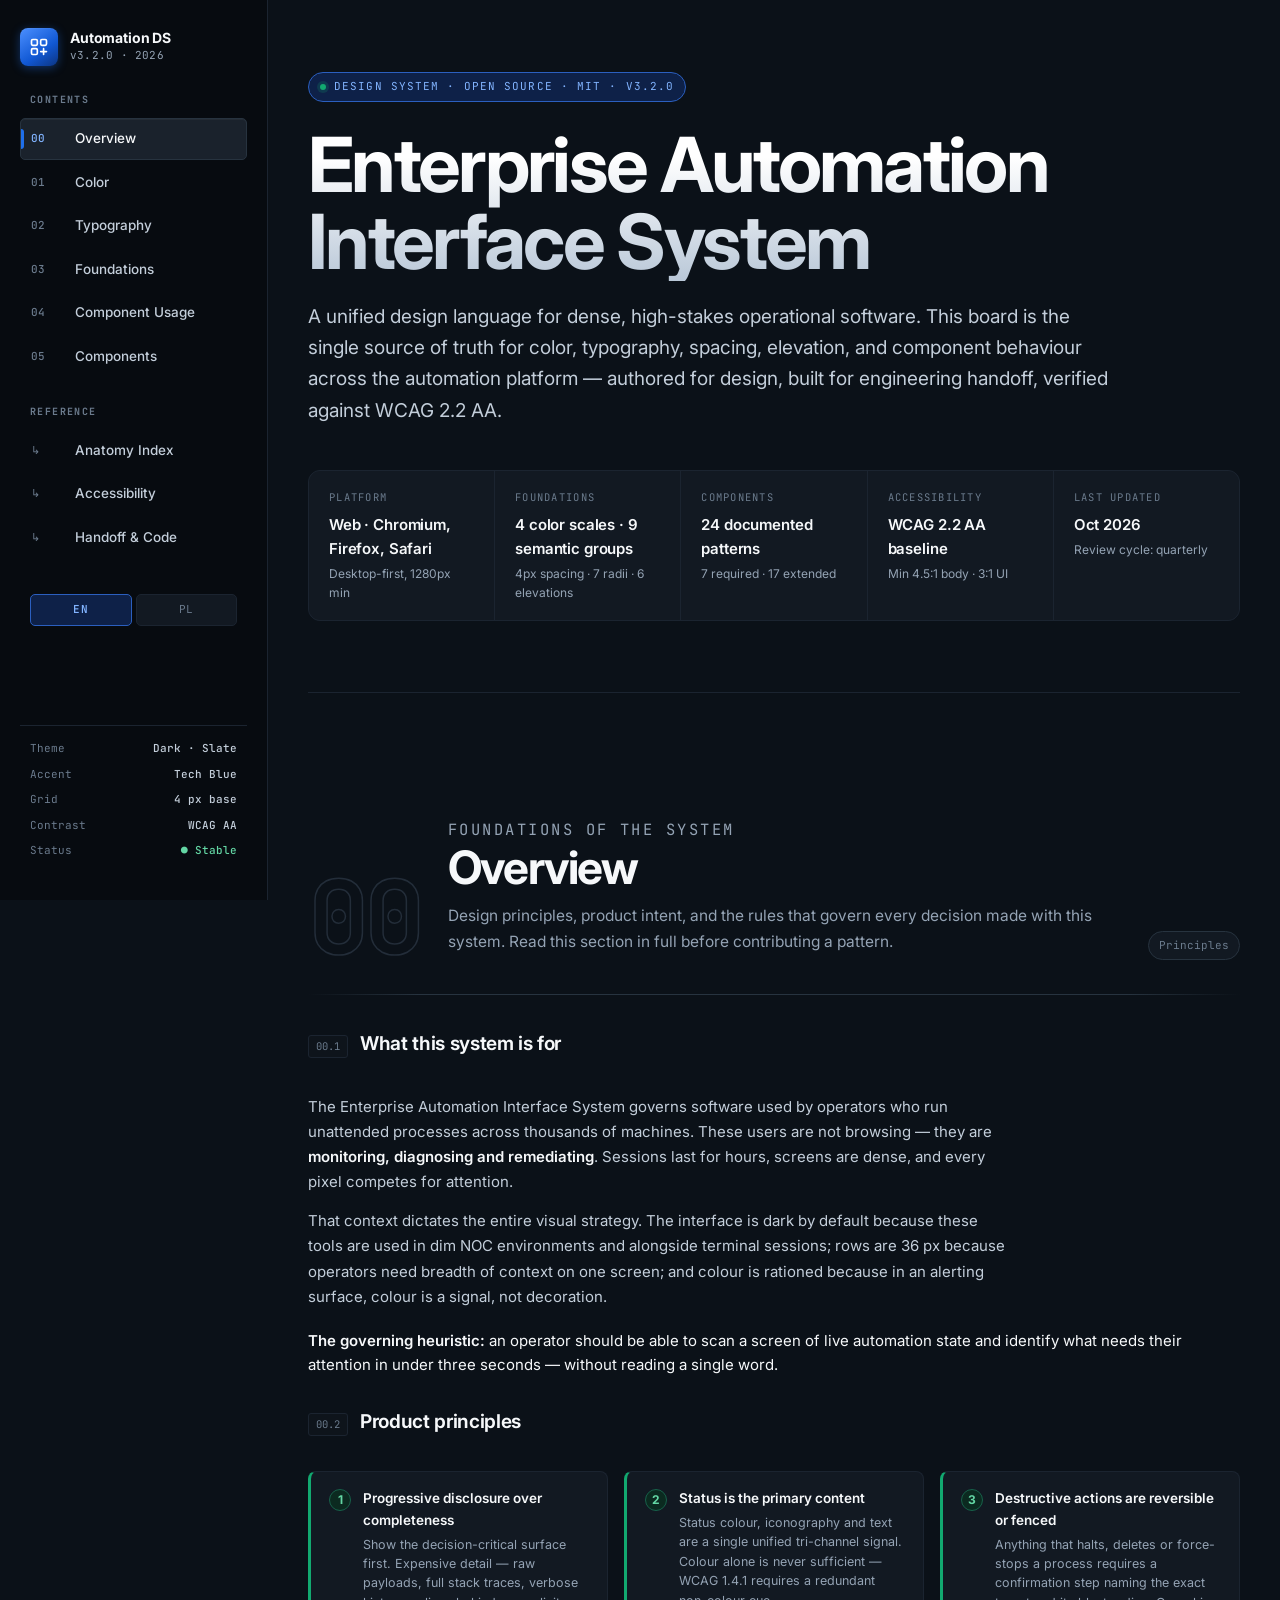
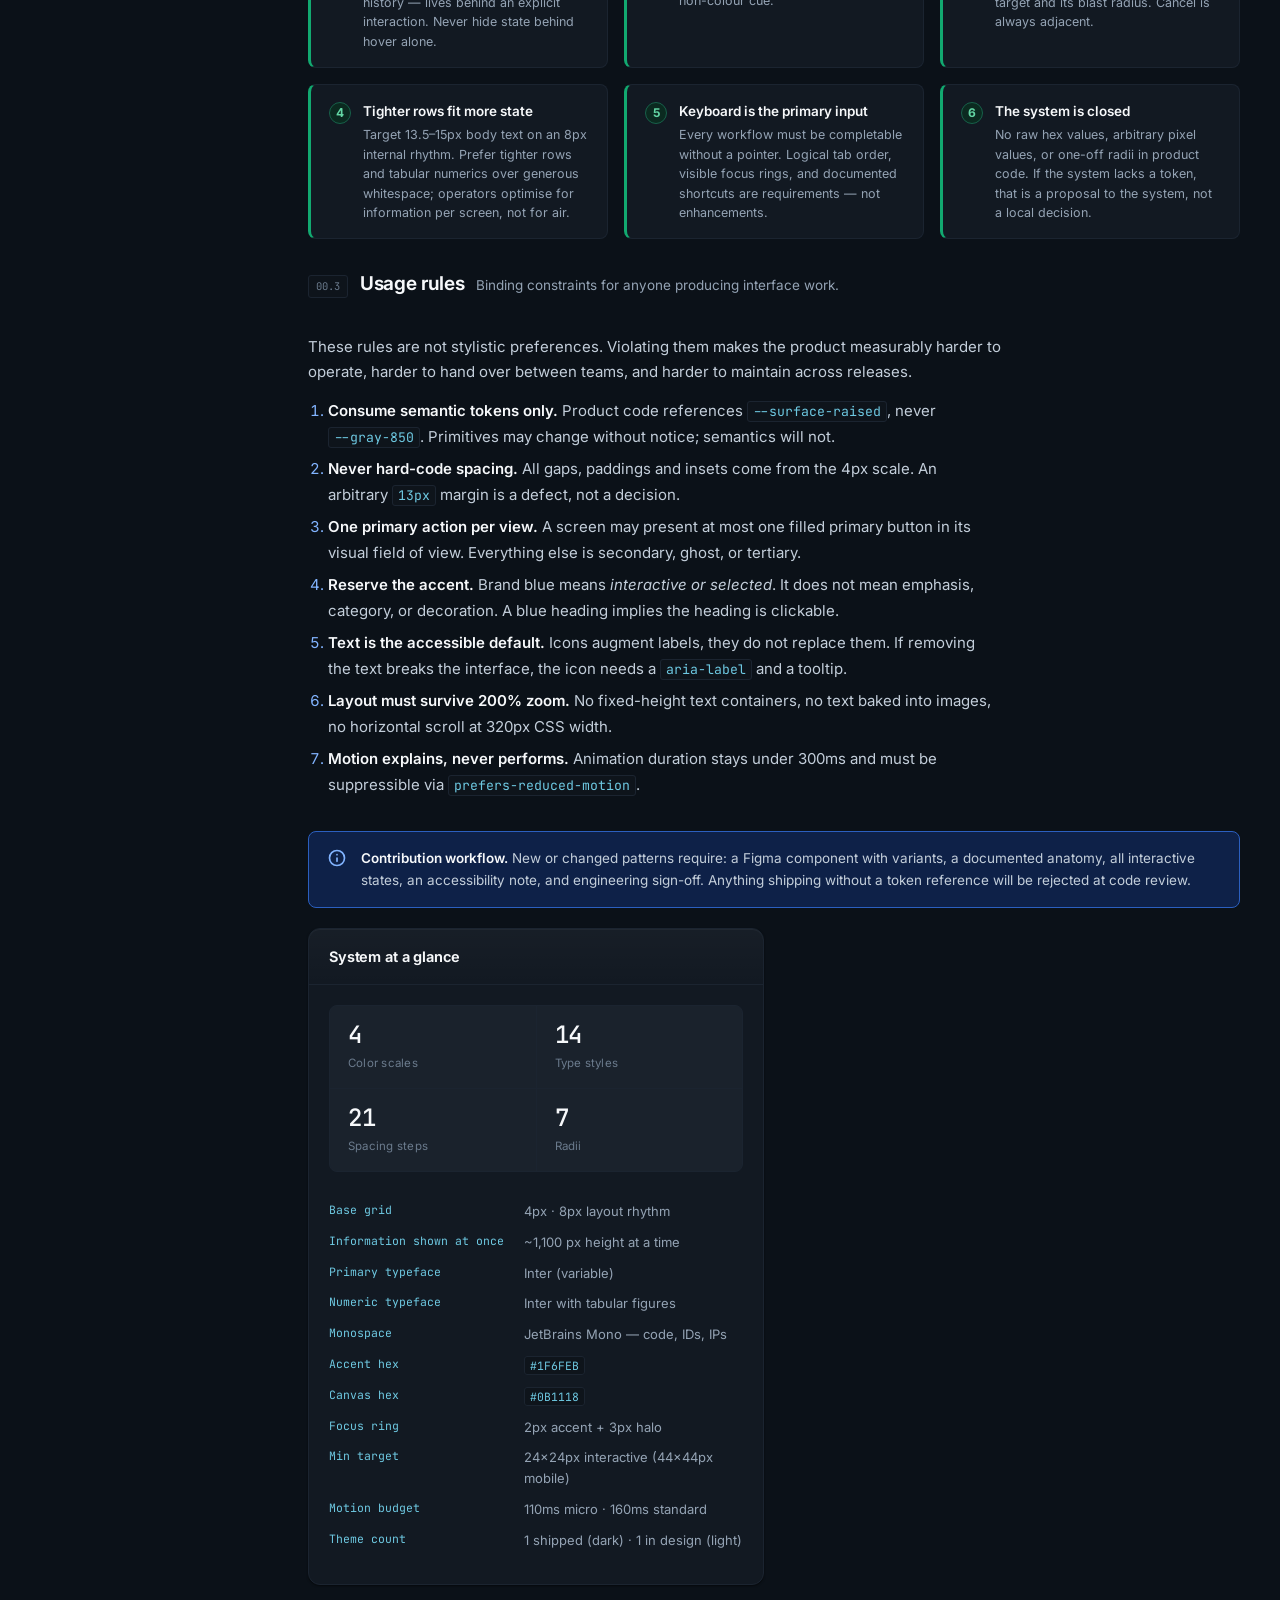
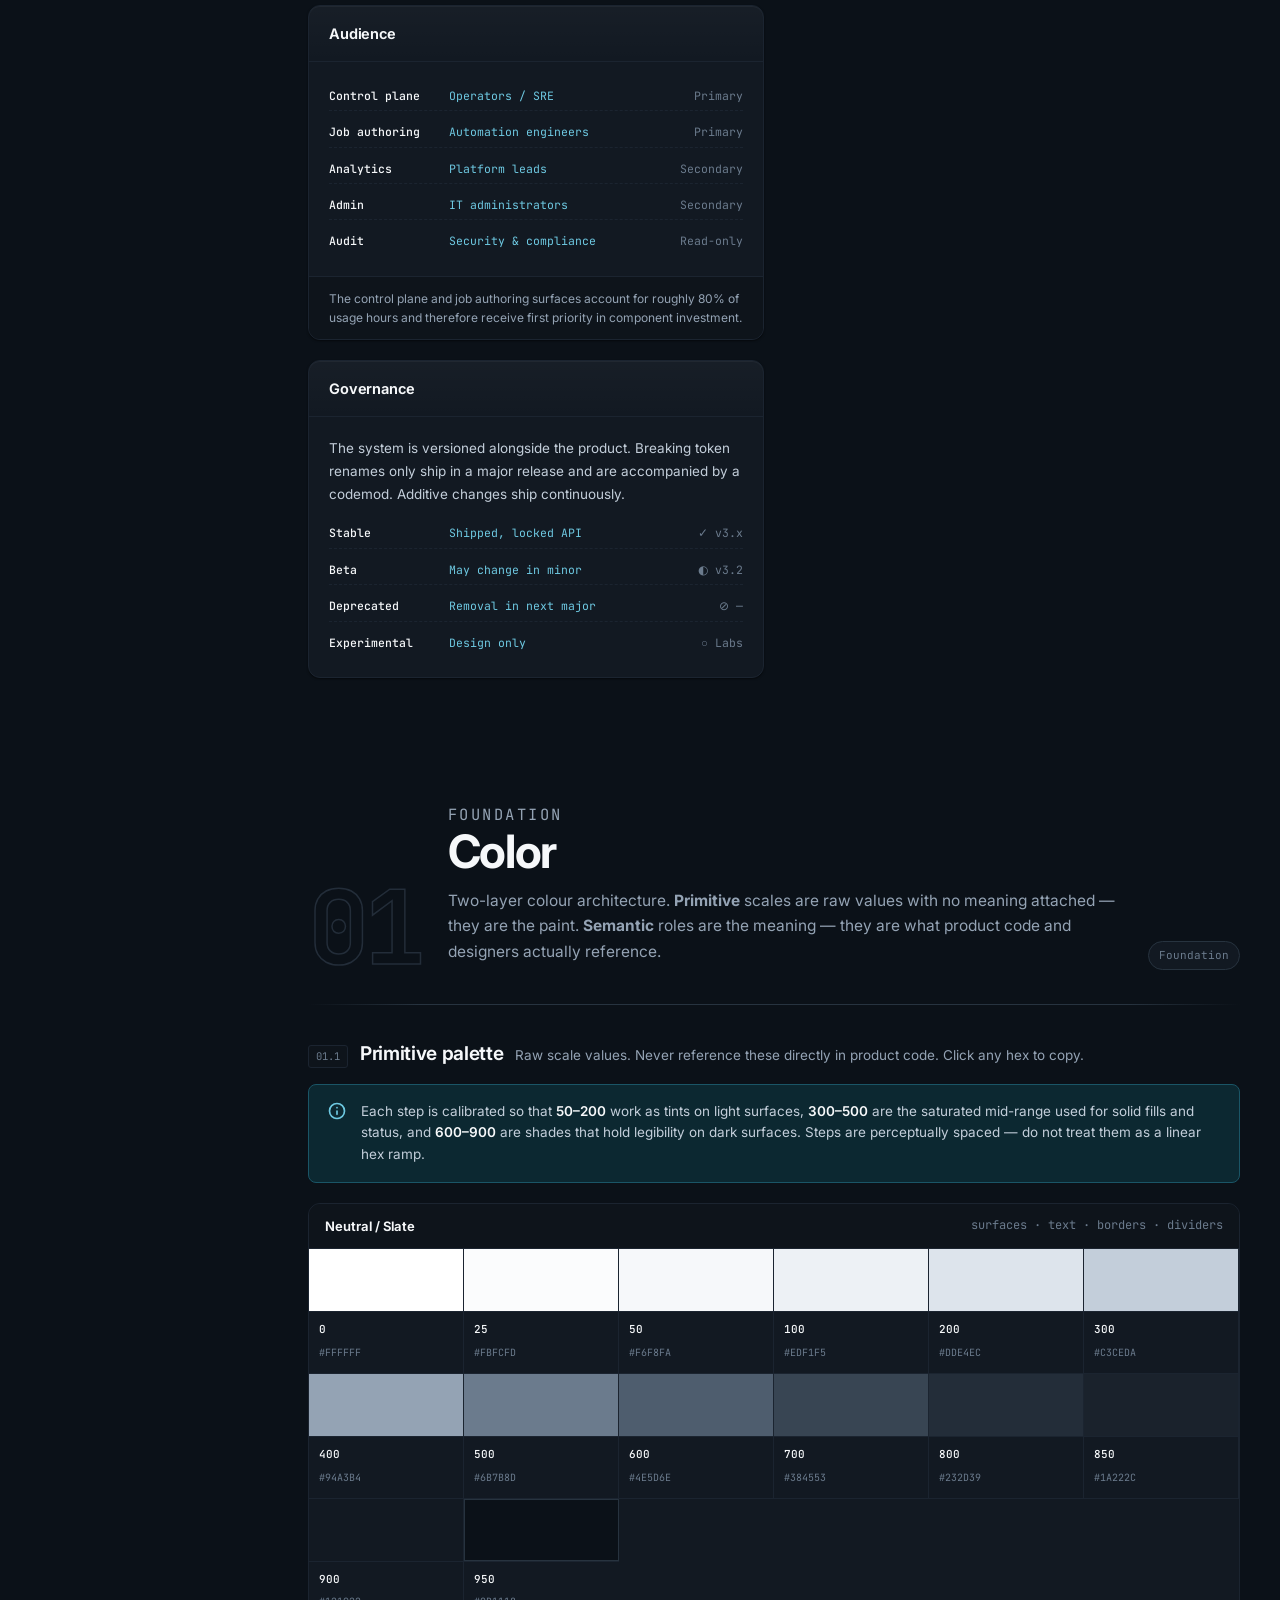
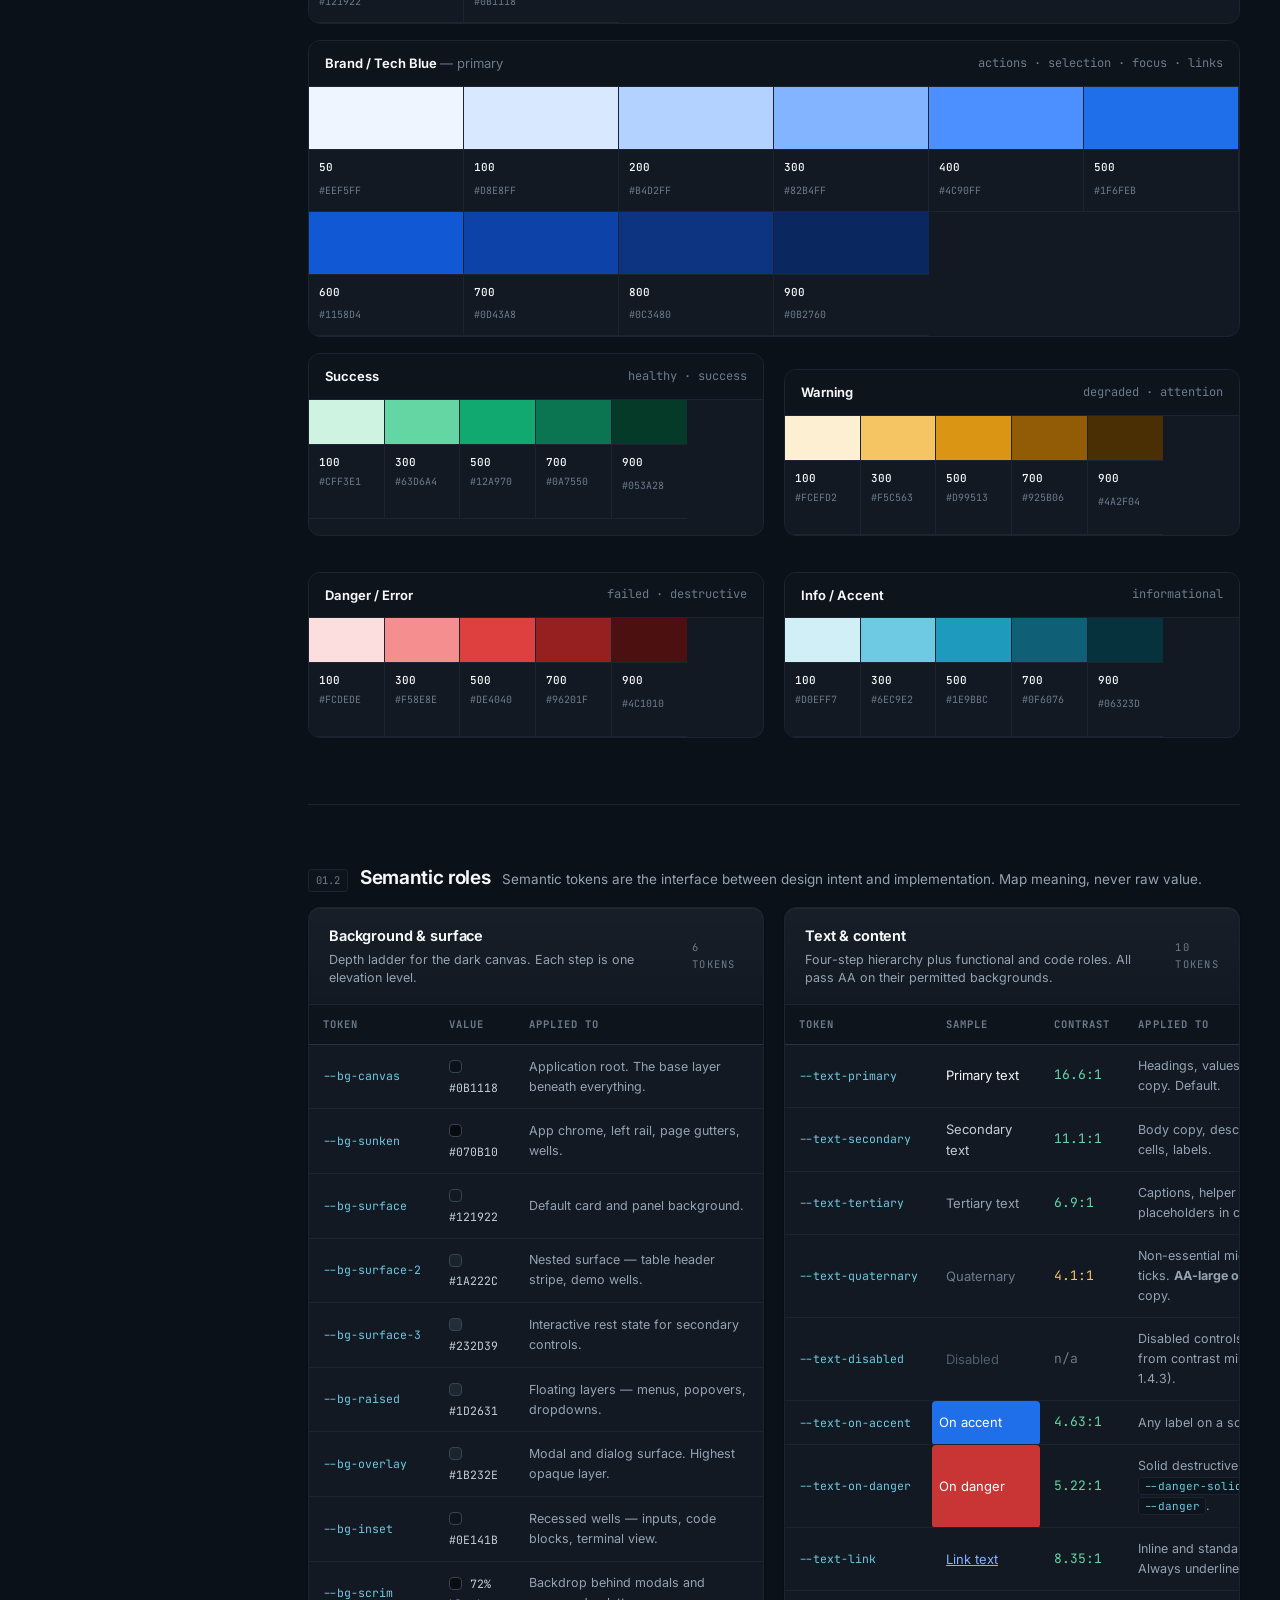
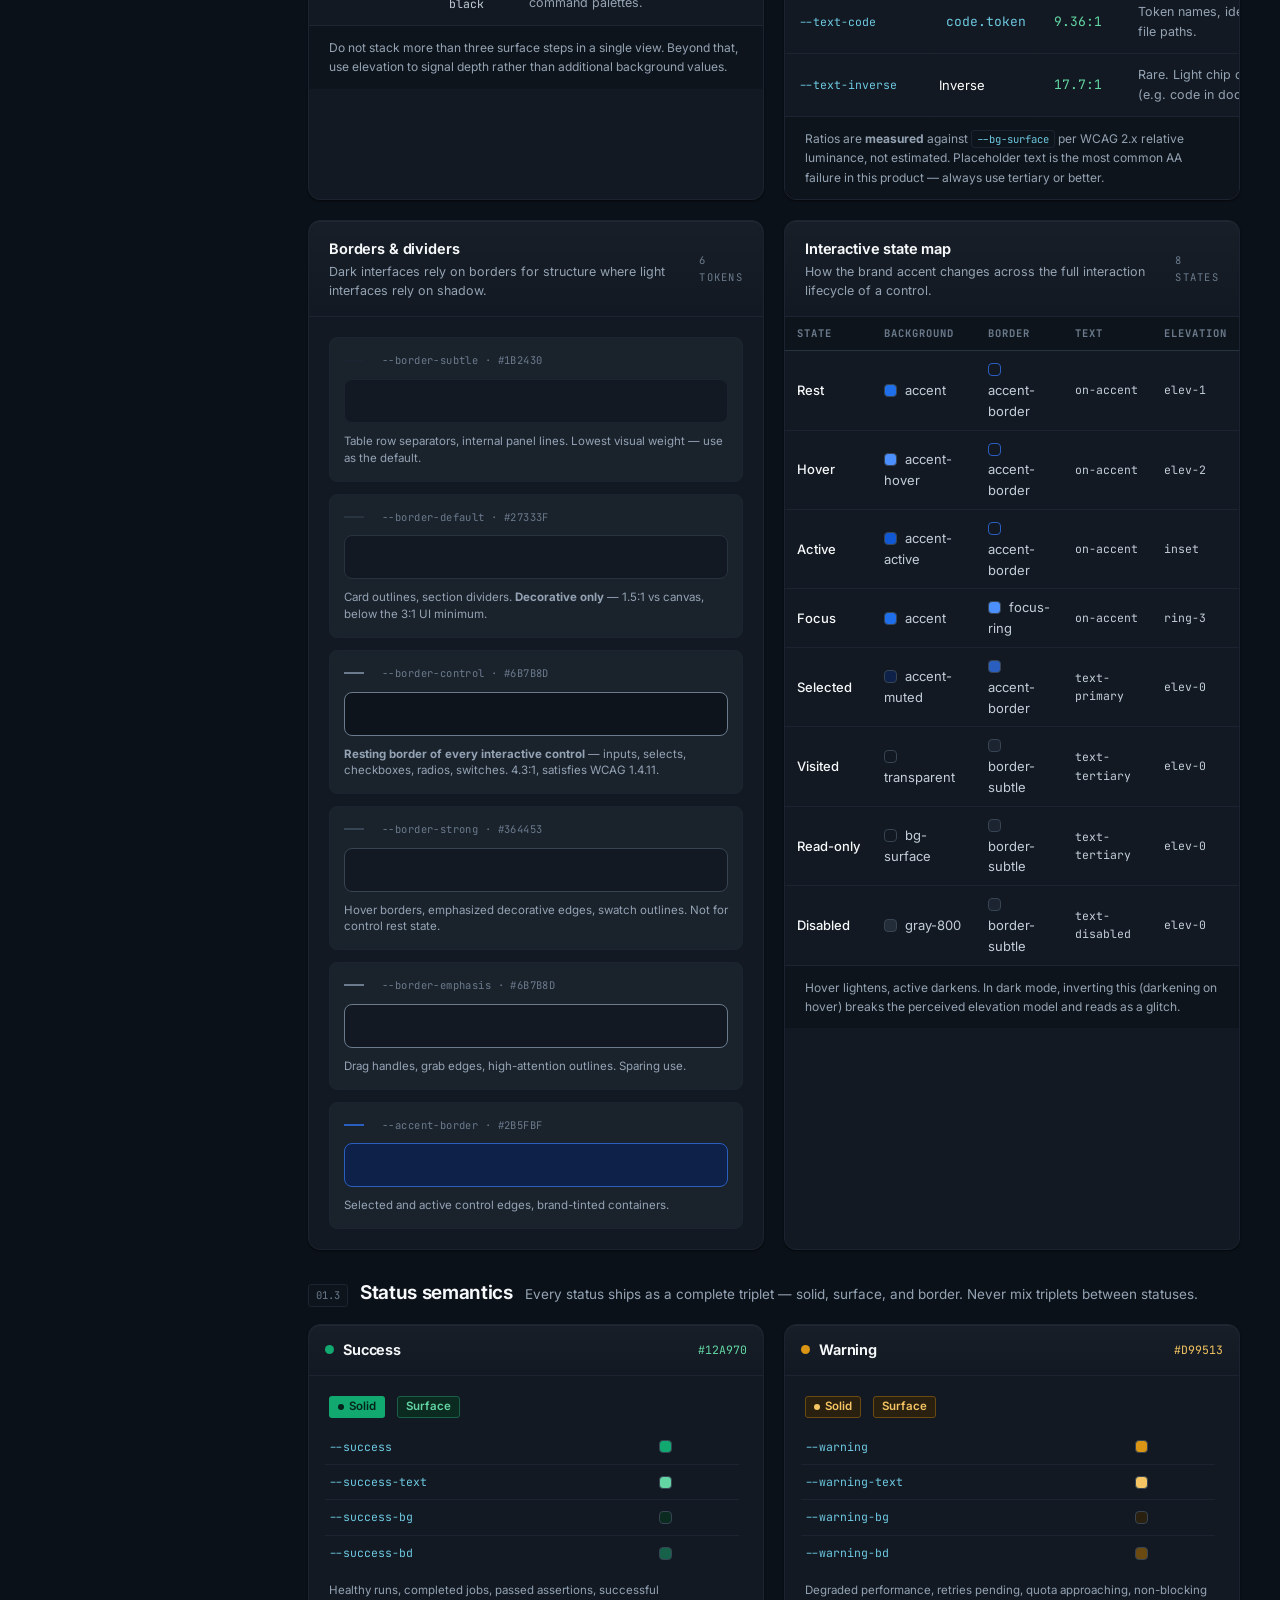
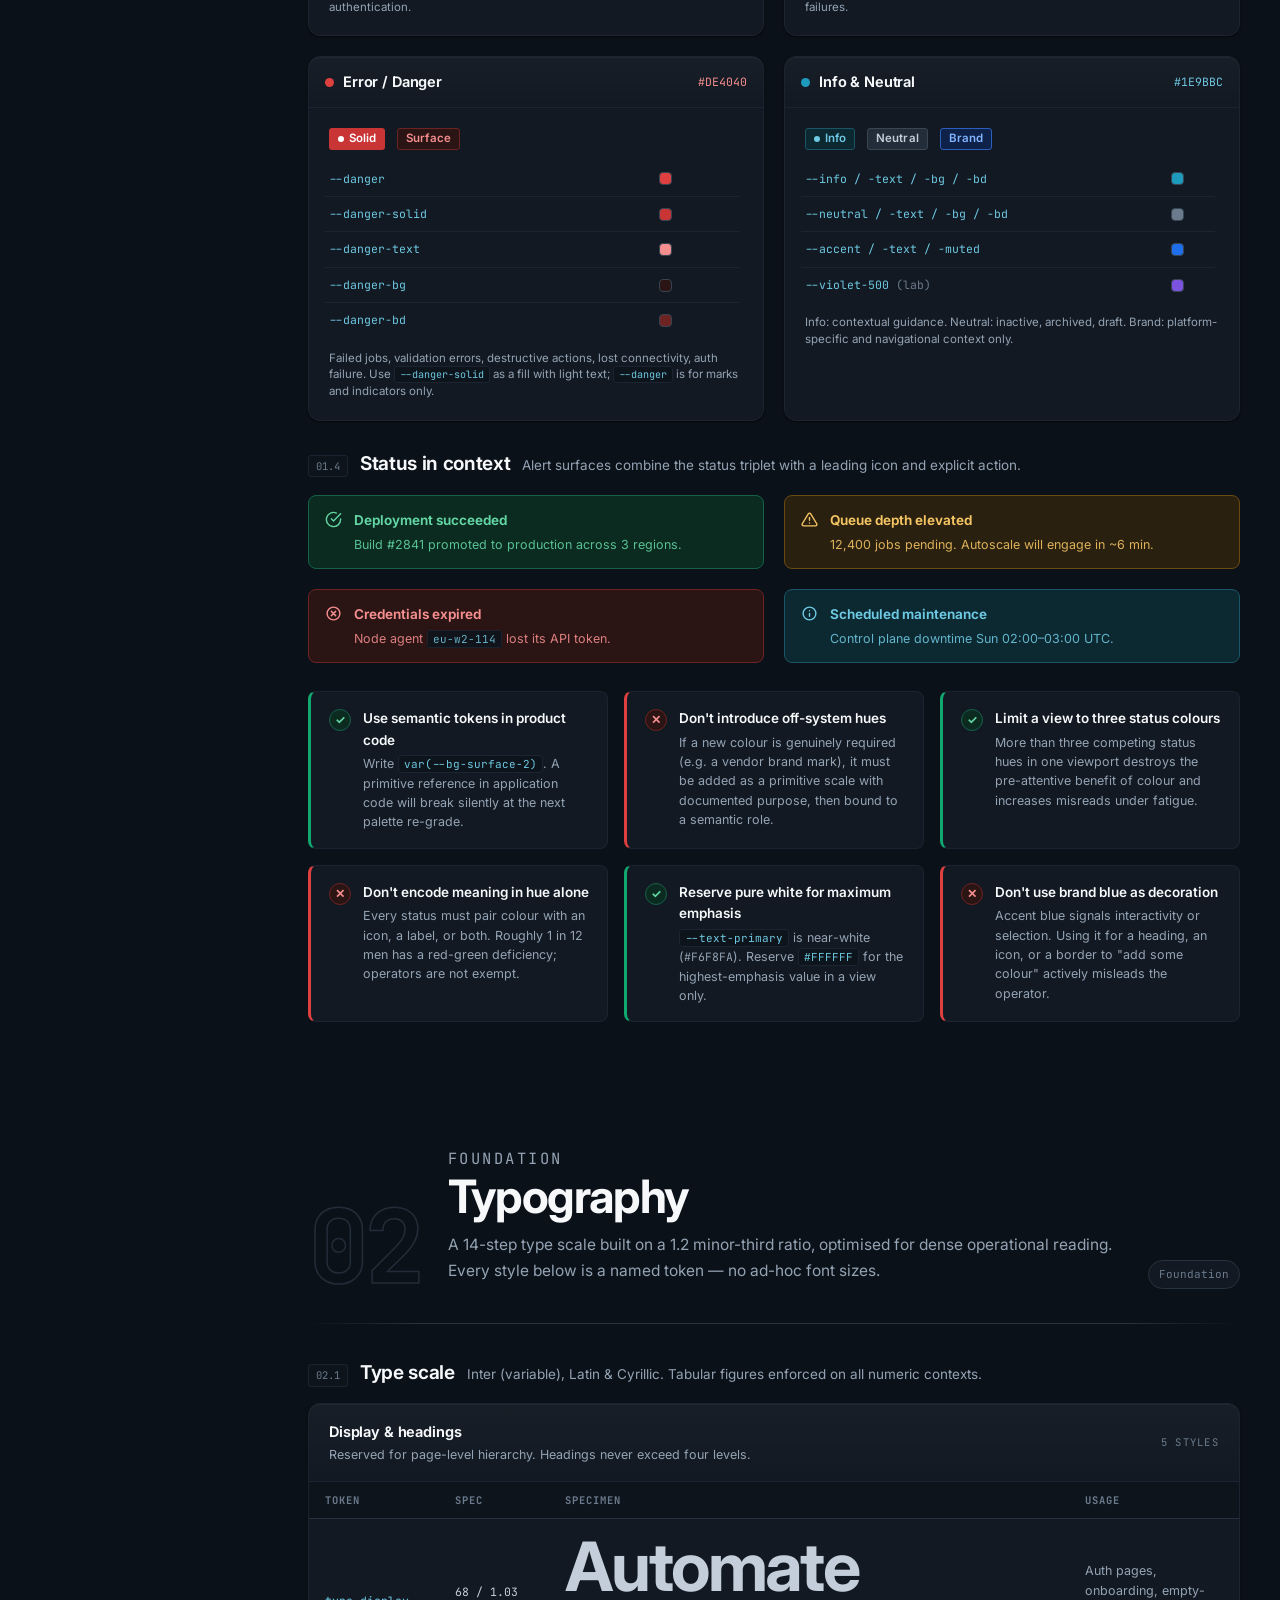
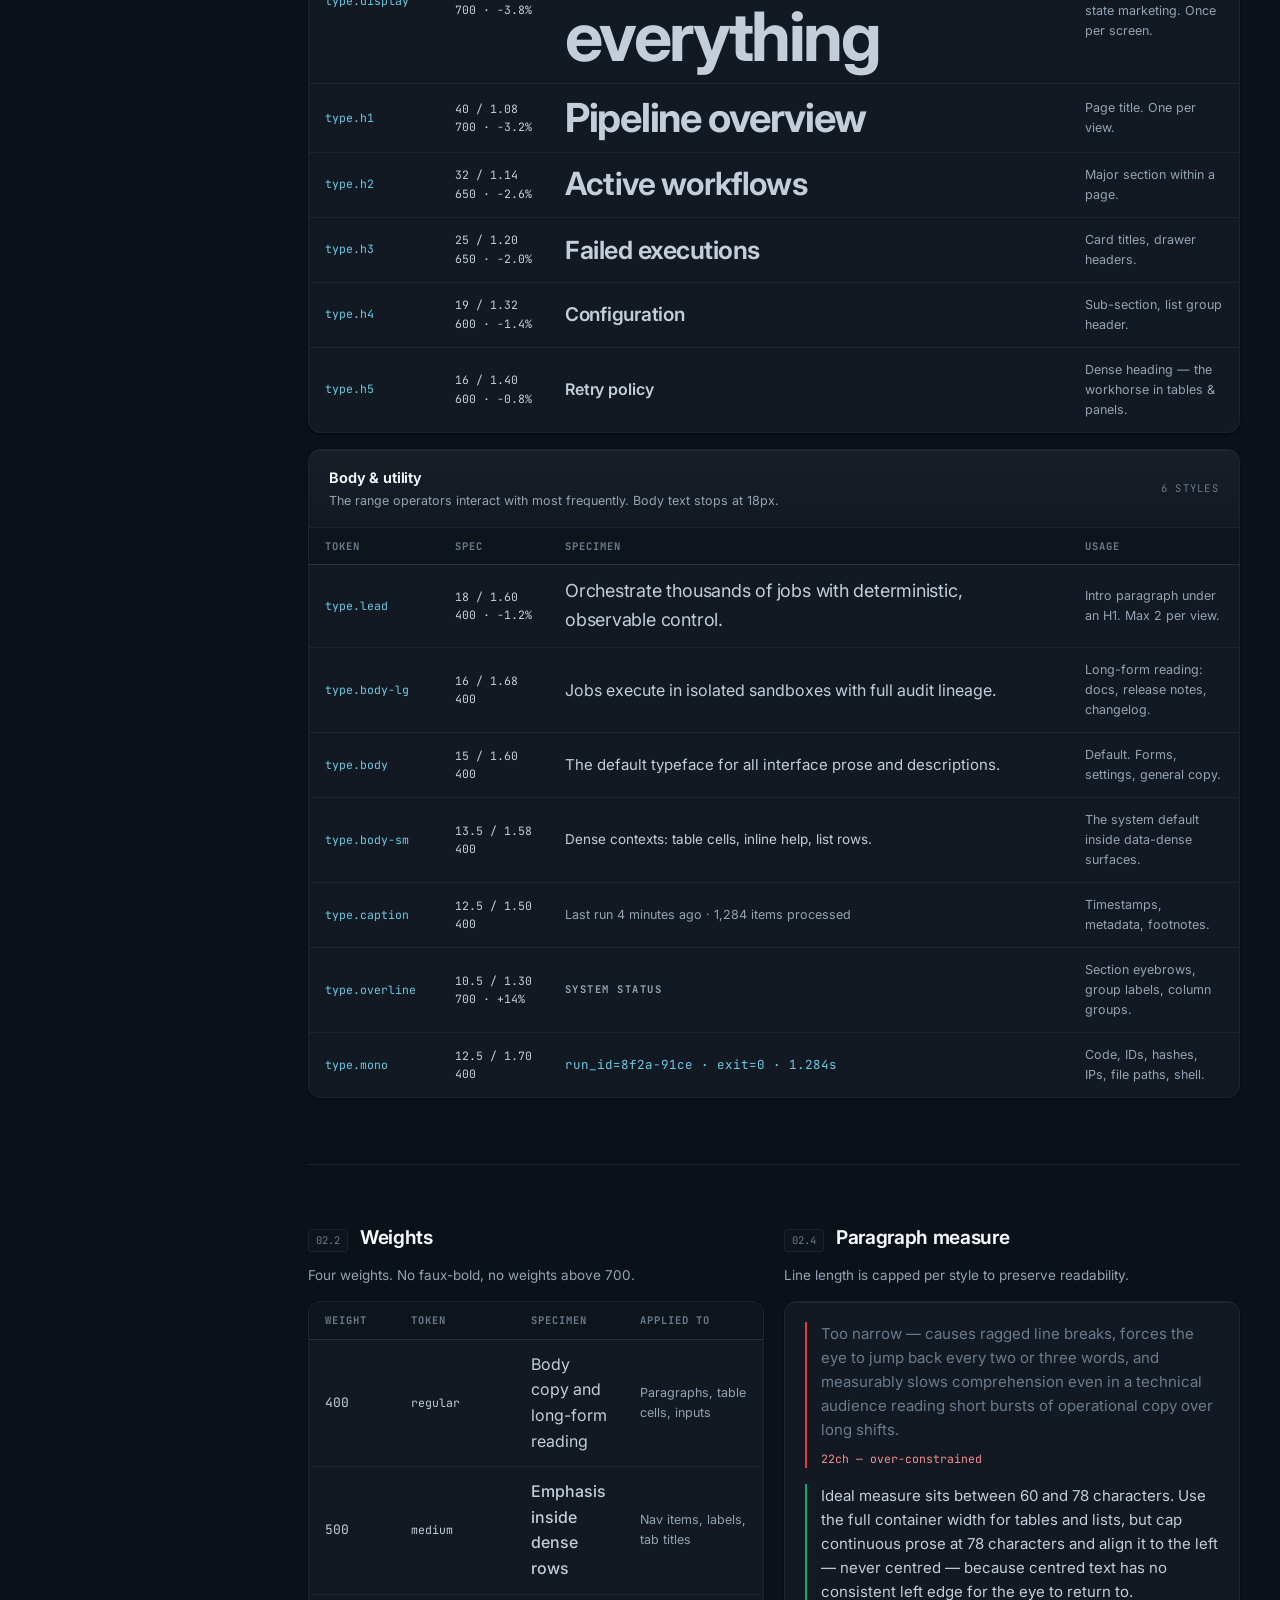
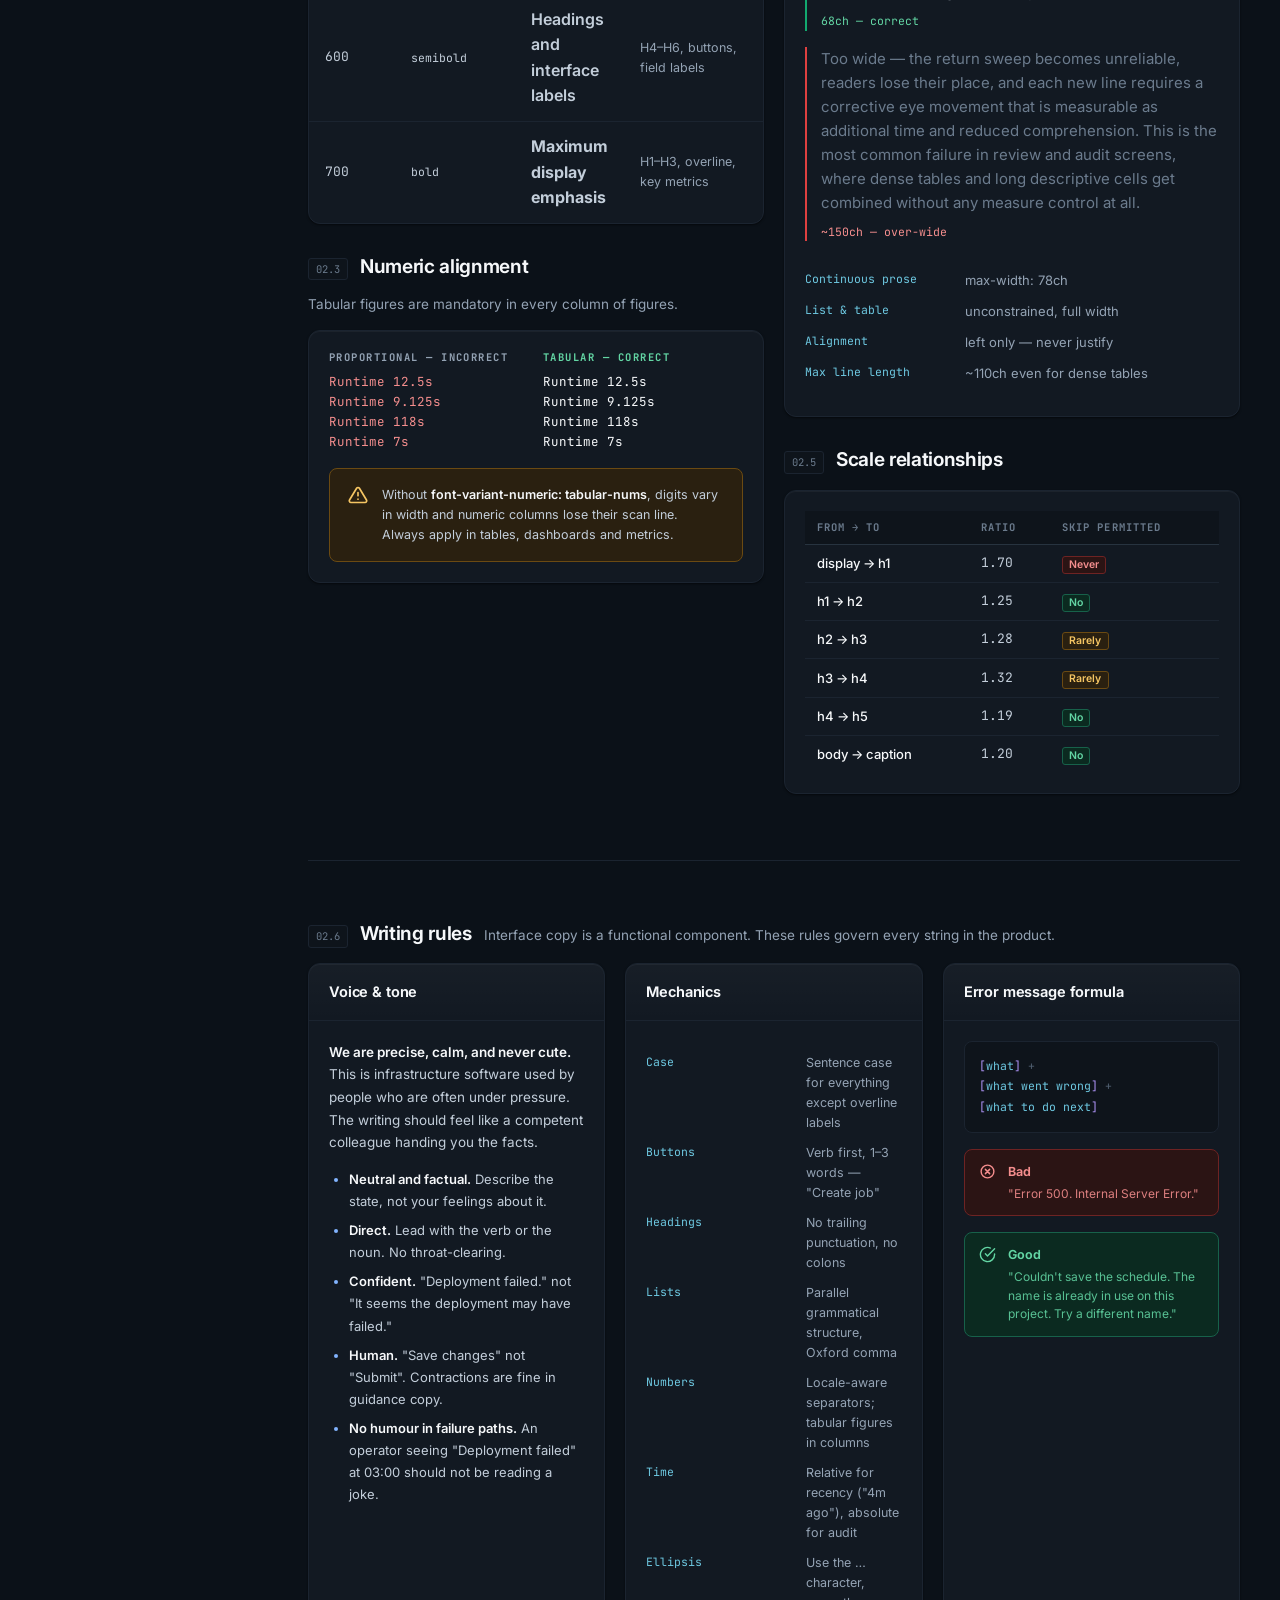
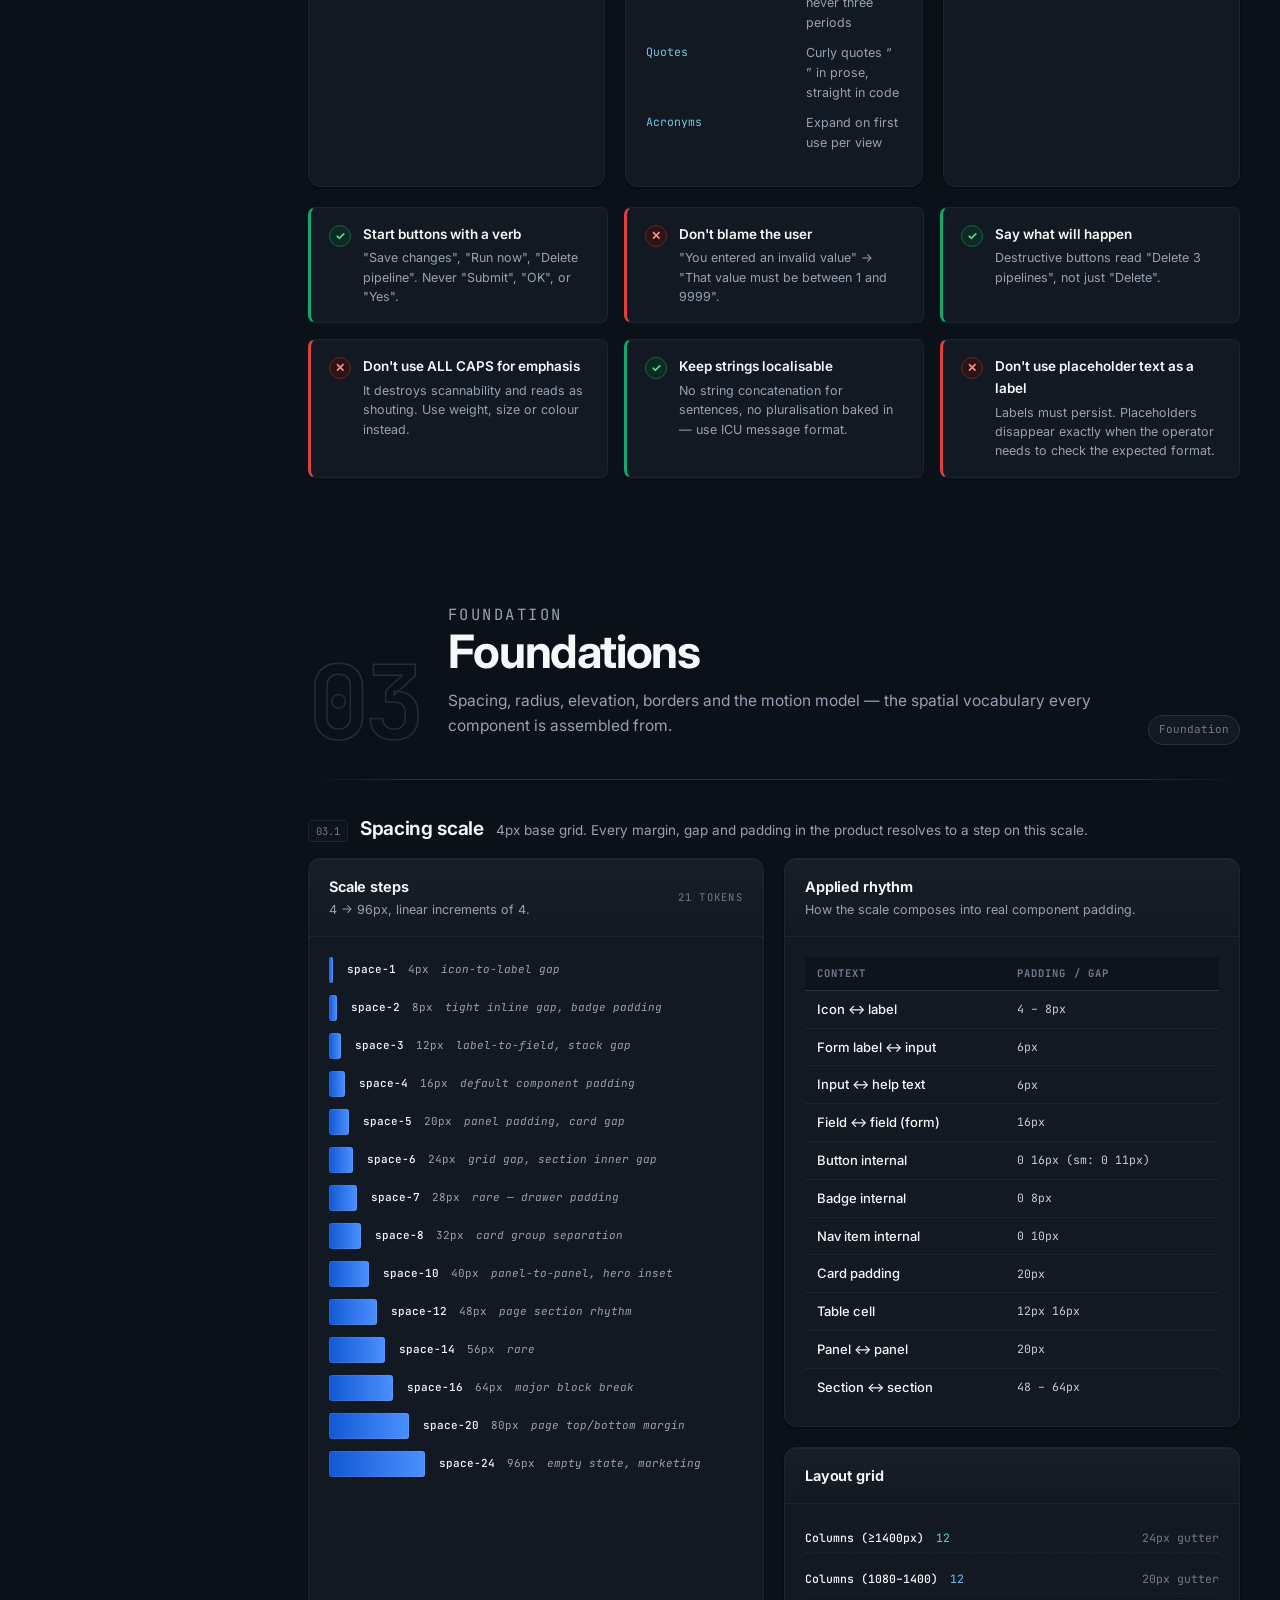
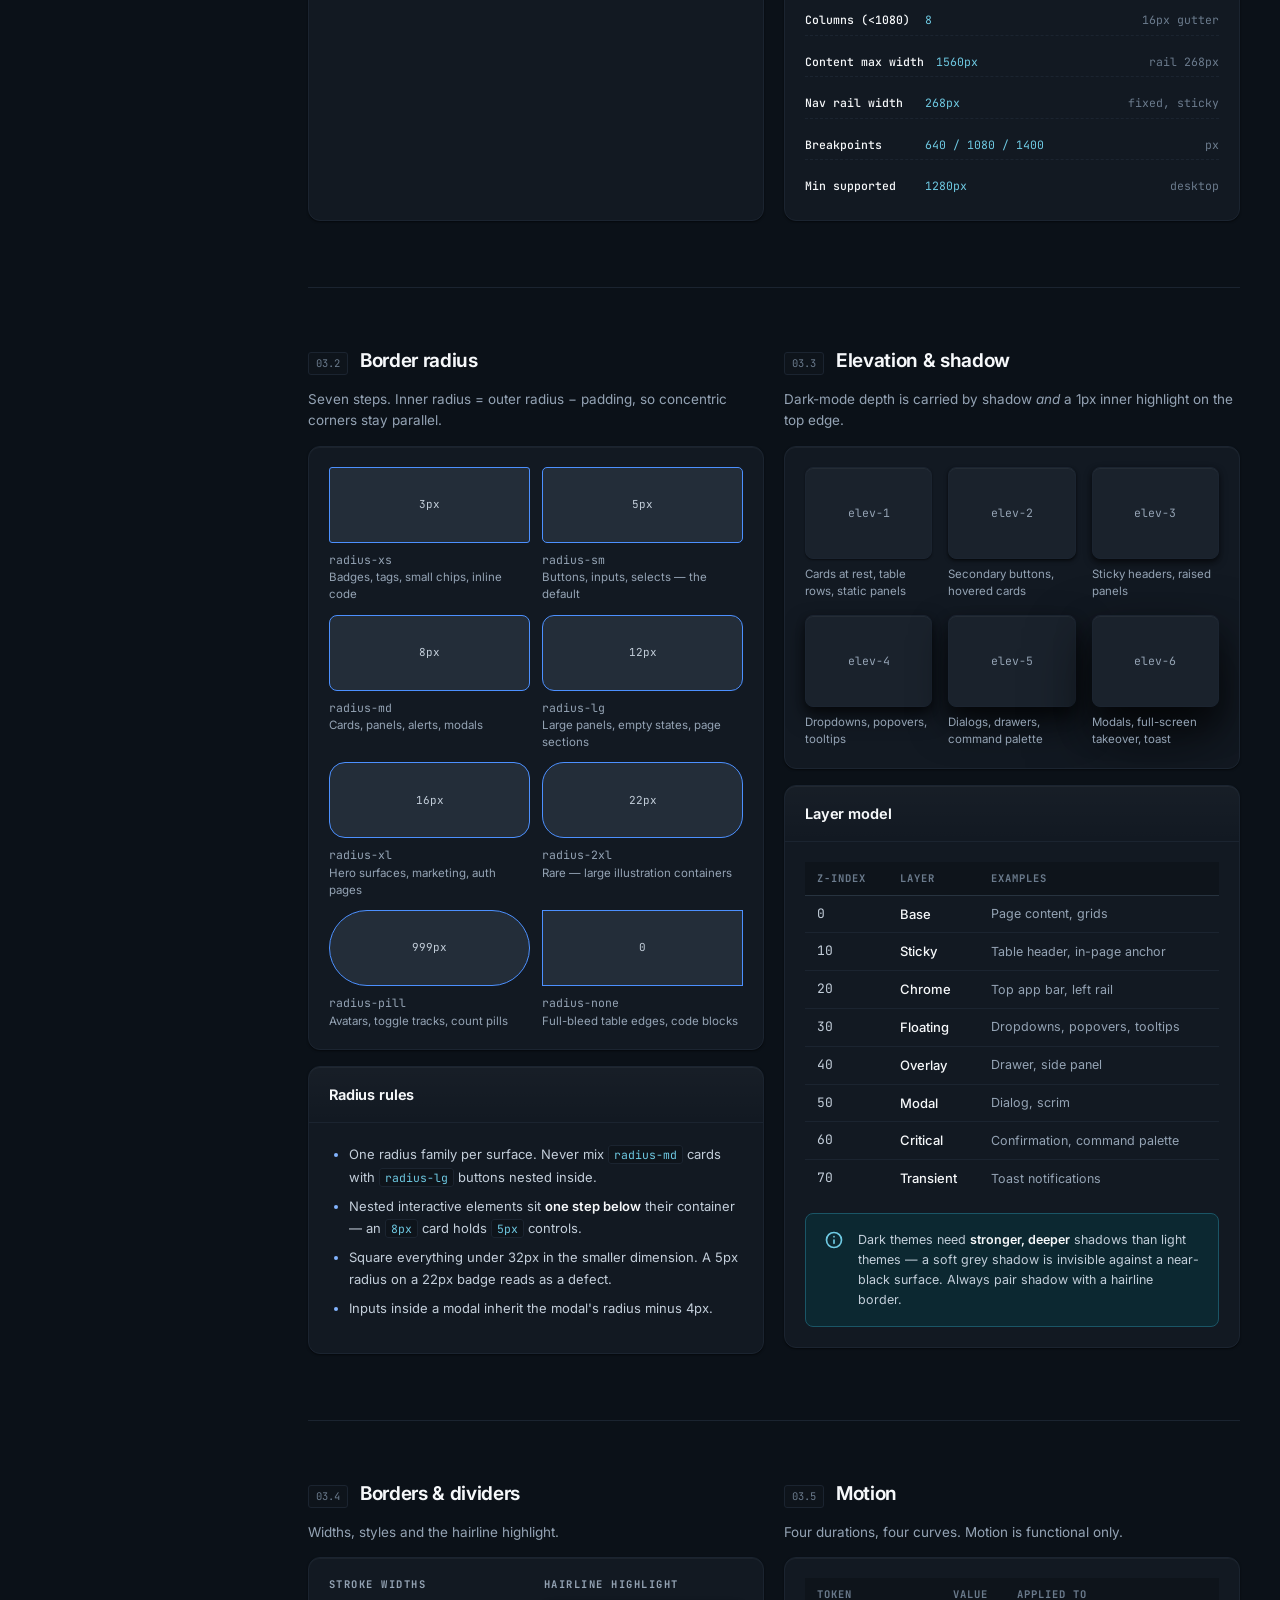
<file: index.html>
<!DOCTYPE html>
<html lang="en" data-theme="dark">
<head>
<meta charset="UTF-8" />
<meta name="viewport" content="width=device-width, initial-scale=1.0" />
<title>Enterprise Automation Platform — Design System</title>
<meta name="description" content="Production design system documentation board for an enterprise automation web application. Foundations, components, and usage guidance for developer handoff." />
<link rel="preconnect" href="https://fonts.googleapis.com" />
<link rel="preconnect" href="https://fonts.gstatic.com" crossorigin />
<link href="https://fonts.googleapis.com/css2?family=Inter:wght@400;500;600;700&family=JetBrains+Mono:wght@400;500&display=swap" rel="stylesheet" />
<style>
/* ============================================================================
   DESIGN SYSTEM — DARK THEME
   Enterprise Automation Web App · v3.2.0
   ----------------------------------------------------------------------------
   Contents
   00  Reset & base
   01  Primitive tokens (raw palette, not for direct use in product code)
   02  Semantic tokens (the only layer product code may consume)
   03  Layout primitives (rail, board, grid, section scaffolding)
   04  Typography utilities
   05  Surfaces, dividers, swatches, tables
   06  Component specimens (buttons, fields, badges, nav)
   07  Motion
   08  Responsive
   ========================================================================== */

/* ---------------------------------------------------------------- 00 RESET -- */
*, *::before, *::after { box-sizing: border-box; }
html { -webkit-text-size-adjust: 100%; scroll-behavior: smooth; scroll-padding-top: 88px; }
body {
  margin: 0;
  background: var(--bg-canvas);
  color: var(--text-primary);
  font-family: var(--font-sans);
  font-size: 15px;
  line-height: 1.6;
  -webkit-font-smoothing: antialiased;
  -moz-osx-font-smoothing: grayscale;
  font-variant-ligatures: contextual;
}
img, svg { display: block; max-width: 100%; }
button, input, select, textarea { font: inherit; color: inherit; }
a { color: var(--text-link); text-decoration: none; }
a:hover { text-decoration: underline; }
::selection { background: var(--blue-700); color: #fff; }
:focus-visible { outline: 2px solid var(--focus-ring); outline-offset: 2px; border-radius: var(--r-xs); }
@media (prefers-reduced-motion: reduce) {
  html { scroll-behavior: auto; }
  *, *::before, *::after { animation-duration: .001ms !important; transition-duration: .001ms !important; }
}

/* ------------------------------------------------------- 01 PRIMITIVE SCALE -- */
/* Raw palette. These are the ONLY literal hex values allowed in the file.    */
:root {
  /* Neutral / slate — used for surfaces, borders, text */
  --gray-0:   #ffffff;
  --gray-25:  #FBFCFD;
  --gray-50:  #F6F8FA;
  --gray-100: #EDF1F5;
  --gray-200: #DDE4EC;
  --gray-300: #C3CEDA;
  --gray-400: #94A3B4;
  --gray-500: #6B7B8D;
  --gray-600: #4E5D6E;
  --gray-700: #384553;
  --gray-800: #232D39;
  --gray-850: #1A222C;
  --gray-900: #121922;
  --gray-950: #0B1118;

  /* Brand — tech blue */
  --blue-50:  #EEF5FF;
  --blue-100: #D8E8FF;
  --blue-200: #B4D2FF;
  --blue-300: #82B4FF;
  --blue-400: #4C90FF;
  --blue-500: #1F6FEB;
  --blue-600: #1158D4;
  --blue-700: #0D43A8;
  --blue-800: #0C3480;
  --blue-900: #0B2760;

  /* Status */
  --green-100: #CFF3E1;  --green-300: #63D6A4;  --green-500: #12A970;  --green-700: #0A7550;  --green-900: #053A28;
  --amber-100: #FCEFD2;  --amber-300: #F5C563;  --amber-500: #D99513;  --amber-700: #925B06;  --amber-900: #4A2F04;
  --red-100:   #FCDEDE;  --red-300:   #F58E8E;  --red-500:   #DE4040;  --red-700:   #96201F;  --red-900:   #4C1010;
  --violet-100:#E6DDFE;  --violet-300:#AE93F7;  --violet-500:#7C53E0;  --violet-700:#4E2C9E;  --violet-900:#28154F;
  --cyan-100:  #D0EFF7;  --cyan-300:  #6EC9E2;  --cyan-500:  #1E9BBC;  --cyan-700:  #0F6076;  --cyan-900:  #06323D;

  /* Spacing — 4px base grid */
  --sp-0: 0;      --sp-1: 4px;    --sp-2: 8px;    --sp-3: 12px;   --sp-4: 16px;
  --sp-5: 20px;   --sp-6: 24px;   --sp-7: 28px;   --sp-8: 32px;   --sp-10: 40px;
  --sp-12: 48px;  --sp-14: 56px;  --sp-16: 64px;  --sp-20: 80px;  --sp-24: 96px;

  /* Radius */
  --r-xs: 3px; --r-sm: 5px; --r-md: 8px; --r-lg: 12px; --r-xl: 16px; --r-2xl: 22px; --r-pill: 999px;

  /* Font */
  --font-sans: 'Inter', -apple-system, BlinkMacSystemFont, 'Segoe UI', Roboto, Helvetica, Arial, sans-serif;
  --font-mono: 'JetBrains Mono', ui-monospace, SFMono-Regular, 'SF Mono', Menlo, Consolas, monospace;
}

/* --------------------------------------------------------- 02 SEMANTIC API -- */
/* The supported contract. Product code references these, never primitives.  */
:root {
  /* Canvas & surfaces */
  --bg-canvas:      var(--gray-950);
  --bg-sunken:      #070B10;
  --bg-surface:     var(--gray-900);
  --bg-surface-2:   var(--gray-850);
  --bg-surface-3:   var(--gray-800);
  --bg-raised:      #1D2631;
  --bg-overlay:     #1B232E;
  --bg-inset:       #0E141B;
  --bg-scrim:       rgba(5, 8, 12, .72);

  /* Text */
  --text-primary:   var(--gray-50);
  --text-secondary: var(--gray-300);
  --text-tertiary:  var(--gray-400);
  --text-quaternary:var(--gray-500);
  --text-disabled:  var(--gray-600);
  --text-on-accent: #ffffff;
  --text-link:      var(--blue-300);
  --text-link-hover:var(--blue-200);
  --text-code:      var(--cyan-300);
  --text-inverse:   var(--gray-900);

  /* Borders */
  --border-subtle:  #1B2430;
  --border-default: #27333F;
  --border-strong:  #364453;
  --border-control: #6B7B8D;  /* 3:1+ vs own background — WCAG 1.4.11 */
  --border-emphasis:var(--gray-500);
  --border-inverse: var(--gray-200);

  /* Brand / interactive */
  --accent:         var(--blue-500);
  --accent-hover:   var(--blue-400);
  --accent-active:  var(--blue-600);
  --accent-subtle:  #12294F;
  --accent-muted:   #0E2148;
  --accent-border:  #2B5FBF;
  --accent-text:    var(--blue-300);
  --focus-ring:     var(--blue-400);
  --selection-bg:   var(--blue-700);

  /* Status — core */
  --success:      var(--green-500);
  --success-text: var(--green-300);
  --success-bg:   #0B2A20;
  --success-bd:   #17614A;
  --warning:      var(--amber-500);
  --warning-text: var(--amber-300);
  --warning-bg:   #2A2010;
  --warning-bd:   #6B4A12;
  --danger:       var(--red-500);
  --danger-solid: #C93434;      /* white text on this = 5.22:1 (AA) */
  --danger-text:  var(--red-300);
  --danger-bg:    #2B1414;
  --danger-bd:    #6E2323;
  --info:         var(--cyan-500);
  --info-text:    var(--cyan-300);
  --info-bg:      #0C2831;
  --info-bd:      #1A5566;
  --neutral:      var(--gray-500);
  --neutral-text: var(--gray-300);
  --neutral-bg:   var(--gray-800);
  --neutral-bd:   var(--gray-700);

  /* Elevation — dark mode uses deep ambient occlusion + hairline highlight */
  --elev-0: none;
  --elev-1: 0 1px 2px rgba(0,0,0,.5);
  --elev-2: 0 2px 4px rgba(0,0,0,.45), 0 1px 2px rgba(0,0,0,.4);
  --elev-3: 0 4px 8px rgba(0,0,0,.45), 0 2px 4px rgba(0,0,0,.35);
  --elev-4: 0 10px 20px rgba(0,0,0,.5), 0 4px 8px rgba(0,0,0,.4);
  --elev-5: 0 18px 36px rgba(0,0,0,.55), 0 8px 16px rgba(0,0,0,.45);
  --elev-6: 0 32px 64px rgba(0,0,0,.6), 0 16px 32px rgba(0,0,0,.5);
  --elev-focus: 0 0 0 3px rgba(31,111,235,.32);
  --hairline: inset 0 1px 0 rgba(255,255,255,.045);
}

/* ------------------------------------------------------------ 03 LAYOUT API -- */
:root {
  --rail-w: 268px;
  --board-max: 1560px;
  --gutter: 40px;
  --sec-gap: 104px;
}

body { display: flex; min-height: 100vh; }

/* Left rail — index */
.rail {
  width: var(--rail-w);
  flex: 0 0 var(--rail-w);
  position: sticky;
  top: 0;
  height: 100vh;
  overflow-y: auto;
  overscroll-behavior: contain;
  background: var(--bg-sunken);
  border-right: 1px solid var(--border-subtle);
  padding: 28px 20px 40px;
  display: flex;
  flex-direction: column;
  gap: 26px;
  z-index: 40;
}
.rail::-webkit-scrollbar { width: 8px; }
.rail::-webkit-scrollbar-track { background: transparent; }
.rail::-webkit-scrollbar-thumb { background: var(--gray-800); border-radius: 99px; border: 2px solid var(--bg-sunken); }
.rail::-webkit-scrollbar-thumb:hover { background: var(--gray-700); }

.brand { display: flex; align-items: center; gap: 12px; }
.brand__mark {
  width: 38px; height: 38px; flex: none;
  border-radius: var(--r-md);
  background: linear-gradient(145deg, var(--blue-400), var(--blue-600) 60%, var(--blue-800));
  display: grid; place-items: center;
  box-shadow: 0 2px 10px rgba(31,111,235,.4), var(--hairline);
}
.brand__mark svg { width: 20px; height: 20px; }
.brand__name { font-size: 14px; font-weight: 700; letter-spacing: -.01em; line-height: 1.25; }
.brand__sub { font-size: 11px; color: var(--text-tertiary); font-family: var(--font-mono); letter-spacing: .02em; }

.rail__group-label {
  font-size: 10px; font-weight: 700; letter-spacing: .14em; text-transform: uppercase;
  color: var(--text-quaternary); font-family: var(--font-mono);
  padding: 0 10px; margin-bottom: 10px;
}
.rail nav { display: flex; flex-direction: column; gap: 2px; }
.rail nav a {
  display: grid; grid-template-columns: 34px 1fr; align-items: center; gap: 10px;
  padding: 9px 10px; border-radius: var(--r-sm);
  color: var(--text-secondary); font-size: 13.5px; font-weight: 500;
  text-decoration: none; transition: background .14s ease, color .14s ease;
  border: 1px solid transparent;
}
.rail nav a .n { font-family: var(--font-mono); font-size: 11px; color: var(--text-quaternary); letter-spacing: .02em; }
.rail nav a:hover { background: var(--bg-surface); color: var(--text-primary); text-decoration: none; }
.rail nav a.is-active {
  background: var(--bg-surface-2); color: var(--text-primary);
  border-color: var(--border-default);
  box-shadow: var(--hairline);
}
.rail nav a.is-active .n { color: var(--accent-text); }
.rail nav a.is-active::before {
  content: ""; position: absolute; left: 0; width: 3px; height: 20px;
  background: var(--accent); border-radius: 0 3px 3px 0;
}
.rail nav a { position: relative; }

  /* Language switcher — href and aria-current are rewritten by tools/build-i18n.mjs */
  .rail__lang { display: flex; gap: 4px; padding: 10px; }
  .rail__lang a {
    flex: 1 1 0; text-align: center;
    padding: 6px 0; border-radius: var(--r-sm);
    font-family: var(--font-mono); font-size: 11px; letter-spacing: .04em;
    color: var(--text-quaternary); text-decoration: none;
    border: 1px solid var(--border-subtle); background: var(--bg-surface);
    transition: color .13s ease, background-color .13s ease, border-color .13s ease;
  }
  .rail__lang a:hover { color: var(--text-primary); background: var(--bg-surface-2); text-decoration: none; }
  .rail__lang a[aria-current="true"] {
    color: var(--accent-text); background: var(--accent-muted);
    border-color: var(--accent-border); font-weight: 600;
  }

.rail__meta { margin-top: auto; display: flex; flex-direction: column; gap: 8px; padding: 14px 10px 0; border-top: 1px solid var(--border-subtle); }
.rail__meta-row { display: flex; justify-content: space-between; font-size: 11px; font-family: var(--font-mono); color: var(--text-quaternary); }
.rail__meta-row b { color: var(--text-secondary); font-weight: 500; }

/* Main board */
.board { flex: 1 1 auto; min-width: 0; }
.board__inner { max-width: var(--board-max); margin: 0 auto; padding: 0 var(--gutter) 80px; }

/* Cover */
.cover { padding: 72px 0 56px; border-bottom: 1px solid var(--border-subtle); margin-bottom: var(--sec-gap); }
.cover__eyebrow {
  display: inline-flex; align-items: center; gap: 8px;
  font-family: var(--font-mono); font-size: 11px; letter-spacing: .1em; text-transform: uppercase;
  color: var(--accent-text); background: var(--accent-muted); border: 1px solid var(--accent-border);
  padding: 5px 11px; border-radius: var(--r-pill); margin-bottom: 24px;
}
.dot { width: 6px; height: 6px; border-radius: 50%; background: var(--success); box-shadow: 0 0 0 3px rgba(18,169,112,.18); }
.cover h1 {
  margin: 0 0 8px; font-size: clamp(40px, 6vw, 76px); line-height: 1.02; letter-spacing: -.035em; font-weight: 700;
  background: linear-gradient(180deg, #FFFFFF 20%, #9FB3C9 130%);
  -webkit-background-clip: text; background-clip: text; color: transparent;
}
.cover__lede { font-size: 19px; line-height: 1.65; color: var(--text-secondary); max-width: 68ch; margin: 20px 0 0; }
.cover__grid { display: grid; grid-template-columns: repeat(auto-fit, minmax(180px, 1fr)); gap: 1px; background: var(--border-subtle); border: 1px solid var(--border-subtle); border-radius: var(--r-lg); overflow: hidden; margin-top: 44px; }
.cover__cell { background: var(--bg-surface); padding: 18px 20px; }
.cover__cell dt { font-size: 10.5px; font-family: var(--font-mono); letter-spacing: .12em; text-transform: uppercase; color: var(--text-quaternary); margin: 0 0 7px; }
.cover__cell dd { margin: 0; font-size: 15px; font-weight: 600; letter-spacing: -.01em; }
.cover__cell dd small { display: block; font-size: 12px; font-weight: 400; color: var(--text-tertiary); margin-top: 3px; letter-spacing: 0; }

/* ------------------------------------------------------- SECTION SCAFFOLDING -- */
.section { margin-bottom: var(--sec-gap); scroll-margin-top: 24px; }
.divider {
  height: 1px; border: 0; margin: 0 0 0;
  background: linear-gradient(90deg, transparent, var(--border-default) 12%, var(--border-default) 88%, transparent);
}
.section__head { display: flex; align-items: flex-end; gap: 28px; padding: 8px 0 34px; }
.section__num {
  font-family: var(--font-mono); font-size: clamp(56px, 8vw, 104px); font-weight: 700; line-height: .82;
  letter-spacing: -.05em; color: transparent; -webkit-text-stroke: 1.5px var(--gray-800);
  flex: none; user-select: none;
}
.section__title { flex: 1 1 auto; min-width: 0; padding-bottom: 6px; }
.section__kicker { font-family: var(--font-mono); font-size: 11px; letter-spacing: .16em; text-transform: uppercase; color: var(--accent-text); margin: 0 0 8px; }
.section__title h2 { margin: 0; font-size: clamp(30px, 3.6vw, 46px); line-height: 1.05; letter-spacing: -.03em; font-weight: 700; }
.section__title p { margin: 12px 0 0; font-size: 15.5px; color: var(--text-tertiary); max-width: 76ch; line-height: 1.65; }
.section__tag { flex: none; font-family: var(--font-mono); font-size: 11px; color: var(--text-quaternary); border: 1px solid var(--border-default); background: var(--bg-surface); padding: 5px 10px; border-radius: var(--r-pill); }

/* Generic layout helpers */
.stack { display: flex; flex-direction: column; }
.stack-2 { gap: 8px; } .stack-3 { gap: 12px; } .stack-4 { gap: 16px; }
.stack-5 { gap: 20px; } .stack-6 { gap: 24px; } .stack-8 { gap: 32px; } .stack-10 { gap: 40px; }

.grid { display: grid; gap: 20px; }
.g-2 { grid-template-columns: repeat(2, minmax(0,1fr)); }
.g-3 { grid-template-columns: repeat(3, minmax(0,1fr)); }
.g-4 { grid-template-columns: repeat(4, minmax(0,1fr)); }
.g-12 { grid-template-columns: repeat(12, minmax(0,1fr)); }
.span-3 { grid-column: span 3; } .span-4 { grid-column: span 4; }
.span-5 { grid-column: span 5; } .span-6 { grid-column: span 6; }
.span-7 { grid-column: span 7; } .span-8 { grid-column: span 8; }
.span-9 { grid-column: span 9; } .span-12 { grid-column: span 12; }

.row { display: flex; gap: 12px; flex-wrap: wrap; align-items: center; }
.row-end { display: flex; gap: 12px; flex-wrap: wrap; align-items: center; justify-content: flex-end; }

/* Panel */
.panel {
  background: var(--bg-surface);
  border: 1px solid var(--border-subtle);
  border-radius: var(--r-lg);
  box-shadow: var(--elev-1), var(--hairline);
  overflow: hidden;
}
.panel--flat { box-shadow: none; }
.panel--raised { box-shadow: var(--elev-3), var(--hairline); }
.panel__head {
  display: flex; align-items: center; justify-content: space-between; gap: 16px;
  padding: 16px 20px; border-bottom: 1px solid var(--border-subtle);
  background: linear-gradient(180deg, rgba(255,255,255,.022), transparent);
}
.panel__title { margin: 0; font-size: 14.5px; font-weight: 650; letter-spacing: -.01em; }
.panel__desc { margin: 3px 0 0; font-size: 12.5px; color: var(--text-tertiary); line-height: 1.5; }
.panel__label { font-family: var(--font-mono); font-size: 10.5px; letter-spacing: .12em; text-transform: uppercase; color: var(--text-quaternary); }
.panel__body { padding: 20px; }
.panel__body--tight { padding: 14px; }
.panel__body--flush { padding: 0; }
.panel__foot { padding: 12px 20px; border-top: 1px solid var(--border-subtle); background: var(--bg-inset); font-size: 12px; color: var(--text-tertiary); }

/* Sub-heading inside sections */
.subhead { display: flex; align-items: baseline; gap: 12px; margin-bottom: 14px; flex-wrap: wrap; }
.subhead h3 { margin: 0; font-size: 19px; font-weight: 650; letter-spacing: -.018em; }
.subhead__id { font-family: var(--font-mono); font-size: 10.5px; color: var(--text-quaternary); border: 1px solid var(--border-subtle); background: var(--bg-inset); padding: 2px 7px; border-radius: var(--r-xs); }
.subhead p { margin: 0; font-size: 13.5px; color: var(--text-tertiary); }
.subhead-rule { height: 1px; background: var(--border-subtle); margin: 34px 0 26px; border: 0; }

/* --------------------------------------------------------- 04 TYPOGRAPHY API -- */
.t-display   { font-size: clamp(44px,5.4vw,68px); line-height: 1.03; letter-spacing: -.038em; font-weight: 700; }
.t-h1        { font-size: 40px; line-height: 1.08; letter-spacing: -.032em; font-weight: 700; }
.t-h2        { font-size: 32px; line-height: 1.14; letter-spacing: -.026em; font-weight: 650; }
.t-h3        { font-size: 25px; line-height: 1.2;  letter-spacing: -.02em;  font-weight: 650; }
.t-h4        { font-size: 19px; line-height: 1.32; letter-spacing: -.014em; font-weight: 600; }
.t-h5        { font-size: 16px; line-height: 1.4;  letter-spacing: -.008em; font-weight: 600; }
.t-lead      { font-size: 18px; line-height: 1.6;  letter-spacing: -.012em; font-weight: 400; color: var(--text-secondary); }
.t-body-lg   { font-size: 16px; line-height: 1.68; }
.t-body      { font-size: 15px; line-height: 1.6; }
.t-body-sm   { font-size: 13.5px; line-height: 1.58; }
.t-caption   { font-size: 12.5px; line-height: 1.5; color: var(--text-tertiary); }
.t-overline  { font-size: 10.5px; line-height: 1.3; font-weight: 700; letter-spacing: .14em; text-transform: uppercase; color: var(--text-tertiary); font-family: var(--font-mono); }
.t-mono      { font-family: var(--font-mono); font-size: 12.5px; letter-spacing: 0; }
.t-mono-sm   { font-family: var(--font-mono); font-size: 11.5px; letter-spacing: 0; }
.t-num       { font-family: var(--font-mono); font-variant-numeric: tabular-nums; }

.prose p { margin: 0 0 14px; color: var(--text-secondary); line-height: 1.68; max-width: 78ch; }
.prose p:last-child { margin-bottom: 0; }
.prose strong { color: var(--text-primary); font-weight: 600; }
.prose ul, .prose ol { margin: 0 0 14px; padding-left: 20px; color: var(--text-secondary); line-height: 1.7; max-width: 76ch; }
.prose li { margin-bottom: 7px; }
.prose li::marker { color: var(--accent-text); }
.prose a { color: var(--text-link); text-decoration: underline; text-decoration-color: var(--accent-border); text-underline-offset: 3px; }
.prose a:hover { color: var(--text-link-hover); }
.prose code, code.inline {
  font-family: var(--font-mono); font-size: .88em;
  background: var(--bg-inset); border: 1px solid var(--border-subtle);
  color: var(--text-code); padding: 1px 5px; border-radius: var(--r-xs);
  white-space: nowrap;
}
.prose blockquote {
  margin: 18px 0; padding: 12px 18px;
  border-left: 3px solid var(--accent);
  background: var(--bg-surface-2);
  border-radius: 0 var(--r-md) var(--r-md) 0;
  color: var(--text-secondary); font-size: 14.5px; line-height: 1.65;
}

/* ---------------------------------------------------------- 05 SWATCH / TBL -- */
.scale { border: 1px solid var(--border-subtle); border-radius: var(--r-lg); overflow: hidden; background: var(--bg-surface); }
.scale + .scale { margin-top: 16px; }
.scale__head {
  display: flex; align-items: center; justify-content: space-between; gap: 16px;
  padding: 12px 16px; border-bottom: 1px solid var(--border-subtle); background: var(--bg-inset);
}
.scale__name { font-size: 13px; font-weight: 650; }
.scale__use { font-size: 12px; color: var(--text-quaternary); font-family: var(--font-mono); }
.swatches { display: grid; grid-template-columns: repeat(var(--cols, 12), minmax(0, 1fr)); }
.sw { position: relative; border-right: 1px solid var(--border-subtle); }
.sw:last-child { border-right: 0; }
.sw__chip { height: 62px; display: block; }
.sw__meta { padding: 9px 10px 10px; background: var(--bg-surface); border-top: 1px solid var(--border-subtle); }
.sw__name { font-family: var(--font-mono); font-size: 11px; font-weight: 500; color: var(--text-primary); display: flex; align-items: center; gap: 4px; }
.sw__hex {
  font-family: var(--font-mono); font-size: 10px; color: var(--text-quaternary);
  text-transform: uppercase; margin-top: 2px; cursor: copy; display: inline-block;
}
.sw__hex:hover { color: var(--accent-text); }
.sw__hex::after { content: " ⧉"; opacity: 0; transition: opacity .12s; }
.sw__hex:hover::after { opacity: 1; }
.sw__tag { position: absolute; top: 6px; left: 6px; font-family: var(--font-mono); font-size: 9px; font-weight: 700; letter-spacing: .06em; padding: 2px 5px; border-radius: 3px; background: var(--accent); color: #fff; text-transform: uppercase; }
.sw__contrast { position: absolute; top: 6px; right: 6px; font-family: var(--font-mono); font-size: 9px; padding: 2px 5px; border-radius: 3px; background: rgba(0,0,0,.5); color: #fff; border: 1px solid rgba(255,255,255,.15); }

/* Tables */
.tbl-wrap { overflow-x: auto; }
.tbl { width: 100%; border-collapse: collapse; font-size: 13px; }
.tbl th {
  text-align: left; padding: 11px 14px; font-size: 10.5px; font-weight: 700;
  letter-spacing: .1em; text-transform: uppercase; color: var(--text-quaternary);
  font-family: var(--font-mono); border-bottom: 1px solid var(--border-default);
  background: var(--bg-inset); white-space: nowrap;
}
.tbl td { padding: 11px 14px; border-bottom: 1px solid var(--border-subtle); color: var(--text-secondary); vertical-align: middle; }
.tbl tbody tr:last-child td { border-bottom: 0; }
.tbl tbody tr:hover td { background: rgba(255,255,255,.018); }
.tbl .token { font-family: var(--font-mono); font-size: 11.5px; color: var(--text-code); white-space: nowrap; }
.tbl .nm { color: var(--text-primary); font-weight: 500; white-space: nowrap; }
.tbl td.usage { color: var(--text-tertiary); font-size: 12.5px; min-width: 240px; }
.tbl--compact td, .tbl--compact th { padding: 8px 12px; }

.chip-dot { display: inline-block; width: 13px; height: 13px; border-radius: 4px; border: 1px solid var(--border-strong); vertical-align: -2px; margin-right: 8px; flex: none; }
.chip-line { display: inline-block; width: 20px; height: 0; border-top: 2px solid var(--b); vertical-align: middle; margin-right: 10px; }

/* Token preview boxes */
.preview-grid { display: grid; grid-template-columns: repeat(auto-fit, minmax(150px, 1fr)); gap: 12px; }
.pv {
  border: 1px solid var(--border-subtle); border-radius: var(--r-md);
  padding: 14px; background: var(--bg-surface-2); display: flex; flex-direction: column; gap: 10px; min-height: 92px;
}
.pv__label { font-family: var(--font-mono); font-size: 10.5px; color: var(--text-quaternary); letter-spacing: .04em; }
.pv__sample { flex: 1 1 auto; display: grid; place-items: center; }
.pv__desc { font-size: 11.5px; color: var(--text-tertiary); line-height: 1.45; }

/* Do / Don't */
.rules { display: grid; grid-template-columns: repeat(auto-fit, minmax(300px, 1fr)); gap: 16px; }
.rule {
  border: 1px solid var(--border-subtle); border-radius: var(--r-md);
  padding: 16px 18px; background: var(--bg-surface); display: flex; gap: 12px; align-items: flex-start;
}
.rule__icon {
  width: 22px; height: 22px; flex: none; border-radius: 50%; display: grid; place-items: center;
  font-size: 12px; font-weight: 700; line-height: 1; margin-top: 1px;
}
.rule--do { border-left: 3px solid var(--success); }
.rule--do .rule__icon { background: var(--success-bg); color: var(--success-text); border: 1px solid var(--success-bd); }
.rule--dont { border-left: 3px solid var(--danger); }
.rule--dont .rule__icon { background: var(--danger-bg); color: var(--danger-text); border: 1px solid var(--danger-bd); }
.rule__body { min-width: 0; }
.rule__title { font-size: 13.5px; font-weight: 600; margin: 0 0 3px; }
.rule__text { font-size: 12.5px; color: var(--text-tertiary); line-height: 1.55; margin: 0; }

/* Callout */
.callout {
  display: flex; gap: 14px; padding: 16px 18px;
  background: var(--info-bg); border: 1px solid var(--info-bd); border-radius: var(--r-md);
  color: var(--text-secondary); font-size: 13.5px; line-height: 1.6;
}
.callout--warn { background: var(--warning-bg); border-color: var(--warning-bd); }
.callout--brand { background: var(--accent-muted); border-color: var(--accent-border); }
.callout__icon { flex: none; width: 20px; height: 20px; color: var(--info-text); }
.callout--warn .callout__icon { color: var(--warning-text); }
.callout--brand .callout__icon { color: var(--accent-text); }
.callout b { color: var(--text-primary); font-weight: 600; }

/* Key/value definition list */
.kv { display: grid; grid-template-columns: minmax(140px, auto) 1fr; gap: 10px 20px; font-size: 13px; }
.kv dt { font-family: var(--font-mono); font-size: 11.5px; color: var(--text-code); }
.kv dd { margin: 0; color: var(--text-tertiary); }

/* ------------------------------------------------------ 06 COMPONENT SPECIMEN -- */
.demo {
  border: 1px solid var(--border-subtle); border-radius: var(--r-md);
  background:
    linear-gradient(180deg, rgba(255,255,255,.015), transparent 40%),
    var(--bg-surface-2);
  padding: 26px 20px; min-height: 100%;
  display: flex; flex-wrap: wrap; gap: 12px; align-content: flex-start; align-items: center;
}
.demo--block { flex-direction: column; align-items: stretch; justify-content: center; }
.demo--center { align-items: center; justify-content: center; }
.demo--tall { min-height: 190px; }
.demo__label { width: 100%; font-family: var(--font-mono); font-size: 10px; letter-spacing: .12em; text-transform: uppercase; color: var(--text-quaternary); margin-bottom: 2px; }
.state-tile { display: flex; flex-direction: column; gap: 10px; min-width: 148px; }
.state-tile__cap { font-family: var(--font-mono); font-size: 10px; color: var(--text-quaternary); letter-spacing: .1em; text-transform: uppercase; }

/* ---- Button ---- */
.btn {
  --btn-h: 38px;
  display: inline-flex; align-items: center; justify-content: center; gap: 8px;
  height: var(--btn-h); padding: 0 16px;
  font-size: 13.5px; font-weight: 600; letter-spacing: -.005em;
  border-radius: var(--r-sm); border: 1px solid transparent;
  cursor: pointer; white-space: nowrap; user-select: none;
  transition: background-color .14s ease, border-color .14s ease, color .14s ease, box-shadow .14s ease, transform .06s ease;
  text-decoration: none;
}
.btn:active:not(:disabled):not([aria-disabled="true"]) { transform: translateY(0.5px); }
.btn svg { width: 15px; height: 15px; flex: none; }
.btn:disabled, .btn[aria-disabled="true"] { cursor: not-allowed; }

.btn--primary { background: var(--accent); color: var(--text-on-accent); box-shadow: 0 1px 2px rgba(0,0,0,.4), inset 0 1px 0 rgba(255,255,255,.14); }
.btn--primary:hover:not(:disabled) { background: var(--accent-hover); box-shadow: 0 2px 10px rgba(31,111,235,.34), inset 0 1px 0 rgba(255,255,255,.18); }
.btn--primary:active:not(:disabled) { background: var(--accent-active); box-shadow: inset 0 2px 5px rgba(0,0,0,.34); }
.btn--primary:disabled { background: var(--gray-800); color: var(--text-disabled); box-shadow: none; }

.btn--secondary { background: var(--bg-surface-3); color: var(--text-primary); border-color: var(--border-default); box-shadow: var(--elev-1), var(--hairline); }
.btn--secondary:hover:not(:disabled) { background: var(--gray-700); border-color: var(--border-strong); }
.btn--secondary:active:not(:disabled) { background: #1A222C; box-shadow: inset 0 2px 4px rgba(0,0,0,.4); }
.btn--secondary:disabled { background: var(--bg-surface); color: var(--text-disabled); border-color: var(--border-subtle); box-shadow: none; }

.btn--ghost { background: transparent; color: var(--text-secondary); }
.btn--ghost:hover:not(:disabled) { background: var(--bg-surface-3); color: var(--text-primary); }
.btn--ghost:disabled { color: var(--text-disabled); }

.btn--danger { background: var(--danger-solid); color: #fff; box-shadow: 0 1px 2px rgba(0,0,0,.4), inset 0 1px 0 rgba(255,255,255,.12); }
.btn--danger:hover:not(:disabled) { background: #D84242; }
.btn--danger:disabled { background: var(--gray-800); color: var(--text-disabled); }

.btn--sm { --btn-h: 30px; padding: 0 11px; font-size: 12.5px; border-radius: var(--r-xs); gap: 6px; }
.btn--sm svg { width: 13px; height: 13px; }
.btn--lg { --btn-h: 46px; padding: 0 22px; font-size: 15px; border-radius: var(--r-md); }
.btn--block { width: 100%; }
.btn--icon { padding: 0; width: var(--btn-h); }

/* ---- Text field ---- */
.field { display: flex; flex-direction: column; gap: 6px; width: 100%; }
.field__label { font-size: 12.5px; font-weight: 600; color: var(--text-secondary); display: flex; align-items: center; gap: 6px; }
.field__req { color: var(--danger-text); font-weight: 700; }
.field__opt { color: var(--text-quaternary); font-weight: 400; font-size: 11.5px; }
.field__control { position: relative; display: flex; align-items: center; }
.input {
  width: 100%; height: 38px; padding: 0 12px;
  background: var(--bg-inset);
  border: 1px solid var(--border-control);
  border-radius: var(--r-sm);
  color: var(--text-primary); font-size: 13.5px;
  transition: border-color .14s ease, box-shadow .14s ease, background-color .14s ease;
  box-shadow: inset 0 1px 2px rgba(0,0,0,.28);
}
.input::placeholder { color: var(--text-quaternary); }
.input:hover:not(:disabled) { border-color: var(--border-strong); }
.input:focus { outline: none; border-color: var(--focus-ring); box-shadow: var(--elev-focus); background: #0B1119; }
.input:disabled { background: var(--bg-surface); color: var(--text-disabled); border-color: var(--border-subtle); cursor: not-allowed; box-shadow: none; }
.input[readonly] { color: var(--text-tertiary); background: var(--bg-surface); }
.input--error { border-color: var(--danger); }
.input--error:focus { box-shadow: 0 0 0 3px rgba(222,64,64,.28); }
.input--success { border-color: var(--success); }
.input--success:focus { box-shadow: 0 0 0 3px rgba(18,169,112,.26); }
.input--warning { border-color: var(--warning); }
.input--icon { padding-left: 36px; }
.input--action { padding-right: 38px; }
.input__icon { position: absolute; left: 12px; width: 16px; height: 16px; color: var(--text-quaternary); pointer-events: none; }
.input__action {
  position: absolute; right: 5px; width: 28px; height: 28px; display: grid; place-items: center;
  background: transparent; border: 0; border-radius: var(--r-xs); color: var(--text-quaternary); cursor: pointer;
}
.input__action:hover { color: var(--text-primary); background: var(--bg-surface-3); }
.input__action svg { width: 15px; height: 15px; }
.field__help { font-size: 11.5px; color: var(--text-quaternary); line-height: 1.45; }
.field__msg { display: flex; align-items: center; gap: 5px; font-size: 11.5px; line-height: 1.45; font-weight: 500; }
.field__msg svg { width: 13px; height: 13px; flex: none; }
.field__msg--error { color: var(--danger-text); }
.field__msg--success { color: var(--success-text); }
.field__msg--warning { color: var(--warning-text); }

textarea.input { height: auto; min-height: 88px; padding: 10px 12px; line-height: 1.55; resize: vertical; }
select.input {
  appearance: none; cursor: pointer; padding-right: 34px;
  background-image: url("data:image/svg+xml;charset=utf-8,%3Csvg xmlns='http://www.w3.org/2000/svg' viewBox='0 0 16 16' fill='none' stroke='%236B7B8D' stroke-width='1.6' stroke-linecap='round'%3E%3Cpath d='M4 6.5 8 10.5 12 6.5'/%3E%3C/svg%3E");
  background-repeat: no-repeat; background-position: right 11px center; background-size: 15px;
}
.field__counter { font-family: var(--font-mono); font-size: 10.5px; color: var(--text-quaternary); margin-left: auto; }

/* Switch */
.switch { position: relative; width: 38px; height: 22px; flex: none; }
.switch input { position: absolute; opacity: 0; width: 100%; height: 100%; margin: 0; cursor: pointer; }
.switch__track {
  position: absolute; inset: 0; border-radius: var(--r-pill);
  background: var(--gray-800); border: 1px solid var(--border-control);
  transition: background-color .16s ease, border-color .16s ease; pointer-events: none;
}
.switch__thumb {
  position: absolute; top: 2px; left: 2px; width: 16px; height: 16px; border-radius: 50%;
  background: var(--gray-300); transition: transform .16s cubic-bezier(.32,.72,0,1), background-color .16s ease;
  box-shadow: 0 1px 3px rgba(0,0,0,.5);
}
.switch input:checked ~ .switch__track { background: var(--accent); border-color: var(--blue-400); }
.switch input:checked ~ .switch__thumb { transform: translateX(16px); background: #fff; }
.switch input:disabled ~ .switch__track { background: var(--gray-850); border-color: var(--border-subtle); }
.switch input:disabled ~ .switch__thumb { background: var(--gray-600); }
.switch input:focus-visible ~ .switch__track { box-shadow: var(--elev-focus); }

/* Checkbox */
.check { display: inline-flex; align-items: flex-start; gap: 9px; cursor: pointer; font-size: 13.5px; color: var(--text-secondary); }
.check input { position: absolute; opacity: 0; width: 16px; height: 16px; margin: 0; cursor: pointer; }
.check__box {
  width: 16px; height: 16px; flex: none; margin-top: 2px; border-radius: var(--r-xs);
  border: 1.5px solid var(--border-control); background: var(--bg-inset);
  display: grid; place-items: center; transition: all .14s ease;
}
.check__box svg { width: 11px; height: 11px; color: #fff; opacity: 0; transform: scale(.6); transition: all .14s ease; }
.check input:checked ~ .check__box { background: var(--accent); border-color: var(--accent); }
.check input:checked ~ .check__box svg { opacity: 1; transform: scale(1); }
.check input:focus-visible ~ .check__box { box-shadow: var(--elev-focus); }
.check input:disabled ~ .check__box { background: var(--gray-850); border-color: var(--border-subtle); }
.check:has(input:disabled) { color: var(--text-disabled); cursor: not-allowed; }

/* Radio */
.radio { display: inline-flex; align-items: center; gap: 9px; cursor: pointer; font-size: 13.5px; color: var(--text-secondary); }
.radio input { position: absolute; opacity: 0; width: 16px; height: 16px; margin: 0; cursor: pointer; }
.radio__dot {
  width: 16px; height: 16px; flex: none; border-radius: 50%;
  border: 1.5px solid var(--border-control); background: var(--bg-inset);
  display: grid; place-items: center; transition: all .14s ease;
}
.radio__dot::after { content: ""; width: 7px; height: 7px; border-radius: 50%; background: #fff; transform: scale(0); transition: transform .14s ease; }
.radio input:checked ~ .radio__dot { border-color: var(--accent); background: var(--accent); }
.radio input:checked ~ .radio__dot::after { transform: scale(1); }
.radio input:focus-visible ~ .radio__dot { box-shadow: var(--elev-focus); }

/* ---- Badge ---- */
.badge {
  display: inline-flex; align-items: center; gap: 5px;
  height: 22px; padding: 0 8px; border-radius: var(--r-xs);
  font-size: 11.5px; font-weight: 600; letter-spacing: .005em; white-space: nowrap;
  border: 1px solid transparent; line-height: 1;
}
.badge--sm { height: 18px; padding: 0 6px; font-size: 10.5px; }
.badge--lg { height: 26px; padding: 0 10px; font-size: 12.5px; }
.badge__dot { width: 6px; height: 6px; border-radius: 50%; background: currentColor; flex: none; }
.badge--neutral { background: var(--neutral-bg); color: var(--neutral-text); border-color: var(--neutral-bd); }
.badge--success { background: var(--success-bg); color: var(--success-text); border-color: var(--success-bd); }
.badge--warning { background: var(--warning-bg); color: var(--warning-text); border-color: var(--warning-bd); }
.badge--danger  { background: var(--danger-bg);  color: var(--danger-text);  border-color: var(--danger-bd); }
.badge--info    { background: var(--info-bg);    color: var(--info-text);    border-color: var(--info-bd); }
.badge--brand   { background: var(--accent-muted); color: var(--accent-text); border-color: var(--accent-border); }
.badge--solid-success { background: var(--success); color: #04231A; border-color: transparent; }
.badge--solid-danger  { background: var(--danger-solid); color: #fff; border-color: transparent; }
.badge--solid-neutral { background: var(--gray-600); color: #F6F8FA; border-color: transparent; }
.badge--solid-brand   { background: var(--accent); color: #fff; border-color: transparent; }

/* ---- Navigation ---- */
.nav-list { display: flex; flex-direction: column; gap: 2px; width: 100%; }
.nav-item {
  display: flex; align-items: center; gap: 10px;
  height: 38px; padding: 0 10px; border-radius: var(--r-sm);
  color: var(--text-secondary); font-size: 13.5px; font-weight: 500;
  cursor: pointer; text-decoration: none; position: relative;
  border: 1px solid transparent;
  transition: background-color .13s ease, color .13s ease;
}
.nav-item svg { width: 16px; height: 16px; flex: none; color: var(--text-quaternary); transition: color .13s ease; }
.nav-item:hover { background: var(--bg-surface-3); color: var(--text-primary); text-decoration: none; }
.nav-item:hover svg { color: var(--text-secondary); }
.nav-item.is-active { background: var(--accent-muted); color: var(--text-primary); border-color: var(--accent-border); font-weight: 600; }
.nav-item.is-active svg { color: var(--accent-text); }
.nav-item.is-active::before {
  content: ""; position: absolute; left: -10px; top: 8px; bottom: 8px; width: 3px;
  background: var(--accent); border-radius: 0 3px 3px 0;
}
.nav-item.is-disabled, .nav-item[aria-disabled="true"] { color: var(--text-disabled); cursor: not-allowed; background: transparent; }
.nav-item.is-disabled svg { color: var(--gray-700); }
.nav-item__count {
  margin-left: auto; font-family: var(--font-mono); font-size: 10.5px; font-weight: 500;
  background: var(--bg-surface-3); color: var(--text-tertiary);
  padding: 1px 6px; border-radius: var(--r-xs); border: 1px solid var(--border-subtle);
}
.nav-item.is-active .nav-item__count { background: var(--blue-800); color: var(--blue-100); border-color: var(--accent-border); }
.nav-group__label { font-family: var(--font-mono); font-size: 9.5px; letter-spacing: .14em; text-transform: uppercase; color: var(--text-quaternary); padding: 14px 10px 6px; }

/* Tabs */
.tabs { display: flex; gap: 2px; border-bottom: 1px solid var(--border-default); width: 100%; }
.tab {
  padding: 9px 14px; font-size: 13.5px; font-weight: 550; color: var(--text-tertiary);
  cursor: pointer; border: 0; background: transparent; position: relative; white-space: nowrap;
  transition: color .14s ease;
}
.tab:hover { color: var(--text-primary); }
.tab.is-active { color: var(--text-primary); }
.tab.is-active::after { content: ""; position: absolute; left: 0; right: 0; bottom: -1px; height: 2px; background: var(--accent); border-radius: 2px 2px 0 0; }
.tab__count { font-family: var(--font-mono); font-size: 10.5px; color: var(--text-quaternary); margin-left: 6px; }

/* Segmented control */
.seg { display: inline-flex; background: var(--bg-inset); border: 1px solid var(--border-default); border-radius: var(--r-sm); padding: 3px; gap: 2px; }
.seg__btn { padding: 5px 12px; font-size: 12.5px; font-weight: 550; color: var(--text-tertiary); background: transparent; border: 0; border-radius: var(--r-xs); cursor: pointer; transition: all .14s ease; }
.seg__btn:hover { color: var(--text-primary); }
.seg__btn.is-active { background: var(--bg-surface-3); color: var(--text-primary); box-shadow: var(--elev-1); }

/* Table specimen */
.dtable { width: 100%; border-collapse: separate; border-spacing: 0; font-size: 13px; }
.dtable th { text-align: left; padding: 10px 16px; font-size: 10.5px; letter-spacing: .1em; text-transform: uppercase; color: var(--text-quaternary); font-family: var(--font-mono); background: var(--bg-inset); border-bottom: 1px solid var(--border-default); }
.dtable td { padding: 12px 16px; border-bottom: 1px solid var(--border-subtle); color: var(--text-secondary); }
.dtable tbody tr:hover td { background: rgba(255,255,255,.02); }
.dtable tbody tr:last-child td { border-bottom: 0; }
.dtable__title { color: var(--text-primary); font-weight: 550; }
.dtable__meta { font-family: var(--font-mono); font-size: 10.5px; color: var(--text-quaternary); margin-top: 2px; }

/* Code block */
.code {
  background: #070B10; border: 1px solid var(--border-subtle); border-radius: var(--r-md);
  padding: 16px 18px; overflow-x: auto;
  font-family: var(--font-mono); font-size: 12px; line-height: 1.75; color: var(--text-secondary);
  white-space: pre; margin: 0;
}
.code .c { color: var(--text-quaternary); font-style: italic; }
.code .p { color: var(--violet-300); }
.code .a { color: var(--cyan-300); }
.code .n { color: var(--amber-300); }
.code .s { color: var(--green-300); }

/* Progress / meter */
.meter { height: 6px; border-radius: 99px; background: var(--gray-800); overflow: hidden; }
.meter__fill { height: 100%; border-radius: 99px; background: linear-gradient(90deg, var(--blue-600), var(--blue-400)); }

/* Anatomy diagram */
.anatomy { display: flex; align-items: stretch; border-radius: var(--r-md); overflow: hidden; border: 1px solid var(--border-default); background: var(--bg-surface-2); }
.anatomy__part {
  flex: 1 1 0; min-width: 0; padding: 14px 12px; text-align: center; position: relative;
  border-right: 1px dashed var(--border-strong);
}
.anatomy__part:last-child { border-right: 0; }
.anatomy__part::after {
  content: attr(data-n); position: absolute; top: -9px; left: 50%; transform: translateX(-50%);
  width: 18px; height: 18px; border-radius: 50%; background: var(--accent); color: #fff;
  font-family: var(--font-mono); font-size: 10px; font-weight: 700; display: grid; place-items: center;
  box-shadow: 0 0 0 3px var(--bg-surface-2);
}
.anatomy__part:first-child::after { top: -9px; }
.anatomy__name { font-size: 11.5px; font-weight: 600; color: var(--text-primary); }
.anatomy__desc { font-size: 10.5px; color: var(--text-quaternary); margin-top: 3px; line-height: 1.4; }
.anatomy-legend { display: grid; grid-template-columns: repeat(auto-fit, minmax(200px,1fr)); gap: 12px; }
.anatomy-legend__item { display: flex; gap: 10px; }
.anatomy-legend__n { width: 18px; height: 18px; flex: none; border-radius: 50%; background: var(--accent-muted); border: 1px solid var(--accent-border); color: var(--accent-text); font-family: var(--font-mono); font-size: 10px; font-weight: 700; display: grid; place-items: center; }
.anatomy-legend__t { font-size: 12px; color: var(--text-tertiary); line-height: 1.5; }
.anatomy-legend__t b { color: var(--text-primary); display: block; font-size: 12.5px; font-weight: 600; margin-bottom: 2px; }

/* Stat tiles */
.stats { display: grid; grid-template-columns: repeat(auto-fit, minmax(150px,1fr)); gap: 1px; background: var(--border-subtle); border: 1px solid var(--border-subtle); border-radius: var(--r-md); overflow: hidden; }
.stat { background: var(--bg-surface-2); padding: 16px 18px; }
.stat__v { font-family: var(--font-mono); font-size: 24px; font-weight: 500; letter-spacing: -.02em; color: var(--text-primary); line-height: 1.1; }
.stat__l { font-size: 11.5px; color: var(--text-quaternary); margin-top: 5px; letter-spacing: .02em; }

/* Spacing ruler */
.sp-row { display: flex; align-items: center; gap: 14px; }
.sp-bar { height: 26px; background: linear-gradient(90deg, var(--blue-600), var(--blue-400)); border-radius: 3px; box-shadow: 0 0 0 1px rgba(255,255,255,.07) inset; flex: none; }
.sp-meta { font-family: var(--font-mono); font-size: 11px; color: var(--text-tertiary); display: flex; gap: 12px; align-items: baseline; }
.sp-meta b { color: var(--text-primary); font-weight: 500; }

/* Radius */
.rd { height: 76px; background: var(--bg-surface-3); border: 1.5px solid var(--blue-400); display: grid; place-items: center; font-family: var(--font-mono); font-size: 11px; color: var(--text-secondary); }

/* Elevation stack */
.el { height: 92px; border-radius: var(--r-md); background: var(--bg-surface-2); display: grid; place-items: center; font-family: var(--font-mono); font-size: 11.5px; color: var(--text-tertiary); border: 1px solid var(--border-subtle); }

/* Toast / alert specimen */
.alert { display: flex; gap: 12px; padding: 14px 16px; border-radius: var(--r-md); border: 1px solid; align-items: flex-start; }
.alert svg { width: 17px; height: 17px; flex: none; margin-top: 1px; }
.alert__title { font-size: 13.5px; font-weight: 650; margin: 0 0 3px; }
.alert__text { font-size: 12.5px; line-height: 1.55; margin: 0; opacity: .88; }
.alert--success { background: var(--success-bg); border-color: var(--success-bd); color: var(--success-text); }
.alert--warning { background: var(--warning-bg); border-color: var(--warning-bd); color: var(--warning-text); }
.alert--danger  { background: var(--danger-bg);  border-color: var(--danger-bd);  color: var(--danger-text); }
.alert--info    { background: var(--info-bg);    border-color: var(--info-bd);    color: var(--info-text); }

/* Spinner */
.spinner { width: 15px; height: 15px; border: 2px solid rgba(255,255,255,.28); border-top-color: currentColor; border-radius: 50%; animation: spin .7s linear infinite; flex: none; }
@keyframes spin { to { transform: rotate(360deg); } }

/* Misc */
.sr-only { position: absolute; width: 1px; height: 1px; padding: 0; margin: -1px; overflow: hidden; clip: rect(0,0,0,0); white-space: nowrap; border: 0; }
.mono-list { display: flex; flex-direction: column; gap: 7px; }
.mono-row { display: flex; align-items: center; gap: 12px; font-family: var(--font-mono); font-size: 11.5px; color: var(--text-tertiary); padding: 5px 0; border-bottom: 1px dashed var(--border-subtle); }
.mono-row:last-child { border-bottom: 0; }
.mono-row b { color: var(--text-primary); font-weight: 500; min-width: 108px; }
.mono-row span { color: var(--text-code); }
.mono-row em { margin-left: auto; font-style: normal; color: var(--text-quaternary); text-align: right; }

.board-footer {
  border-top: 1px solid var(--border-subtle); padding: 40px 0 0;
  display: flex; justify-content: space-between; gap: 24px; flex-wrap: wrap;
  font-size: 12px; color: var(--text-quaternary); font-family: var(--font-mono);
}

/* ------------------------------------------------------------ 07 MOTION API -- */
:root {
  --dur-instant: 0ms;
  --dur-fast: 110ms;
  --dur-base: 160ms;
  --dur-slow: 260ms;
  --ease-standard: cubic-bezier(.4, 0, .2, 1);
  --ease-entrance: cubic-bezier(0, 0, .2, 1);
  --ease-exit: cubic-bezier(.4, 0, 1, 1);
  --ease-spring: cubic-bezier(.32, .72, 0, 1);
}

/* --------------------------------------------------------- 08 RESPONSIVE API -- */
@media (max-width: 1400px) {
  .g-4 { grid-template-columns: repeat(2, minmax(0,1fr)); }
  .span-3 { grid-column: span 6; } .span-4 { grid-column: span 6; }
  .span-8 { grid-column: span 12; } .span-9 { grid-column: span 12; }
  .swatches { grid-template-columns: repeat(6, minmax(0,1fr)); }
  .sw { border-bottom: 1px solid var(--border-subtle); }
}
@media (max-width: 1080px) {
  :root { --rail-w: 0px; --gutter: 28px; --sec-gap: 76px; }
  body { display: block; }
  .rail {
    width: 100%; height: auto; position: sticky; top: 0; flex-direction: row; align-items: center;
    gap: 16px; padding: 10px 18px; border-right: 0; border-bottom: 1px solid var(--border-subtle);
    overflow-x: auto; z-index: 60;
  }
  .rail__group-label, .rail__meta { display: none; }
  .rail nav { flex-direction: row; gap: 4px; }
  .rail nav a { grid-template-columns: auto; white-space: nowrap; padding: 7px 11px; }
  .rail nav a .n { display: none; }
  .rail nav a::before { display: none; }
  .brand { flex: none; }
  .g-2, .g-3, .g-4, .span-5, .span-6, .span-7 { grid-template-columns: minmax(0,1fr); grid-column: auto; }
  .g-3 { grid-template-columns: repeat(2, minmax(0,1fr)); }
  .section__head { flex-direction: column; align-items: flex-start; gap: 12px; }
  .section__num { font-size: 48px; }
}
@media (max-width: 640px) {
  .swatches { grid-template-columns: repeat(3, minmax(0,1fr)); }
  .g-3, .g-2 { grid-template-columns: minmax(0,1fr); }
  .cover { padding-top: 44px; }
  .anatomy { flex-direction: column; }
  .anatomy__part { border-right: 0; border-bottom: 1px dashed var(--border-strong); }
  .anatomy__part::after { left: 12px; transform: none; }
  .kv { grid-template-columns: minmax(0,1fr); gap: 3px 0; }
  .kv dd { margin-bottom: 9px; }
}
@media print {
  .rail { display: none; }
  body { background: #fff; }
}
</style>
</head>
<body>

<!-- =========================================================== LEFT RAIL ==== -->
<aside class="rail" aria-label="Board index">
  <div class="brand">
    <div class="brand__mark" aria-hidden="true">
      <svg viewBox="0 0 24 24" fill="none" stroke="#fff" stroke-width="2" stroke-linecap="round" stroke-linejoin="round">
        <rect x="3" y="3" width="7" height="7" rx="1.5"/><rect x="14" y="3" width="7" height="7" rx="1.5"/>
        <rect x="3" y="14" width="7" height="7" rx="1.5"/><path d="M14 17.5h7M17.5 14v7"/>
      </svg>
    </div>
    <div>
      <div class="brand__name">Automation&nbsp;DS</div>
      <div class="brand__sub">v3.2.0 · 2026</div>
    </div>
  </div>

  <div>
    <div class="rail__group-label">Contents</div>
    <nav>
      <a href="#ds-00" data-spy><span class="n">00</span><span>Overview</span></a>
      <a href="#ds-01" data-spy><span class="n">01</span><span>Color</span></a>
      <a href="#ds-02" data-spy><span class="n">02</span><span>Typography</span></a>
      <a href="#ds-03" data-spy><span class="n">03</span><span>Foundations</span></a>
      <a href="#ds-04" data-spy><span class="n">04</span><span>Component Usage</span></a>
      <a href="#ds-05" data-spy><span class="n">05</span><span>Components</span></a>
    </nav>
  </div>

  <div>
    <div class="rail__group-label">Reference</div>
    <nav>
      <a href="#anatomy-button"><span class="n">↳</span><span>Anatomy Index</span></a>
      <a href="#a11y"><span class="n">↳</span><span>Accessibility</span></a>
      <a href="#handoff"><span class="n">↳</span><span>Handoff &amp; Code</span></a>
    </nav>
  </div>

  <div class="rail__lang">
    <a href="index.html" data-lang="en" aria-current="true">EN</a>
    <a href="index.pl.html" data-lang="pl">PL</a>
  </div>

  <div class="rail__meta">
    <div class="rail__meta-row"><span>Theme</span><b>Dark · Slate</b></div>
    <div class="rail__meta-row"><span>Accent</span><b>Tech Blue</b></div>
    <div class="rail__meta-row"><span>Grid</span><b>4 px base</b></div>
    <div class="rail__meta-row"><span>Contrast</span><b>WCAG AA</b></div>
    <div class="rail__meta-row"><span>Status</span><b style="color:var(--success-text)">● Stable</b></div>
  </div>
</aside>

<!-- ============================================================== BOARD ==== -->
<main class="board">
<div class="board__inner">

  <!-- ------------------------------------------------------------ COVER -->
  <header class="cover">
    <div class="cover__eyebrow"><span class="dot"></span> Design System · Open Source · MIT · v3.2.0</div>
    <h1>Enterprise Automation<br/>Interface System</h1>
    <p class="cover__lede">
      A unified design language for dense, high-stakes operational software. This board is the single source of
      truth for color, typography, spacing, elevation, and component behaviour across the automation platform —
      authored for design, built for engineering handoff, verified against WCAG 2.2 AA.
    </p>

    <dl class="cover__grid">
      <div class="cover__cell"><dt>Platform</dt><dd>Web · Chromium, Firefox, Safari<small>Desktop-first, 1280px min</small></dd></div>
      <div class="cover__cell"><dt>Foundations</dt><dd>4 color scales · 9 semantic groups<small>4px spacing · 7 radii · 6 elevations</small></dd></div>
      <div class="cover__cell"><dt>Components</dt><dd>24 documented patterns<small>7 required · 17 extended</small></dd></div>
      <div class="cover__cell"><dt>Accessibility</dt><dd>WCAG 2.2 AA baseline<small>Min 4.5:1 body · 3:1 UI</small></dd></div>
      <div class="cover__cell"><dt>Last updated</dt><dd>Oct 2026<small>Review cycle: quarterly</small></dd></div>
    </dl>
  </header>

  <!-- ================================================== DS - 00 OVERVIEW -->
  <section class="section" id="ds-00" aria-labelledby="ds-00-h">
    <div class="section__head">
      <div class="section__num" aria-hidden="true">00</div>
      <div class="section__title">
        <p class="section__kicker">Foundations of the system</p>
        <h2 id="ds-00-h">Overview</h2>
        <p>Design principles, product intent, and the rules that govern every decision made with this system. Read this section in full before contributing a pattern.</p>
      </div>
      <div class="section__tag">Principles</div>
    </div>
    <hr class="divider" style="margin-bottom:34px" />

    <div class="grid g-12">
      <div class="span-8">
        <div class="stack stack-5">
          <div class="subhead"><span class="subhead__id">00.1</span><h3>What this system is for</h3></div>
          <div class="prose">
            <p>
              The Enterprise Automation Interface System governs software used by operators who run unattended processes
              across thousands of machines. These users are not browsing — they are <strong>monitoring, diagnosing and
              remediating</strong>. Sessions last for hours, screens are dense, and every pixel competes for attention.
            </p>
            <p>
              That context dictates the entire visual strategy. The interface is dark by default because these tools are
              used in dim NOC environments and alongside terminal sessions; rows are 36 px because operators need
              breadth of context on one screen; and colour is rationed because in an alerting surface, colour is a signal,
              not decoration.
            </p>
          </div>

          <blockquote class="prose" style="margin:0">
            <strong>The governing heuristic:</strong> an operator should be able to scan a screen of live automation state
            and identify what needs their attention in under three seconds — without reading a single word.
          </blockquote>

          <div class="subhead" style="margin-top:10px"><span class="subhead__id">00.2</span><h3>Product principles</h3></div>
          <div class="rules">
            <div class="rule rule--do">
              <div class="rule__icon">1</div>
              <div class="rule__body">
                <p class="rule__title">Progressive disclosure over completeness</p>
                <p class="rule__text">Show the decision-critical surface first. Expensive detail — raw payloads, full stack traces, verbose history — lives behind an explicit interaction. Never hide state behind hover alone.</p>
              </div>
            </div>
            <div class="rule rule--do">
              <div class="rule__icon">2</div>
              <div class="rule__body">
                <p class="rule__title">Status is the primary content</p>
                <p class="rule__text">Status colour, iconography and text are a single unified tri-channel signal. Colour alone is never sufficient — WCAG 1.4.1 requires a redundant non-colour cue.</p>
              </div>
            </div>
            <div class="rule rule--do">
              <div class="rule__icon">3</div>
              <div class="rule__body">
                <p class="rule__title">Destructive actions are reversible or fenced</p>
                <p class="rule__text">Anything that halts, deletes or force-stops a process requires a confirmation step naming the exact target and its blast radius. Cancel is always adjacent.</p>
              </div>
            </div>
            <div class="rule rule--do">
              <div class="rule__icon">4</div>
              <div class="rule__body">
                <p class="rule__title">Tighter rows fit more state</p>
                <p class="rule__text">Target 13.5–15px body text on an 8px internal rhythm. Prefer tighter rows and tabular numerics over generous whitespace; operators optimise for information per screen, not for air.</p>
              </div>
            </div>
            <div class="rule rule--do">
              <div class="rule__icon">5</div>
              <div class="rule__body">
                <p class="rule__title">Keyboard is the primary input</p>
                <p class="rule__text">Every workflow must be completable without a pointer. Logical tab order, visible focus rings, and documented shortcuts are requirements — not enhancements.</p>
              </div>
            </div>
            <div class="rule rule--do">
              <div class="rule__icon">6</div>
              <div class="rule__body">
                <p class="rule__title">The system is closed</p>
                <p class="rule__text">No raw hex values, arbitrary pixel values, or one-off radii in product code. If the system lacks a token, that is a proposal to the system, not a local decision.</p>
              </div>
            </div>
          </div>

          <div class="subhead" style="margin-top:10px"><span class="subhead__id">00.3</span><h3>Usage rules</h3><p>Binding constraints for anyone producing interface work.</p></div>
          <div class="prose">
            <p>These rules are not stylistic preferences. Violating them makes the product measurably harder to operate, harder to hand over between teams, and harder to maintain across releases.</p>
            <ol>
              <li><strong>Consume semantic tokens only.</strong> Product code references <code class="inline">--surface-raised</code>, never <code class="inline">--gray-850</code>. Primitives may change without notice; semantics will not.</li>
              <li><strong>Never hard-code spacing.</strong> All gaps, paddings and insets come from the 4px scale. An arbitrary <code class="inline">13px</code> margin is a defect, not a decision.</li>
              <li><strong>One primary action per view.</strong> A screen may present at most one filled primary button in its visual field of view. Everything else is secondary, ghost, or tertiary.</li>
              <li><strong>Reserve the accent.</strong> Brand blue means <em>interactive or selected</em>. It does not mean emphasis, category, or decoration. A blue heading implies the heading is clickable.</li>
              <li><strong>Text is the accessible default.</strong> Icons augment labels, they do not replace them. If removing the text breaks the interface, the icon needs a <code class="inline">aria-label</code> and a tooltip.</li>
              <li><strong>Layout must survive 200% zoom.</strong> No fixed-height text containers, no text baked into images, no horizontal scroll at 320px CSS width.</li>
              <li><strong>Motion explains, never performs.</strong> Animation duration stays under 300ms and must be suppressible via <code class="inline">prefers-reduced-motion</code>.</li>
            </ol>
          </div>

          <div class="callout callout--brand">
            <svg class="callout__icon" viewBox="0 0 24 24" fill="none" stroke="currentColor" stroke-width="2" stroke-linecap="round" stroke-linejoin="round"><circle cx="12" cy="12" r="9"/><path d="M12 16v-4M12 8h.01"/></svg>
            <div><b>Contribution workflow.</b> New or changed patterns require: a Figma component with variants, a documented anatomy, all interactive states, an accessibility note, and engineering sign-off. Anything shipping without a token reference will be rejected at code review.</div>
          </div>
        </div>
      </div>

      <!-- Side rail -->
      <div class="span-4">
        <div class="stack stack-5">
          <div class="panel">
            <div class="panel__head"><div><h3 class="panel__title">System at a glance</h3></div></div>
            <div class="panel__body stack stack-4">
              <div class="stats">
                <div class="stat"><div class="stat__v">4</div><div class="stat__l">Color scales</div></div>
                <div class="stat"><div class="stat__v">14</div><div class="stat__l">Type styles</div></div>
                <div class="stat"><div class="stat__v">21</div><div class="stat__l">Spacing steps</div></div>
                <div class="stat"><div class="stat__v">7</div><div class="stat__l">Radii</div></div>
              </div>
              <dl class="kv">
                <dt>Base grid</dt><dd>4px · 8px layout rhythm</dd>
                <dt>Information shown at once</dt><dd>~1,100 px height at a time</dd>
                <dt>Primary typeface</dt><dd>Inter (variable)</dd>
                <dt>Numeric typeface</dt><dd>Inter with tabular figures</dd>
                <dt>Monospace</dt><dd>JetBrains Mono — code, IDs, IPs</dd>
                <dt>Accent hex</dt><dd><code class="inline">#1F6FEB</code></dd>
                <dt>Canvas hex</dt><dd><code class="inline">#0B1118</code></dd>
                <dt>Focus ring</dt><dd>2px accent + 3px halo</dd>
                <dt>Min target</dt><dd>24×24px interactive (44×44px mobile)</dd>
                <dt>Motion budget</dt><dd>110ms micro · 160ms standard</dd>
                <dt>Theme count</dt><dd>1 shipped (dark) · 1 in design (light)</dd>
              </dl>
            </div>
          </div>

          <div class="panel">
            <div class="panel__head"><div><h3 class="panel__title">Audience</h3></div></div>
            <div class="panel__body stack stack-4">
              <div class="mono-list">
                <div class="mono-row"><b>Control plane</b><span>Operators / SRE</span><em>Primary</em></div>
                <div class="mono-row"><b>Job authoring</b><span>Automation engineers</span><em>Primary</em></div>
                <div class="mono-row"><b>Analytics</b><span>Platform leads</span><em>Secondary</em></div>
                <div class="mono-row"><b>Admin</b><span>IT administrators</span><em>Secondary</em></div>
                <div class="mono-row"><b>Audit</b><span>Security &amp; compliance</span><em>Read-only</em></div>
              </div>
            </div>
            <div class="panel__foot">The control plane and job authoring surfaces account for roughly 80% of usage hours and therefore receive first priority in component investment.</div>
          </div>

          <div class="panel">
            <div class="panel__head"><div><h3 class="panel__title">Governance</h3></div></div>
            <div class="panel__body">
              <div class="prose">
                <p style="font-size:13.5px">
                  The system is versioned alongside the product. Breaking token renames only ship in a major release and
                  are accompanied by a codemod. Additive changes ship continuously.
                </p>
                <div class="mono-list" style="margin-top:14px">
                  <div class="mono-row"><b>Stable</b><span>Shipped, locked API</span><em>✓ v3.x</em></div>
                  <div class="mono-row"><b>Beta</b><span>May change in minor</span><em>◐ v3.2</em></div>
                  <div class="mono-row"><b>Deprecated</b><span>Removal in next major</span><em>⊘ —</em></div>
                  <div class="mono-row"><b>Experimental</b><span>Design only</span><em>○ Labs</em></div>
                </div>
              </div>
            </div>
          </div>
        </div>
      </div>
    </div>
  </section>

  <!-- ======================================================= DS - 01 COLOR -->
  <section class="section" id="ds-01" aria-labelledby="ds-01-h">
    <div class="section__head">
      <div class="section__num" aria-hidden="true">01</div>
      <div class="section__title">
        <p class="section__kicker">Foundation</p>
        <h2 id="ds-01-h">Color</h2>
        <p>Two-layer colour architecture. <strong>Primitive</strong> scales are raw values with no meaning attached — they are the paint. <strong>Semantic</strong> roles are the meaning — they are what product code and designers actually reference.</p>
      </div>
      <div class="section__tag">Foundation</div>
    </div>
    <hr class="divider" style="margin-bottom:34px" />

    <div class="stack stack-8">
      <!-- 01.1 Primitive palette -->
      <div>
        <div class="subhead">
          <span class="subhead__id">01.1</span>
          <h3>Primitive palette</h3>
          <p>Raw scale values. Never reference these directly in product code. Click any hex to copy.</p>
        </div>

        <div class="callout" style="margin-bottom:20px">
          <svg class="callout__icon" viewBox="0 0 24 24" fill="none" stroke="currentColor" stroke-width="2" stroke-linecap="round" stroke-linejoin="round"><circle cx="12" cy="12" r="9"/><path d="M12 16v-4M12 8h.01"/></svg>
          <div>Each step is calibrated so that <b>50–200</b> work as tints on light surfaces, <b>300–500</b> are the saturated mid-range used for solid fills and status, and <b>600–900</b> are shades that hold legibility on dark surfaces. Steps are perceptually spaced — do not treat them as a linear hex ramp.</div>
        </div>

        <!-- Neutral -->
        <div class="scale" style="--cols:14">
          <div class="scale__head">
            <span class="scale__name">Neutral / Slate</span>
            <span class="scale__use">surfaces · text · borders · dividers</span>
          </div>
          <div class="swatches">
            <div class="sw"><div class="sw__chip" style="background:var(--gray-0)"></div><div class="sw__meta"><div class="sw__name">0</div><div class="sw__hex" data-copy="#FFFFFF">#ffffff</div></div></div>
            <div class="sw"><div class="sw__chip" style="background:var(--gray-25)"></div><div class="sw__meta"><div class="sw__name">25</div><div class="sw__hex" data-copy="#FBFCFD">#fbfcfd</div></div></div>
            <div class="sw"><div class="sw__chip" style="background:var(--gray-50)"></div><div class="sw__meta"><div class="sw__name">50</div><div class="sw__hex" data-copy="#F6F8FA">#f6f8fa</div></div></div>
            <div class="sw"><div class="sw__chip" style="background:var(--gray-100)"></div><div class="sw__meta"><div class="sw__name">100</div><div class="sw__hex" data-copy="#EDF1F5">#edf1f5</div></div></div>
            <div class="sw"><div class="sw__chip" style="background:var(--gray-200)"></div><div class="sw__meta"><div class="sw__name">200</div><div class="sw__hex" data-copy="#DDE4EC">#dde4ec</div></div></div>
            <div class="sw"><div class="sw__chip" style="background:var(--gray-300)"></div><div class="sw__meta"><div class="sw__name">300</div><div class="sw__hex" data-copy="#C3CEDA">#c3ceda</div></div></div>
            <div class="sw"><div class="sw__chip" style="background:var(--gray-400)"></div><div class="sw__meta"><div class="sw__name">400</div><div class="sw__hex" data-copy="#94A3B4">#94a3b4</div></div></div>
            <div class="sw"><div class="sw__chip" style="background:var(--gray-500)"></div><div class="sw__meta"><div class="sw__name">500</div><div class="sw__hex" data-copy="#6B7B8D">#6b7b8d</div></div></div>
            <div class="sw"><div class="sw__chip" style="background:var(--gray-600)"></div><div class="sw__meta"><div class="sw__name">600</div><div class="sw__hex" data-copy="#4E5D6E">#4e5d6e</div></div></div>
            <div class="sw"><div class="sw__chip" style="background:var(--gray-700)"></div><div class="sw__meta"><div class="sw__name">700</div><div class="sw__hex" data-copy="#384553">#384553</div></div></div>
            <div class="sw"><div class="sw__chip" style="background:var(--gray-800)"></div><div class="sw__meta"><div class="sw__name">800</div><div class="sw__hex" data-copy="#232D39">#232d39</div></div></div>
            <div class="sw"><div class="sw__chip" style="background:var(--gray-850)"></div><div class="sw__meta"><div class="sw__name">850</div><div class="sw__hex" data-copy="#1A222C">#1a222c</div></div></div>
            <div class="sw"><div class="sw__chip" style="background:var(--gray-900)"></div><div class="sw__meta"><div class="sw__name">900</div><div class="sw__hex" data-copy="#121922">#121922</div></div></div>
            <div class="sw"><div class="sw__chip" style="background:var(--gray-950); box-shadow:inset 0 0 0 1px #27333F"></div><div class="sw__meta"><div class="sw__name">950</div><div class="sw__hex" data-copy="#0B1118">#0b1118</div></div></div>
          </div>
        </div>

        <!-- Brand blue -->
        <div class="scale" style="--cols:10">
          <div class="scale__head">
            <span class="scale__name">Brand / Tech Blue <span style="color:var(--text-quaternary);font-weight:400">— primary</span></span>
            <span class="scale__use">actions · selection · focus · links</span>
          </div>
          <div class="swatches">
            <div class="sw"><div class="sw__chip" style="background:var(--blue-50)"></div><div class="sw__meta"><div class="sw__name">50</div><div class="sw__hex" data-copy="#EEF5FF">#eef5ff</div></div></div>
            <div class="sw"><div class="sw__chip" style="background:var(--blue-100)"></div><div class="sw__meta"><div class="sw__name">100</div><div class="sw__hex" data-copy="#D8E8FF">#d8e8ff</div></div></div>
            <div class="sw"><div class="sw__chip" style="background:var(--blue-200)"></div><div class="sw__meta"><div class="sw__name">200</div><div class="sw__hex" data-copy="#B4D2FF">#b4d2ff</div></div></div>
            <div class="sw"><div class="sw__chip" style="background:var(--blue-300)"></div><div class="sw__meta"><div class="sw__name">300</div><div class="sw__hex" data-copy="#82B4FF">#82b4ff</div></div></div>
            <div class="sw"><div class="sw__chip" style="background:var(--blue-400)"></div><div class="sw__meta"><div class="sw__name">400</div><div class="sw__hex" data-copy="#4C90FF">#4c90ff</div></div></div>
            <div class="sw"><div class="sw__chip" style="background:var(--blue-500)"></div><div class="sw__meta"><div class="sw__name">500</div><div class="sw__hex" data-copy="#1F6FEB">#1f6feb</div></div></div>
            <div class="sw"><div class="sw__chip" style="background:var(--blue-600)"></div><div class="sw__meta"><div class="sw__name">600</div><div class="sw__hex" data-copy="#1158D4">#1158d4</div></div></div>
            <div class="sw"><div class="sw__chip" style="background:var(--blue-700)"></div><div class="sw__meta"><div class="sw__name">700</div><div class="sw__hex" data-copy="#0D43A8">#0d43a8</div></div></div>
            <div class="sw"><div class="sw__chip" style="background:var(--blue-800)"></div><div class="sw__meta"><div class="sw__name">800</div><div class="sw__hex" data-copy="#0C3480">#0c3480</div></div></div>
            <div class="sw"><div class="sw__chip" style="background:var(--blue-900)"></div><div class="sw__meta"><div class="sw__name">900</div><div class="sw__hex" data-copy="#0B2760">#0b2760</div></div></div>
          </div>
        </div>

        <!-- Status scales -->
        <div class="grid g-4" style="margin-top:16px">
          <div class="scale" style="--cols:5">
            <div class="scale__head"><span class="scale__name">Success</span><span class="scale__use">healthy · success</span></div>
            <div class="swatches">
              <div class="sw"><div class="sw__chip" style="background:var(--green-100);height:44px"></div><div class="sw__meta"><div class="sw__name">100</div><div class="sw__hex" data-copy="#CFF3E1">#cff3e1</div></div></div>
              <div class="sw"><div class="sw__chip" style="background:var(--green-300);height:44px"></div><div class="sw__meta"><div class="sw__name">300</div><div class="sw__hex" data-copy="#63D6A4">#63d6a4</div></div></div>
              <div class="sw"><div class="sw__chip" style="background:var(--green-500);height:44px"></div><div class="sw__meta"><div class="sw__name">500</div><div class="sw__hex" data-copy="#12A970">#12a970</div></div></div>
              <div class="sw"><div class="sw__chip" style="background:var(--green-700);height:44px"></div><div class="sw__meta"><div class="sw__name">700</div><div class="sw__hex" data-copy="#0A7550">#0a7550</div></div></div>
              <div class="sw"><div class="sw__chip" style="background:var(--green-900);height:44px"></div><div class="sw__meta"><div class="sw__name">900</div><div class="sw__hex" data-copy="#053A28">#053a28</div></div></div>
            </div>
          </div>
          <div class="scale" style="--cols:5">
            <div class="scale__head"><span class="scale__name">Warning</span><span class="scale__use">degraded · attention</span></div>
            <div class="swatches">
              <div class="sw"><div class="sw__chip" style="background:var(--amber-100);height:44px"></div><div class="sw__meta"><div class="sw__name">100</div><div class="sw__hex" data-copy="#FCEFD2">#fcefD2</div></div></div>
              <div class="sw"><div class="sw__chip" style="background:var(--amber-300);height:44px"></div><div class="sw__meta"><div class="sw__name">300</div><div class="sw__hex" data-copy="#F5C563">#f5c563</div></div></div>
              <div class="sw"><div class="sw__chip" style="background:var(--amber-500);height:44px"></div><div class="sw__meta"><div class="sw__name">500</div><div class="sw__hex" data-copy="#D99513">#d99513</div></div></div>
              <div class="sw"><div class="sw__chip" style="background:var(--amber-700);height:44px"></div><div class="sw__meta"><div class="sw__name">700</div><div class="sw__hex" data-copy="#925B06">#925b06</div></div></div>
              <div class="sw"><div class="sw__chip" style="background:var(--amber-900);height:44px"></div><div class="sw__meta"><div class="sw__name">900</div><div class="sw__hex" data-copy="#4A2F04">#4a2f04</div></div></div>
            </div>
          </div>
          <div class="scale" style="--cols:5">
            <div class="scale__head"><span class="scale__name">Danger / Error</span><span class="scale__use">failed · destructive</span></div>
            <div class="swatches">
              <div class="sw"><div class="sw__chip" style="background:var(--red-100);height:44px"></div><div class="sw__meta"><div class="sw__name">100</div><div class="sw__hex" data-copy="#FCDEDE">#fcdede</div></div></div>
              <div class="sw"><div class="sw__chip" style="background:var(--red-300);height:44px"></div><div class="sw__meta"><div class="sw__name">300</div><div class="sw__hex" data-copy="#F58E8E">#f58e8e</div></div></div>
              <div class="sw"><div class="sw__chip" style="background:var(--red-500);height:44px"></div><div class="sw__meta"><div class="sw__name">500</div><div class="sw__hex" data-copy="#DE4040">#de4040</div></div></div>
              <div class="sw"><div class="sw__chip" style="background:var(--red-700);height:44px"></div><div class="sw__meta"><div class="sw__name">700</div><div class="sw__hex" data-copy="#96201F">#96201f</div></div></div>
              <div class="sw"><div class="sw__chip" style="background:var(--red-900);height:44px"></div><div class="sw__meta"><div class="sw__name">900</div><div class="sw__hex" data-copy="#4C1010">#4c1010</div></div></div>
            </div>
          </div>
          <div class="scale" style="--cols:5">
            <div class="scale__head"><span class="scale__name">Info / Accent</span><span class="scale__use">informational</span></div>
            <div class="swatches">
              <div class="sw"><div class="sw__chip" style="background:var(--cyan-100);height:44px"></div><div class="sw__meta"><div class="sw__name">100</div><div class="sw__hex" data-copy="#D0EFF7">#d0eff7</div></div></div>
              <div class="sw"><div class="sw__chip" style="background:var(--cyan-300);height:44px"></div><div class="sw__meta"><div class="sw__name">300</div><div class="sw__hex" data-copy="#6EC9E2">#6ec9e2</div></div></div>
              <div class="sw"><div class="sw__chip" style="background:var(--cyan-500);height:44px"></div><div class="sw__meta"><div class="sw__name">500</div><div class="sw__hex" data-copy="#1E9BBC">#1e9bbc</div></div></div>
              <div class="sw"><div class="sw__chip" style="background:var(--cyan-700);height:44px"></div><div class="sw__meta"><div class="sw__name">700</div><div class="sw__hex" data-copy="#0F6076">#0f6076</div></div></div>
              <div class="sw"><div class="sw__chip" style="background:var(--cyan-900);height:44px"></div><div class="sw__meta"><div class="sw__name">900</div><div class="sw__hex" data-copy="#06323D">#06323d</div></div></div>
            </div>
          </div>
        </div>
      </div>

      <hr class="subhead-rule" />

      <!-- 01.2 Semantic roles -->
      <div id="semantic">
        <div class="subhead">
          <span class="subhead__id">01.2</span>
          <h3>Semantic roles</h3>
          <p>Semantic tokens are the interface between design intent and implementation. Map meaning, never raw value.</p>
        </div>

        <div class="grid g-2">
          <!-- Backgrounds -->
          <div class="panel">
            <div class="panel__head">
              <div><h3 class="panel__title">Background &amp; surface</h3><p class="panel__desc">Depth ladder for the dark canvas. Each step is one elevation level.</p></div>
              <span class="panel__label">6 tokens</span>
            </div>
            <div class="panel__body--flush tbl-wrap">
              <table class="tbl">
                <thead><tr><th>Token</th><th>Value</th><th>Applied to</th></tr></thead>
                <tbody>
                  <tr><td class="token">--bg-canvas</td><td><span class="chip-dot" style="background:var(--bg-canvas)"></span><span class="t-mono-sm">#0B1118</span></td><td class="usage">Application root. The base layer beneath everything.</td></tr>
                  <tr><td class="token">--bg-sunken</td><td><span class="chip-dot" style="background:var(--bg-sunken)"></span><span class="t-mono-sm">#070B10</span></td><td class="usage">App chrome, left rail, page gutters, wells.</td></tr>
                  <tr><td class="token">--bg-surface</td><td><span class="chip-dot" style="background:var(--bg-surface)"></span><span class="t-mono-sm">#121922</span></td><td class="usage">Default card and panel background.</td></tr>
                  <tr><td class="token">--bg-surface-2</td><td><span class="chip-dot" style="background:var(--bg-surface-2)"></span><span class="t-mono-sm">#1A222C</span></td><td class="usage">Nested surface — table header stripe, demo wells.</td></tr>
                  <tr><td class="token">--bg-surface-3</td><td><span class="chip-dot" style="background:var(--bg-surface-3)"></span><span class="t-mono-sm">#232D39</span></td><td class="usage">Interactive rest state for secondary controls.</td></tr>
                  <tr><td class="token">--bg-raised</td><td><span class="chip-dot" style="background:var(--bg-raised)"></span><span class="t-mono-sm">#1D2631</span></td><td class="usage">Floating layers — menus, popovers, dropdowns.</td></tr>
                  <tr><td class="token">--bg-overlay</td><td><span class="chip-dot" style="background:var(--bg-overlay)"></span><span class="t-mono-sm">#1B232E</span></td><td class="usage">Modal and dialog surface. Highest opaque layer.</td></tr>
                  <tr><td class="token">--bg-inset</td><td><span class="chip-dot" style="background:var(--bg-inset)"></span><span class="t-mono-sm">#0E141B</span></td><td class="usage">Recessed wells — inputs, code blocks, terminal view.</td></tr>
                  <tr><td class="token">--bg-scrim</td><td><span class="chip-dot" style="background:var(--bg-scrim)"></span><span class="t-mono-sm">72% black</span></td><td class="usage">Backdrop behind modals and command palettes.</td></tr>
                </tbody>
              </table>
            </div>
            <div class="panel__foot">Do not stack more than three surface steps in a single view. Beyond that, use elevation to signal depth rather than additional background values.</div>
          </div>

          <!-- Text -->
          <div class="panel">
            <div class="panel__head">
              <div><h3 class="panel__title">Text &amp; content</h3><p class="panel__desc">Four-step hierarchy plus functional and code roles. All pass AA on their permitted backgrounds.</p></div>
              <span class="panel__label">10 tokens</span>
            </div>
            <div class="panel__body--flush tbl-wrap">
              <table class="tbl">
                <thead><tr><th>Token</th><th>Sample</th><th>Contrast</th><th>Applied to</th></tr></thead>
                <tbody>
                  <tr><td class="token">--text-primary</td><td style="color:var(--text-primary)">Primary text</td><td class="t-num" style="color:var(--success-text)">16.6:1</td><td class="usage">Headings, values, primary body copy. Default.</td></tr>
                  <tr><td class="token">--text-secondary</td><td style="color:var(--text-secondary)">Secondary text</td><td class="t-num" style="color:var(--success-text)">11.1:1</td><td class="usage">Body copy, descriptions, table cells, labels.</td></tr>
                  <tr><td class="token">--text-tertiary</td><td style="color:var(--text-tertiary)">Tertiary text</td><td class="t-num" style="color:var(--success-text)">6.9:1</td><td class="usage">Captions, helper text, metadata, placeholders in context.</td></tr>
                  <tr><td class="token">--text-quaternary</td><td style="color:var(--text-quaternary)">Quaternary</td><td class="t-num" style="color:var(--warning-text)">4.1:1</td><td class="usage">Non-essential micro-labels, axis ticks. <strong>AA-large only</strong> — never body copy.</td></tr>
                  <tr><td class="token">--text-disabled</td><td style="color:var(--text-disabled)">Disabled</td><td class="t-num" style="color:var(--text-quaternary)">n/a</td><td class="usage">Disabled controls only. Exempt from contrast minimums (WCAG 1.4.3).</td></tr>
                  <tr><td class="token">--text-on-accent</td><td style="background:var(--accent);color:#fff;padding:1px 7px;border-radius:4px">On accent</td><td class="t-num" style="color:var(--success-text)">4.63:1</td><td class="usage">Any label on a solid brand fill.</td></tr>
                  <tr><td class="token">--text-on-danger</td><td style="background:var(--danger-solid);color:#fff;padding:1px 7px;border-radius:4px">On danger</td><td class="t-num" style="color:var(--success-text)">5.22:1</td><td class="usage">Solid destructive buttons. Use <code class="inline">--danger-solid</code>, never <code class="inline">--danger</code>.</td></tr>
                  <tr><td class="token">--text-link</td><td style="color:var(--text-link);text-decoration:underline">Link text</td><td class="t-num" style="color:var(--success-text)">8.35:1</td><td class="usage">Inline and standalone hyperlinks. Always underlined.</td></tr>
                  <tr><td class="token">--text-code</td><td style="color:var(--text-code);font-family:var(--font-mono)">code.token</td><td class="t-num" style="color:var(--success-text)">9.36:1</td><td class="usage">Token names, identifiers, IDs, IPs, file paths.</td></tr>
                  <tr><td class="token">--text-inverse</td><td style="background:var(--text-inverse);color:#fff;padding:1px 7px;border-radius:4px">Inverse</td><td class="t-num" style="color:var(--success-text)">17.7:1</td><td class="usage">Rare. Light chip on dark canvas (e.g. code in docs).</td></tr>
                </tbody>
              </table>
            </div>
            <div class="panel__foot">Ratios are <strong>measured</strong> against <code class="inline">--bg-surface</code> per WCAG 2.x relative luminance, not estimated. Placeholder text is the most common AA failure in this product — always use tertiary or better.</div>
          </div>

          <!-- Borders -->
          <div class="panel">
            <div class="panel__head">
              <div><h3 class="panel__title">Borders &amp; dividers</h3><p class="panel__desc">Dark interfaces rely on borders for structure where light interfaces rely on shadow.</p></div>
              <span class="panel__label">6 tokens</span>
            </div>
            <div class="panel__body stack stack-3">
              <div class="pv"><div class="pv__label" style="display:flex;align-items:center;gap:8px"><span class="chip-line" style="--b:var(--border-subtle)"></span>--border-subtle · #1B2430</div><div class="pv__sample"><div style="width:100%;height:44px;border:1px solid var(--border-subtle);border-radius:8px;background:var(--bg-surface)"></div></div><div class="pv__desc">Table row separators, internal panel lines. Lowest visual weight — use as the default.</div></div>
              <div class="pv"><div class="pv__label" style="display:flex;align-items:center;gap:8px"><span class="chip-line" style="--b:var(--border-default)"></span>--border-default · #27333F</div><div class="pv__sample"><div style="width:100%;height:44px;border:1px solid var(--border-default);border-radius:8px;background:var(--bg-surface)"></div></div><div class="pv__desc">Card outlines, section dividers. <strong>Decorative only</strong> — 1.5:1 vs canvas, below the 3:1 UI minimum.</div></div>
              <div class="pv"><div class="pv__label" style="display:flex;align-items:center;gap:8px"><span class="chip-line" style="--b:var(--border-control)"></span>--border-control · #6B7B8D</div><div class="pv__sample"><div style="width:100%;height:44px;border:1px solid var(--border-control);border-radius:8px;background:var(--bg-inset)"></div></div><div class="pv__desc"><strong>Resting border of every interactive control</strong> — inputs, selects, checkboxes, radios, switches. 4.3:1, satisfies WCAG 1.4.11.</div></div>
              <div class="pv"><div class="pv__label" style="display:flex;align-items:center;gap:8px"><span class="chip-line" style="--b:var(--border-strong)"></span>--border-strong · #364453</div><div class="pv__sample"><div style="width:100%;height:44px;border:1px solid var(--border-strong);border-radius:8px;background:var(--bg-surface)"></div></div><div class="pv__desc">Hover borders, emphasized decorative edges, swatch outlines. Not for control rest state.</div></div>
              <div class="pv"><div class="pv__label" style="display:flex;align-items:center;gap:8px"><span class="chip-line" style="--b:var(--border-emphasis)"></span>--border-emphasis · #6B7B8D</div><div class="pv__sample"><div style="width:100%;height:44px;border:1px solid var(--border-emphasis);border-radius:8px;background:var(--bg-surface)"></div></div><div class="pv__desc">Drag handles, grab edges, high-attention outlines. Sparing use.</div></div>
              <div class="pv"><div class="pv__label" style="display:flex;align-items:center;gap:8px"><span class="chip-line" style="--b:var(--accent-border)"></span>--accent-border · #2B5FBF</div><div class="pv__sample"><div style="width:100%;height:44px;border:1px solid var(--accent-border);border-radius:8px;background:var(--accent-muted)"></div></div><div class="pv__desc">Selected and active control edges, brand-tinted containers.</div></div>
            </div>
          </div>

          <!-- Interactive states -->
          <div class="panel">
            <div class="panel__head">
              <div><h3 class="panel__title">Interactive state map</h3><p class="panel__desc">How the brand accent changes across the full interaction lifecycle of a control.</p></div>
              <span class="panel__label">8 states</span>
            </div>
            <div class="panel__body--flush tbl-wrap">
              <table class="tbl tbl--compact">
                <thead><tr><th>State</th><th>Background</th><th>Border</th><th>Text</th><th>Elevation</th></tr></thead>
                <tbody>
                  <tr><td class="nm">Rest</td><td><span class="chip-dot" style="background:var(--accent)"></span>accent</td><td><span class="chip-dot" style="background:transparent;border-color:var(--accent-border)"></span>accent-border</td><td class="t-mono-sm">on-accent</td><td class="t-mono-sm">elev-1</td></tr>
                  <tr><td class="nm">Hover</td><td><span class="chip-dot" style="background:var(--accent-hover)"></span>accent-hover</td><td><span class="chip-dot" style="background:transparent;border-color:var(--accent-border)"></span>accent-border</td><td class="t-mono-sm">on-accent</td><td class="t-mono-sm">elev-2</td></tr>
                  <tr><td class="nm">Active</td><td><span class="chip-dot" style="background:var(--accent-active)"></span>accent-active</td><td><span class="chip-dot" style="background:transparent;border-color:var(--accent-border)"></span>accent-border</td><td class="t-mono-sm">on-accent</td><td class="t-mono-sm">inset</td></tr>
                  <tr><td class="nm">Focus</td><td><span class="chip-dot" style="background:var(--accent)"></span>accent</td><td><span class="chip-dot" style="background:var(--focus-ring)"></span>focus-ring</td><td class="t-mono-sm">on-accent</td><td class="t-mono-sm">ring-3</td></tr>
                  <tr><td class="nm">Selected</td><td><span class="chip-dot" style="background:var(--accent-muted)"></span>accent-muted</td><td><span class="chip-dot" style="background:var(--accent-border)"></span>accent-border</td><td class="t-mono-sm">text-primary</td><td class="t-mono-sm">elev-0</td></tr>
                  <tr><td class="nm">Visited</td><td><span class="chip-dot" style="background:transparent"></span>transparent</td><td><span class="chip-dot" style="background:var(--border-subtle)"></span>border-subtle</td><td class="t-mono-sm">text-tertiary</td><td class="t-mono-sm">elev-0</td></tr>
                  <tr><td class="nm">Read-only</td><td><span class="chip-dot" style="background:var(--bg-surface)"></span>bg-surface</td><td><span class="chip-dot" style="background:var(--border-subtle)"></span>border-subtle</td><td class="t-mono-sm">text-tertiary</td><td class="t-mono-sm">elev-0</td></tr>
                  <tr><td class="nm">Disabled</td><td><span class="chip-dot" style="background:var(--gray-800)"></span>gray-800</td><td><span class="chip-dot" style="background:var(--border-subtle)"></span>border-subtle</td><td class="t-mono-sm">text-disabled</td><td class="t-mono-sm">elev-0</td></tr>
                </tbody>
              </table>
            </div>
            <div class="panel__foot">Hover lightens, active darkens. In dark mode, inverting this (darkening on hover) breaks the perceived elevation model and reads as a glitch.</div>
          </div>
        </div>

        <!-- Status semantic triplets -->
        <div style="margin-top:28px">
          <div class="subhead" style="margin-bottom:16px">
            <span class="subhead__id">01.3</span>
            <h3>Status semantics</h3>
            <p>Every status ships as a complete triplet — solid, surface, and border. Never mix triplets between statuses.</p>
          </div>
          <div class="grid g-4">
            <!-- Success -->
            <div class="panel">
              <div class="panel__head" style="padding:13px 16px">
                <div style="display:flex;align-items:center;gap:9px">
                  <span style="width:9px;height:9px;border-radius:50%;background:var(--success)"></span>
                  <h3 class="panel__title">Success</h3>
                </div>
                <span class="t-mono-sm" style="color:var(--success-text)">#12A970</span>
              </div>
              <div class="panel__body stack stack-3">
                <div class="row">
                  <span class="badge badge--solid-success"><span class="badge__dot"></span>Solid</span>
                  <span class="badge badge--success">Surface</span>
                </div>
                <table class="tbl tbl--compact" style="margin:0 -4px">
                  <tbody>
                    <tr><td class="token" style="padding-left:4px">--success</td><td style="padding:6px 4px"><span class="chip-dot" style="background:var(--success)"></span></td></tr>
                    <tr><td class="token" style="padding-left:4px">--success-text</td><td style="padding:6px 4px"><span class="chip-dot" style="background:var(--success-text)"></span></td></tr>
                    <tr><td class="token" style="padding-left:4px">--success-bg</td><td style="padding:6px 4px"><span class="chip-dot" style="background:var(--success-bg)"></span></td></tr>
                    <tr><td class="token" style="padding-left:4px">--success-bd</td><td style="padding:6px 4px"><span class="chip-dot" style="background:var(--success-bd)"></span></td></tr>
                  </tbody>
                </table>
                <div class="pv__desc">Healthy runs, completed jobs, passed assertions, successful authentication.</div>
              </div>
            </div>
            <!-- Warning -->
            <div class="panel">
              <div class="panel__head" style="padding:13px 16px">
                <div style="display:flex;align-items:center;gap:9px">
                  <span style="width:9px;height:9px;border-radius:50%;background:var(--warning)"></span>
                  <h3 class="panel__title">Warning</h3>
                </div>
                <span class="t-mono-sm" style="color:var(--warning-text)">#D99513</span>
              </div>
              <div class="panel__body stack stack-3">
                <div class="row">
                  <span class="badge badge--warning"><span class="badge__dot"></span>Solid</span>
                  <span class="badge badge--warning">Surface</span>
                </div>
                <table class="tbl tbl--compact" style="margin:0 -4px">
                  <tbody>
                    <tr><td class="token" style="padding-left:4px">--warning</td><td style="padding:6px 4px"><span class="chip-dot" style="background:var(--warning)"></span></td></tr>
                    <tr><td class="token" style="padding-left:4px">--warning-text</td><td style="padding:6px 4px"><span class="chip-dot" style="background:var(--warning-text)"></span></td></tr>
                    <tr><td class="token" style="padding-left:4px">--warning-bg</td><td style="padding:6px 4px"><span class="chip-dot" style="background:var(--warning-bg)"></span></td></tr>
                    <tr><td class="token" style="padding-left:4px">--warning-bd</td><td style="padding:6px 4px"><span class="chip-dot" style="background:var(--warning-bd)"></span></td></tr>
                  </tbody>
                </table>
                <div class="pv__desc">Degraded performance, retries pending, quota approaching, non-blocking failures.</div>
              </div>
            </div>
            <!-- Danger -->
            <div class="panel">
              <div class="panel__head" style="padding:13px 16px">
                <div style="display:flex;align-items:center;gap:9px">
                  <span style="width:9px;height:9px;border-radius:50%;background:var(--danger)"></span>
                  <h3 class="panel__title">Error / Danger</h3>
                </div>
                <span class="t-mono-sm" style="color:var(--danger-text)">#DE4040</span>
              </div>
              <div class="panel__body stack stack-3">
                <div class="row">
                  <span class="badge badge--solid-danger"><span class="badge__dot"></span>Solid</span>
                  <span class="badge badge--danger">Surface</span>
                </div>
                <table class="tbl tbl--compact" style="margin:0 -4px">
                  <tbody>
                    <tr><td class="token" style="padding-left:4px">--danger</td><td style="padding:6px 4px"><span class="chip-dot" style="background:var(--danger)"></span></td></tr>
                    <tr><td class="token" style="padding-left:4px">--danger-solid</td><td style="padding:6px 4px"><span class="chip-dot" style="background:var(--danger-solid)"></span></td></tr>
                    <tr><td class="token" style="padding-left:4px">--danger-text</td><td style="padding:6px 4px"><span class="chip-dot" style="background:var(--danger-text)"></span></td></tr>
                    <tr><td class="token" style="padding-left:4px">--danger-bg</td><td style="padding:6px 4px"><span class="chip-dot" style="background:var(--danger-bg)"></span></td></tr>
                    <tr><td class="token" style="padding-left:4px">--danger-bd</td><td style="padding:6px 4px"><span class="chip-dot" style="background:var(--danger-bd)"></span></td></tr>
                  </tbody>
                </table>
                <div class="pv__desc">Failed jobs, validation errors, destructive actions, lost connectivity, auth failure. Use <code class="inline">--danger-solid</code> as a fill with light text; <code class="inline">--danger</code> is for marks and indicators only.</div>
              </div>
            </div>
            <!-- Info + neutral -->
            <div class="panel">
              <div class="panel__head" style="padding:13px 16px">
                <div style="display:flex;align-items:center;gap:9px">
                  <span style="width:9px;height:9px;border-radius:50%;background:var(--info)"></span>
                  <h3 class="panel__title">Info &amp; Neutral</h3>
                </div>
                <span class="t-mono-sm" style="color:var(--info-text)">#1E9BBC</span>
              </div>
              <div class="panel__body stack stack-3">
                <div class="row">
                  <span class="badge badge--info"><span class="badge__dot"></span>Info</span>
                  <span class="badge badge--neutral">Neutral</span>
                  <span class="badge badge--brand">Brand</span>
                </div>
                <table class="tbl tbl--compact" style="margin:0 -4px">
                  <tbody>
                    <tr><td class="token" style="padding-left:4px">--info / -text / -bg / -bd</td><td style="padding:6px 4px"><span class="chip-dot" style="background:var(--info)"></span></td></tr>
                    <tr><td class="token" style="padding-left:4px">--neutral / -text / -bg / -bd</td><td style="padding:6px 4px"><span class="chip-dot" style="background:var(--neutral)"></span></td></tr>
                    <tr><td class="token" style="padding-left:4px">--accent / -text / -muted</td><td style="padding:6px 4px"><span class="chip-dot" style="background:var(--accent)"></span></td></tr>
                    <tr><td class="token" style="padding-left:4px">--violet-500 <span style="color:var(--text-quaternary)">(lab)</span></td><td style="padding:6px 4px"><span class="chip-dot" style="background:var(--violet-500)"></span></td></tr>
                  </tbody>
                </table>
                <div class="pv__desc">Info: contextual guidance. Neutral: inactive, archived, draft. Brand: platform-specific and navigational context only.</div>
              </div>
            </div>
          </div>
        </div>

        <!-- Alerts -->
        <div style="margin-top:28px">
          <div class="subhead" style="margin-bottom:16px">
            <span class="subhead__id">01.4</span><h3>Status in context</h3><p>Alert surfaces combine the status triplet with a leading icon and explicit action.</p>
          </div>
          <div class="grid g-4">
            <div class="alert alert--success">
              <svg viewBox="0 0 24 24" fill="none" stroke="currentColor" stroke-width="2" stroke-linecap="round" stroke-linejoin="round"><path d="M22 11.1V12a10 10 0 1 1-5.9-9.1"/><path d="M22 4 12 14.01l-3-3"/></svg>
              <div><p class="alert__title">Deployment succeeded</p><p class="alert__text">Build #2841 promoted to production across 3 regions.</p></div>
            </div>
            <div class="alert alert--warning">
              <svg viewBox="0 0 24 24" fill="none" stroke="currentColor" stroke-width="2" stroke-linecap="round" stroke-linejoin="round"><path d="M10.3 3.9 1.8 18a2 2 0 0 0 1.7 3h17a2 2 0 0 0 1.7-3L13.7 3.9a2 2 0 0 0-3.4 0Z"/><path d="M12 9v4M12 17h.01"/></svg>
              <div><p class="alert__title">Queue depth elevated</p><p class="alert__text">12,400 jobs pending. Autoscale will engage in ~6 min.</p></div>
            </div>
            <div class="alert alert--danger">
              <svg viewBox="0 0 24 24" fill="none" stroke="currentColor" stroke-width="2" stroke-linecap="round" stroke-linejoin="round"><circle cx="12" cy="12" r="9"/><path d="M15 9l-6 6M9 9l6 6"/></svg>
              <div><p class="alert__title">Credentials expired</p><p class="alert__text">Node agent <code class="inline">eu-w2-114</code> lost its API token.</p></div>
            </div>
            <div class="alert alert--info">
              <svg viewBox="0 0 24 24" fill="none" stroke="currentColor" stroke-width="2" stroke-linecap="round" stroke-linejoin="round"><circle cx="12" cy="12" r="9"/><path d="M12 16v-4M12 8h.01"/></svg>
              <div><p class="alert__title">Scheduled maintenance</p><p class="alert__text">Control plane downtime Sun 02:00–03:00 UTC.</p></div>
            </div>
          </div>
        </div>

        <!-- Rules -->
        <div style="margin-top:28px">
          <div class="rules">
            <div class="rule rule--do"><div class="rule__icon">✓</div><div class="rule__body"><p class="rule__title">Use semantic tokens in product code</p><p class="rule__text">Write <code class="inline">var(--bg-surface-2)</code>. A primitive reference in application code will break silently at the next palette re-grade.</p></div></div>
            <div class="rule rule--dont"><div class="rule__icon">✕</div><div class="rule__body"><p class="rule__title">Don't introduce off-system hues</p><p class="rule__text">If a new colour is genuinely required (e.g. a vendor brand mark), it must be added as a primitive scale with documented purpose, then bound to a semantic role.</p></div></div>
            <div class="rule rule--do"><div class="rule__icon">✓</div><div class="rule__body"><p class="rule__title">Limit a view to three status colours</p><p class="rule__text">More than three competing status hues in one viewport destroys the pre-attentive benefit of colour and increases misreads under fatigue.</p></div></div>
            <div class="rule rule--dont"><div class="rule__icon">✕</div><div class="rule__body"><p class="rule__title">Don't encode meaning in hue alone</p><p class="rule__text">Every status must pair colour with an icon, a label, or both. Roughly 1 in 12 men has a red-green deficiency; operators are not exempt.</p></div></div>
            <div class="rule rule--do"><div class="rule__icon">✓</div><div class="rule__body"><p class="rule__title">Reserve pure white for maximum emphasis</p><p class="rule__text"><code class="inline">--text-primary</code> is near-white (<span class="t-mono-sm">#F6F8FA</span>). Reserve <code class="inline">#FFFFFF</code> for the highest-emphasis value in a view only.</p></div></div>
            <div class="rule rule--dont"><div class="rule__icon">✕</div><div class="rule__body"><p class="rule__title">Don't use brand blue as decoration</p><p class="rule__text">Accent blue signals interactivity or selection. Using it for a heading, an icon, or a border to "add some colour" actively misleads the operator.</p></div></div>
          </div>
        </div>
      </div>
    </div>
  </section>

  <!-- =================================================== DS - 02 TYPOGRAPHY -->
  <section class="section" id="ds-02" aria-labelledby="ds-02-h">
    <div class="section__head">
      <div class="section__num" aria-hidden="true">02</div>
      <div class="section__title">
        <p class="section__kicker">Foundation</p>
        <h2 id="ds-02-h">Typography</h2>
        <p>A 14-step type scale built on a 1.2 minor-third ratio, optimised for dense operational reading. Every style below is a named token — no ad-hoc font sizes.</p>
      </div>
      <div class="section__tag">Foundation</div>
    </div>
    <hr class="divider" style="margin-bottom:34px" />

    <div class="stack stack-8">
      <!-- 02.1 Specimen -->
      <div>
        <div class="subhead">
          <span class="subhead__id">02.1</span><h3>Type scale</h3>
          <p>Inter (variable), Latin &amp; Cyrillic. Tabular figures enforced on all numeric contexts.</p>
        </div>

        <div class="panel">
          <div class="panel__head">
            <div><h3 class="panel__title">Display &amp; headings</h3><p class="panel__desc">Reserved for page-level hierarchy. Headings never exceed four levels.</p></div>
            <span class="panel__label">5 styles</span>
          </div>
          <div class="panel__body--flush">
            <table class="dtable">
              <thead><tr><th style="width:130px">Token</th><th style="width:110px">Spec</th><th>Specimen</th><th style="width:170px">Usage</th></tr></thead>
              <tbody>
                <tr>
                  <td class="t-mono-sm" style="color:var(--text-code);white-space:nowrap">type.display</td>
                  <td class="t-mono-sm">68 / 1.03<br/>700 · −3.8%</td>
                  <td><div class="t-display">Automate everything</div></td>
                  <td class="dtable__meta" style="white-space:normal;color:var(--text-tertiary);font-size:12.5px;font-family:var(--font-sans)">Auth pages, onboarding, empty-state marketing. Once per screen.</td>
                </tr>
                <tr>
                  <td class="t-mono-sm" style="color:var(--text-code);white-space:nowrap">type.h1</td>
                  <td class="t-mono-sm">40 / 1.08<br/>700 · −3.2%</td>
                  <td><div class="t-h1">Pipeline overview</div></td>
                  <td class="dtable__meta" style="white-space:normal;color:var(--text-tertiary);font-size:12.5px;font-family:var(--font-sans)">Page title. One per view.</td>
                </tr>
                <tr>
                  <td class="t-mono-sm" style="color:var(--text-code);white-space:nowrap">type.h2</td>
                  <td class="t-mono-sm">32 / 1.14<br/>650 · −2.6%</td>
                  <td><div class="t-h2">Active workflows</div></td>
                  <td class="dtable__meta" style="white-space:normal;color:var(--text-tertiary);font-size:12.5px;font-family:var(--font-sans)">Major section within a page.</td>
                </tr>
                <tr>
                  <td class="t-mono-sm" style="color:var(--text-code);white-space:nowrap">type.h3</td>
                  <td class="t-mono-sm">25 / 1.20<br/>650 · −2.0%</td>
                  <td><div class="t-h3">Failed executions</div></td>
                  <td class="dtable__meta" style="white-space:normal;color:var(--text-tertiary);font-size:12.5px;font-family:var(--font-sans)">Card titles, drawer headers.</td>
                </tr>
                <tr>
                  <td class="t-mono-sm" style="color:var(--text-code);white-space:nowrap">type.h4</td>
                  <td class="t-mono-sm">19 / 1.32<br/>600 · −1.4%</td>
                  <td><div class="t-h4">Configuration</div></td>
                  <td class="dtable__meta" style="white-space:normal;color:var(--text-tertiary);font-size:12.5px;font-family:var(--font-sans)">Sub-section, list group header.</td>
                </tr>
                <tr>
                  <td class="t-mono-sm" style="color:var(--text-code);white-space:nowrap">type.h5</td>
                  <td class="t-mono-sm">16 / 1.40<br/>600 · −0.8%</td>
                  <td><div class="t-h5">Retry policy</div></td>
                  <td class="dtable__meta" style="white-space:normal;color:var(--text-tertiary);font-size:12.5px;font-family:var(--font-sans)">Dense heading — the workhorse in tables &amp; panels.</td>
                </tr>
              </tbody>
            </table>
          </div>
        </div>

        <div class="panel" style="margin-top:16px">
          <div class="panel__head">
            <div><h3 class="panel__title">Body &amp; utility</h3><p class="panel__desc">The range operators interact with most frequently. Body text stops at 18px.</p></div>
            <span class="panel__label">6 styles</span>
          </div>
          <div class="panel__body--flush">
            <table class="dtable">
              <thead><tr><th style="width:130px">Token</th><th style="width:110px">Spec</th><th>Specimen</th><th style="width:170px">Usage</th></tr></thead>
              <tbody>
                <tr><td class="t-mono-sm" style="color:var(--text-code);white-space:nowrap">type.lead</td><td class="t-mono-sm">18 / 1.60<br/>400 · −1.2%</td><td><div class="t-lead">Orchestrate thousands of jobs with deterministic, observable control.</div></td><td class="dtable__meta" style="white-space:normal;color:var(--text-tertiary);font-size:12.5px;font-family:var(--font-sans)">Intro paragraph under an H1. Max 2 per view.</td></tr>
                <tr><td class="t-mono-sm" style="color:var(--text-code);white-space:nowrap">type.body-lg</td><td class="t-mono-sm">16 / 1.68<br/>400</td><td><div class="t-body-lg">Jobs execute in isolated sandboxes with full audit lineage.</div></td><td class="dtable__meta" style="white-space:normal;color:var(--text-tertiary);font-size:12.5px;font-family:var(--font-sans)">Long-form reading: docs, release notes, changelog.</td></tr>
                <tr><td class="t-mono-sm" style="color:var(--text-code);white-space:nowrap">type.body</td><td class="t-mono-sm">15 / 1.60<br/>400</td><td><div class="t-body">The default typeface for all interface prose and descriptions.</div></td><td class="dtable__meta" style="white-space:normal;color:var(--text-tertiary);font-size:12.5px;font-family:var(--font-sans)">Default. Forms, settings, general copy.</td></tr>
                <tr><td class="t-mono-sm" style="color:var(--text-code);white-space:nowrap">type.body-sm</td><td class="t-mono-sm">13.5 / 1.58<br/>400</td><td><div class="t-body-sm">Dense contexts: table cells, inline help, list rows.</div></td><td class="dtable__meta" style="white-space:normal;color:var(--text-tertiary);font-size:12.5px;font-family:var(--font-sans)">The system default inside data-dense surfaces.</td></tr>
                <tr><td class="t-mono-sm" style="color:var(--text-code);white-space:nowrap">type.caption</td><td class="t-mono-sm">12.5 / 1.50<br/>400</td><td><div class="t-caption">Last run 4 minutes ago · 1,284 items processed</div></td><td class="dtable__meta" style="white-space:normal;color:var(--text-tertiary);font-size:12.5px;font-family:var(--font-sans)">Timestamps, metadata, footnotes.</td></tr>
                <tr><td class="t-mono-sm" style="color:var(--text-code);white-space:nowrap">type.overline</td><td class="t-mono-sm">10.5 / 1.30<br/>700 · +14%</td><td><div class="t-overline">System status</div></td><td class="dtable__meta" style="white-space:normal;color:var(--text-tertiary);font-size:12.5px;font-family:var(--font-sans)">Section eyebrows, group labels, column groups.</td></tr>
                <tr><td class="t-mono-sm" style="color:var(--text-code);white-space:nowrap">type.mono</td><td class="t-mono-sm">12.5 / 1.70<br/>400</td><td><div class="t-mono" style="color:var(--text-code)">run_id=8f2a-91ce · exit=0 · 1.284s</div></td><td class="dtable__meta" style="white-space:normal;color:var(--text-tertiary);font-size:12.5px;font-family:var(--font-sans)">Code, IDs, hashes, IPs, file paths, shell.</td></tr>
              </tbody>
            </table>
          </div>
        </div>
      </div>

      <hr class="subhead-rule" />

      <!-- 02.2 Weights, numerics -->
      <div class="grid g-2">
        <div>
          <div class="subhead"><span class="subhead__id">02.2</span><h3>Weights</h3><p>Four weights. No faux-bold, no weights above 700.</p></div>
          <div class="panel">
            <div class="panel__body--flush">
              <table class="dtable">
                <thead><tr><th style="width:90px">Weight</th><th style="width:130px">Token</th><th>Specimen</th><th style="width:150px">Applied to</th></tr></thead>
                <tbody>
                  <tr><td class="t-num">400</td><td class="t-mono-sm">regular</td><td><div style="font-weight:400;font-size:16px">Body copy and long-form reading</div></td><td class="dtable__meta" style="white-space:normal;color:var(--text-tertiary);font-size:12.5px;font-family:var(--font-sans)">Paragraphs, table cells, inputs</td></tr>
                  <tr><td class="t-num">500</td><td class="t-mono-sm">medium</td><td><div style="font-weight:500;font-size:16px">Emphasis inside dense rows</div></td><td class="dtable__meta" style="white-space:normal;color:var(--text-tertiary);font-size:12.5px;font-family:var(--font-sans)">Nav items, labels, tab titles</td></tr>
                  <tr><td class="t-num">600</td><td class="t-mono-sm">semibold</td><td><div style="font-weight:600;font-size:16px">Headings and interface labels</div></td><td class="dtable__meta" style="white-space:normal;color:var(--text-tertiary);font-size:12.5px;font-family:var(--font-sans)">H4–H6, buttons, field labels</td></tr>
                  <tr><td class="t-num">700</td><td class="t-mono-sm">bold</td><td><div style="font-weight:700;font-size:16px">Maximum display emphasis</div></td><td class="dtable__meta" style="white-space:normal;color:var(--text-tertiary);font-size:12.5px;font-family:var(--font-sans)">H1–H3, overline, key metrics</td></tr>
                </tbody>
              </table>
            </div>
          </div>

          <div class="subhead" style="margin-top:28px"><span class="subhead__id">02.3</span><h3>Numeric alignment</h3><p>Tabular figures are mandatory in every column of figures.</p></div>
          <div class="panel">
            <div class="panel__body stack stack-4">
              <div class="grid g-2" style="gap:14px">
                <div>
                  <div class="t-overline" style="margin-bottom:8px">Proportional — incorrect</div>
                  <div class="t-mono" style="color:var(--danger-text)">
                    <div>Runtime 12.5s</div><div>Runtime 9.125s</div><div>Runtime 118s</div><div>Runtime 7s</div>
                  </div>
                </div>
                <div>
                  <div class="t-overline" style="margin-bottom:8px;color:var(--success-text)">Tabular — correct</div>
                  <div class="t-mono t-num">
                    <div>Runtime 12.5s</div><div>Runtime 9.125s</div><div>Runtime 118s</div><div>Runtime 7s</div>
                  </div>
                </div>
              </div>
              <div class="callout callout--warn" style="font-size:12.5px">
                <svg class="callout__icon" viewBox="0 0 24 24" fill="none" stroke="currentColor" stroke-width="2" stroke-linecap="round" stroke-linejoin="round"><path d="M10.3 3.9 1.8 18a2 2 0 0 0 1.7 3h17a2 2 0 0 0 1.7-3L13.7 3.9a2 2 0 0 0-3.4 0Z"/><path d="M12 9v4M12 17h.01"/></svg>
                <div>Without <b>font-variant-numeric: tabular-nums</b>, digits vary in width and numeric columns lose their scan line. Always apply in tables, dashboards and metrics.</div>
              </div>
            </div>
          </div>
        </div>

        <div>
          <div class="subhead"><span class="subhead__id">02.4</span><h3>Paragraph measure</h3><p>Line length is capped per style to preserve readability.</p></div>
          <div class="panel">
            <div class="panel__body stack stack-4">
              <div style="border-left:2px solid var(--danger);padding-left:14px">
                <div class="t-body" style="color:var(--text-quaternary)">Too narrow — causes ragged line breaks, forces the eye to jump back every two or three words, and measurably slows comprehension even in a technical audience reading short bursts of operational copy over long shifts.</div>
                <div class="t-mono-sm" style="color:var(--danger-text);margin-top:8px">22ch — over-constrained</div>
              </div>
              <div style="border-left:2px solid var(--success);padding-left:14px">
                <div class="t-body" style="color:var(--text-secondary)">Ideal measure sits between 60 and 78 characters. Use the full container width for tables and lists, but cap continuous prose at 78 characters and align it to the left — never centred — because centred text has no consistent left edge for the eye to return to.</div>
                <div class="t-mono-sm" style="color:var(--success-text);margin-top:8px">68ch — correct</div>
              </div>
              <div style="border-left:2px solid var(--danger);padding-left:14px;max-width:none">
                <div class="t-body" style="color:var(--text-quaternary)">Too wide — the return sweep becomes unreliable, readers lose their place, and each new line requires a corrective eye movement that is measurable as additional time and reduced comprehension. This is the most common failure in review and audit screens, where dense tables and long descriptive cells get combined without any measure control at all.</div>
                <div class="t-mono-sm" style="color:var(--danger-text);margin-top:8px">~150ch — over-wide</div>
              </div>
              <dl class="kv">
                <dt>Continuous prose</dt><dd>max-width: 78ch</dd>
                <dt>List &amp; table</dt><dd>unconstrained, full width</dd>
                <dt>Alignment</dt><dd>left only — never justify</dd>
                <dt>Max line length</dt><dd>~110ch even for dense tables</dd>
              </dl>
            </div>
          </div>

          <div class="subhead" style="margin-top:28px"><span class="subhead__id">02.5</span><h3>Scale relationships</h3></div>
          <div class="panel">
            <div class="panel__body">
              <table class="tbl tbl--compact">
                <thead><tr><th>From → To</th><th>Ratio</th><th>Skip permitted</th></tr></thead>
                <tbody>
                  <tr><td class="nm">display → h1</td><td class="t-num">1.70</td><td><span class="badge badge--danger badge--sm">Never</span></td></tr>
                  <tr><td class="nm">h1 → h2</td><td class="t-num">1.25</td><td><span class="badge badge--success badge--sm">No</span></td></tr>
                  <tr><td class="nm">h2 → h3</td><td class="t-num">1.28</td><td><span class="badge badge--warning badge--sm">Rarely</span></td></tr>
                  <tr><td class="nm">h3 → h4</td><td class="t-num">1.32</td><td><span class="badge badge--warning badge--sm">Rarely</span></td></tr>
                  <tr><td class="nm">h4 → h5</td><td class="t-num">1.19</td><td><span class="badge badge--success badge--sm">No</span></td></tr>
                  <tr><td class="nm">body → caption</td><td class="t-num">1.20</td><td><span class="badge badge--success badge--sm">No</span></td></tr>
                </tbody>
              </table>
            </div>
          </div>
        </div>
      </div>

      <hr class="subhead-rule" />

      <!-- 02.6 Writing rules -->
      <div id="writing">
        <div class="subhead">
          <span class="subhead__id">02.6</span><h3>Writing rules</h3>
          <p>Interface copy is a functional component. These rules govern every string in the product.</p>
        </div>

        <div class="grid g-3">
          <div class="panel">
            <div class="panel__head"><div><h3 class="panel__title">Voice &amp; tone</h3></div></div>
            <div class="panel__body prose" style="font-size:13.5px">
              <p style="font-size:13.5px"><strong>We are precise, calm, and never cute.</strong> This is infrastructure software used by people who are often under pressure. The writing should feel like a competent colleague handing you the facts.</p>
              <ul style="font-size:13px">
                <li><strong>Neutral and factual.</strong> Describe the state, not your feelings about it.</li>
                <li><strong>Direct.</strong> Lead with the verb or the noun. No throat-clearing.</li>
                <li><strong>Confident.</strong> "Deployment failed." not "It seems the deployment may have failed."</li>
                <li><strong>Human.</strong> "Save changes" not "Submit". Contractions are fine in guidance copy.</li>
                <li><strong>No humour in failure paths.</strong> An operator seeing "Deployment failed" at 03:00 should not be reading a joke.</li>
              </ul>
            </div>
          </div>

          <div class="panel">
            <div class="panel__head"><div><h3 class="panel__title">Mechanics</h3></div></div>
            <div class="panel__body stack stack-3">
              <dl class="kv" style="font-size:12.5px">
                <dt>Case</dt><dd>Sentence case for everything except overline labels</dd>
                <dt>Buttons</dt><dd>Verb first, 1–3 words — "Create job"</dd>
                <dt>Headings</dt><dd>No trailing punctuation, no colons</dd>
                <dt>Lists</dt><dd>Parallel grammatical structure, Oxford comma</dd>
                <dt>Numbers</dt><dd>Locale-aware separators; tabular figures in columns</dd>
                <dt>Time</dt><dd>Relative for recency ("4m ago"), absolute for audit</dd>
                <dt>Ellipsis</dt><dd>Use the … character, never three periods</dd>
                <dt>Quotes</dt><dd>Curly quotes “ ” in prose, straight in code</dd>
                <dt>Acronyms</dt><dd>Expand on first use per view</dd>
              </dl>
            </div>
          </div>

          <div class="panel">
            <div class="panel__head"><div><h3 class="panel__title">Error message formula</h3></div></div>
            <div class="panel__body stack stack-4">
              <div style="background:var(--bg-inset);border:1px solid var(--border-subtle);border-radius:8px;padding:14px;font-family:var(--font-mono);font-size:11.5px;line-height:1.8">
                <div><span style="color:var(--violet-300)">[</span><span style="color:var(--cyan-300)">what</span><span style="color:var(--violet-300)">]</span> <span style="color:var(--gray-600)">+</span></div>
                <div><span style="color:var(--violet-300)">[</span><span style="color:var(--cyan-300)">what went wrong</span><span style="color:var(--violet-300)">]</span> <span style="color:var(--gray-600)">+</span></div>
                <div><span style="color:var(--violet-300)">[</span><span style="color:var(--cyan-300)">what to do next</span><span style="color:var(--violet-300)">]</span></div>
              </div>
              <div class="alert alert--danger" style="padding:12px 14px">
                <svg viewBox="0 0 24 24" fill="none" stroke="currentColor" stroke-width="2" stroke-linecap="round" stroke-linejoin="round"><circle cx="12" cy="12" r="9"/><path d="M15 9l-6 6M9 9l6 6"/></svg>
                <div><p class="alert__title" style="font-size:12.5px">Bad</p><p class="alert__text" style="font-size:12px">"Error 500. Internal Server Error."</p></div>
              </div>
              <div class="alert alert--success" style="padding:12px 14px">
                <svg viewBox="0 0 24 24" fill="none" stroke="currentColor" stroke-width="2" stroke-linecap="round" stroke-linejoin="round"><path d="M22 11.1V12a10 10 0 1 1-5.9-9.1"/><path d="M22 4 12 14.01l-3-3"/></svg>
                <div><p class="alert__title" style="font-size:12.5px">Good</p><p class="alert__text" style="font-size:12px">"Couldn't save the schedule. The name is already in use on this project. Try a different name."</p></div>
              </div>
            </div>
          </div>
        </div>

        <div class="rules" style="margin-top:20px">
          <div class="rule rule--do"><div class="rule__icon">✓</div><div class="rule__body"><p class="rule__title">Start buttons with a verb</p><p class="rule__text">"Save changes", "Run now", "Delete pipeline". Never "Submit", "OK", or "Yes".</p></div></div>
          <div class="rule rule--dont"><div class="rule__icon">✕</div><div class="rule__body"><p class="rule__title">Don't blame the user</p><p class="rule__text">"You entered an invalid value" → "That value must be between 1 and 9999".</p></div></div>
          <div class="rule rule--do"><div class="rule__icon">✓</div><div class="rule__body"><p class="rule__title">Say what will happen</p><p class="rule__text">Destructive buttons read "Delete 3 pipelines", not just "Delete".</p></div></div>
          <div class="rule rule--dont"><div class="rule__icon">✕</div><div class="rule__body"><p class="rule__title">Don't use ALL CAPS for emphasis</p><p class="rule__text">It destroys scannability and reads as shouting. Use weight, size or colour instead.</p></div></div>
          <div class="rule rule--do"><div class="rule__icon">✓</div><div class="rule__body"><p class="rule__title">Keep strings localisable</p><p class="rule__text">No string concatenation for sentences, no pluralisation baked in — use ICU message format.</p></div></div>
          <div class="rule rule--dont"><div class="rule__icon">✕</div><div class="rule__body"><p class="rule__title">Don't use placeholder text as a label</p><p class="rule__text">Labels must persist. Placeholders disappear exactly when the operator needs to check the expected format.</p></div></div>
        </div>
      </div>
    </div>
  </section>

  <!-- =================================================== DS - 03 FOUNDATIONS -->
  <section class="section" id="ds-03" aria-labelledby="ds-03-h">
    <div class="section__head">
      <div class="section__num" aria-hidden="true">03</div>
      <div class="section__title">
        <p class="section__kicker">Foundation</p>
        <h2 id="ds-03-h">Foundations</h2>
        <p>Spacing, radius, elevation, borders and the motion model — the spatial vocabulary every component is assembled from.</p>
      </div>
      <div class="section__tag">Foundation</div>
    </div>
    <hr class="divider" style="margin-bottom:34px" />

    <div class="stack stack-8">
      <!-- Spacing -->
      <div>
        <div class="subhead">
          <span class="subhead__id">03.1</span><h3>Spacing scale</h3>
          <p>4px base grid. Every margin, gap and padding in the product resolves to a step on this scale.</p>
        </div>
        <div class="grid g-2">
          <div class="panel">
            <div class="panel__head">
              <div><h3 class="panel__title">Scale steps</h3><p class="panel__desc">4 → 96px, linear increments of 4.</p></div>
              <span class="panel__label">21 tokens</span>
            </div>
            <div class="panel__body stack stack-3">
              <div class="sp-row"><div class="sp-bar" style="width:4px"></div><div class="sp-meta"><b>space-1</b><span>4px</span><em>icon-to-label gap</em></div></div>
              <div class="sp-row"><div class="sp-bar" style="width:8px"></div><div class="sp-meta"><b>space-2</b><span>8px</span><em>tight inline gap, badge padding</em></div></div>
              <div class="sp-row"><div class="sp-bar" style="width:12px"></div><div class="sp-meta"><b>space-3</b><span>12px</span><em>label-to-field, stack gap</em></div></div>
              <div class="sp-row"><div class="sp-bar" style="width:16px"></div><div class="sp-meta"><b>space-4</b><span>16px</span><em>default component padding</em></div></div>
              <div class="sp-row"><div class="sp-bar" style="width:20px"></div><div class="sp-meta"><b>space-5</b><span>20px</span><em>panel padding, card gap</em></div></div>
              <div class="sp-row"><div class="sp-bar" style="width:24px"></div><div class="sp-meta"><b>space-6</b><span>24px</span><em>grid gap, section inner gap</em></div></div>
              <div class="sp-row"><div class="sp-bar" style="width:28px"></div><div class="sp-meta"><b>space-7</b><span>28px</span><em>rare — drawer padding</em></div></div>
              <div class="sp-row"><div class="sp-bar" style="width:32px"></div><div class="sp-meta"><b>space-8</b><span>32px</span><em>card group separation</em></div></div>
              <div class="sp-row"><div class="sp-bar" style="width:40px"></div><div class="sp-meta"><b>space-10</b><span>40px</span><em>panel-to-panel, hero inset</em></div></div>
              <div class="sp-row"><div class="sp-bar" style="width:48px"></div><div class="sp-meta"><b>space-12</b><span>48px</span><em>page section rhythm</em></div></div>
              <div class="sp-row"><div class="sp-bar" style="width:56px"></div><div class="sp-meta"><b>space-14</b><span>56px</span><em>rare</em></div></div>
              <div class="sp-row"><div class="sp-bar" style="width:64px"></div><div class="sp-meta"><b>space-16</b><span>64px</span><em>major block break</em></div></div>
              <div class="sp-row"><div class="sp-bar" style="width:80px"></div><div class="sp-meta"><b>space-20</b><span>80px</span><em>page top/bottom margin</em></div></div>
              <div class="sp-row"><div class="sp-bar" style="width:96px"></div><div class="sp-meta"><b>space-24</b><span>96px</span><em>empty state, marketing</em></div></div>
            </div>
          </div>

          <div class="stack stack-5">
            <div class="panel">
              <div class="panel__head">
                <div><h3 class="panel__title">Applied rhythm</h3><p class="panel__desc">How the scale composes into real component padding.</p></div>
              </div>
              <div class="panel__body stack stack-4">
                <table class="tbl tbl--compact">
                  <thead><tr><th>Context</th><th>Padding / gap</th></tr></thead>
                  <tbody>
                    <tr><td class="nm">Icon ↔ label</td><td class="t-mono-sm">4 – 8px</td></tr>
                    <tr><td class="nm">Form label ↔ input</td><td class="t-mono-sm">6px</td></tr>
                    <tr><td class="nm">Input ↔ help text</td><td class="t-mono-sm">6px</td></tr>
                    <tr><td class="nm">Field ↔ field (form)</td><td class="t-mono-sm">16px</td></tr>
                    <tr><td class="nm">Button internal</td><td class="t-mono-sm">0 16px (sm: 0 11px)</td></tr>
                    <tr><td class="nm">Badge internal</td><td class="t-mono-sm">0 8px</td></tr>
                    <tr><td class="nm">Nav item internal</td><td class="t-mono-sm">0 10px</td></tr>
                    <tr><td class="nm">Card padding</td><td class="t-mono-sm">20px</td></tr>
                    <tr><td class="nm">Table cell</td><td class="t-mono-sm">12px 16px</td></tr>
                    <tr><td class="nm">Panel ↔ panel</td><td class="t-mono-sm">20px</td></tr>
                    <tr><td class="nm">Section ↔ section</td><td class="t-mono-sm">48 – 64px</td></tr>
                  </tbody>
                </table>
              </div>
            </div>
            <div class="panel">
              <div class="panel__head"><div><h3 class="panel__title">Layout grid</h3></div></div>
              <div class="panel__body">
                <div class="stack stack-3">
                  <div class="mono-row"><b>Columns (≥1400px)</b><span>12</span><em>24px gutter</em></div>
                  <div class="mono-row"><b>Columns (1080–1400)</b><span>12</span><em>20px gutter</em></div>
                  <div class="mono-row"><b>Columns (&lt;1080)</b><span>8</span><em>16px gutter</em></div>
                  <div class="mono-row"><b>Content max width</b><span>1560px</span><em>rail 268px</em></div>
                  <div class="mono-row"><b>Nav rail width</b><span>268px</span><em>fixed, sticky</em></div>
                  <div class="mono-row"><b>Breakpoints</b><span>640 / 1080 / 1400</span><em>px</em></div>
                  <div class="mono-row"><b>Min supported</b><span>1280px</span><em>desktop</em></div>
                </div>
              </div>
            </div>
          </div>
        </div>
      </div>

      <hr class="subhead-rule" />

      <!-- Radius + Elevation -->
      <div class="grid g-2">
        <div>
          <div class="subhead">
            <span class="subhead__id">03.2</span><h3>Border radius</h3>
            <p>Seven steps. Inner radius = outer radius − padding, so concentric corners stay parallel.</p>
          </div>
          <div class="panel">
            <div class="panel__body stack stack-4">
              <div class="grid g-4" style="gap:12px">
                <div><div class="rd" style="border-radius:3px">3px</div><div class="t-mono-sm" style="margin-top:8px;color:var(--text-tertiary)">radius-xs</div><div class="pv__desc">Badges, tags, small chips, inline code</div></div>
                <div><div class="rd" style="border-radius:5px">5px</div><div class="t-mono-sm" style="margin-top:8px;color:var(--text-tertiary)">radius-sm</div><div class="pv__desc">Buttons, inputs, selects — the default</div></div>
                <div><div class="rd" style="border-radius:8px">8px</div><div class="t-mono-sm" style="margin-top:8px;color:var(--text-tertiary)">radius-md</div><div class="pv__desc">Cards, panels, alerts, modals</div></div>
                <div><div class="rd" style="border-radius:12px">12px</div><div class="t-mono-sm" style="margin-top:8px;color:var(--text-tertiary)">radius-lg</div><div class="pv__desc">Large panels, empty states, page sections</div></div>
                <div><div class="rd" style="border-radius:16px">16px</div><div class="t-mono-sm" style="margin-top:8px;color:var(--text-tertiary)">radius-xl</div><div class="pv__desc">Hero surfaces, marketing, auth pages</div></div>
                <div><div class="rd" style="border-radius:22px">22px</div><div class="t-mono-sm" style="margin-top:8px;color:var(--text-tertiary)">radius-2xl</div><div class="pv__desc">Rare — large illustration containers</div></div>
                <div><div class="rd" style="border-radius:999px">999px</div><div class="t-mono-sm" style="margin-top:8px;color:var(--text-tertiary)">radius-pill</div><div class="pv__desc">Avatars, toggle tracks, count pills</div></div>
                <div><div class="rd" style="border-radius:0">0</div><div class="t-mono-sm" style="margin-top:8px;color:var(--text-tertiary)">radius-none</div><div class="pv__desc">Full-bleed table edges, code blocks</div></div>
              </div>
            </div>
          </div>
          <div class="panel" style="margin-top:16px">
            <div class="panel__head"><div><h3 class="panel__title">Radius rules</h3></div></div>
            <div class="panel__body prose" style="font-size:13px">
              <ul style="font-size:13px">
                <li>One radius family per surface. Never mix <code class="inline">radius-md</code> cards with <code class="inline">radius-lg</code> buttons nested inside.</li>
                <li>Nested interactive elements sit <strong>one step below</strong> their container — an <code class="inline">8px</code> card holds <code class="inline">5px</code> controls.</li>
                <li>Square everything under 32px in the smaller dimension. A 5px radius on a 22px badge reads as a defect.</li>
                <li>Inputs inside a modal inherit the modal's radius minus 4px.</li>
              </ul>
            </div>
          </div>
        </div>

        <div>
          <div class="subhead">
            <span class="subhead__id">03.3</span><h3>Elevation &amp; shadow</h3>
            <p>Dark-mode depth is carried by shadow <em>and</em> a 1px inner highlight on the top edge.</p>
          </div>
          <div class="panel">
            <div class="panel__body">
              <div class="grid g-3" style="gap:16px">
                <div><div class="el" style="box-shadow:var(--elev-1), var(--hairline)">elev-1</div><div class="pv__desc" style="margin-top:7px">Cards at rest, table rows, static panels</div></div>
                <div><div class="el" style="box-shadow:var(--elev-2), var(--hairline)">elev-2</div><div class="pv__desc" style="margin-top:7px">Secondary buttons, hovered cards</div></div>
                <div><div class="el" style="box-shadow:var(--elev-3), var(--hairline)">elev-3</div><div class="pv__desc" style="margin-top:7px">Sticky headers, raised panels</div></div>
                <div><div class="el" style="box-shadow:var(--elev-4), var(--hairline)">elev-4</div><div class="pv__desc" style="margin-top:7px">Dropdowns, popovers, tooltips</div></div>
                <div><div class="el" style="box-shadow:var(--elev-5), var(--hairline)">elev-5</div><div class="pv__desc" style="margin-top:7px">Dialogs, drawers, command palette</div></div>
                <div><div class="el" style="box-shadow:var(--elev-6), var(--hairline)">elev-6</div><div class="pv__desc" style="margin-top:7px">Modals, full-screen takeover, toast</div></div>
              </div>
            </div>
          </div>
          <div class="panel" style="margin-top:16px">
            <div class="panel__head"><div><h3 class="panel__title">Layer model</h3></div></div>
            <div class="panel__body stack stack-4">
              <table class="tbl tbl--compact">
                <thead><tr><th>z-index</th><th>Layer</th><th>Examples</th></tr></thead>
                <tbody>
                  <tr><td class="t-num">0</td><td class="nm">Base</td><td class="usage" style="min-width:0">Page content, grids</td></tr>
                  <tr><td class="t-num">10</td><td class="nm">Sticky</td><td class="usage" style="min-width:0">Table header, in-page anchor</td></tr>
                  <tr><td class="t-num">20</td><td class="nm">Chrome</td><td class="usage" style="min-width:0">Top app bar, left rail</td></tr>
                  <tr><td class="t-num">30</td><td class="nm">Floating</td><td class="usage" style="min-width:0">Dropdowns, popovers, tooltips</td></tr>
                  <tr><td class="t-num">40</td><td class="nm">Overlay</td><td class="usage" style="min-width:0">Drawer, side panel</td></tr>
                  <tr><td class="t-num">50</td><td class="nm">Modal</td><td class="usage" style="min-width:0">Dialog, scrim</td></tr>
                  <tr><td class="t-num">60</td><td class="nm">Critical</td><td class="usage" style="min-width:0">Confirmation, command palette</td></tr>
                  <tr><td class="t-num">70</td><td class="nm">Transient</td><td class="usage" style="min-width:0">Toast notifications</td></tr>
                </tbody>
              </table>
              <div class="callout" style="font-size:12.5px">
                <svg class="callout__icon" viewBox="0 0 24 24" fill="none" stroke="currentColor" stroke-width="2" stroke-linecap="round" stroke-linejoin="round"><circle cx="12" cy="12" r="9"/><path d="M12 16v-4M12 8h.01"/></svg>
                <div>Dark themes need <b>stronger, deeper</b> shadows than light themes — a soft grey shadow is invisible against a near-black surface. Always pair shadow with a hairline border.</div>
              </div>
            </div>
          </div>
        </div>
      </div>

      <hr class="subhead-rule" />

      <!-- Borders + Motion -->
      <div class="grid g-2">
        <div>
          <div class="subhead"><span class="subhead__id">03.4</span><h3>Borders &amp; dividers</h3><p>Widths, styles and the hairline highlight.</p></div>
          <div class="panel">
            <div class="panel__body stack stack-4">
              <div class="grid g-2" style="gap:16px">
                <div>
                  <div class="t-overline" style="margin-bottom:10px">Stroke widths</div>
                  <div class="stack stack-3">
                    <div class="sp-row"><div style="width:70px;height:30px;border-top:1px solid var(--border-default)"></div><div class="sp-meta"><b>1px</b><span>default</span></div></div>
                    <div class="sp-row"><div style="width:70px;height:30px;border-top:1.5px solid var(--border-strong)"></div><div class="sp-meta"><b>1.5px</b><span>control edges</span></div></div>
                    <div class="sp-row"><div style="width:70px;height:30px;border-top:2px solid var(--accent)"></div><div class="sp-meta"><b>2px</b><span>focus, active rail</span></div></div>
                    <div class="sp-row"><div style="width:70px;height:30px;border-top:1px dashed var(--border-strong)"></div><div class="sp-meta"><b>1px dashed</b><span>drop targets</span></div></div>
                  </div>
                </div>
                <div>
                  <div class="t-overline" style="margin-bottom:10px">Hairline highlight</div>
                  <div style="background:var(--bg-surface-2);border:1px solid var(--border-default);border-radius:8px;padding:18px;box-shadow:var(--elev-3)">
                    <div style="font-size:13px;color:var(--text-secondary)">A 1px <code class="inline">rgba(255,255,255,.045)</code> inset shadow on the top edge simulates the light that a real surface would catch. It is what separates a card from the canvas in a dark interface.</div>
                  </div>
                </div>
              </div>
              <div class="rules">
                <div class="rule rule--do"><div class="rule__icon">✓</div><div class="rule__body"><p class="rule__title">Use border-subtle for internal dividers</p><p class="rule__text">Table rows, list separators, panel sections.</p></div></div>
                <div class="rule rule--dont"><div class="rule__icon">✕</div><div class="rule__body"><p class="rule__title">Don't stack borders on borders</p><p class="rule__text">Avoid adjacent bordered elements. Use space or a single divider instead.</p></div></div>
              </div>
            </div>
          </div>
        </div>

        <div>
          <div class="subhead"><span class="subhead__id">03.5</span><h3>Motion</h3><p>Four durations, four curves. Motion is functional only.</p></div>
          <div class="panel">
            <div class="panel__body stack stack-4">
              <table class="tbl tbl--compact">
                <thead><tr><th>Token</th><th>Value</th><th>Applied to</th></tr></thead>
                <tbody>
                  <tr><td class="token">duration.instant</td><td class="t-num">0ms</td><td class="usage" style="min-width:0">State that must feel immediate</td></tr>
                  <tr><td class="token">duration.fast</td><td class="t-num">110ms</td><td class="usage" style="min-width:0">Hover, colour transitions</td></tr>
                  <tr><td class="token">duration.base</td><td class="t-num">160ms</td><td class="usage" style="min-width:0">Open/close, expand, tab change</td></tr>
                  <tr><td class="token">duration.slow</td><td class="t-num">260ms</td><td class="usage" style="min-width:0">Drawers, page-level transitions</td></tr>
                </tbody>
              </table>
              <table class="tbl tbl--compact">
                <thead><tr><th>Curve</th><th>Value</th><th>Applied to</th></tr></thead>
                <tbody>
                  <tr><td class="token">ease.standard</td><td class="t-mono-sm">(.4,0,.2,1)</td><td class="usage" style="min-width:0">Anything that moves on trigger</td></tr>
                  <tr><td class="token">ease.entrance</td><td class="t-mono-sm">(0,0,.2,1)</td><td class="usage" style="min-width:0">Elements entering the viewport</td></tr>
                  <tr><td class="token">ease.exit</td><td class="t-mono-sm">(.4,0,1,1)</td><td class="usage" style="min-width:0">Elements being dismissed</td></tr>
                  <tr><td class="token">ease.spring</td><td class="t-mono-sm">(.32,.72,0,1)</td><td class="usage" style="min-width:0">Switches, thumbs, drag release</td></tr>
                </tbody>
              </table>
              <div class="callout callout--warn" style="font-size:12.5px">
                <svg class="callout__icon" viewBox="0 0 24 24" fill="none" stroke="currentColor" stroke-width="2" stroke-linecap="round" stroke-linejoin="round"><path d="M10.3 3.9 1.8 18a2 2 0 0 0 1.7 3h17a2 2 0 0 0 1.7-3L13.7 3.9a2 2 0 0 0-3.4 0Z"/><path d="M12 9v4M12 17h.01"/></svg>
                <div>No animation exceeds <b>300ms</b>, none loops indefinitely except live status indicators, and all of it collapses under <b>prefers-reduced-motion</b>. Vestibular safety is a hard requirement.</div>
              </div>
            </div>
          </div>
        </div>
      </div>
    </div>
  </section>

  <!-- ================================================ DS - 04 COMPONENT USAGE -->
  <section class="section" id="ds-04" aria-labelledby="ds-04-h">
    <div class="section__head">
      <div class="section__num" aria-hidden="true">04</div>
      <div class="section__title">
        <p class="section__kicker">Guidance</p>
        <h2 id="ds-04-h">Component Usage</h2>
        <p>How components are structured, how they behave, and the decisions that must be made before a component is instantiated on any given screen.</p>
      </div>
      <div class="section__tag">Guidance</div>
    </div>
    <hr class="divider" style="margin-bottom:34px" />

    <div class="stack stack-8">
      <!-- 04.1 Anatomy -->
      <div id="anatomy-button">
        <div class="subhead">
          <span class="subhead__id">04.1</span><h3>Anatomy</h3>
          <p>Every component decomposes into a fixed set of named parts. Parts never change position; only the composition of the whole varies.</p>
        </div>
        <div class="panel">
          <div class="panel__head">
            <div><h3 class="panel__title">Button — anatomy reference</h3><p class="panel__desc">5 parts · 3 optional</p></div>
            <span class="panel__label">Primary action</span>
          </div>
          <div class="panel__body stack stack-6">
            <div style="display:flex;justify-content:center;padding:14px 0 20px">
              <button class="btn btn--primary btn--lg">
                <svg viewBox="0 0 24 24" fill="none" stroke="currentColor" stroke-width="2" stroke-linecap="round" stroke-linejoin="round"><path d="M5 12h14M12 5l7 7-7 7"/></svg>
                Deploy to production
              </button>
            </div>
            <div class="anatomy">
              <div class="anatomy__part" data-n="1" style="background:var(--accent-muted)"><div class="anatomy__name">Container</div><div class="anatomy__desc">Inline-flex, 38px h, 5px radius</div></div>
              <div class="anatomy__part" data-n="2" style="background:var(--accent-muted)"><div class="anatomy__name">Leading icon</div><div class="anatomy__desc">Optional · 15px · 8px gap</div></div>
              <div class="anatomy__part" data-n="3" style="background:var(--accent-muted)"><div class="anatomy__name">Label</div><div class="anatomy__desc">13.5px / 600 · 1–3 words</div></div>
              <div class="anatomy__part" data-n="4" style="background:var(--accent-muted)"><div class="anatomy__name">Trailing icon</div><div class="anatomy__desc">Optional · 15px · 8px gap</div></div>
              <div class="anatomy__part" data-n="5" style="background:var(--accent-muted)"><div class="anatomy__name">Focus ring</div><div class="anatomy__desc">2px + 3px halo, offset 2px</div></div>
            </div>
            <div class="anatomy-legend">
              <div class="anatomy-legend__item"><div class="anatomy-legend__n">1</div><div class="anatomy-legend__t"><b>Container</b>Establishes the hit area and the visual boundary. Padding is fixed; width is content-driven except in <code class="inline">block</code> variant.</div></div>
              <div class="anatomy-legend__item"><div class="anatomy-legend__n">2</div><div class="anatomy-legend__t"><b>Leading icon</b>Reinforces the verb. Never the sole carrier of meaning — the label is mandatory.</div></div>
              <div class="anatomy-legend__item"><div class="anatomy-legend__n">3</div><div class="anatomy-legend__t"><b>Label</b>Verb-first, sentence case, 1–3 words. Truncates with an ellipsis above ~18 characters; shorten the copy instead.</div></div>
              <div class="anatomy-legend__item"><div class="anatomy-legend__n">4</div><div class="anatomy-legend__t"><b>Trailing icon</b>Reserved for a disclosure or shortcut hint. Max one per button.</div></div>
              <div class="anatomy-legend__item"><div class="anatomy-legend__n">5</div><div class="anatomy-legend__t"><b>Focus ring</b>Rendered outside the border, never replacing it. Required for keyboard operation.</div></div>
            </div>
          </div>
        </div>

        <div class="grid g-2" style="margin-top:16px">
          <div class="panel">
            <div class="panel__head"><div><h3 class="panel__title">Text field — anatomy</h3></div></div>
            <div class="panel__body">
              <div class="anatomy" style="flex-direction:column">
                <div class="anatomy__part" data-n="1"><div class="anatomy__name">Label</div><div class="anatomy__desc">Always visible · 12.5px / 600 · required marker</div></div>
                <div class="anatomy__part" data-n="2"><div class="anatomy__name">Control</div><div class="anatomy__desc">38px h · 1px border · inset shadow · icon slots</div></div>
                <div class="anatomy__part" data-n="3"><div class="anatomy__name">Helper / message</div><div class="anatomy__desc">Persistent help or transient validation · 11.5px</div></div>
                <div class="anatomy__part" data-n="4"><div class="anatomy__name">Counter</div><div class="anatomy__desc">Optional · right-aligned · monospace</div></div>
              </div>
            </div>
          </div>
          <div class="panel">
            <div class="panel__head"><div><h3 class="panel__title">Badge — anatomy</h3></div></div>
            <div class="panel__body">
              <div class="anatomy" style="flex-direction:column">
                <div class="anatomy__part" data-n="1"><div class="anatomy__name">Status dot</div><div class="anatomy__desc">Optional · 6px · currentColor · redundant with hue</div></div>
                <div class="anatomy__part" data-n="2"><div class="anatomy__name">Label</div><div class="anatomy__desc">Single word or short count · 11.5px / 600</div></div>
                <div class="anatomy__part" data-n="3"><div class="anatomy__name">Trailing icon</div><div class="anatomy__desc">Optional · chevron for interactive badges</div></div>
              </div>
              <div class="pv__desc" style="margin-top:16px">Badge heights: <b>18px</b> (sm) · <b>22px</b> (md, default) · <b>26px</b> (lg). Radius is always <code class="inline">radius-xs</code> regardless of height.</div>
            </div>
          </div>
        </div>
      </div>

      <hr class="subhead-rule" />

      <!-- 04.2 Behaviour -->
      <div>
        <div class="subhead">
          <span class="subhead__id">04.2</span><h3>Behaviour &amp; interaction</h3>
          <p>What each component does in response to the operator, and the rules that govern those responses.</p>
        </div>

        <div class="panel">
          <div class="panel__body--flush tbl-wrap">
            <table class="tbl">
              <thead><tr><th style="width:150px">Component</th><th style="width:130px">Trigger</th><th>Response</th><th style="width:180px">Constraint</th></tr></thead>
              <tbody>
                <tr>
                  <td class="nm">Primary button</td><td class="t-mono-sm">Pointer down</td>
                  <td class="usage">1px downward shift, inner shadow deepens. Release returns to rest in 110ms.</td>
                  <td class="usage" style="font-size:12px">Single press only — ignore rapid repeat events while an action is in flight.</td>
                </tr>
                <tr>
                  <td class="nm">Primary button</td><td class="t-mono-sm">Async action</td>
                  <td class="usage">Swaps label for a spinner, locks width to prevent layout shift, sets <code class="inline">aria-busy</code>.</td>
                  <td class="usage" style="font-size:12px">Max 8s before a timeout affordance appears. Never leave the user without feedback.</td>
                </tr>
                <tr>
                  <td class="nm">Text field</td><td class="t-mono-sm">Focus</td>
                  <td class="usage">Border → accent, 3px halo, background lifts one step. Label transitions to <code class="inline">text-primary</code>.</td>
                  <td class="usage" style="font-size:12px">Single focus state only — no "focused but empty" variant.</td>
                </tr>
                <tr>
                  <td class="nm">Text field</td><td class="t-mono-sm">Blur (invalid)</td>
                  <td class="usage">Border → danger, validation message animates in below the control over 160ms.</td>
                  <td class="usage" style="font-size:12px">Validate on blur, not on every keystroke. Re-validate on change once errored.</td>
                </tr>
                <tr>
                  <td class="nm">Text field</td><td class="t-mono-sm">Type in empty field</td>
                  <td class="usage">Inline hint or format mask appears after 400ms of inactivity.</td>
                  <td class="usage" style="font-size:12px">Never validate before the operator has finished typing.</td>
                </tr>
                <tr>
                  <td class="nm">Badge</td><td class="t-mono-sm">Status change</td>
                  <td class="usage">Colour cross-fades over 260ms. No movement, no scale, no attention-seeking animation.</td>
                  <td class="usage" style="font-size:12px">A status change must not steal focus or reposition layout.</td>
                </tr>
                <tr>
                  <td class="nm">Nav item</td><td class="t-mono-sm">Pointer over</td>
                  <td class="usage">Background → surface-3, icon → secondary, text → primary. 110ms.</td>
                  <td class="usage" style="font-size:12px">The active indicator rail does not move on hover.</td>
                </tr>
                <tr>
                  <td class="nm">Nav item</td><td class="t-mono-sm">Route change</td>
                  <td class="usage">Accent-tinted background, 3px accent rail on the left edge, weight 500 → 600.</td>
                  <td class="usage" style="min-width:0">Exactly one item active per navigation group.</td>
                </tr>
                <tr>
                  <td class="nm">Table row</td><td class="t-mono-sm">Pointer over</td>
                  <td class="usage">Background lightens ~2%. Action buttons fade in from 0 to full opacity.</td>
                  <td class="usage" style="font-size:12px">Row actions are also reachable via the row's context menu key.</td>
                </tr>
                <tr>
                  <td class="nm">Switch</td><td class="t-mono-sm">Toggle</td>
                  <td class="usage">Thumb translates 16px with a spring curve. Change commits immediately, no confirm.</td>
                  <td class="usage" style="font-size:12px">Only for changes that take effect instantly and are trivially reversible.</td>
                </tr>
                <tr>
                  <td class="nm">Checkbox</td><td class="t-mono-sm">Toggle</td>
                  <td class="usage">Check glyph scales from 0.6 → 1 with a 140ms ease.</td>
                  <td class="usage" style="font-size:12px">Never pre-checked on a destructive or billing-related action.</td>
                </tr>
                <tr>
                  <td class="nm">Modal</td><td class="t-mono-sm">Open</td>
                  <td class="usage">Scrim fades to 72% over 160ms; dialog scales 0.96 → 1 and rises 8px.</td>
                  <td class="usage" style="font-size:12px">Focus is trapped and restored to the invoking element on close.</td>
                </tr>
              </tbody>
            </table>
          </div>
          <div class="panel__foot">Every response above must be implemented with <code class="inline">prefers-reduced-motion</code> fallbacks. Colour transitions may remain; transforms must be removed.</div>
        </div>
      </div>

      <hr class="subhead-rule" />

      <!-- 04.3 Hierarchy -->
      <div>
        <div class="subhead">
          <span class="subhead__id">04.3</span><h3>Hierarchy &amp; composition</h3>
          <p>How variant count is controlled so a screen never becomes a contest for attention.</p>
        </div>

        <div class="grid g-2">
          <div class="panel">
            <div class="panel__head"><div><h3 class="panel__title">Action hierarchy</h3><p class="panel__desc">One primary per view. Demote everything else.</p></div></div>
            <div class="panel__body stack stack-4">
              <div class="mono-list">
                <div class="mono-row"><b>1 · Primary</b><span>Filled accent</span><em>The main forward action</em></div>
                <div class="mono-row"><b>2 · Secondary</b><span>Surface + border</span><em>Supporting / alternative</em></div>
                <div class="mono-row"><b>3 · Ghost</b><span>Transparent</span><em>Low-emphasis, repeated</em></div>
                <div class="mono-row"><b>4 · Tertiary</b><span>Text link</span><em>Inline, in-flow</em></div>
                <div class="mono-row"><b>5 · Destructive</b><span>Filled red</span><em>Confirm before use</em></div>
              </div>
              <div class="demo" style="justify-content:flex-start">
                <button class="btn btn--primary">Publish</button>
                <button class="btn btn--secondary">Save draft</button>
                <button class="btn btn--ghost">Preview</button>
                <button class="btn btn--danger">Discard</button>
              </div>
            </div>
          </div>

          <div class="panel">
            <div class="panel__head"><div><h3 class="panel__title">Layout composition</h3><p class="panel__desc">Standard page structure on desktop.</p></div></div>
            <div class="panel__body">
              <div style="border:1px solid var(--border-default);border-radius:8px;overflow:hidden;background:var(--bg-inset)">
                <div style="background:var(--bg-surface-2);border-bottom:1px solid var(--border-subtle);padding:9px 12px;display:flex;align-items:center;gap:8px">
                  <span style="width:8px;height:8px;border-radius:2px;background:var(--accent)"></span>
                  <span class="t-mono-sm" style="color:var(--text-quaternary)">App bar · 56px</span>
                </div>
                <div style="display:grid;grid-template-columns:96px 1fr;min-height:150px">
                  <div style="background:var(--bg-sunken);border-right:1px solid var(--border-subtle);padding:10px 8px;display:flex;flex-direction:column;gap:5px">
                    <div style="height:15px;border-radius:4px;background:var(--accent-muted);border:1px solid var(--accent-border)"></div>
                    <div style="height:15px;border-radius:4px;background:var(--gray-800)"></div>
                    <div style="height:15px;border-radius:4px;background:var(--gray-800)"></div>
                    <div style="height:15px;border-radius:4px;background:var(--gray-800)"></div>
                  </div>
                  <div style="padding:14px;display:flex;flex-direction:column;gap:9px">
                    <div style="height:19px;width:44%;border-radius:4px;background:var(--gray-800)"></div>
                    <div style="height:9px;width:70%;border-radius:3px;background:var(--gray-850)"></div>
                    <div style="display:grid;grid-template-columns:repeat(3,1fr);gap:9px;flex:1">
                      <div style="border:1px solid var(--border-subtle);border-radius:6px;background:var(--bg-surface)"></div>
                      <div style="border:1px solid var(--border-subtle);border-radius:6px;background:var(--bg-surface)"></div>
                      <div style="border:1px solid var(--border-subtle);border-radius:6px;background:var(--bg-surface)"></div>
                    </div>
                  </div>
                </div>
                <div style="background:var(--bg-surface);border-top:1px solid var(--border-subtle);padding:8px 12px;display:flex;justify-content:flex-end;gap:8px">
                  <div style="width:64px;height:20px;border-radius:4px;background:var(--gray-800)"></div>
                  <div style="width:78px;height:20px;border-radius:4px;background:var(--accent)"></div>
                </div>
              </div>
              <dl class="kv" style="margin-top:16px">
                <dt>App bar</dt><dd>56px fixed, <code class="inline">z-20</code></dd>
                <dt>Nav rail</dt><dd>268px sticky, <code class="inline">z-20</code></dd>
                <dt>Content</dt><dd>48px top padding, 24px max side gutter</dd>
                <dt>Action bar</dt><dd>Sticky footer on forms, right-aligned</dd>
              </dl>
            </div>
          </div>
        </div>
      </div>

      <hr class="subhead-rule" />

      <!-- 04.4 Do / Don't -->
      <div>
        <div class="subhead">
          <span class="subhead__id">04.4</span><h3>Usage rules</h3>
          <p>Consolidated do / don't list for all components. Each rule links to a documented failure mode.</p>
        </div>
        <div class="grid g-2">
          <div class="panel">
            <div class="panel__head">
              <div style="display:flex;align-items:center;gap:9px"><span class="badge badge--success">Do</span><h3 class="panel__title">Recommended patterns</h3></div>
            </div>
            <div class="panel__body stack stack-3">
              <div class="rule rule--do"><div class="rule__icon">✓</div><div class="rule__body"><p class="rule__title">One primary action per view</p><p class="rule__text">All other actions step down to secondary, ghost, or text-link. The eye should know where to go without deliberation.</p></div></div>
              <div class="rule rule--do"><div class="rule__icon">✓</div><div class="rule__body"><p class="rule__title">Place the primary action last in DOM order</p><p class="rule__text">A screen reads left-to-right; the terminal action belongs at the end of the flow, and usually at the end of the row.</p></div></div>
              <div class="rule rule--do"><div class="rule__icon">✓</div><div class="rule__body"><p class="rule__title">Use icons alongside labels for high-risk actions</p><p class="rule__text">Delete, force-stop and revoke warrant an explicit verb. The icon reinforces; it never replaces the word.</p></div></div>
              <div class="rule rule--do"><div class="rule__icon">✓</div><div class="rule__body"><p class="rule__title">Group related fields in a fieldset</p><p class="rule__text">Related inputs share a legend; optional advanced settings sit behind a disclosure so forms stay compact by default.</p></div></div>
              <div class="rule rule--do"><div class="rule__icon">✓</div><div class="rule__body"><p class="rule__title">Keep status badges adjacent to their subject</p><p class="rule__text">A badge in a table cell belongs on the same row as the resource it describes — never in a separate status column far right.</p></div></div>
              <div class="rule rule--do"><div class="rule__icon">✓</div><div class="rule__body"><p class="rule__title">Reserve modals for decisions that must be made now</p><p class="rule__text">A modal that can be deferred should be a drawer. A modal that only displays information should be an inline panel.</p></div></div>
            </div>
          </div>

          <div class="panel">
            <div class="panel__head">
              <div style="display:flex;align-items:center;gap:9px"><span class="badge badge--danger">Don't</span><h3 class="panel__title">Anti-patterns</h3></div>
            </div>
            <div class="panel__body stack stack-3">
              <div class="rule rule--dont"><div class="rule__icon">✕</div><div class="rule__body"><p class="rule__title">Don't use two primary buttons side by side</p><p class="rule__text">Competing primaries force a decision the operator hasn't been given context to make. Choose a default and demote the alternative.</p></div></div>
              <div class="rule rule--dont"><div class="rule__icon">✕</div><div class="rule__body"><p class="rule__title">Don't use colour as the only state signal</p><p class="rule__text">Required for accessibility and for the ~8% of operators with a colour vision deficiency reading a wall of status.</p></div></div>
              <div class="rule rule--dont"><div class="rule__icon">✕</div><div class="rule__body"><p class="rule__title">Don't disable a submit button without explanation</p><p class="rule__text">An inert button is a dead end. Show the form validation errors, or surface a tooltip explaining what is missing.</p></div></div>
              <div class="rule rule--dont"><div class="rule__icon">✕</div><div class="rule__body"><p class="rule__title">Don't hide destructive actions in overflow menus</p><p class="rule__text">A one-click path to irreversible damage must be discoverable and labelled. Hide frequency, not risk.</p></div></div>
              <div class="rule rule--dont"><div class="rule__icon">✕</div><div class="rule__body"><p class="rule__title">Don't mix radius or spacing families</p><p class="rule__text">One radius family and one spacing rhythm per surface. Hybrid styling reads as "not finished".</p></div></div>
              <div class="rule rule--dont"><div class="rule__icon">✕</div><div class="rule__body"><p class="rule__title">Don't rely on hover for discoverable information</p><p class="rule__text">No essential content may exist only on pointer hover. Tooltips are supplementary, never load-bearing.</p></div></div>
            </div>
          </div>
        </div>
      </div>

      <hr class="subhead-rule" />

      <!-- 04.5 Accessibility -->
      <div id="a11y">
        <div class="subhead">
          <span class="subhead__id">04.5</span><h3>Accessibility contract</h3>
          <p>WCAG 2.2 Level AA is the floor, not the target. These are non-negotiable for every component in the library.</p>
        </div>
        <div class="grid g-3">
          <div class="panel">
            <div class="panel__head"><div><h3 class="panel__title">Contrast</h3></div></div>
            <div class="panel__body stack stack-3">
              <div class="mono-row"><b>Body text</b><span>4.5:1</span><em>AA · 1.4.3</em></div>
              <div class="mono-row"><b>Large text</b><span>3:1</span><em>≥ 24px or 19px bold</em></div>
              <div class="mono-row"><b>UI components</b><span>3:1</span><em>AA · 1.4.11</em></div>
              <div class="mono-row"><b>Focus indicator</b><span>3:1</span><em>AA · 2.4.11</em></div>
              <div class="mono-row"><b>Target size</b><span>24×24px</span><em>AA · 2.5.8</em></div>
              <p class="pv__desc" style="margin-top:6px">Status text colours are all ≥ 4.5:1 on their own surface tokens, so a status row can be read without relying on the adjacent colour swatch.</p>
            </div>
          </div>
          <div class="panel">
            <div class="panel__head"><div><h3 class="panel__title">Keyboard</h3></div></div>
            <div class="panel__body stack stack-3">
              <div class="mono-row"><b>Tab</b><span>Next control</span><em>DOM order</em></div>
              <div class="mono-row"><b>Shift+Tab</b><span>Previous</span><em>Reverse DOM</em></div>
              <div class="mono-row"><b>Enter / Space</b><span>Activate</span><em>Native button</em></div>
              <div class="mono-row"><b>Esc</b><span>Dismiss layer</span><em>Popover, modal</em></div>
              <div class="mono-row"><b>↑ ↓ ← →</b><span>Navigate</span><em>Menus, tabs, grids</em></div>
              <div class="mono-row"><b>/</b><span>Search focus</span><em>Global</em></div>
              <div class="mono-row"><b>⌘K</b><span>Command palette</span><em>Global</em></div>
              <p class="pv__desc" style="margin-top:6px">Focus is never trapped except inside a modal dialog, where it is restored to the invoking element on close.</p>
            </div>
          </div>
          <div class="panel">
            <div class="panel__head"><div><h3 class="panel__title">Screen reader</h3></div></div>
            <div class="panel__body stack stack-3">
              <div class="mono-row"><b>Landmarks</b><span>header/nav/main</span><em>One main</em></div>
              <div class="mono-row"><b>Headings</b><span>h1→h4</span><em>No skips</em></div>
              <div class="mono-row"><b>Icon only</b><span>aria-label</span><em>Required</em></div>
              <div class="mono-row"><b>Status change</b><span>aria-live</span><em>polite region</em></div>
              <div class="mono-row"><b>Validation</b><span>aria-describedby</span><em>Links to message</em></div>
              <div class="mono-row"><b>Loading</b><span>aria-busy</span><em>+ text fallback</em></div>
              <p class="pv__desc" style="margin-top:6px">Status badges announce as a group, not character by character. Use a visually-hidden full label over the abbreviation.</p>
            </div>
          </div>
        </div>

        <div class="callout callout--brand" style="margin-top:20px">
          <svg class="callout__icon" viewBox="0 0 24 24" fill="none" stroke="currentColor" stroke-width="2" stroke-linecap="round" stroke-linejoin="round"><path d="M12 22s8-4 8-10V5l-8-3-8 3v7c0 6 8 10 8 10Z"/><path d="M9 12l2 2 4-4"/></svg>
          <div><b>Definition of done for a component.</b> Keyboard walkthrough passed · screen-reader pass (NVDA + VoiceOver) · all states rendered at 200% zoom without clipping · contrast verified with a token-level audit · reduced-motion behaviour confirmed · design and engineering both signed off.</div>
        </div>
      </div>
    </div>
  </section>

  <!-- =================================================== DS - 05 COMPONENTS -->
  <section class="section" id="ds-05" aria-labelledby="ds-05-h">
    <div class="section__head">
      <div class="section__num" aria-hidden="true">05</div>
      <div class="section__title">
        <p class="section__kicker">Library</p>
        <h2 id="ds-05-h">Components</h2>
        <p>The shipped component library. Every pattern is shown in all required states — default, hover, focus, active, and disabled — with the exact token references used in implementation.</p>
      </div>
      <div class="section__tag">Library</div>
    </div>
    <hr class="divider" style="margin-bottom:34px" />

    <div class="stack stack-8">
      <!-- 05.1 Buttons -->
      <div>
        <div class="subhead">
          <span class="subhead__id">05.1</span><h3>Button</h3>
          <p>Triggers an action. Five variants across three sizes. Max one primary per view.</p>
        </div>

        <!-- Variants overview -->
        <div class="grid g-2">
          <div class="panel">
            <div class="panel__head">
              <div><h3 class="panel__title">Variants — interactive</h3><p class="panel__desc">Hover, focus and press work live. Disabled states are rendered statically.</p></div>
              <span class="panel__label">5 variants</span>
            </div>
            <div class="panel__body stack stack-5">
              <div>
                <div class="state-tile__cap" style="margin-bottom:9px">Primary — the main forward action</div>
                <div class="demo">
                  <div class="state-tile">
                    <div class="state-tile__cap">Default</div>
                    <button class="btn btn--primary">Create job</button>
                  </div>
                  <div class="state-tile">
                    <div class="state-tile__cap">Hover</div>
                    <button class="btn btn--primary" style="background:var(--accent-hover);box-shadow:0 2px 10px rgba(31,111,235,.34), inset 0 1px 0 rgba(255,255,255,.18)">Create job</button>
                  </div>
                  <div class="state-tile">
                    <div class="state-tile__cap">Focus</div>
                    <button class="btn btn--primary" style="outline:2px solid var(--focus-ring);outline-offset:2px">Create job</button>
                  </div>
                  <div class="state-tile">
                    <div class="state-tile__cap">Active</div>
                    <button class="btn btn--primary" style="background:var(--accent-active);box-shadow:inset 0 2px 5px rgba(0,0,0,.34);transform:translateY(.5px)">Create job</button>
                  </div>
                  <div class="state-tile">
                    <div class="state-tile__cap">Loading</div>
                    <button class="btn btn--primary" aria-busy="true"><span class="spinner"></span>Creating…</button>
                  </div>
                  <div class="state-tile">
                    <div class="state-tile__cap">Disabled</div>
                    <button class="btn btn--primary" disabled>Create job</button>
                  </div>
                </div>
              </div>

              <div>
                <div class="state-tile__cap" style="margin-bottom:9px">Secondary — supporting action</div>
                <div class="demo">
                  <div class="state-tile">
                    <div class="state-tile__cap">Default</div>
                    <button class="btn btn--secondary">Save draft</button>
                  </div>
                  <div class="state-tile">
                    <div class="state-tile__cap">Hover</div>
                    <button class="btn btn--secondary" style="background:var(--gray-700);border-color:var(--border-strong)">Save draft</button>
                  </div>
                  <div class="state-tile">
                    <div class="state-tile__cap">Focus</div>
                    <button class="btn btn--secondary" style="outline:2px solid var(--focus-ring);outline-offset:2px">Save draft</button>
                  </div>
                  <div class="state-tile">
                    <div class="state-tile__cap">Active</div>
                    <button class="btn btn--secondary" style="background:#1A222C;box-shadow:inset 0 2px 4px rgba(0,0,0,.4);transform:translateY(.5px)">Save draft</button>
                  </div>
                  <div class="state-tile">
                    <div class="state-tile__cap">Loading</div>
                    <button class="btn btn--secondary" aria-busy="true"><span class="spinner"></span>Saving…</button>
                  </div>
                  <div class="state-tile">
                    <div class="state-tile__cap">Disabled</div>
                    <button class="btn btn--secondary" disabled>Save draft</button>
                  </div>
                </div>
              </div>

              <div>
                <div class="state-tile__cap" style="margin-bottom:9px">Ghost · Danger — tertiary and destructive</div>
                <div class="demo">
                  <div class="state-tile">
                    <div class="state-tile__cap">Ghost / rest</div>
                    <button class="btn btn--ghost">Preview</button>
                  </div>
                  <div class="state-tile">
                    <div class="state-tile__cap">Ghost / hover</div>
                    <button class="btn btn--ghost" style="background:var(--bg-surface-3);color:var(--text-primary)">Preview</button>
                  </div>
                  <div class="state-tile">
                    <div class="state-tile__cap">Ghost / disabled</div>
                    <button class="btn btn--ghost" disabled>Preview</button>
                  </div>
                  <div class="state-tile">
                    <div class="state-tile__cap">Danger / rest</div>
                    <button class="btn btn--danger">Delete job</button>
                  </div>
                  <div class="state-tile">
                    <div class="state-tile__cap">Danger / hover</div>
                    <button class="btn btn--danger" style="background:#EC5555">Delete job</button>
                  </div>
                  <div class="state-tile">
                    <div class="state-tile__cap">Danger / disabled</div>
                    <button class="btn btn--danger" disabled>Delete job</button>
                  </div>
                </div>
              </div>
            </div>
          </div>

          <div class="stack stack-5">
            <div class="panel">
              <div class="panel__head"><div><h3 class="panel__title">Sizes &amp; composition</h3></div></div>
              <div class="panel__body stack stack-4">
                <div>
                  <div class="state-tile__cap" style="margin-bottom:9px">Size scale — 30 / 38 / 46px</div>
                  <div class="demo">
                    <button class="btn btn--primary btn--sm">Small</button>
                    <button class="btn btn--primary">Medium</button>
                    <button class="btn btn--primary btn--lg">Large</button>
                  </div>
                </div>
                <div>
                  <div class="state-tile__cap" style="margin-bottom:9px">With icons</div>
                  <div class="demo">
                    <button class="btn btn--secondary btn--sm">
                      <svg viewBox="0 0 24 24" fill="none" stroke="currentColor" stroke-width="2" stroke-linecap="round" stroke-linejoin="round"><path d="M12 5v14M5 12h14"/></svg>
                      New pipeline
                    </button>
                    <button class="btn btn--primary">
                      <svg viewBox="0 0 24 24" fill="none" stroke="currentColor" stroke-width="2" stroke-linecap="round" stroke-linejoin="round"><path d="M5 12h14M12 5l7 7-7 7"/></svg>
                      Run now
                    </button>
                    <button class="btn btn--secondary">
                      Export
                      <svg viewBox="0 0 24 24" fill="none" stroke="currentColor" stroke-width="2" stroke-linecap="round" stroke-linejoin="round"><path d="M21 15v4a2 2 0 0 1-2 2H5a2 2 0 0 1-2-2v-4"/><path d="M7 10l5 5 5-5M12 15V3"/></svg>
                    </button>
                  </div>
                </div>
                <div>
                  <div class="state-tile__cap" style="margin-bottom:9px">Icon-only — requires aria-label</div>
                  <div class="demo">
                    <button class="btn btn--secondary btn--icon" aria-label="Refresh">
                      <svg viewBox="0 0 24 24" fill="none" stroke="currentColor" stroke-width="2" stroke-linecap="round" stroke-linejoin="round"><path d="M21 2v6h-6"/><path d="M3 12a9 9 0 0 1 15-6.7L21 8"/><path d="M3 22v-6h6"/><path d="M21 12a9 9 0 0 1-15 6.7L3 16"/></svg>
                    </button>
                    <button class="btn btn--ghost btn--icon" aria-label="More options">
                      <svg viewBox="0 0 24 24" fill="currentColor"><circle cx="12" cy="5" r="1.8"/><circle cx="12" cy="12" r="1.8"/><circle cx="12" cy="19" r="1.8"/></svg>
                    </button>
                    <button class="btn btn--secondary btn--icon" aria-label="Edit settings" disabled>
                      <svg viewBox="0 0 24 24" fill="none" stroke="currentColor" stroke-width="2" stroke-linecap="round" stroke-linejoin="round"><path d="M12 20h9"/><path d="M16.5 3.5a2.1 2.1 0 0 1 3 3L7 19l-4 1 1-4Z"/></svg>
                    </button>
                  </div>
                </div>
                <div>
                  <div class="state-tile__cap" style="margin-bottom:9px">Block — form submission</div>
                  <div class="demo">
                    <button class="btn btn--primary btn--block">Authenticate and connect</button>
                  </div>
                </div>
              </div>
            </div>

            <div class="panel">
              <div class="panel__head"><div><h3 class="panel__title">Implementation tokens</h3></div></div>
              <div class="panel__body--flush tbl-wrap">
                <table class="tbl tbl--compact">
                  <tbody>
                    <tr><td class="token">height</td><td class="t-mono-sm">30 / 38 / 46px</td><td class="usage" style="min-width:0">sm / md / lg</td></tr>
                    <tr><td class="token">padding-inline</td><td class="t-mono-sm">11 / 16 / 22px</td><td class="usage" style="min-width:0">Scales with height</td></tr>
                    <tr><td class="token">border-radius</td><td class="t-mono-sm">3 / 5 / 8px</td><td class="usage" style="min-width:0">sm / md / lg</td></tr>
                    <tr><td class="token">font-size</td><td class="t-mono-sm">12.5 / 13.5 / 15px</td><td class="usage" style="min-width:0">weight 600</td></tr>
                    <tr><td class="token">icon size</td><td class="t-mono-sm">13 / 15 / 17px</td><td class="usage" style="min-width:0">1.6px stroke</td></tr>
                    <tr><td class="token">gap</td><td class="t-mono-sm">6 / 8 / 8px</td><td class="usage" style="min-width:0">Icon to label</td></tr>
                    <tr><td class="token">transition</td><td class="t-mono-sm">110ms</td><td class="usage" style="min-width:0">ease.standard</td></tr>
                    <tr><td class="token">min hit area</td><td class="t-mono-sm">24 × 24px</td><td class="usage" style="min-width:0">2.5.8 AA</td></tr>
                  </tbody>
                </table>
              </div>
              <div class="panel__foot">Disabled buttons keep their DOM position and use the native <code class="inline">disabled</code> attribute so they are skipped in tab order and announced correctly.</div>
            </div>
          </div>
        </div>

        <div class="grid g-2" style="margin-top:16px">
          <div class="panel">
            <div class="panel__head"><div><h3 class="panel__title">Button rules</h3></div></div>
            <div class="panel__body stack stack-3">
              <div class="rule rule--do"><div class="rule__icon">✓</div><div class="rule__body"><p class="rule__title">Verb-first labels</p><p class="rule__text">"Create job", "Run now", "Save draft". One to three words, sentence case.</p></div></div>
              <div class="rule rule--dont"><div class="rule__icon">✕</div><div class="rule__body"><p class="rule__title">Don't use "OK" or "Submit"</p><p class="rule__text">"OK" forces the operator to read the surrounding copy to work out what happens next.</p></div></div>
              <div class="rule rule--do"><div class="rule__icon">✓</div><div class="rule__body"><p class="rule__title">Pair destructive buttons with a modal</p><p class="rule__text">The button initiates; the dialog commits. Name the target and the count in the confirmation.</p></div></div>
              <div class="rule rule--dont"><div class="rule__icon">✕</div><div class="rule__body"><p class="rule__title">Don't use ghost for the primary action</p><p class="rule__text">A ghost primary has insufficient visual weight to anchor a layout in a dense, dark interface.</p></div></div>
              <div class="rule rule--do"><div class="rule__icon">✓</div><div class="rule__body"><p class="rule__title">Keep icon size consistent within a row</p><p class="rule__text">Mixing 13px and 15px icons across adjacent buttons reads as a rendering bug.</p></div></div>
            </div>
          </div>
          <div class="panel">
            <div class="panel__head"><div><h3 class="panel__title">CSS reference</h3></div></div>
            <div class="panel__body">
<pre class="code"><span class="c">/* Primary — resting state */</span>
<span class="a">.btn</span> <span class="p">--btn-bg</span>: <span class="n">var</span>(--accent);
<span class="a">.btn</span> <span class="p">--btn-bg-hover</span>: <span class="n">var</span>(--accent-hover);
<span class="a">.btn</span> <span class="p">--btn-bg-active</span>: <span class="n">var</span>(--accent-active);
<span class="a">.btn</span> <span class="p">--btn-fg</span>: <span class="n">var</span>(--text-on-accent);
<span class="a">.btn</span> <span class="p">--btn-h</span>: <span class="n">38px</span>;
<span class="a">.btn</span> <span class="p">--btn-r</span>: <span class="n">var</span>(--r-sm);

<span class="a">.btn</span>:<span class="p">hover</span>   { background: <span class="n">var</span>(--btn-bg-hover); }
<span class="a">.btn</span>:<span class="p">active</span>  { background: <span class="n">var</span>(--btn-bg-active);
                transform: <span class="n">translateY</span>(<span class="n">0.5px</span>); }
<span class="a">.btn</span>:<span class="p">focus-visible</span> {
  outline: <span class="n">2px</span> solid <span class="n">var</span>(--focus-ring);
  outline-offset: <span class="n">2px</span>;
}
<span class="a">.btn</span>:<span class="p">disabled</span> {
  background: <span class="n">var</span>(--gray-800);
  color: <span class="n">var</span>(--text-disabled);
  cursor: <span class="n">not-allowed</span>;
}</pre>
            </div>
          </div>
        </div>
      </div>

      <hr class="subhead-rule" />

      <!-- 05.2 Text fields -->
      <div>
        <div class="subhead">
          <span class="subhead__id">05.2</span><h3>Text field &amp; form control</h3>
          <p>Free-text input with a persistent label, optional helper text, and full validation coverage. Includes select, textarea, checkbox, radio and switch.</p>
        </div>

        <div class="grid g-2">
          <div class="panel">
            <div class="panel__head">
              <div><h3 class="panel__title">Input states</h3><p class="panel__desc">All six states of the standard single-line text field.</p></div>
              <span class="panel__label">6 states</span>
            </div>
            <div class="panel__body">
              <div class="grid g-2" style="gap:18px">
                <div class="field">
                  <label class="field__label" for="f1">Default</label>
                  <div class="field__control"><input class="input" id="f1" type="text" value="nightly-etl" /></div>
                  <span class="field__help">Lowercase identifier used in the CLI.</span>
                </div>

                <div class="field">
                  <label class="field__label" for="f2">Hover</label>
                  <div class="field__control">
                    <input class="input" id="f2" type="text" value="nightly-etl" style="border-color:var(--border-strong)" />
                  </div>
                  <span class="field__help">Border → <code class="inline">--border-strong</code></span>
                </div>

                <div class="field">
                  <label class="field__label" for="f3">Focus</label>
                  <div class="field__control">
                    <input class="input" id="f3" type="text" value="nightly-etl" style="border-color:var(--focus-ring);box-shadow:var(--elev-focus);background:#0B1119" />
                  </div>
                  <span class="field__help">Accent border + 3px halo</span>
                </div>

                <div class="field">
                  <label class="field__label" for="f4">Filled / edited</label>
                  <div class="field__control">
                    <input class="input" id="f4" type="text" value="nightly-etl-v2" />
                  </div>
                  <span class="field__help">No state change — only the value differs.</span>
                </div>

                <div class="field">
                  <label class="field__label" for="f5">Error <span class="field__req" aria-hidden="true">*</span></label>
                  <div class="field__control"><input class="input input--error" id="f5" type="text" value="Nightly ETL" required aria-invalid="true" aria-describedby="e5" /></div>
                  <span class="field__msg field__msg--error" id="e5">
                    <svg viewBox="0 0 24 24" fill="none" stroke="currentColor" stroke-width="2" stroke-linecap="round" stroke-linejoin="round"><circle cx="12" cy="12" r="9"/><path d="M12 8v4M12 16h.01"/></svg>
                    Must be lowercase. Use hyphens instead of spaces.
                  </span>
                </div>

                <div class="field">
                  <label class="field__label" for="f6">Success</label>
                  <div class="field__control"><input class="input input--success" id="f6" type="text" value="nightly-etl" /></div>
                  <span class="field__msg field__msg--success">
                    <svg viewBox="0 0 24 24" fill="none" stroke="currentColor" stroke-width="2" stroke-linecap="round" stroke-linejoin="round"><path d="M22 11.1V12a10 10 0 1 1-5.9-9.1"/><path d="M22 4 12 14.01l-3-3"/></svg>
                    Name is available.
                  </span>
                </div>

                <div class="field">
                  <label class="field__label" for="f7">Disabled</label>
                  <div class="field__control"><input class="input" id="f7" type="text" value="managed-by-platform" disabled /></div>
                  <span class="field__help">Set automatically by the control plane.</span>
                </div>

                <div class="field">
                  <label class="field__label" for="f8">Read-only</label>
                  <div class="field__control"><input class="input" id="f8" type="text" value="8f2a-91ce-4b0d" readonly /></div>
                  <span class="field__help">Selectable. Used for generated IDs.</span>
                </div>
              </div>
            </div>
          </div>

          <div class="stack stack-5">
            <div class="panel">
              <div class="panel__head">
                <div><h3 class="panel__title">Composed inputs</h3><p class="panel__desc">Icons, actions, counters, textarea and select.</p></div>
              </div>
              <div class="panel__body stack stack-5">
                <div class="field">
                  <label class="field__label" for="c1">Search</label>
                  <div class="field__control">
                    <svg class="input__icon" viewBox="0 0 24 24" fill="none" stroke="currentColor" stroke-width="2" stroke-linecap="round" stroke-linejoin="round"><circle cx="11" cy="11" r="7"/><path d="m20 20-3.5-3.5"/></svg>
                    <input class="input input--icon" id="c1" type="text" placeholder="Search jobs, nodes, logs…" />
                  </div>
                </div>

                <div class="field">
                  <label class="field__label" for="c2">Secret</label>
                  <div class="field__control">
                    <svg class="input__icon" viewBox="0 0 24 24" fill="none" stroke="currentColor" stroke-width="2" stroke-linecap="round" stroke-linejoin="round"><rect x="4" y="10" width="16" height="11" rx="2"/><path d="M8 10V7a4 4 0 0 1 8 0v3"/></svg>
                    <input class="input input--icon input--action" id="c2" type="password" value="hunter2hunter2" />
                    <button class="input__action" type="button" aria-label="Show secret">
                      <svg viewBox="0 0 24 24" fill="none" stroke="currentColor" stroke-width="2" stroke-linecap="round" stroke-linejoin="round"><path d="M1.5 12S5 5 12 5s10.5 7 10.5 7-3.5 7-10.5 7S1.5 12 1.5 12Z"/><circle cx="12" cy="12" r="3"/></svg>
                    </button>
                  </div>
                </div>

                <div class="field">
                  <label class="field__label" for="c3">Region</label>
                  <div class="field__control"><select class="input" id="c3">
                    <option>eu-west-1 (Ireland)</option>
                    <option selected>eu-west-2 (London)</option>
                    <option>us-east-1 (N. Virginia)</option>
                    <option>ap-south-1 (Mumbai)</option>
                  </select></div>
                </div>

                <div class="field">
                  <label class="field__label" for="c4">Description <span class="field__opt">Optional</span></label>
                  <textarea class="input" id="c4" rows="3" placeholder="Describe what this pipeline does…">Nightly ETL job that reconciles the warehouse and republishes derived aggregates.</textarea>
                  <div class="row" style="justify-content:space-between">
                    <span class="field__help">Markdown supported.</span>
                    <span class="field__counter">86 / 280</span>
                  </div>
                </div>

                <div class="field">
                  <label class="field__label" for="c5">Warning state</label>
                  <div class="field__control"><input class="input input--warning" id="c5" type="text" value="0 0 * * * *" /></div>
                  <span class="field__msg field__msg--warning">
                    <svg viewBox="0 0 24 24" fill="none" stroke="currentColor" stroke-width="2" stroke-linecap="round" stroke-linejoin="round"><path d="M10.3 3.9 1.8 18a2 2 0 0 0 1.7 3h17a2 2 0 0 0 1.7-3L13.7 3.9a2 2 0 0 0-3.4 0Z"/><path d="M12 9v4M12 17h.01"/></svg>
                    Year field is unset — this will never fire.
                  </span>
                </div>
              </div>
            </div>

            <div class="panel">
              <div class="panel__head"><div><h3 class="panel__title">Selection controls</h3></div></div>
              <div class="panel__body stack stack-4">
                <div class="grid g-2" style="gap:14px">
                  <div class="stack stack-3">
                    <div class="t-overline">Checkbox</div>
                    <label class="check"><input type="checkbox" checked /><span class="check__box"><svg viewBox="0 0 24 24" fill="none" stroke="currentColor" stroke-width="3.5" stroke-linecap="round" stroke-linejoin="round"><path d="M20 6 9 17l-5-5"/></svg></span>Retry on failure</label>
                    <label class="check"><input type="checkbox" /><span class="check__box"><svg viewBox="0 0 24 24" fill="none" stroke="currentColor" stroke-width="3.5" stroke-linecap="round" stroke-linejoin="round"><path d="M20 6 9 17l-5-5"/></svg></span>Send alerts</label>
                    <label class="check"><input type="checkbox" disabled /><span class="check__box"><svg viewBox="0 0 24 24" fill="none" stroke="currentColor" stroke-width="3.5" stroke-linecap="round" stroke-linejoin="round"><path d="M20 6 9 17l-5-5"/></svg></span>Managed by policy</label>
                  </div>
                  <div class="stack stack-3">
                    <div class="t-overline">Radio</div>
                    <label class="radio"><input type="radio" name="mode" checked /><span class="radio__dot"></span>Sequential</label>
                    <label class="radio"><input type="radio" name="mode" /><span class="radio__dot"></span>Parallel</label>
                    <label class="radio"><input type="radio" name="mode" disabled /><span class="radio__dot"></span>Adaptive</label>
                  </div>
                </div>
                <hr style="border:0;height:1px;background:var(--border-subtle);margin:2px 0" />
                <div class="grid g-2" style="gap:14px">
                  <div class="stack stack-3">
                    <div class="t-overline">Switch — on / off</div>
                    <div class="row" style="gap:10px"><span class="switch"><input type="checkbox" checked /><span class="switch__track"></span><span class="switch__thumb"></span></span><span style="font-size:13px;color:var(--text-secondary)">Enabled</span></div>
                    <div class="row" style="gap:10px"><span class="switch"><input type="checkbox" /><span class="switch__track"></span><span class="switch__thumb"></span></span><span style="font-size:13px;color:var(--text-tertiary)">Disabled</span></div>
                    <div class="row" style="gap:10px"><span class="switch"><input type="checkbox" disabled checked /><span class="switch__track"></span><span class="switch__thumb"></span></span><span style="font-size:13px;color:var(--text-disabled)">Locked by policy</span></div>
                  </div>
                  <div class="stack stack-3">
                    <div class="t-overline">Segmented</div>
                    <div class="seg" role="tablist">
                      <button class="seg__btn is-active" role="tab" aria-selected="true">All</button>
                      <button class="seg__btn" role="tab" aria-selected="false">Failing</button>
                      <button class="seg__btn" role="tab" aria-selected="false">Running</button>
                    </div>
                    <div class="t-overline" style="margin-top:6px">Progress</div>
                    <div class="stack stack-2">
                      <div class="meter" role="progressbar" aria-valuenow="68" aria-valuemin="0" aria-valuemax="100"><div class="meter__fill" style="width:68%"></div></div>
                      <span class="field__help">68% — 1,284 of 1,890 nodes</span>
                    </div>
                  </div>
                </div>
              </div>
            </div>
          </div>
        </div>

        <div class="grid g-2" style="margin-top:16px">
          <div class="panel">
            <div class="panel__head"><div><h3 class="panel__title">Field rules</h3></div></div>
            <div class="panel__body stack stack-3">
              <div class="rule rule--do"><div class="rule__icon">✓</div><div class="rule__body"><p class="rule__title">Always show a visible label</p><p class="rule__text">Placeholders vanish on focus and on input. A label is required on every field, no exceptions.</p></div></div>
              <div class="rule rule--dont"><div class="rule__icon">✕</div><div class="rule__body"><p class="rule__title">Don't rely on the placeholder as an example</p><p class="rule__text">If the expected format matters, put a real example in the helper text, below the control.</p></div></div>
              <div class="rule rule--do"><div class="rule__icon">✓</div><div class="rule__body"><p class="rule__title">Mark required fields explicitly</p><p class="rule__text">A trailing asterisk plus <code class="inline">aria-required</code>. Don't mark optional fields instead — the majority are required.</p></div></div>
              <div class="rule rule--dont"><div class="rule__icon">✕</div><div class="rule__body"><p class="rule__title">Don't validate on every keystroke</p><p class="rule__text">Validate on blur. Re-validate live only after the field has already errored once.</p></div></div>
              <div class="rule rule--do"><div class="rule__icon">✓</div><div class="rule__body"><p class="rule__title">Link the message with aria-describedby</p><p class="rule__text">The error text must be programmatically associated with the input, not just placed beneath it.</p></div></div>
              <div class="rule rule--dont"><div class="rule__icon">✕</div><div class="rule__body"><p class="rule__title">Don't use colour alone for errors</p><p class="rule__text">Red border plus an icon plus text. The icon is what makes it readable to everyone.</p></div></div>
            </div>
          </div>

          <div class="panel">
            <div class="panel__head"><div><h3 class="panel__title">Field spec</h3></div></div>
            <div class="panel__body--flush tbl-wrap">
              <table class="tbl tbl--compact">
                <tbody>
                  <tr><td class="nm">Height</td><td class="t-mono-sm">38px (sm 30 / lg 46)</td><td class="usage" style="min-width:0">Single-line control</td></tr>
                  <tr><td class="nm">Padding</td><td class="t-mono-sm">0 12px</td><td class="usage" style="min-width:0">36px left w/ icon</td></tr>
                  <tr><td class="nm">Radius</td><td class="t-mono-sm">--r-sm (5px)</td><td class="usage" style="min-width:0">Matches button</td></tr>
                  <tr><td class="nm">Background</td><td class="t-mono-sm">--bg-inset</td><td class="usage" style="min-width:0">Recessed well</td></tr>
                  <tr><td class="nm">Font</td><td class="t-mono-sm">13.5px / 400</td><td class="usage" style="min-width:0">Monospace for IDs/IPs</td></tr>
                  <tr><td class="nm">Label</td><td class="t-mono-sm">12.5px / 600</td><td class="usage" style="min-width:0">6px above control</td></tr>
                  <tr><td class="nm">Help text</td><td class="t-mono-sm">11.5px / 400</td><td class="usage" style="min-width:0">6px below control</td></tr>
                  <tr><td class="nm">Focus</td><td class="t-mono-sm">1px + 3px</td><td class="usage" style="min-width:0">Accent border + halo</td></tr>
                  <tr><td class="nm">Tabular</td><td class="t-mono-sm">on</td><td class="usage" style="min-width:0">Always, for numeric input</td></tr>
                </tbody>
              </table>
            </div>
            <div class="panel__foot">Every input is 100% width within its container by default. Fixed-width inputs break at 200% zoom and must never be used for free text.</div>
          </div>
        </div>
      </div>

      <hr class="subhead-rule" />

      <!-- 05.3 Badges -->
      <div>
        <div class="subhead">
          <span class="subhead__id">05.3</span><h3>Badge</h3>
          <p>Compact status label. Read-only by design — a badge is never an action target. Colour, dot and text always travel together.</p>
        </div>

        <div class="grid g-2">
          <div class="panel">
            <div class="panel__head">
              <div><h3 class="panel__title">Status variants</h3><p class="panel__desc">The five production statuses. Each has a defined meaning and a redundant non-colour cue.</p></div>
              <span class="panel__label">5 variants</span>
            </div>
            <div class="panel__body stack stack-5">
              <div>
                <div class="state-tile__cap" style="margin-bottom:9px">Tonal — default treatment for dense surfaces</div>
                <div class="demo">
                  <div class="state-tile"><div class="state-tile__cap">Default</div><span class="badge badge--success"><span class="badge__dot"></span>Healthy</span></div>
                  <div class="state-tile"><div class="state-tile__cap">Hover</div><span class="badge badge--success" style="background:#0F3327;border-color:#1E7A5C"><span class="badge__dot"></span>Healthy</span></div>
                  <div class="state-tile"><div class="state-tile__cap">Focus</div><span class="badge badge--success" tabindex="0" style="outline:2px solid var(--focus-ring);outline-offset:2px"><span class="badge__dot"></span>Healthy</span></div>
                  <div class="state-tile"><div class="state-tile__cap">No dot</div><span class="badge badge--success">Healthy</span></div>
                  <div class="state-tile"><div class="state-tile__cap">Count</div><span class="badge badge--success"><span class="badge__dot"></span>1,284</span></div>
                </div>
              </div>

              <div>
                <div class="state-tile__cap" style="margin-bottom:9px">Solid — reserve for the single most critical state on screen</div>
                <div class="demo">
                  <span class="badge badge--solid-danger badge--lg"><span class="badge__dot"></span>Failing</span>
                  <span class="badge badge--solid-success badge--lg"><span class="badge__dot"></span>Passing</span>
                  <span class="badge badge--solid-neutral badge--lg"><span class="badge__dot"></span>Paused</span>
                  <span class="badge badge--solid-brand badge--lg"><span class="badge__dot"></span>Running</span>
                </div>
              </div>

              <div>
                <div class="state-tile__cap" style="margin-bottom:9px">Full status set — use the correct token triplet</div>
                <div class="demo">
                  <span class="badge badge--success"><span class="badge__dot"></span>Healthy</span>
                  <span class="badge badge--warning"><span class="badge__dot"></span>Degraded</span>
                  <span class="badge badge--danger"><span class="badge__dot"></span>Failing</span>
                  <span class="badge badge--info"><span class="badge__dot"></span>Running</span>
                  <span class="badge badge--neutral"><span class="badge__dot"></span>Paused</span>
                  <span class="badge badge--brand"><span class="badge__dot"></span>Beta</span>
                  <span class="badge badge--neutral">Draft</span>
                  <span class="badge badge--neutral">Archived</span>
                </div>
              </div>

              <div>
                <div class="state-tile__cap" style="margin-bottom:9px">Sizes</div>
                <div class="demo" style="align-items:center">
                  <span class="badge badge--info badge--sm">sm · 18px</span>
                  <span class="badge badge--info">md · 22px</span>
                  <span class="badge badge--info badge--lg">lg · 26px</span>
                </div>
              </div>

              <div>
                <div class="state-tile__cap" style="margin-bottom:9px">Interactive variant — adds a chevron and becomes a menu trigger</div>
                <div class="demo">
                  <button class="badge badge--neutral" style="cursor:pointer;height:24px;padding-right:6px">
                    Status: Any
                    <svg viewBox="0 0 24 24" fill="none" stroke="currentColor" stroke-width="2.4" stroke-linecap="round" stroke-linejoin="round" style="width:12px;height:12px"><path d="M6 9l6 6 6-6"/></svg>
                  </button>
                  <button class="badge badge--neutral" style="cursor:pointer;height:24px;padding-right:6px;background:var(--gray-700);border-color:var(--border-strong)">
                    Status: Failing
                    <svg viewBox="0 0 24 24" fill="none" stroke="currentColor" stroke-width="2.4" stroke-linecap="round" stroke-linejoin="round" style="width:12px;height:12px"><path d="M6 9l6 6 6-6"/></svg>
                  </button>
                  <button class="badge badge--neutral" style="cursor:pointer;height:24px;padding-right:6px;opacity:.5" disabled>
                    Status: Frozen
                  </button>
                </div>
              </div>
            </div>
          </div>

          <div class="stack stack-5">
            <div class="panel">
              <div class="panel__head"><div><h3 class="panel__title">In context — data table</h3><p class="panel__desc">Badge placed adjacent to its subject within the same row.</p></div></div>
              <div class="panel__body--flush">
                <table class="dtable">
                  <thead><tr><th>Job</th><th>Status</th><th>Runtime</th><th>Owner</th></tr></thead>
                  <tbody>
                    <tr>
                      <td><div class="dtable__title">nightly-etl</div><div class="dtable__meta">#2841 · eu-west-2</div></td>
                      <td><span class="badge badge--success"><span class="badge__dot"></span>Healthy</span></td>
                      <td class="t-num" style="font-family:var(--font-mono);font-size:12px">1.284s</td>
                      <td class="t-mono-sm">kokos</td>
                    </tr>
                    <tr>
                      <td><div class="dtable__title">billing-rollup</div><div class="dtable__meta">#2842 · us-east-1</div></td>
                      <td><span class="badge badge--warning"><span class="badge__dot"></span>Degraded</span></td>
                      <td class="t-num" style="font-family:var(--font-mono);font-size:12px;color:var(--warning-text)">48.2s</td>
                      <td class="t-mono-sm">okonkwo</td>
                    </tr>
                    <tr>
                      <td><div class="dtable__title">webhook-fanout</div><div class="dtable__meta">#2843 · ap-south-1</div></td>
                      <td><span class="badge badge--danger"><span class="badge__dot"></span>Failing</span></td>
                      <td class="t-num" style="font-family:var(--font-mono);font-size:12px;color:var(--danger-text)">0.412s</td>
                      <td class="t-mono-sm">kokos</td>
                    </tr>
                    <tr>
                      <td><div class="dtable__title">index-rebuild</div><div class="dtable__meta">#2844 · eu-west-2</div></td>
                      <td><span class="badge badge--info"><span class="badge__dot"></span>Running</span></td>
                      <td><div class="meter" style="width:70px"><div class="meter__fill" style="width:62%"></div></div></td>
                      <td class="t-mono-sm">novak</td>
                    </tr>
                    <tr>
                      <td><div class="dtable__title">legacy-sync</div><div class="dtable__meta">#2819 · eu-west-1</div></td>
                      <td><span class="badge badge--neutral"><span class="badge__dot"></span>Paused</span></td>
                      <td class="t-num" style="font-family:var(--font-mono);font-size:12px;color:var(--text-quaternary)">—</td>
                      <td class="t-mono-sm">okonkwo</td>
                    </tr>
                  </tbody>
                </table>
              </div>
              <div class="panel__foot">Status never occupies a column far from the resource it describes. Reading order matters more than alignment.</div>
            </div>

            <div class="panel">
              <div class="panel__head"><div><h3 class="panel__title">Badge rules</h3></div></div>
              <div class="panel__body stack stack-3">
                <div class="rule rule--do"><div class="rule__icon">✓</div><div class="rule__body"><p class="rule__title">Pair every colour with a dot and a word</p><p class="rule__text">The dot is the redundant cue for colour vision deficiency. Never ship a bare coloured pill.</p></div></div>
                <div class="rule rule--dont"><div class="rule__icon">✕</div><div class="rule__body"><p class="rule__title">Don't use badges for counts of arbitrary things</p><p class="rule__text">A neutral count pill is fine; a coloured one implies a status the number doesn't carry.</p></div></div>
                <div class="rule rule--do"><div class="rule__icon">✓</div><div class="rule__body"><p class="rule__title">Keep labels to one or two words</p><p class="rule__text">A badge is a glance target, not a sentence. "Degraded" not "Performance degraded".</p></div></div>
                <div class="rule rule--dont"><div class="rule__icon">✕</div><div class="rule__body"><p class="rule__title">Don't animate badges into place</p><p class="rule__text">No slide, bounce, or scale. A status change cross-fades in 260ms and nothing else.</p></div></div>
                <div class="rule rule--do"><div class="rule__icon">✓</div><div class="rule__body"><p class="rule__title">Limit solid badges to one per view</p><p class="rule__text">Solid fills are the loudest element in the badge family. Two of them means neither is an alarm.</p></div></div>
              </div>
            </div>
          </div>
        </div>
      </div>

      <hr class="subhead-rule" />

      <!-- 05.4 Navigation -->
      <div>
        <div class="subhead">
          <span class="subhead__id">05.4</span><h3>Navigation</h3>
          <p>Four navigation patterns: the global sidebar rail, in-page tabs, breadcrumbs, and a secondary utility bar. All share one interaction contract.</p>
        </div>

        <div class="grid g-2">
          <div class="panel">
            <div class="panel__head">
              <div><h3 class="panel__title">Sidebar nav item</h3><p class="panel__desc">38px row height · 16px icon · 10px inline padding.</p></div>
              <span class="panel__label">6 states</span>
            </div>
            <div class="panel__body">
              <div class="nav-list" style="margin-bottom:24px">
                <div class="nav-group__label">Default</div>
                <a class="nav-item" href="#" onclick="return false">
                  <svg viewBox="0 0 24 24" fill="none" stroke="currentColor" stroke-width="1.8" stroke-linecap="round" stroke-linejoin="round"><rect x="3" y="3" width="7" height="9" rx="1.5"/><rect x="14" y="3" width="7" height="5" rx="1.5"/><rect x="14" y="12" width="7" height="9" rx="1.5"/><rect x="3" y="16" width="7" height="5" rx="1.5"/></svg>
                  Overview
                </a>

                <div class="nav-group__label">Hover</div>
                <a class="nav-item" href="#" onclick="return false" style="background:var(--bg-surface-3);color:var(--text-primary)">
                  <svg viewBox="0 0 24 24" fill="none" stroke="currentColor" stroke-width="1.8" stroke-linecap="round" stroke-linejoin="round" style="color:var(--text-secondary)"><path d="M3 6h18M3 12h18M3 18h18"/></svg>
                  Pipelines
                </a>

                <div class="nav-group__label">Active</div>
                <a class="nav-item is-active" href="#" onclick="return false" aria-current="page">
                  <svg viewBox="0 0 24 24" fill="none" stroke="currentColor" stroke-width="1.8" stroke-linecap="round" stroke-linejoin="round"><rect x="3" y="4" width="18" height="16" rx="2"/><path d="M3 9h18M8 4v16"/></svg>
                  Executions
                  <span class="nav-item__count">248</span>
                </a>

                <div class="nav-group__label">With badge + count</div>
                <a class="nav-item" href="#" onclick="return false">
                  <svg viewBox="0 0 24 24" fill="none" stroke="currentColor" stroke-width="1.8" stroke-linecap="round" stroke-linejoin="round"><path d="M10.3 3.9 1.8 18a2 2 0 0 0 1.7 3h17a2 2 0 0 0 1.7-3L13.7 3.9a2 2 0 0 0-3.4 0Z"/><path d="M12 9v4M12 17h.01"/></svg>
                  Alerts
                  <span class="nav-item__count" style="background:var(--danger-bg);color:var(--danger-text);border-color:var(--danger-bd)">7</span>
                </a>

                <div class="nav-group__label">Collapsed &amp; disabled</div>
                <a class="nav-item is-disabled" href="#" onclick="return false" aria-disabled="true" tabindex="-1">
                  <svg viewBox="0 0 24 24" fill="none" stroke="currentColor" stroke-width="1.8" stroke-linecap="round" stroke-linejoin="round"><path d="M12 2 3 7v6c0 5 3.8 8.4 9 9 5.2-.6 9-4 9-9V7Z"/><path d="M9 12l2 2 4-4"/></svg>
                  Security
                </a>
                <a class="nav-item" href="#" onclick="return false" style="padding-left:0;justify-content:center;opacity:.5" aria-label="More sections">
                  <svg viewBox="0 0 24 24" fill="currentColor" style="width:16px;height:16px"><circle cx="5" cy="12" r="1.8"/><circle cx="12" cy="12" r="1.8"/><circle cx="19" cy="12" r="1.8"/></svg>
                </a>
              </div>

              <div class="t-overline" style="margin-bottom:10px">Focus ring</div>
              <div class="nav-list">
                <a class="nav-item" href="#" onclick="return false" style="outline:2px solid var(--focus-ring);outline-offset:2px">
                  <svg viewBox="0 0 24 24" fill="none" stroke="currentColor" stroke-width="1.8" stroke-linecap="round" stroke-linejoin="round"><circle cx="12" cy="12" r="3"/><path d="M19.4 15a1.65 1.65 0 0 0 .33 1.82l.06.06a2 2 0 1 1-2.83 2.83l-.06-.06a1.65 1.65 0 0 0-1.82-.33 1.65 1.65 0 0 0-1 1.51V21a2 2 0 1 1-4 0v-.09A1.65 1.65 0 0 0 9 19.4a1.65 1.65 0 0 0-1.82.33l-.06.06a2 2 0 1 1-2.83-2.83l.06-.06a1.65 1.65 0 0 0 .33-1.82 1.65 1.65 0 0 0-1.51-1H3a2 2 0 1 1 0-4h.09A1.65 1.65 0 0 0 4.6 9a1.65 1.65 0 0 0-.33-1.82l-.06-.06a2 2 0 1 1 2.83-2.83l.06.06A1.65 1.65 0 0 0 9 4.6h.09A1.65 1.65 0 0 0 10 3.09V3a2 2 0 1 1 4 0v.09A1.65 1.65 0 0 0 15 4.6a1.65 1.65 0 0 0 1.82-.33l.06-.06a2 2 0 1 1 2.83 2.83l-.06.06A1.65 1.65 0 0 0 19.4 9v.09a1.65 1.65 0 0 0 1.51 1H21a2 2 0 1 1 0 4h-.09a1.65 1.65 0 0 0-1.51 1Z"/></svg>
                  Settings
                </a>
              </div>
            </div>
          </div>

          <div class="stack stack-5">
            <div class="panel">
              <div class="panel__head"><div><h3 class="panel__title">Tabs &amp; breadcrumbs</h3><p class="panel__desc">In-page context switching within a single resource.</p></div></div>
              <div class="panel__body stack stack-5">
                <div>
                  <div class="t-overline" style="margin-bottom:9px">Tabs — underline variant</div>
                  <div class="tabs" role="tablist">
                    <button class="tab is-active" role="tab" aria-selected="true">Overview</button>
                    <button class="tab" role="tab" aria-selected="false">Runs <span class="tab__count">248</span></button>
                    <button class="tab" role="tab" aria-selected="false">Logs</button>
                    <button class="tab" role="tab" aria-selected="false">Metrics</button>
                    <button class="tab" role="tab" aria-selected="false">Settings</button>
                  </div>
                </div>
                <div>
                  <div class="t-overline" style="margin-bottom:9px">Tabs — hover state</div>
                  <div class="tabs" role="tablist">
                    <button class="tab" role="tab" aria-selected="false">Overview</button>
                    <button class="tab" role="tab" aria-selected="false" style="color:var(--text-primary);background:rgba(255,255,255,.03);border-radius:6px 6px 0 0">Runs <span class="tab__count">248</span></button>
                    <button class="tab" role="tab" aria-selected="false">Logs</button>
                  </div>
                </div>
                <div>
                  <div class="t-overline" style="margin-bottom:9px">Breadcrumbs</div>
                  <div class="row" style="gap:6px;font-size:13px">
                    <a href="#" onclick="return false" style="color:var(--text-tertiary)">Projects</a>
                    <span style="color:var(--gray-700)">/</span>
                    <a href="#" onclick="return false" style="color:var(--text-tertiary)">Data platform</a>
                    <span style="color:var(--gray-700)">/</span>
                    <a href="#" onclick="return false" style="color:var(--text-tertiary)">nightly-etl</a>
                    <span style="color:var(--gray-700)">/</span>
                    <span style="color:var(--text-primary)">Runs</span>
                  </div>
                </div>
              </div>
            </div>

            <div class="panel">
              <div class="panel__head"><div><h3 class="panel__title">Nav spec</h3></div></div>
              <div class="panel__body--flush tbl-wrap">
                <table class="tbl tbl--compact">
                  <tbody>
                    <tr><td class="nm">Height</td><td class="t-mono-sm">38px</td><td class="usage" style="min-width:0">Fixed for all states</td></tr>
                    <tr><td class="nm">Padding</td><td class="t-mono-sm">0 10px</td><td class="usage" style="min-width:0">Icon 16px + 10px gap</td></tr>
                    <tr><td class="nm">Radius</td><td class="t-mono-sm">--r-sm</td><td class="usage" style="min-width:0">5px</td></tr>
                    <tr><td class="nm">Font</td><td class="t-mono-sm">13.5px / 500</td><td class="usage" style="min-width:0">600 when active</td></tr>
                    <tr><td class="nm">Active rail</td><td class="t-mono-sm">3px</td><td class="usage" style="min-width:0">Accent, left, full height − 16px</td></tr>
                    <tr><td class="nm">Active bg</td><td class="t-mono-sm">--accent-muted</td><td class="usage" style="min-width:0">with an accent border</td></tr>
                    <tr><td class="nm">Group gap</td><td class="t-mono-sm">14px</td><td class="usage" style="min-width:0">Before each group label</td></tr>
                    <tr><td class="nm">Icon stroke</td><td class="t-mono-sm">1.8px</td><td class="usage" style="min-width:0">Outlined, 24px viewBox</td></tr>
                    <tr><td class="nm">Transition</td><td class="t-mono-sm">110–130ms</td><td class="usage" style="min-width:0">Background + colour only</td></tr>
                  </tbody>
                </table>
              </div>
            </div>

            <div class="panel">
              <div class="panel__head"><div><h3 class="panel__title">Nav rules</h3></div></div>
              <div class="panel__body stack stack-3">
                <div class="rule rule--do"><div class="rule__icon">✓</div><div class="rule__body"><p class="rule__title">Exactly one active item per group</p><p class="rule__text">If two items are highlighted the operator cannot tell where they are.</p></div></div>
                <div class="rule rule--dont"><div class="rule__icon">✕</div><div class="rule__body"><p class="rule__title">Don't move the active rail on hover</p><p class="rule__text">The 3px indicator marks position, not interaction. It stays put until the route changes.</p></div></div>
                <div class="rule rule--do"><div class="rule__icon">✓</div><div class="rule__body"><p class="rule__title">Group items under a labelled heading</p><p class="rule__text">Over 7 top-level items, group them. Over 15, move them into a searchable command palette.</p></div></div>
                <div class="rule rule--dont"><div class="rule__icon">✕</div><div class="rule__body"><p class="rule__title">Don't put nav items in a scroll-jacked menu</p><p class="rule__text">The rail is always fully visible. Collapsing to icons is allowed; hiding is not.</p></div></div>
                <div class="rule rule--do"><div class="rule__icon">✓</div><div class="rule__body"><p class="rule__title">Show a count on items that need attention</p><p class="rule__text">Use neutral for informational counts, danger styling only for genuine action required.</p></div></div>
              </div>
            </div>
          </div>
        </div>
      </div>

      <hr class="subhead-rule" />

      <!-- 05.5 Extended -->
      <div>
        <div class="subhead">
          <span class="subhead__id">05.5</span><h3>Extended patterns</h3>
          <p>Supporting components available in the library. Full specifications follow the same structure as the core set.</p>
        </div>
        <div class="grid g-4">
          <div class="panel">
            <div class="panel__head" style="padding:13px 16px"><h3 class="panel__title">Data table</h3><span class="badge badge--success badge--sm">Stable</span></div>
            <div class="panel__body stack stack-3">
              <div class="row" style="gap:6px"><span class="badge badge--neutral badge--sm">sortable</span><span class="badge badge--neutral badge--sm">selectable</span><span class="badge badge--neutral badge--sm">sticky hdr</span></div>
              <div class="mono-row"><b>Row height</b><span>compact / default</span><em>36 / 44px</em></div>
              <div class="mono-row"><b>Rows</b><span>virtualised</span><em>&gt; 200</em></div>
              <div class="mono-row"><b>Actions</b><span>hover-reveal</span><em>+ context</em></div>
            </div>
          </div>
          <div class="panel">
            <div class="panel__head" style="padding:13px 16px"><h3 class="panel__title">Modal dialog</h3><span class="badge badge--success badge--sm">Stable</span></div>
            <div class="panel__body stack stack-3">
              <div class="mono-row"><b>Width</b><span>480 / 640 / 880</span><em>px</em></div>
              <div class="mono-row"><b>Elevation</b><span>elev-6</span><em>z-50</em></div>
              <div class="mono-row"><b>Focus</b><span>trapped</span><em>restored</em></div>
              <div class="mono-row"><b>Scrim</b><span>72% black</span><em>dismissible</em></div>
            </div>
          </div>
          <div class="panel">
            <div class="panel__head" style="padding:13px 16px"><h3 class="panel__title">Toast</h3><span class="badge badge--success badge--sm">Stable</span></div>
            <div class="panel__body stack stack-3">
              <div class="mono-row"><b>Duration</b><span>5s / 8s</span><em>short / long</em></div>
              <div class="mono-row"><b>Position</b><span>bottom-right</span><em>z-70</em></div>
              <div class="mono-row"><b>Max</b><span>3 stacked</span><em>queue</em></div>
              <div class="mono-row"><b>Action</b><span>optional undo</span><em>8s window</em></div>
            </div>
          </div>
          <div class="panel">
            <div class="panel__head" style="padding:13px 16px"><h3 class="panel__title">Command palette</h3><span class="badge badge--warning badge--sm">Beta</span></div>
            <div class="panel__body stack stack-3">
              <div class="mono-row"><b>Shortcut</b><span>⌘K / Ctrl K</span><em>global</em></div>
              <div class="mono-row"><b>Elevation</b><span>elev-6</span><em>z-60</em></div>
              <div class="mono-row"><b>Results</b><span>fuzzy match</span><em>50 max</em></div>
              <div class="mono-row"><b>Nav</b><span>↑↓ + Enter</span><em>full keyboard</em></div>
            </div>
          </div>
          <div class="panel">
            <div class="panel__head" style="padding:13px 16px"><h3 class="panel__title">Drawer</h3><span class="badge badge--success badge--sm">Stable</span></div>
            <div class="panel__body stack stack-3">
              <div class="mono-row"><b>Width</b><span>420 / 560</span><em>px</em></div>
              <div class="mono-row"><b>Anchor</b><span>right</span><em>z-40</em></div>
              <div class="mono-row"><b>Motion</b><span>260ms</span><em>ease.standard</em></div>
              <div class="mono-row"><b>Close</b><span>Esc / overlay</span><em>+ button</em></div>
            </div>
          </div>
          <div class="panel">
            <div class="panel__head" style="padding:13px 16px"><h3 class="panel__title">Dropdown menu</h3><span class="badge badge--success badge--sm">Stable</span></div>
            <div class="panel__body stack stack-3">
              <div class="mono-row"><b>Min width</b><span>200px</span><em>fit content</em></div>
              <div class="mono-row"><b>Elevation</b><span>elev-4</span><em>z-30</em></div>
              <div class="mono-row"><b>Item height</b><span>32px</span><em>padding 0 10</em></div>
              <div class="mono-row"><b>Nav</b><span>↑↓ Home End</span><em>type-ahead</em></div>
            </div>
          </div>
          <div class="panel">
            <div class="panel__head" style="padding:13px 16px"><h3 class="panel__title">Tooltip</h3><span class="badge badge--success badge--sm">Stable</span></div>
            <div class="panel__body stack stack-3">
              <div class="mono-row"><b>Delay</b><span>400ms</span><em>hover intent</em></div>
              <div class="mono-row"><b>Elevation</b><span>elev-4</span><em>z-30</em></div>
              <div class="mono-row"><b>Max width</b><span>280px</span><em>wraps</em></div>
              <div class="mono-row"><b>Purpose</b><span>supplementary</span><em>never essential</em></div>
            </div>
          </div>
          <div class="panel">
            <div class="panel__head" style="padding:13px 16px"><h3 class="panel__title">Empty state</h3><span class="badge badge--success badge--sm">Stable</span></div>
            <div class="panel__body stack stack-3">
              <div class="mono-row"><b>Structure</b><span>icon/title/text</span><em>+ 1 action</em></div>
              <div class="mono-row"><b>Padding</b><span>96px</span><em>space-24</em></div>
              <div class="mono-row"><b>Icon</b><span>40px</span><em>--text-quaternary</em></div>
              <div class="mono-row"><b>Action</b><span>secondary</span><em>max 1</em></div>
            </div>
          </div>
        </div>

        <div class="panel" style="margin-top:16px">
          <div class="panel__head">
            <div><h3 class="panel__title">Empty state — composed</h3><p class="panel__desc">The pattern operators see most often on a fresh environment.</p></div>
          </div>
          <div class="panel__body" style="display:grid;place-items:center;padding:64px 24px;text-align:center">
            <div style="max-width:420px;display:flex;flex-direction:column;align-items:center;gap:14px">
              <div style="width:56px;height:56px;border-radius:14px;background:var(--bg-surface-2);border:1px solid var(--border-default);display:grid;place-items:center;color:var(--text-quaternary)">
                <svg viewBox="0 0 24 24" fill="none" stroke="currentColor" stroke-width="1.6" stroke-linecap="round" stroke-linejoin="round" style="width:26px;height:26px"><path d="M3 7a2 2 0 0 1 2-2h4l2 2h8a2 2 0 0 1 2 2v9a2 2 0 0 1-2 2H5a2 2 0 0 1-2-2Z"/></svg>
              </div>
              <div>
                <div class="t-h4" style="margin-bottom:6px">No pipelines yet</div>
                <p class="t-body-sm" style="color:var(--text-tertiary);margin:0">
                  Pipelines define how your jobs run and in what order. Create your first one, or import an existing definition.
                </p>
              </div>
              <div class="row" style="justify-content:center;margin-top:4px">
                <button class="btn btn--primary">
                  <svg viewBox="0 0 24 24" fill="none" stroke="currentColor" stroke-width="2" stroke-linecap="round" stroke-linejoin="round"><path d="M12 5v14M5 12h14"/></svg>
                  Create pipeline
                </button>
                <button class="btn btn--secondary">Import YAML</button>
              </div>
            </div>
          </div>
        </div>
      </div>

      <hr class="subhead-rule" />

      <!-- 05.6 Handoff -->
      <div id="handoff">
        <div class="subhead">
          <span class="subhead__id">05.6</span><h3>Handoff &amp; implementation</h3>
          <p>Token references, naming conventions, and the code contract that keeps design and engineering in sync.</p>
        </div>

        <div class="grid g-2">
          <div class="panel">
            <div class="panel__head"><div><h3 class="panel__title">Token delivery</h3><p class="panel__desc">How primitives and semantics reach the product runtime.</p></div></div>
            <div class="panel__body stack stack-4">
              <pre class="code"><span class="c">/* Layer 1 — primitives (raw values) */</span>
<span class="a">:root</span> {
  --gray-900: <span class="n">#121922</span>;
  --blue-500: <span class="n">#1F6FEB</span>;
  --green-500: <span class="n">#12A970</span>;
}

<span class="c">/* Layer 2 — semantics (product contract) */</span>
<span class="a">:root</span> {
  --bg-surface:      <span class="n">var</span>(--gray-900);
  --text-primary:    <span class="n">var</span>(--gray-50);
  --accent:          <span class="n">var</span>(--blue-500);
  --success:         <span class="n">var</span>(--green-500);
}

<span class="c">/* Themed override — future light theme */</span>
<span class="a">[data-theme="light"]</span> {
  --bg-surface:   <span class="n">#FFFFFF</span>;
  --text-primary: <span class="n">#0B1118</span>;
}</pre>
              <div class="callout" style="font-size:12.5px">
                <svg class="callout__icon" viewBox="0 0 24 24" fill="none" stroke="currentColor" stroke-width="2" stroke-linecap="round" stroke-linejoin="round"><circle cx="12" cy="12" r="9"/><path d="M12 16v-4M12 8h.01"/></svg>
                <div>Because semantics are the only layer product code touches, a light theme is a single <code class="inline">[data-theme]</code> attribute change — no component edits, no rebuild of the semantic map.</div>
              </div>
            </div>
          </div>

          <div class="stack stack-5">
            <div class="panel">
              <div class="panel__head"><div><h3 class="panel__title">Naming convention</h3></div></div>
              <div class="panel__body--flush tbl-wrap">
                <table class="tbl tbl--compact">
                  <thead><tr><th>Layer</th><th>Pattern</th><th>Example</th></tr></thead>
                  <tbody>
                    <tr><td class="nm">Scale</td><td class="t-mono-sm">--{color}-{step}</td><td class="token">--blue-500</td></tr>
                    <tr><td class="nm">Semantic</td><td class="t-mono-sm">--{category}-{role}</td><td class="token">--text-secondary</td></tr>
                    <tr><td class="nm">Component</td><td class="t-mono-sm">--{comp}-{part}-{state}</td><td class="token">--btn-bg-active</td></tr>
                    <tr><td class="nm">Type</td><td class="t-mono-sm">type.{role}</td><td class="token">type.body-sm</td></tr>
                    <tr><td class="nm">Space</td><td class="t-mono-sm">space-{n}</td><td class="token">space-4</td></tr>
                    <tr><td class="nm">Radius</td><td class="t-mono-sm">radius-{name}</td><td class="token">radius-md</td></tr>
                    <tr><td class="nm">Elevation</td><td class="t-mono-sm">elev-{n}</td><td class="token">elev-3</td></tr>
                    <tr><td class="nm">Motion</td><td class="t-mono-sm">duration.{name}</td><td class="token">duration.base</td></tr>
                  </tbody>
                </table>
              </div>
            </div>

            <div class="panel">
              <div class="panel__head"><div><h3 class="panel__title">Definition of done</h3></div></div>
              <div class="panel__body">
                <div class="mono-list">
                  <div class="mono-row"><b>01 · Documented</b><span>Token, anatomy, all states</span><em>Design</em></div>
                  <div class="mono-row"><b>02 · Accessible</b><span>AA contrast, keyboard, SR</span><em>Design + Eng</em></div>
                  <div class="mono-row"><b>03 · Implemented</b><span>Zero hard-coded values</span><em>Engineering</em></div>
                  <div class="mono-row"><b>04 · Tested</b><span>Visual diff + unit</span><em>Engineering</em></div>
                  <div class="mono-row"><b>05 · Shipped</b><span>Changelog + migration note</span><em>Release</em></div>
                </div>
                <div class="callout callout--brand" style="margin-top:16px;font-size:12.5px">
                  <svg class="callout__icon" viewBox="0 0 24 24" fill="none" stroke="currentColor" stroke-width="2" stroke-linecap="round" stroke-linejoin="round"><path d="M12 22s8-4 8-10V5l-8-3-8 3v7c0 6 8 10 8 10Z"/><path d="M9 12l2 2 4-4"/></svg>
                  <div>A component that fails any of these stages is not in the library, and teams build a local pattern instead — then submit it for promotion.</div>
                </div>
              </div>
            </div>
          </div>
        </div>
      </div>
    </div>
  </section>

  <footer class="board-footer">
    <div>Enterprise Automation Interface System · v3.2.0 · Dark / Slate + Tech Blue</div>
    <div>Design Systems Guild · Reviewed Oct 2026 · Next review Jan 2027</div>
  </footer>

</div>
</main>

<script>
(function () {
  'use strict';

  /* ---------------------------------------------------------- scroll spy -- */
  var links = Array.prototype.slice.call(document.querySelectorAll('.rail nav a[data-spy]'));
  var sections = links
    .map(function (a) { return document.querySelector(a.getAttribute('href')); })
    .filter(Boolean);

  function syncSpy() {
    var probe = window.scrollY + 140;
    var currentId = sections.length ? sections[0].id : null;
    for (var i = 0; i < sections.length; i++) {
      if (sections[i].offsetTop <= probe) currentId = sections[i].id;
    }
    // Pin the last section once the page bottom is reached.
    if (window.innerHeight + window.scrollY >= document.body.offsetHeight - 8 && sections.length) {
      currentId = sections[sections.length - 1].id;
    }
    links.forEach(function (a) {
      a.classList.toggle('is-active', a.getAttribute('href') === '#' + currentId);
    });
  }

  var ticking = false;
  function onScroll() {
    if (ticking) return;
    ticking = true;
    window.requestAnimationFrame(function () { syncSpy(); ticking = false; });
  }
  window.addEventListener('scroll', onScroll, { passive: true });
  window.addEventListener('resize', onScroll, { passive: true });
  syncSpy();

  /* ------------------------------------------------------- copy to hex -- */
  function flash(el, text) {
    var prev = el.textContent;
    el.textContent = text;
    el.style.color = 'var(--success-text)';
    window.setTimeout(function () {
      el.textContent = prev;
      el.style.color = '';
    }, 900);
  }

  document.addEventListener('click', function (e) {
    var hexEl = e.target.closest ? e.target.closest('.sw__hex') : null;
    if (hexEl) {
      var value = hexEl.getAttribute('data-copy') || hexEl.textContent;
      if (navigator.clipboard && navigator.clipboard.writeText) {
        navigator.clipboard.writeText(value).then(
          function () { flash(hexEl, 'copied'); },
          function () { flash(hexEl, value); }
        );
      } else {
        flash(hexEl, value);
      }
    }
  });

  /* ------------------------------------------------- demo state helpers -- */
  // Segmented control — single-select, roving via aria-selected.
  document.querySelectorAll('.seg').forEach(function (seg) {
    seg.addEventListener('click', function (e) {
      var btn = e.target.closest('.seg__btn');
      if (!btn) return;
      seg.querySelectorAll('.seg__btn').forEach(function (b) {
        b.classList.remove('is-active');
        b.setAttribute('aria-selected', 'false');
      });
      btn.classList.add('is-active');
      btn.setAttribute('aria-selected', 'true');
    });
  });

  // Tabs — visual only on this board; behaviour belongs in the product.
  document.querySelectorAll('.tabs').forEach(function (tabs) {
    tabs.addEventListener('click', function (e) {
      var tab = e.target.closest('.tab');
      if (!tab) return;
      tabs.querySelectorAll('.tab').forEach(function (t) {
        t.classList.remove('is-active');
        t.setAttribute('aria-selected', 'false');
      });
      tab.classList.add('is-active');
      tab.setAttribute('aria-selected', 'true');
    });
  });

  // Demo nav items — mirror the "active" state for illustration.
  document.querySelectorAll('.nav-list').forEach(function (list) {
    list.addEventListener('click', function (e) {
      var item = e.target.closest('.nav-item');
      if (!item || item.classList.contains('is-disabled')) return;
      var active = list.querySelector('.nav-item.is-active');
      if (active) { active.classList.remove('is-active'); active.removeAttribute('aria-current'); }
      item.classList.add('is-active');
      item.setAttribute('aria-current', 'page');
    });
  });
})();
</script>
</body>
</html>
</file>
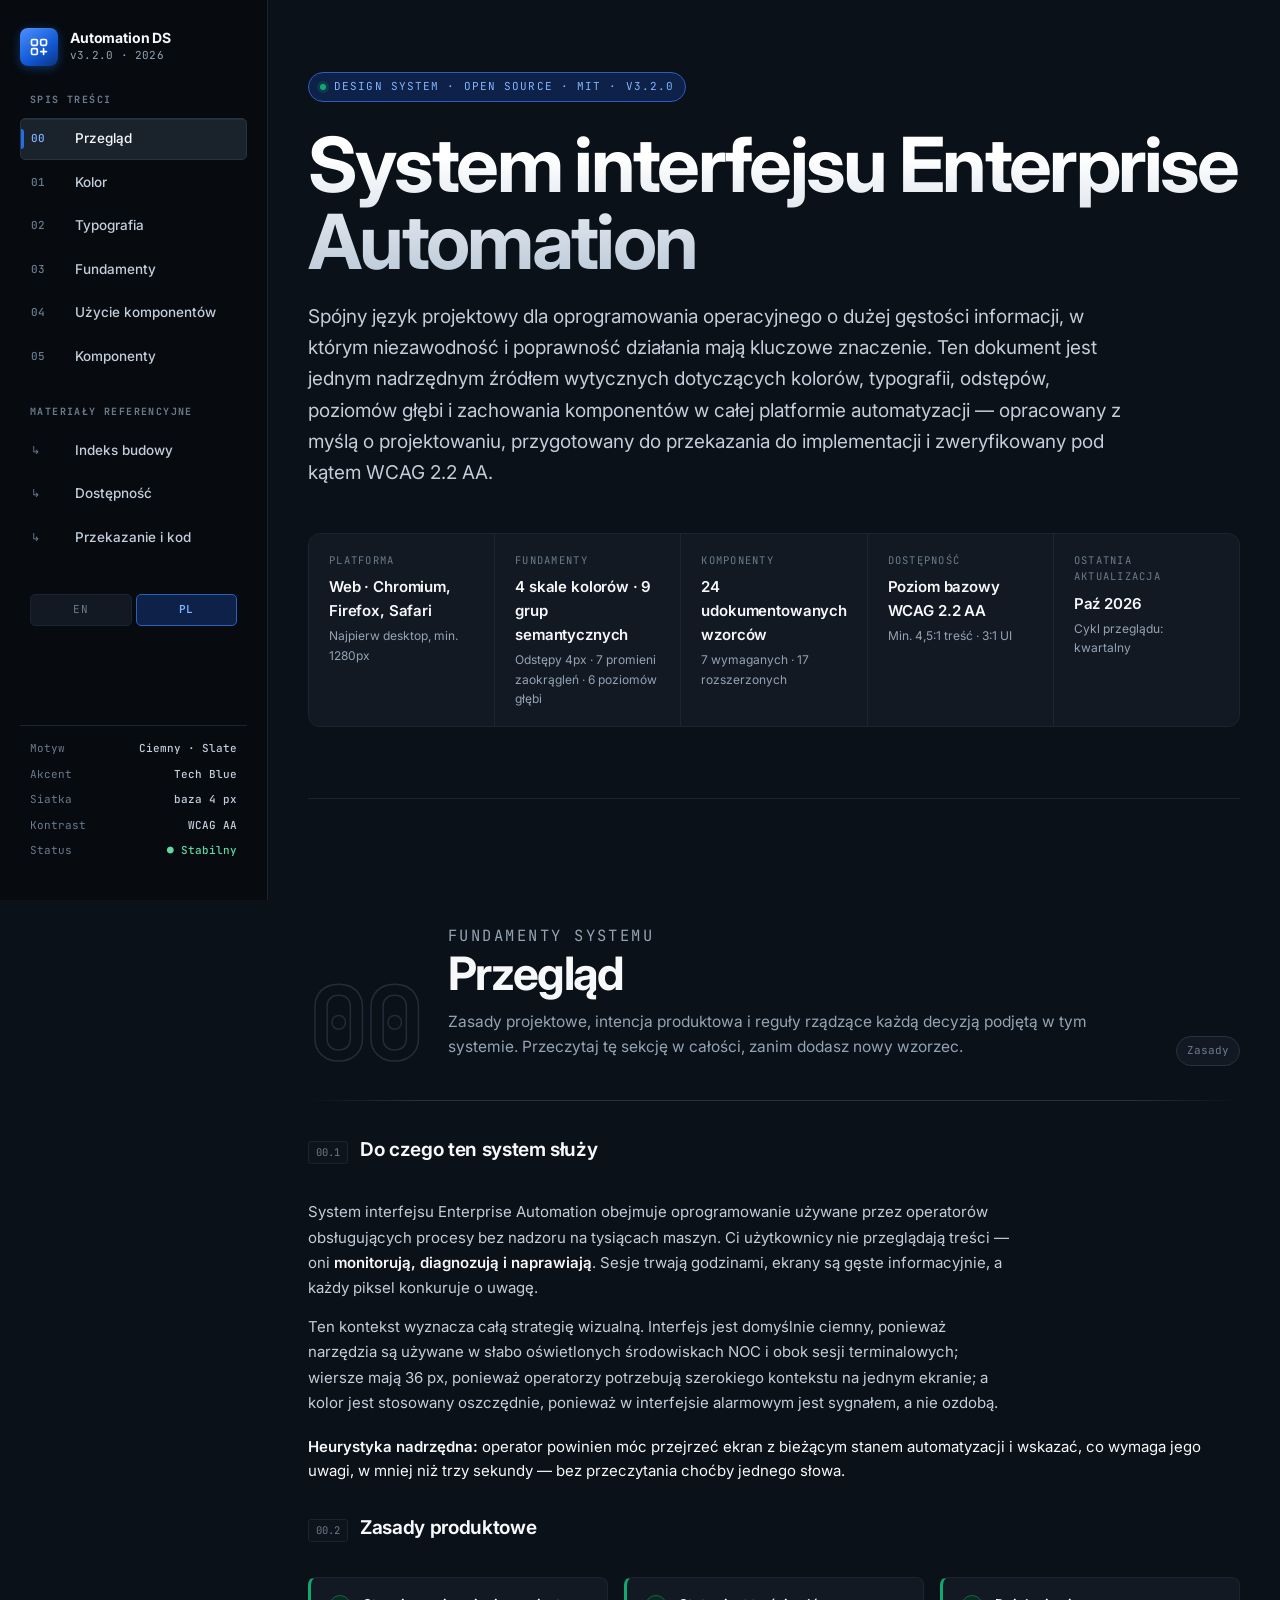
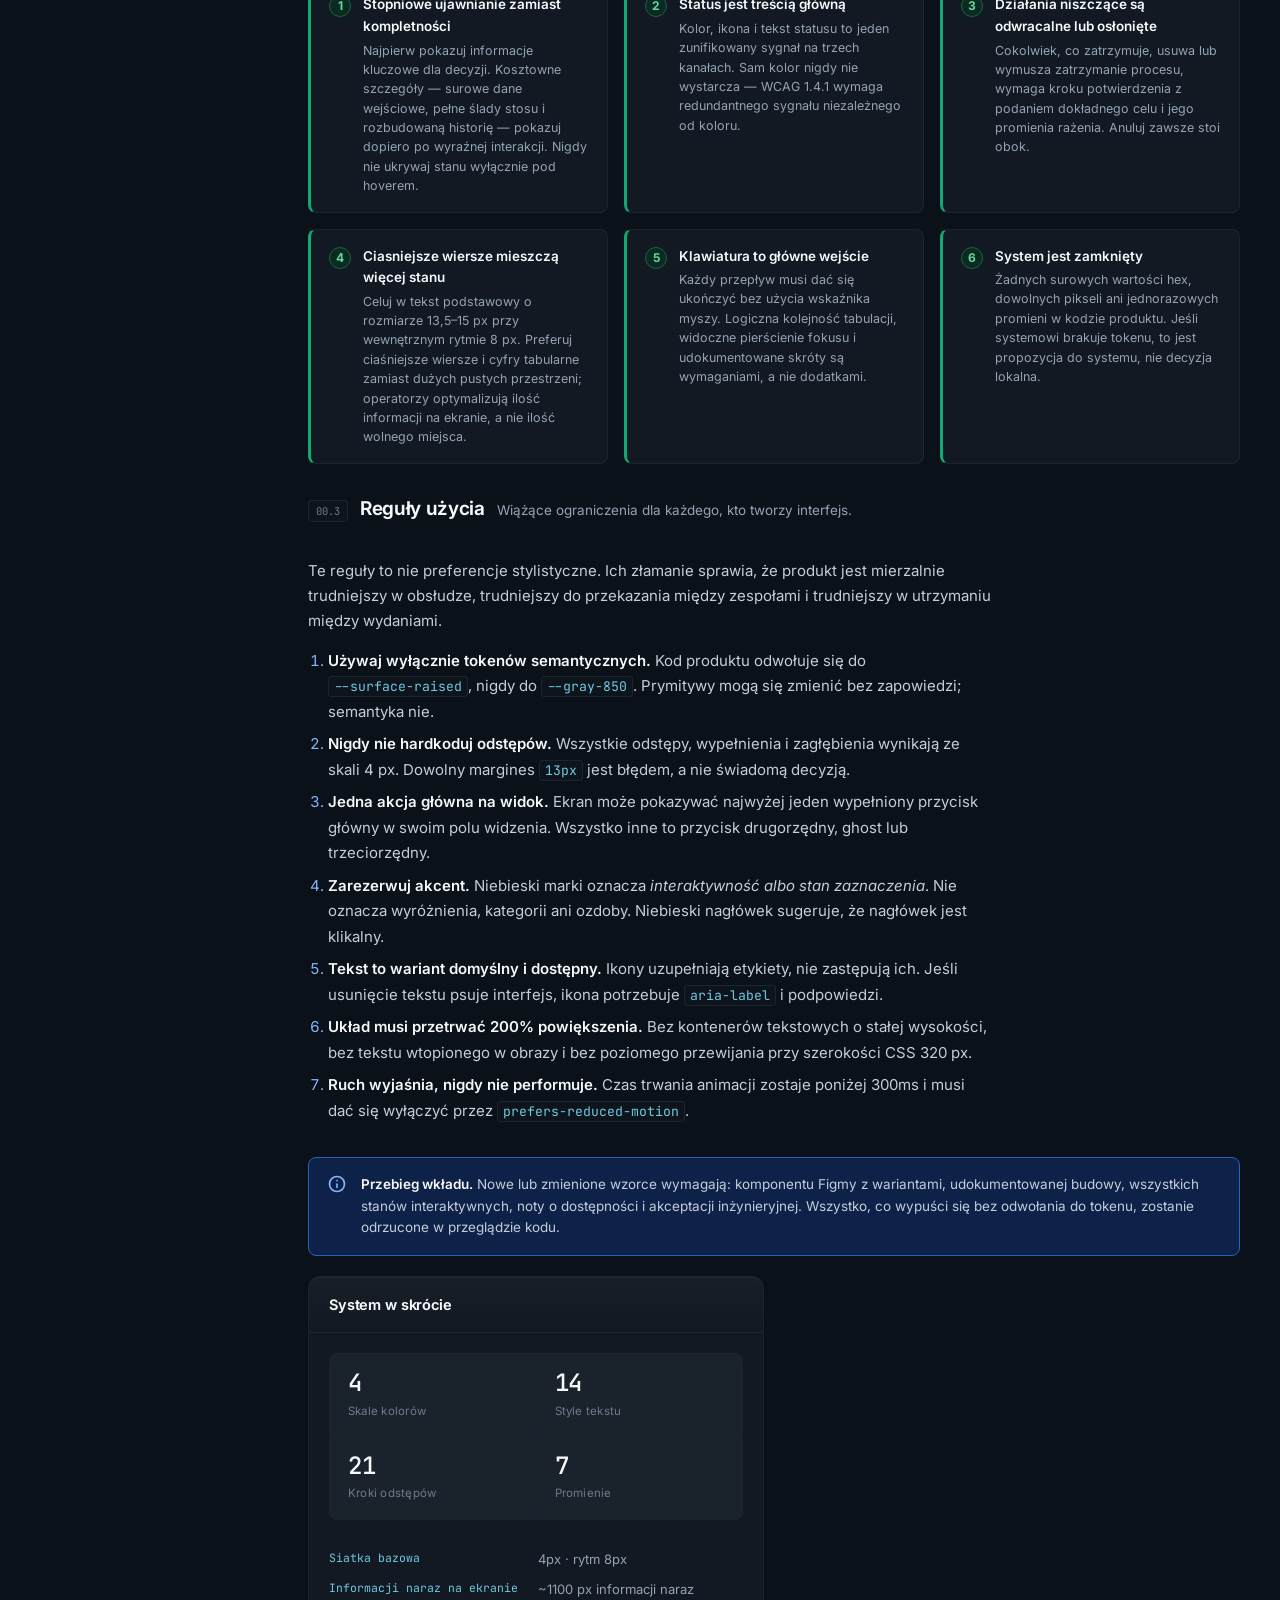
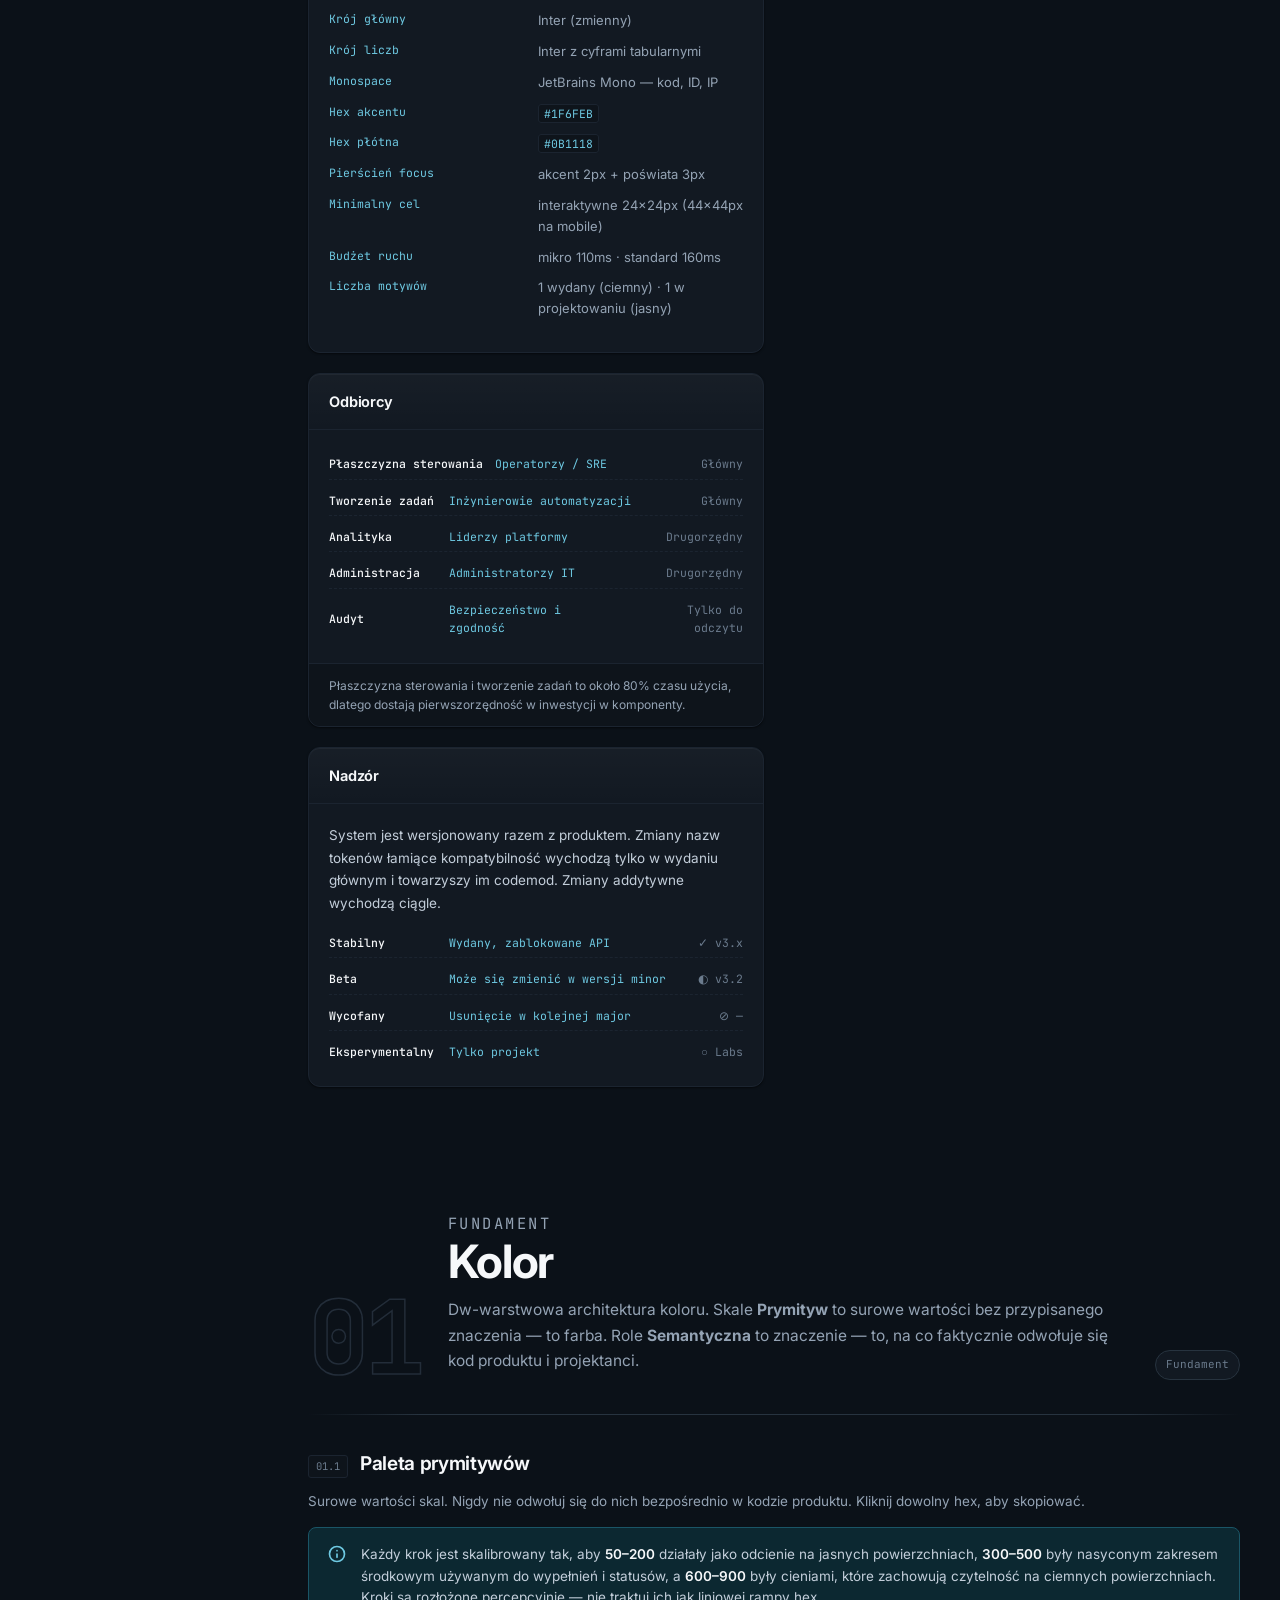
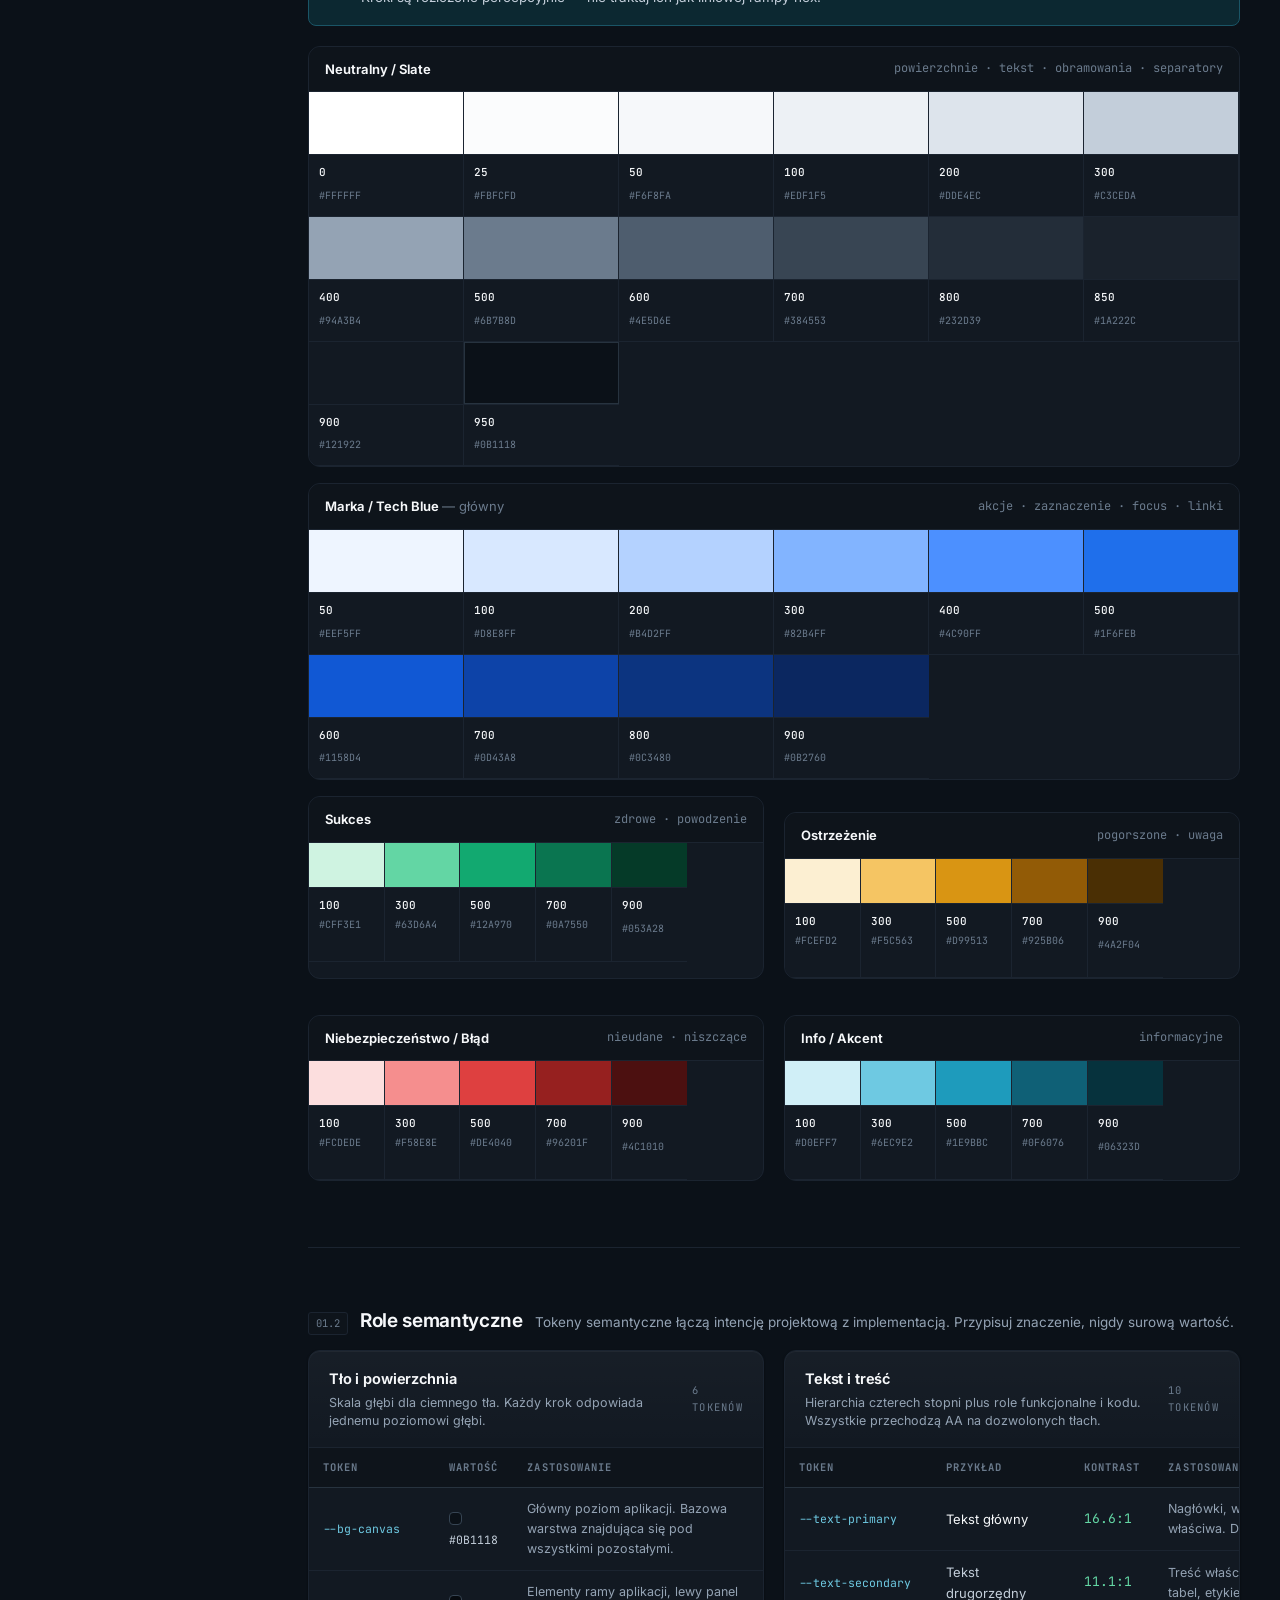
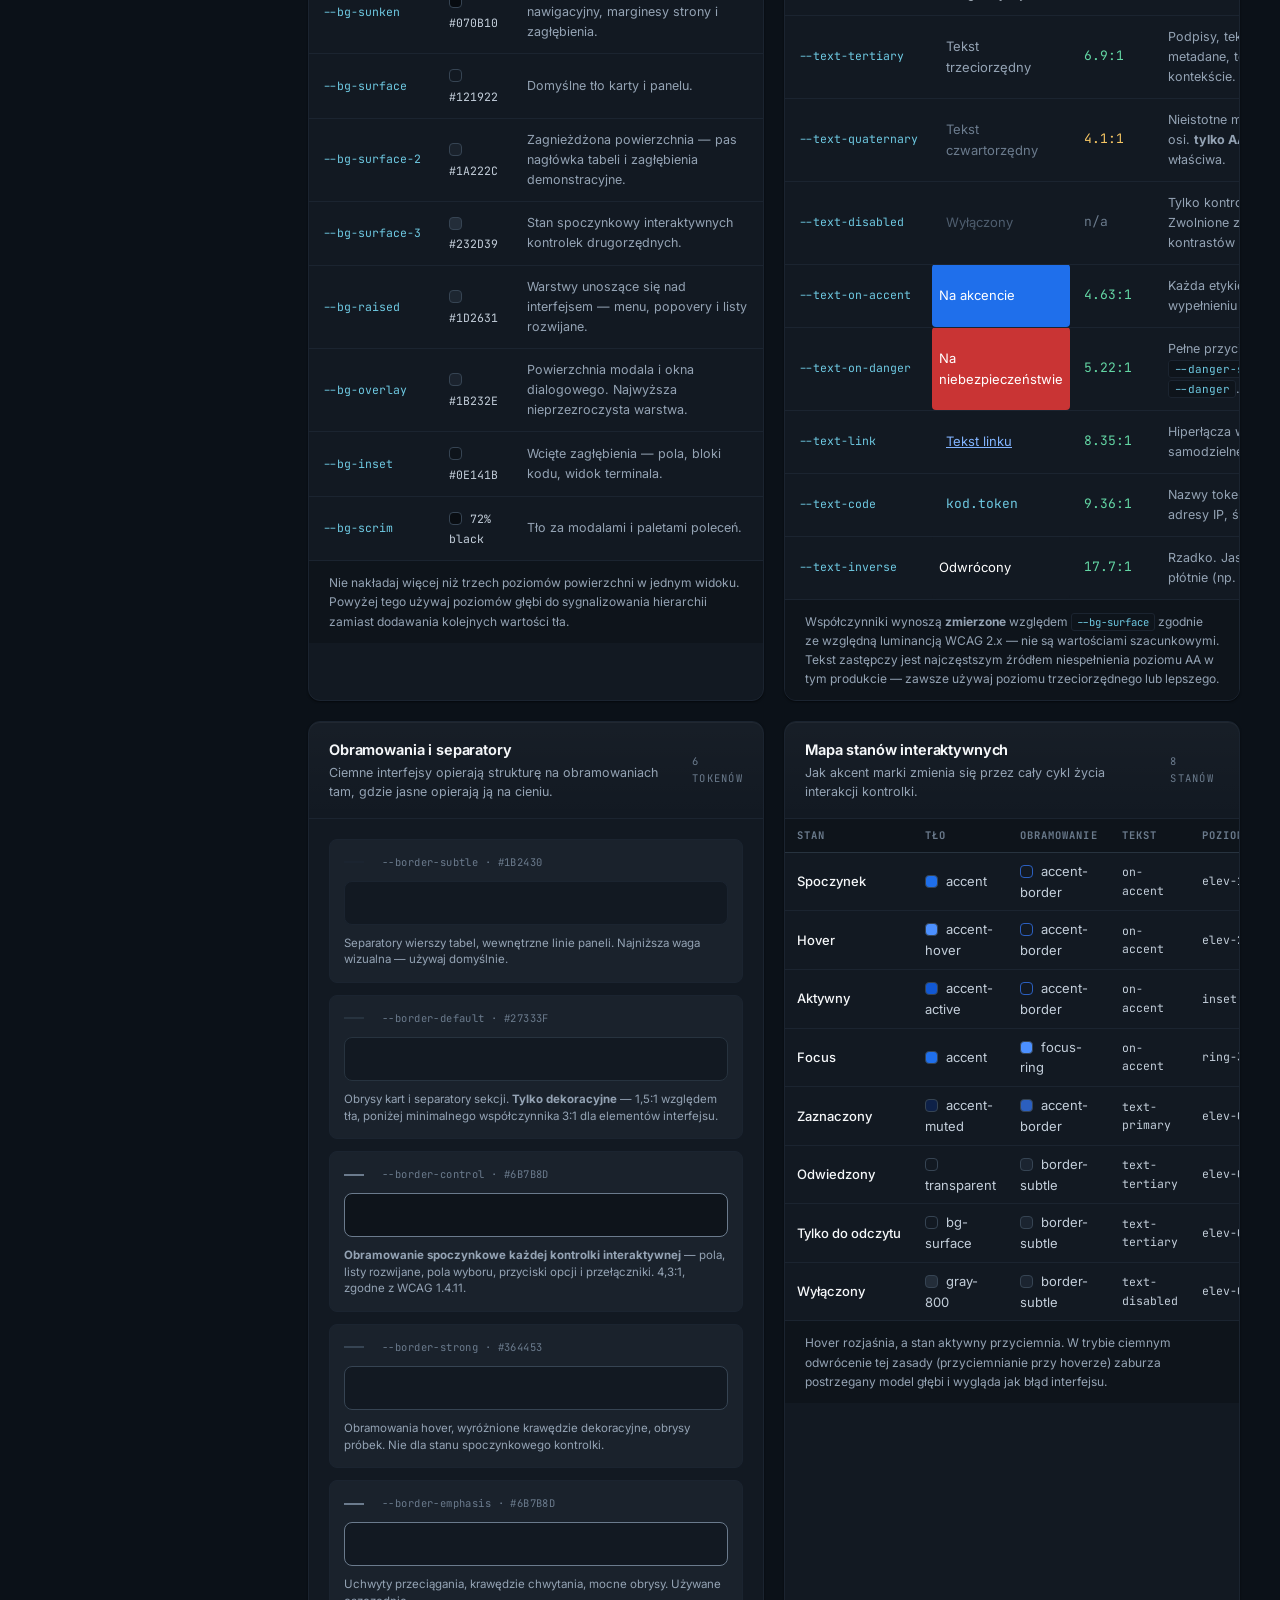
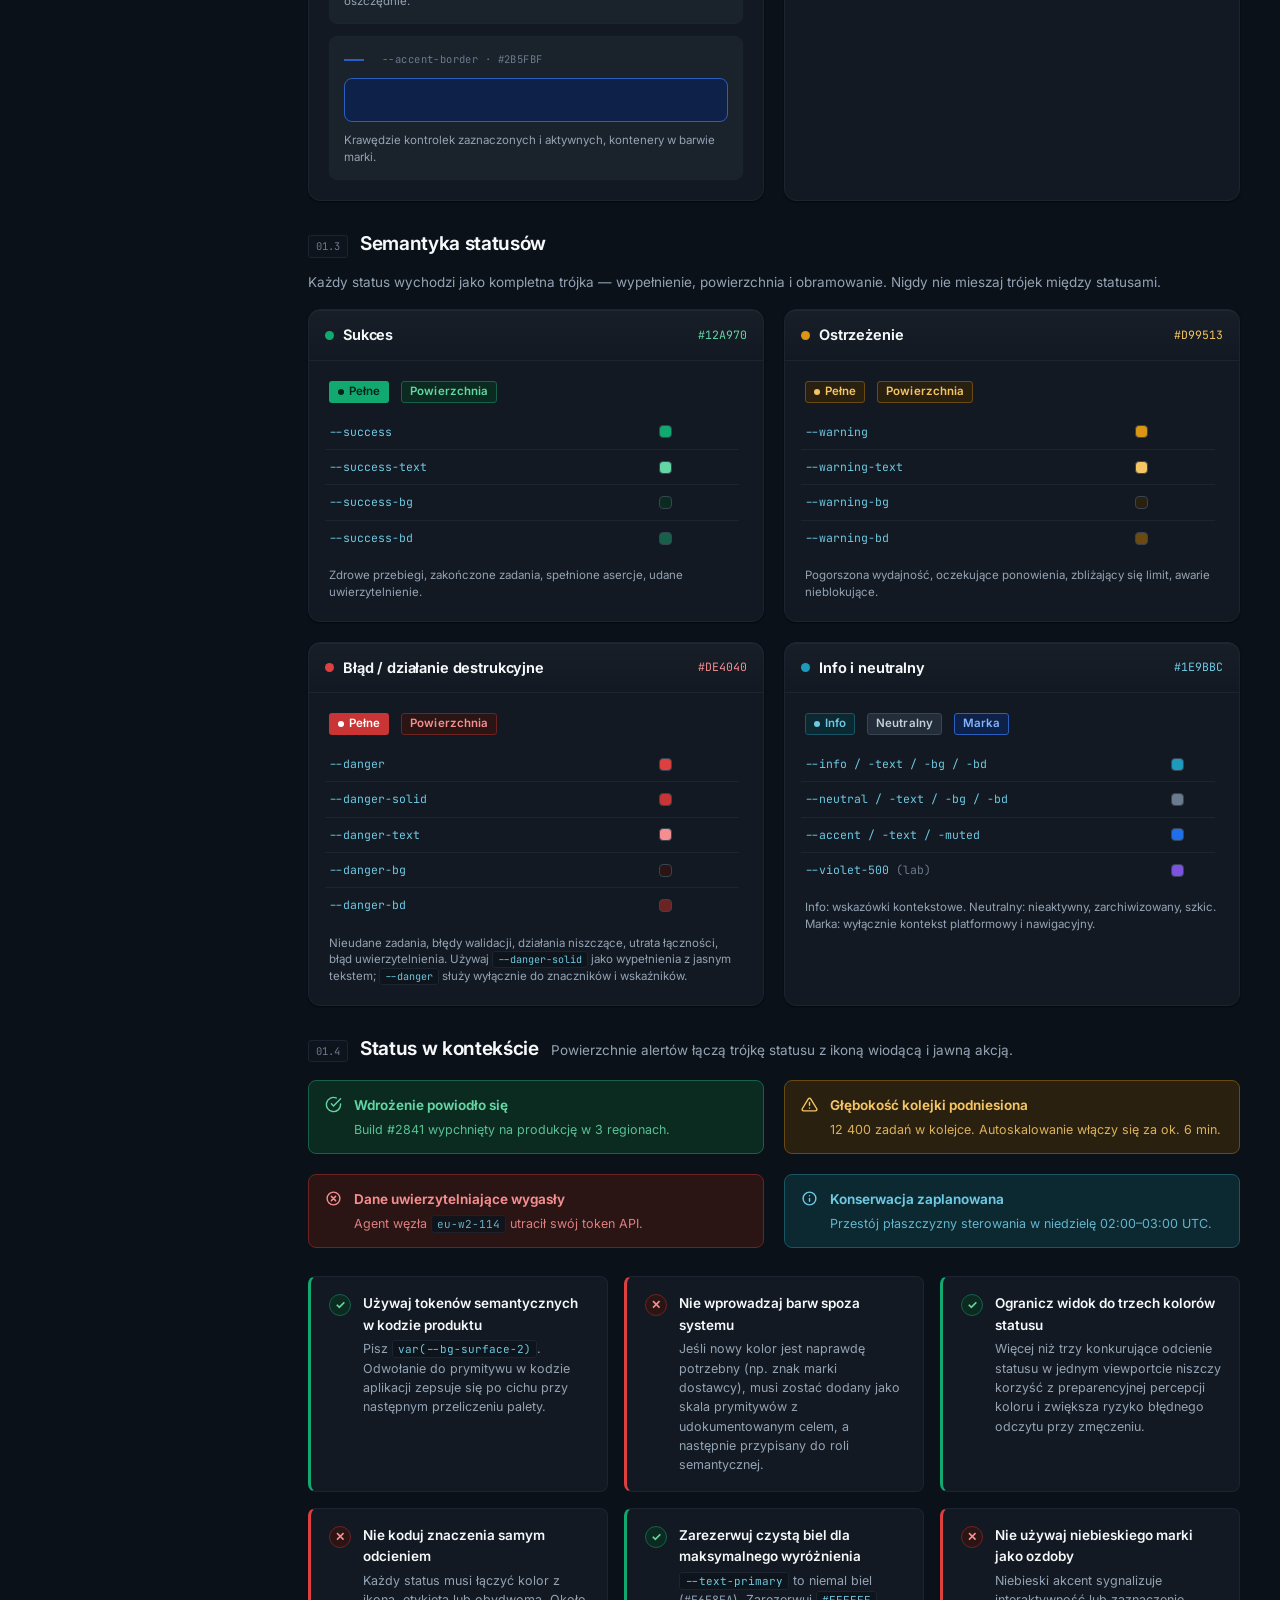
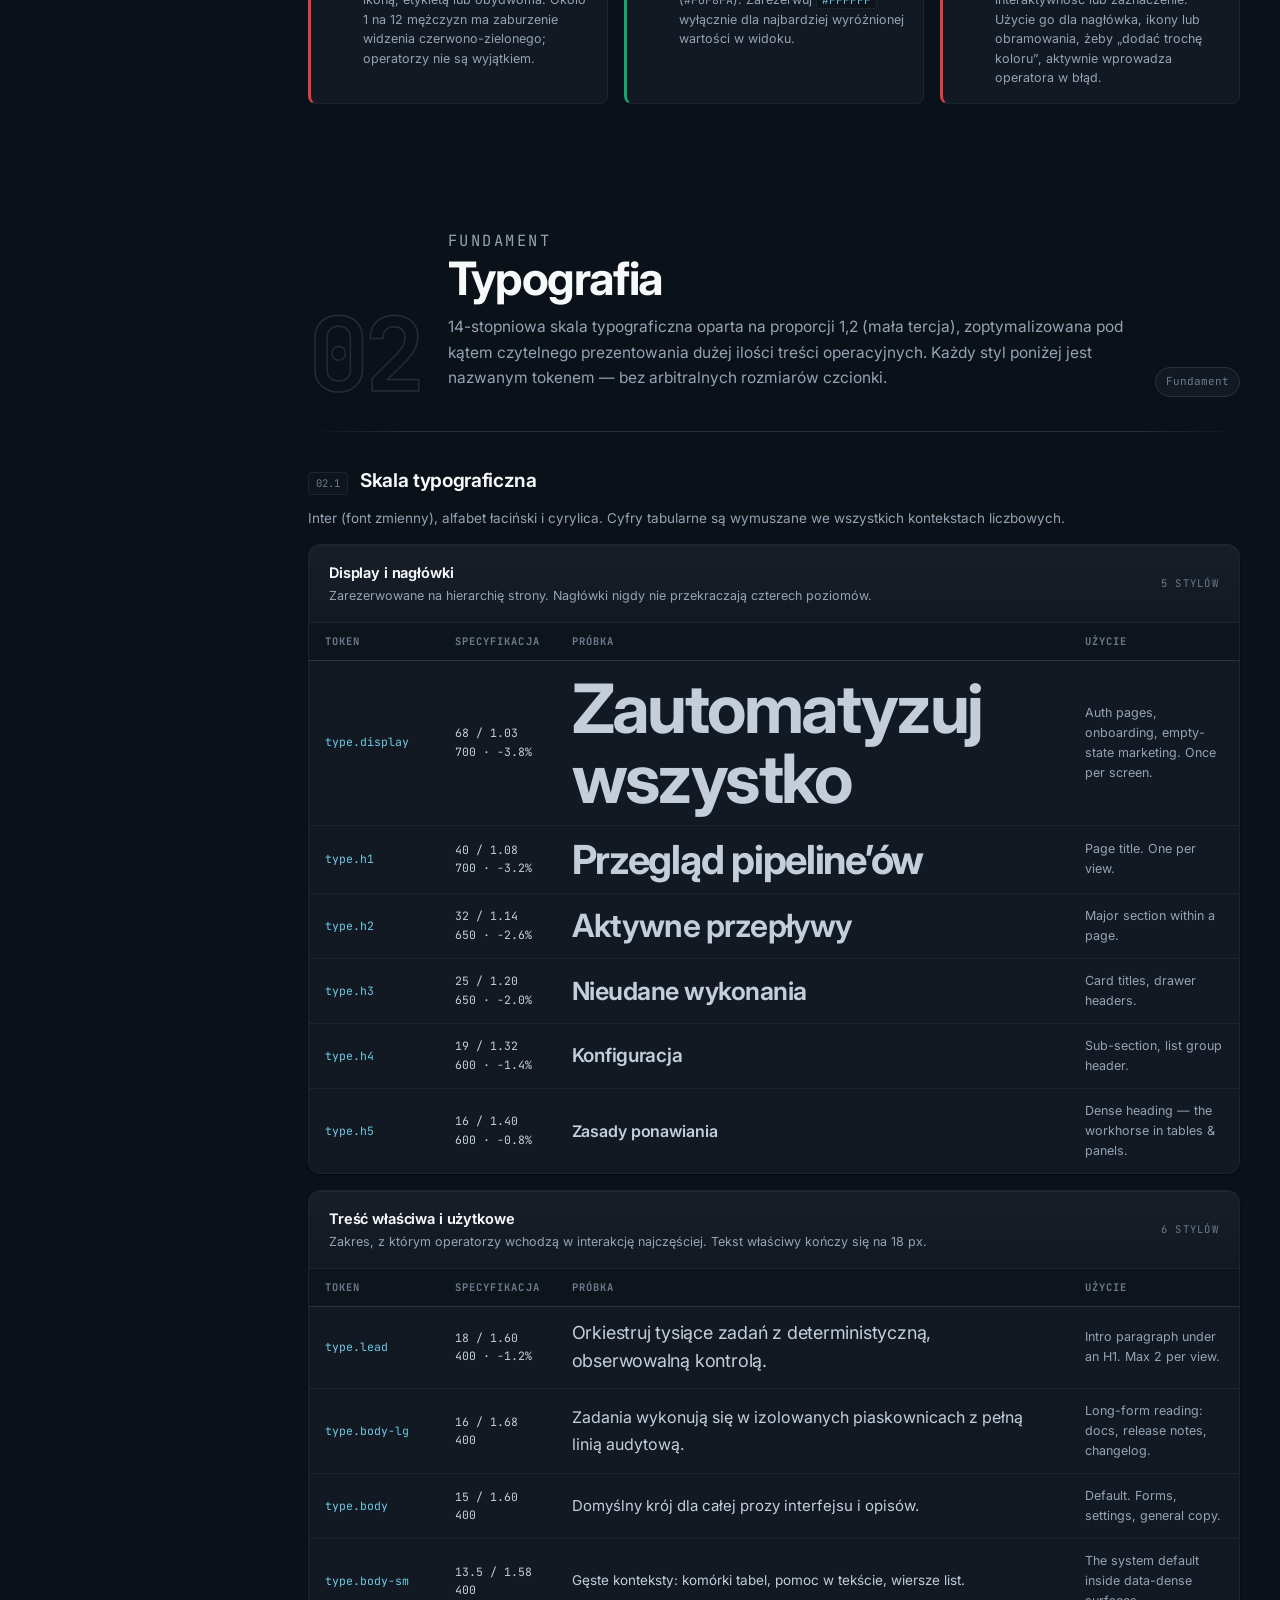
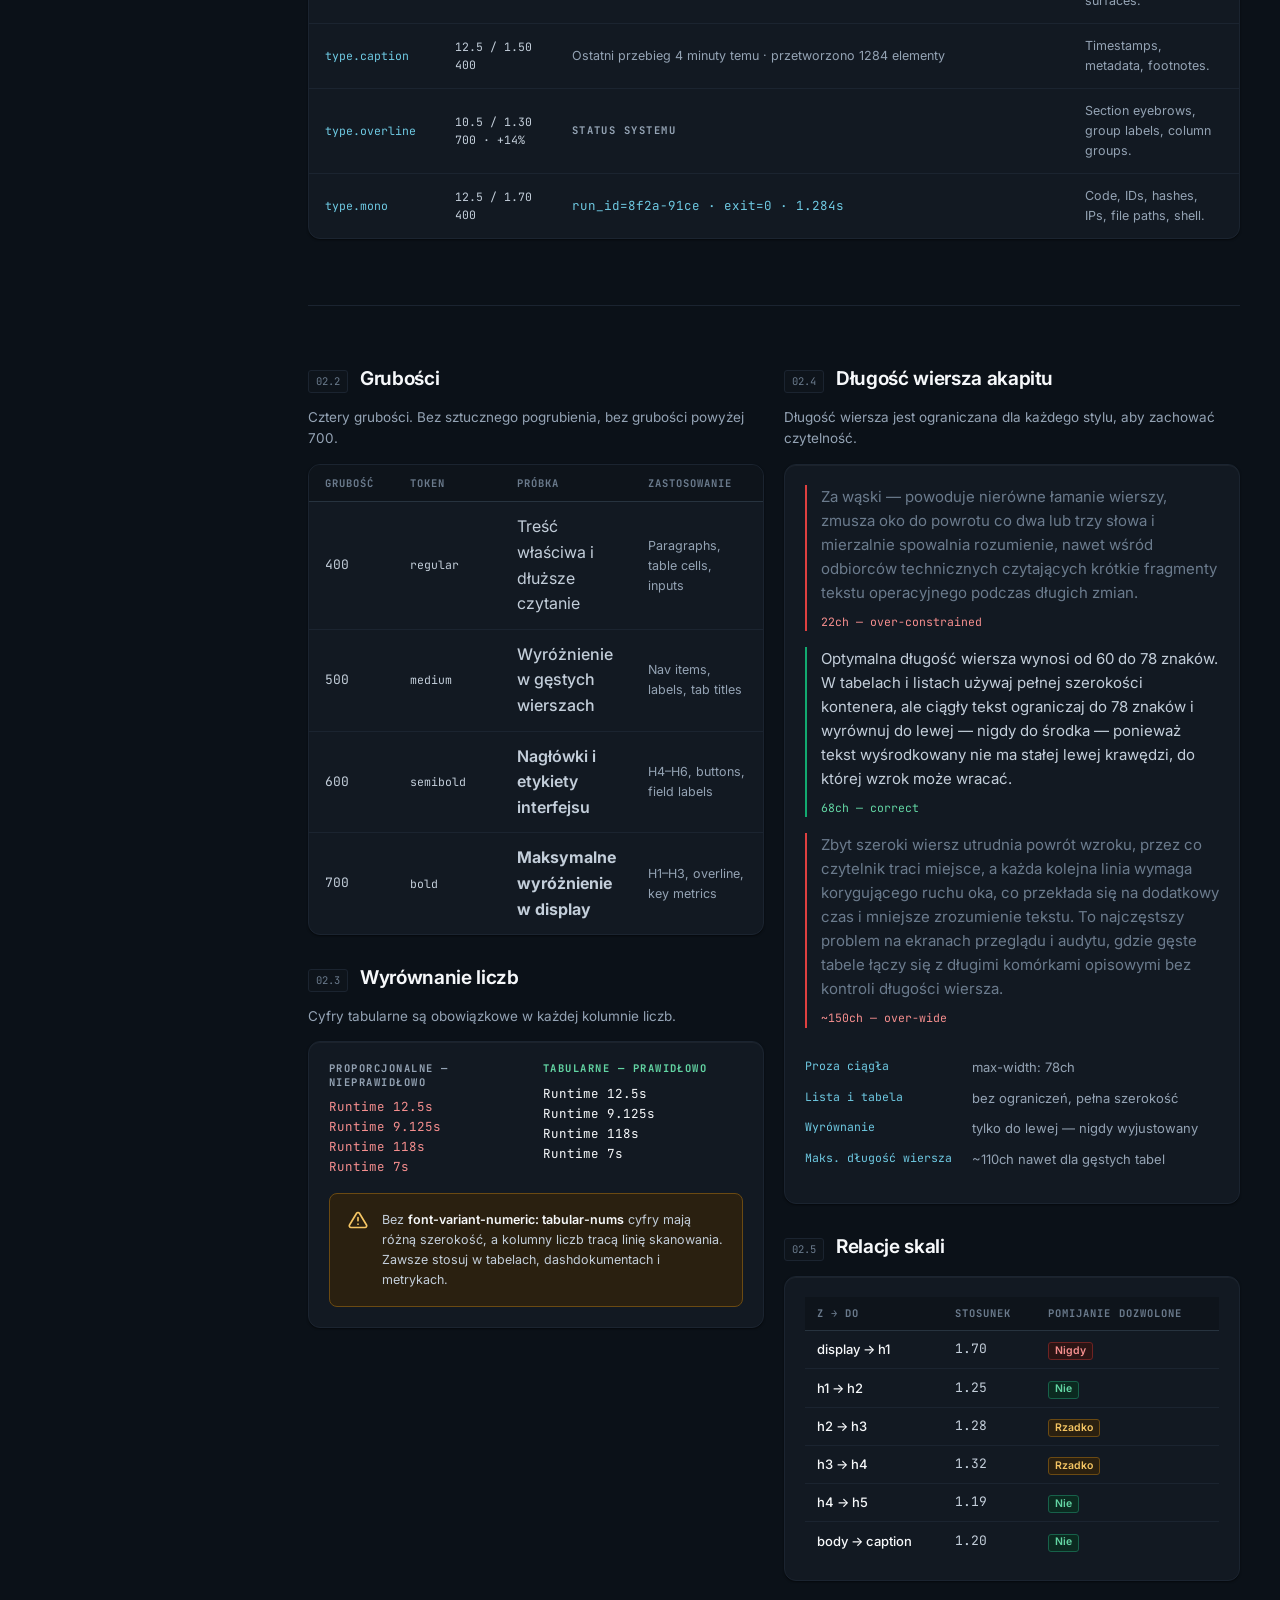
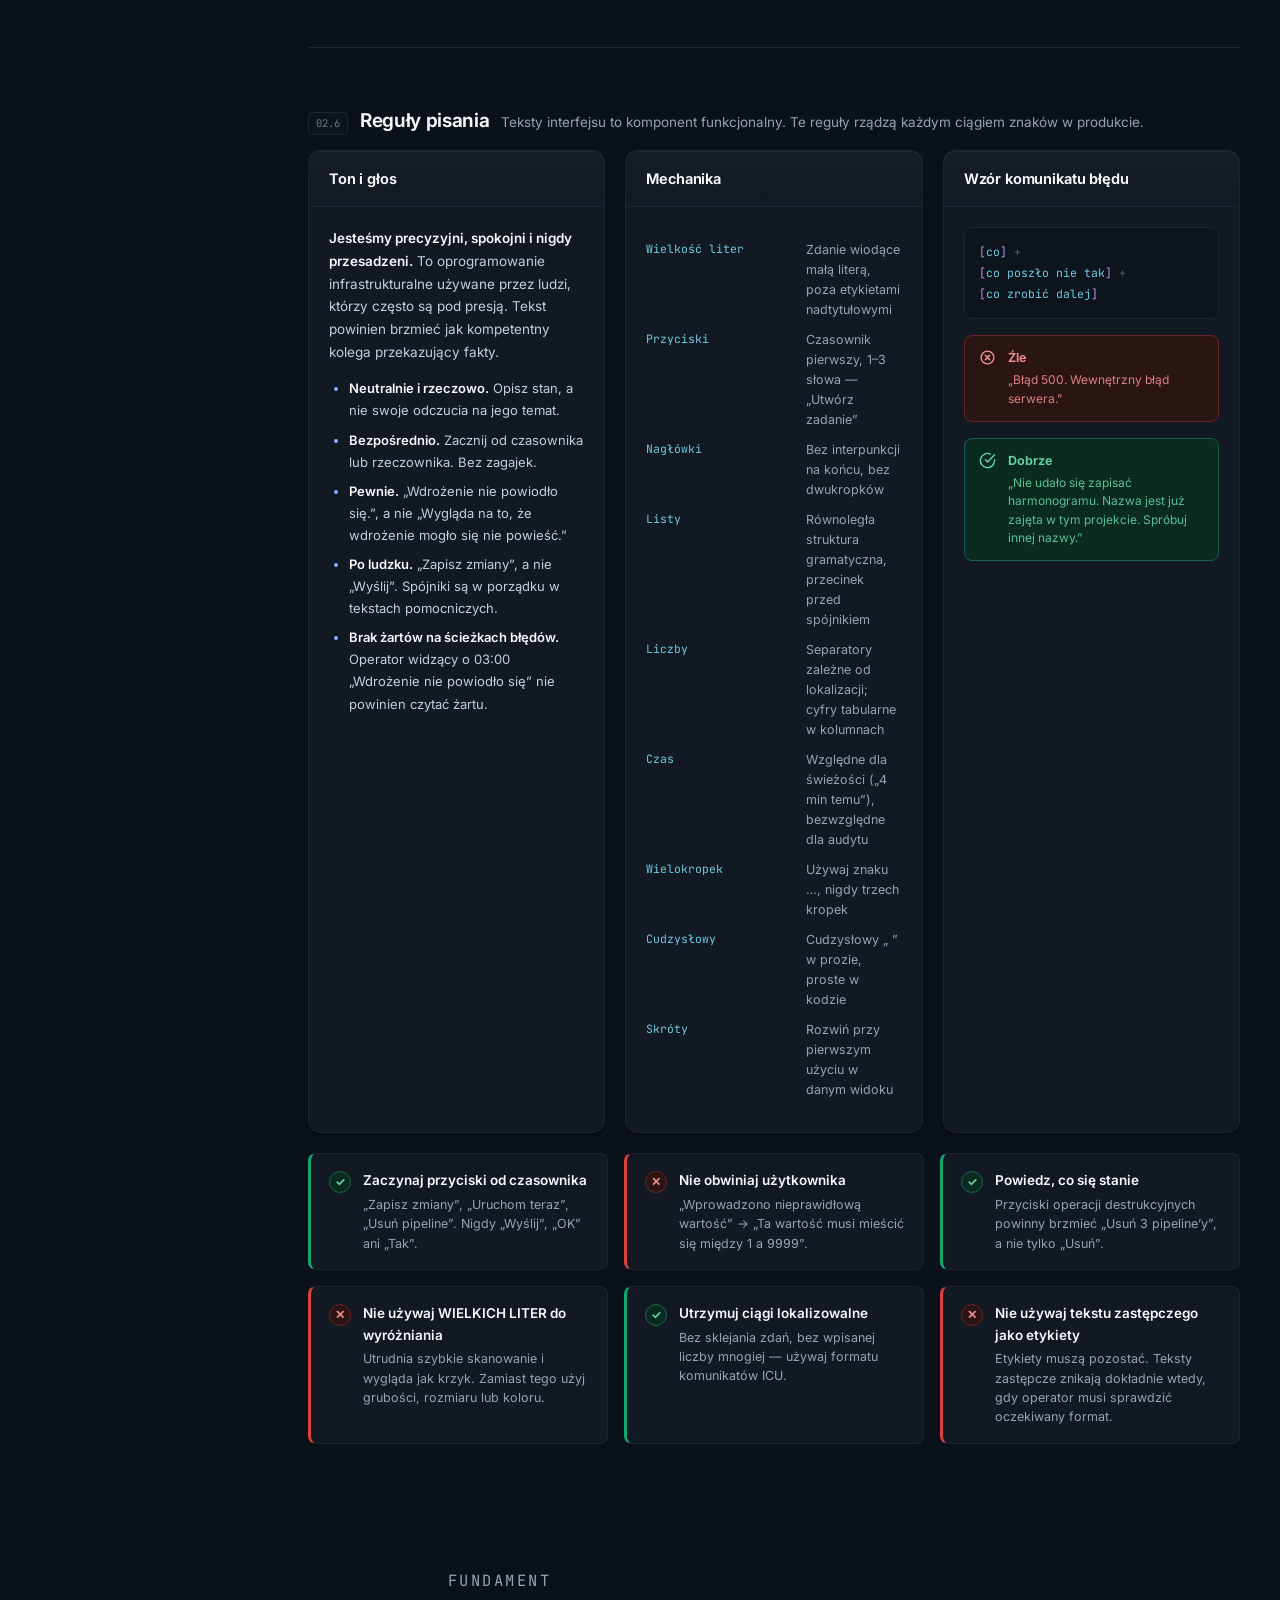
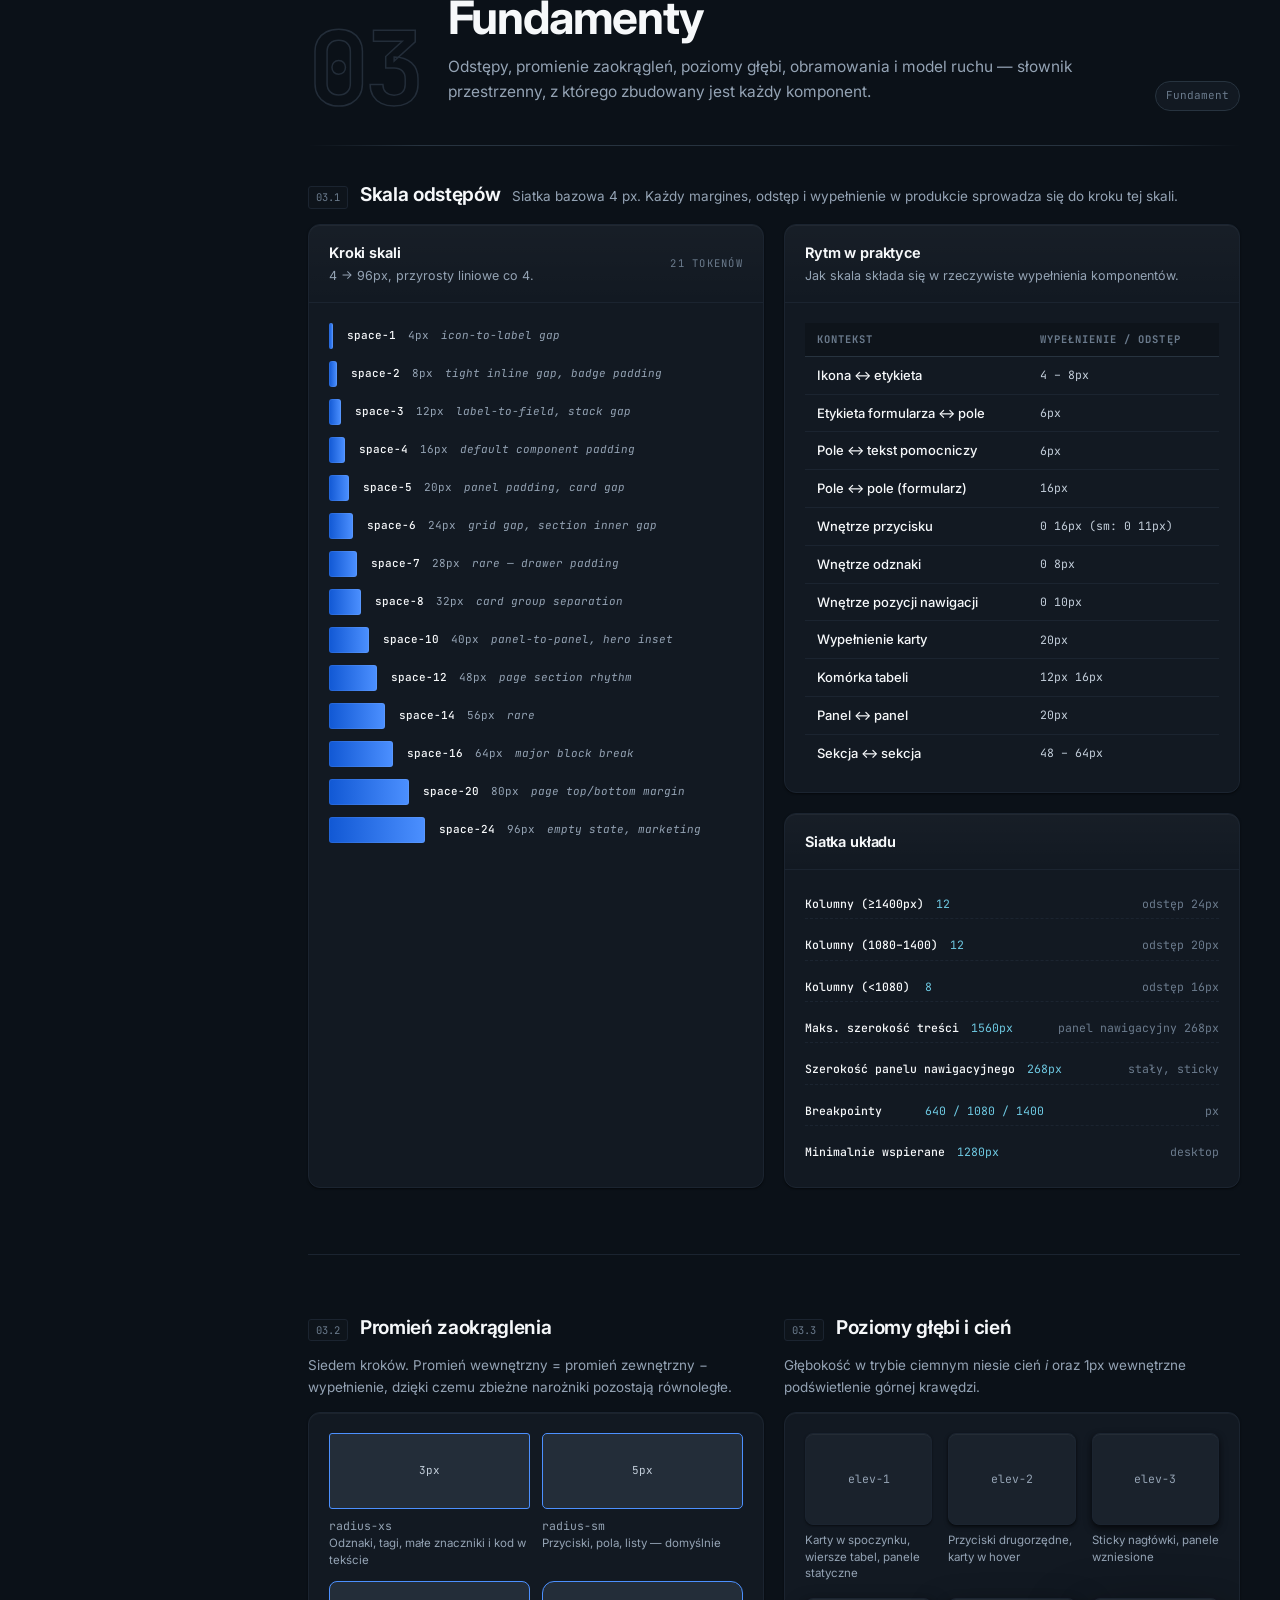
<file: index.pl.html>
<!DOCTYPE html>
<html lang="pl" data-theme="dark">
<head>
<meta charset="UTF-8" />
<meta name="viewport" content="width=device-width, initial-scale=1.0" />
<title>Platforma Enterprise Automation — system projektowy</title>
<meta name="description" content="Dokumentacja produkcyjnego systemu projektowego dla aplikacji internetowej do automatyzacji procesów biznesowych. Podstawy, komponenty i wytyczne dotyczące użycia, przygotowane do przekazania do implementacji." />
<link rel="preconnect" href="https://fonts.googleapis.com" />
<link rel="preconnect" href="https://fonts.gstatic.com" crossorigin />
<link href="https://fonts.googleapis.com/css2?family=Inter:wght@400;500;600;700&family=JetBrains+Mono:wght@400;500&display=swap" rel="stylesheet" />
<style>
/* ============================================================================
   DESIGN SYSTEM — DARK THEME
   Enterprise Automation Web App · v3.2.0
   ----------------------------------------------------------------------------
   Contents
   00  Reset & base
   01  Primitive tokens (raw palette, not for direct use in product code)
   02  Semantic tokens (the only layer product code may consume)
   03  Layout primitives (rail, board, grid, section scaffolding)
   04  Typography utilities
   05  Surfaces, dividers, swatches, tables
   06  Component specimens (buttons, fields, badges, nav)
   07  Motion
   08  Responsive
   ========================================================================== */

/* ---------------------------------------------------------------- 00 RESET -- */
*, *::before, *::after { box-sizing: border-box; }
html { -webkit-text-size-adjust: 100%; scroll-behavior: smooth; scroll-padding-top: 88px; }
body {
  margin: 0;
  background: var(--bg-canvas);
  color: var(--text-primary);
  font-family: var(--font-sans);
  font-size: 15px;
  line-height: 1.6;
  -webkit-font-smoothing: antialiased;
  -moz-osx-font-smoothing: grayscale;
  font-variant-ligatures: contextual;
}
img, svg { display: block; max-width: 100%; }
button, input, select, textarea { font: inherit; color: inherit; }
a { color: var(--text-link); text-decoration: none; }
a:hover { text-decoration: underline; }
::selection { background: var(--blue-700); color: #fff; }
:focus-visible { outline: 2px solid var(--focus-ring); outline-offset: 2px; border-radius: var(--r-xs); }
@media (prefers-reduced-motion: reduce) {
  html { scroll-behavior: auto; }
  *, *::before, *::after { animation-duration: .001ms !important; transition-duration: .001ms !important; }
}

/* ------------------------------------------------------- 01 PRIMITIVE SCALE -- */
/* Raw palette. These are the ONLY literal hex values allowed in the file.    */
:root {
  /* Neutral / slate — used for surfaces, borders, text */
  --gray-0:   #ffffff;
  --gray-25:  #FBFCFD;
  --gray-50:  #F6F8FA;
  --gray-100: #EDF1F5;
  --gray-200: #DDE4EC;
  --gray-300: #C3CEDA;
  --gray-400: #94A3B4;
  --gray-500: #6B7B8D;
  --gray-600: #4E5D6E;
  --gray-700: #384553;
  --gray-800: #232D39;
  --gray-850: #1A222C;
  --gray-900: #121922;
  --gray-950: #0B1118;

  /* Brand — tech blue */
  --blue-50:  #EEF5FF;
  --blue-100: #D8E8FF;
  --blue-200: #B4D2FF;
  --blue-300: #82B4FF;
  --blue-400: #4C90FF;
  --blue-500: #1F6FEB;
  --blue-600: #1158D4;
  --blue-700: #0D43A8;
  --blue-800: #0C3480;
  --blue-900: #0B2760;

  /* Status */
  --green-100: #CFF3E1;  --green-300: #63D6A4;  --green-500: #12A970;  --green-700: #0A7550;  --green-900: #053A28;
  --amber-100: #FCEFD2;  --amber-300: #F5C563;  --amber-500: #D99513;  --amber-700: #925B06;  --amber-900: #4A2F04;
  --red-100:   #FCDEDE;  --red-300:   #F58E8E;  --red-500:   #DE4040;  --red-700:   #96201F;  --red-900:   #4C1010;
  --violet-100:#E6DDFE;  --violet-300:#AE93F7;  --violet-500:#7C53E0;  --violet-700:#4E2C9E;  --violet-900:#28154F;
  --cyan-100:  #D0EFF7;  --cyan-300:  #6EC9E2;  --cyan-500:  #1E9BBC;  --cyan-700:  #0F6076;  --cyan-900:  #06323D;

  /* Spacing — 4px base grid */
  --sp-0: 0;      --sp-1: 4px;    --sp-2: 8px;    --sp-3: 12px;   --sp-4: 16px;
  --sp-5: 20px;   --sp-6: 24px;   --sp-7: 28px;   --sp-8: 32px;   --sp-10: 40px;
  --sp-12: 48px;  --sp-14: 56px;  --sp-16: 64px;  --sp-20: 80px;  --sp-24: 96px;

  /* Radius */
  --r-xs: 3px; --r-sm: 5px; --r-md: 8px; --r-lg: 12px; --r-xl: 16px; --r-2xl: 22px; --r-pill: 999px;

  /* Font */
  --font-sans: 'Inter', -apple-system, BlinkMacSystemFont, 'Segoe UI', Roboto, Helvetica, Arial, sans-serif;
  --font-mono: 'JetBrains Mono', ui-monospace, SFMono-Regular, 'SF Mono', Menlo, Consolas, monospace;
}

/* --------------------------------------------------------- 02 SEMANTIC API -- */
/* The supported contract. Product code references these, never primitives.  */
:root {
  /* Canvas & surfaces */
  --bg-canvas:      var(--gray-950);
  --bg-sunken:      #070B10;
  --bg-surface:     var(--gray-900);
  --bg-surface-2:   var(--gray-850);
  --bg-surface-3:   var(--gray-800);
  --bg-raised:      #1D2631;
  --bg-overlay:     #1B232E;
  --bg-inset:       #0E141B;
  --bg-scrim:       rgba(5, 8, 12, .72);

  /* Text */
  --text-primary:   var(--gray-50);
  --text-secondary: var(--gray-300);
  --text-tertiary:  var(--gray-400);
  --text-quaternary:var(--gray-500);
  --text-disabled:  var(--gray-600);
  --text-on-accent: #ffffff;
  --text-link:      var(--blue-300);
  --text-link-hover:var(--blue-200);
  --text-code:      var(--cyan-300);
  --text-inverse:   var(--gray-900);

  /* Borders */
  --border-subtle:  #1B2430;
  --border-default: #27333F;
  --border-strong:  #364453;
  --border-control: #6B7B8D;  /* 3:1+ vs own background — WCAG 1.4.11 */
  --border-emphasis:var(--gray-500);
  --border-inverse: var(--gray-200);

  /* Brand / interactive */
  --accent:         var(--blue-500);
  --accent-hover:   var(--blue-400);
  --accent-active:  var(--blue-600);
  --accent-subtle:  #12294F;
  --accent-muted:   #0E2148;
  --accent-border:  #2B5FBF;
  --accent-text:    var(--blue-300);
  --focus-ring:     var(--blue-400);
  --selection-bg:   var(--blue-700);

  /* Status — core */
  --success:      var(--green-500);
  --success-text: var(--green-300);
  --success-bg:   #0B2A20;
  --success-bd:   #17614A;
  --warning:      var(--amber-500);
  --warning-text: var(--amber-300);
  --warning-bg:   #2A2010;
  --warning-bd:   #6B4A12;
  --danger:       var(--red-500);
  --danger-solid: #C93434;      /* white text on this = 5.22:1 (AA) */
  --danger-text:  var(--red-300);
  --danger-bg:    #2B1414;
  --danger-bd:    #6E2323;
  --info:         var(--cyan-500);
  --info-text:    var(--cyan-300);
  --info-bg:      #0C2831;
  --info-bd:      #1A5566;
  --neutral:      var(--gray-500);
  --neutral-text: var(--gray-300);
  --neutral-bg:   var(--gray-800);
  --neutral-bd:   var(--gray-700);

  /* Elevation — dark mode uses deep ambient occlusion + hairline highlight */
  --elev-0: none;
  --elev-1: 0 1px 2px rgba(0,0,0,.5);
  --elev-2: 0 2px 4px rgba(0,0,0,.45), 0 1px 2px rgba(0,0,0,.4);
  --elev-3: 0 4px 8px rgba(0,0,0,.45), 0 2px 4px rgba(0,0,0,.35);
  --elev-4: 0 10px 20px rgba(0,0,0,.5), 0 4px 8px rgba(0,0,0,.4);
  --elev-5: 0 18px 36px rgba(0,0,0,.55), 0 8px 16px rgba(0,0,0,.45);
  --elev-6: 0 32px 64px rgba(0,0,0,.6), 0 16px 32px rgba(0,0,0,.5);
  --elev-focus: 0 0 0 3px rgba(31,111,235,.32);
  --hairline: inset 0 1px 0 rgba(255,255,255,.045);
}

/* ------------------------------------------------------------ 03 LAYOUT API -- */
:root {
  --rail-w: 268px;
  --board-max: 1560px;
  --gutter: 40px;
  --sec-gap: 104px;
}

body { display: flex; min-height: 100vh; }

/* Left rail — index */
.rail {
  width: var(--rail-w);
  flex: 0 0 var(--rail-w);
  position: sticky;
  top: 0;
  height: 100vh;
  overflow-y: auto;
  overscroll-behavior: contain;
  background: var(--bg-sunken);
  border-right: 1px solid var(--border-subtle);
  padding: 28px 20px 40px;
  display: flex;
  flex-direction: column;
  gap: 26px;
  z-index: 40;
}
.rail::-webkit-scrollbar { width: 8px; }
.rail::-webkit-scrollbar-track { background: transparent; }
.rail::-webkit-scrollbar-thumb { background: var(--gray-800); border-radius: 99px; border: 2px solid var(--bg-sunken); }
.rail::-webkit-scrollbar-thumb:hover { background: var(--gray-700); }

.brand { display: flex; align-items: center; gap: 12px; }
.brand__mark {
  width: 38px; height: 38px; flex: none;
  border-radius: var(--r-md);
  background: linear-gradient(145deg, var(--blue-400), var(--blue-600) 60%, var(--blue-800));
  display: grid; place-items: center;
  box-shadow: 0 2px 10px rgba(31,111,235,.4), var(--hairline);
}
.brand__mark svg { width: 20px; height: 20px; }
.brand__name { font-size: 14px; font-weight: 700; letter-spacing: -.01em; line-height: 1.25; }
.brand__sub { font-size: 11px; color: var(--text-tertiary); font-family: var(--font-mono); letter-spacing: .02em; }

.rail__group-label {
  font-size: 10px; font-weight: 700; letter-spacing: .14em; text-transform: uppercase;
  color: var(--text-quaternary); font-family: var(--font-mono);
  padding: 0 10px; margin-bottom: 10px;
}
.rail nav { display: flex; flex-direction: column; gap: 2px; }
.rail nav a {
  display: grid; grid-template-columns: 34px 1fr; align-items: center; gap: 10px;
  padding: 9px 10px; border-radius: var(--r-sm);
  color: var(--text-secondary); font-size: 13.5px; font-weight: 500;
  text-decoration: none; transition: background .14s ease, color .14s ease;
  border: 1px solid transparent;
}
.rail nav a .n { font-family: var(--font-mono); font-size: 11px; color: var(--text-quaternary); letter-spacing: .02em; }
.rail nav a:hover { background: var(--bg-surface); color: var(--text-primary); text-decoration: none; }
.rail nav a.is-active {
  background: var(--bg-surface-2); color: var(--text-primary);
  border-color: var(--border-default);
  box-shadow: var(--hairline);
}
.rail nav a.is-active .n { color: var(--accent-text); }
.rail nav a.is-active::before {
  content: ""; position: absolute; left: 0; width: 3px; height: 20px;
  background: var(--accent); border-radius: 0 3px 3px 0;
}
.rail nav a { position: relative; }

  /* Language switcher — href and aria-current are rewritten by tools/build-i18n.mjs */
  .rail__lang { display: flex; gap: 4px; padding: 10px; }
  .rail__lang a {
    flex: 1 1 0; text-align: center;
    padding: 6px 0; border-radius: var(--r-sm);
    font-family: var(--font-mono); font-size: 11px; letter-spacing: .04em;
    color: var(--text-quaternary); text-decoration: none;
    border: 1px solid var(--border-subtle); background: var(--bg-surface);
    transition: color .13s ease, background-color .13s ease, border-color .13s ease;
  }
  .rail__lang a:hover { color: var(--text-primary); background: var(--bg-surface-2); text-decoration: none; }
  .rail__lang a[aria-current="true"] {
    color: var(--accent-text); background: var(--accent-muted);
    border-color: var(--accent-border); font-weight: 600;
  }

.rail__meta { margin-top: auto; display: flex; flex-direction: column; gap: 8px; padding: 14px 10px 0; border-top: 1px solid var(--border-subtle); }
.rail__meta-row { display: flex; justify-content: space-between; font-size: 11px; font-family: var(--font-mono); color: var(--text-quaternary); }
.rail__meta-row b { color: var(--text-secondary); font-weight: 500; }

/* Main board */
.board { flex: 1 1 auto; min-width: 0; }
.board__inner { max-width: var(--board-max); margin: 0 auto; padding: 0 var(--gutter) 80px; }

/* Cover */
.cover { padding: 72px 0 56px; border-bottom: 1px solid var(--border-subtle); margin-bottom: var(--sec-gap); }
.cover__eyebrow {
  display: inline-flex; align-items: center; gap: 8px;
  font-family: var(--font-mono); font-size: 11px; letter-spacing: .1em; text-transform: uppercase;
  color: var(--accent-text); background: var(--accent-muted); border: 1px solid var(--accent-border);
  padding: 5px 11px; border-radius: var(--r-pill); margin-bottom: 24px;
}
.dot { width: 6px; height: 6px; border-radius: 50%; background: var(--success); box-shadow: 0 0 0 3px rgba(18,169,112,.18); }
.cover h1 {
  margin: 0 0 8px; font-size: clamp(40px, 6vw, 76px); line-height: 1.02; letter-spacing: -.035em; font-weight: 700;
  background: linear-gradient(180deg, #FFFFFF 20%, #9FB3C9 130%);
  -webkit-background-clip: text; background-clip: text; color: transparent;
}
.cover__lede { font-size: 19px; line-height: 1.65; color: var(--text-secondary); max-width: 68ch; margin: 20px 0 0; }
.cover__grid { display: grid; grid-template-columns: repeat(auto-fit, minmax(180px, 1fr)); gap: 1px; background: var(--border-subtle); border: 1px solid var(--border-subtle); border-radius: var(--r-lg); overflow: hidden; margin-top: 44px; }
.cover__cell { background: var(--bg-surface); padding: 18px 20px; }
.cover__cell dt { font-size: 10.5px; font-family: var(--font-mono); letter-spacing: .12em; text-transform: uppercase; color: var(--text-quaternary); margin: 0 0 7px; }
.cover__cell dd { margin: 0; font-size: 15px; font-weight: 600; letter-spacing: -.01em; }
.cover__cell dd small { display: block; font-size: 12px; font-weight: 400; color: var(--text-tertiary); margin-top: 3px; letter-spacing: 0; }

/* ------------------------------------------------------- SECTION SCAFFOLDING -- */
.section { margin-bottom: var(--sec-gap); scroll-margin-top: 24px; }
.divider {
  height: 1px; border: 0; margin: 0 0 0;
  background: linear-gradient(90deg, transparent, var(--border-default) 12%, var(--border-default) 88%, transparent);
}
.section__head { display: flex; align-items: flex-end; gap: 28px; padding: 8px 0 34px; }
.section__num {
  font-family: var(--font-mono); font-size: clamp(56px, 8vw, 104px); font-weight: 700; line-height: .82;
  letter-spacing: -.05em; color: transparent; -webkit-text-stroke: 1.5px var(--gray-800);
  flex: none; user-select: none;
}
.section__title { flex: 1 1 auto; min-width: 0; padding-bottom: 6px; }
.section__kicker { font-family: var(--font-mono); font-size: 11px; letter-spacing: .16em; text-transform: uppercase; color: var(--accent-text); margin: 0 0 8px; }
.section__title h2 { margin: 0; font-size: clamp(30px, 3.6vw, 46px); line-height: 1.05; letter-spacing: -.03em; font-weight: 700; }
.section__title p { margin: 12px 0 0; font-size: 15.5px; color: var(--text-tertiary); max-width: 76ch; line-height: 1.65; }
.section__tag { flex: none; font-family: var(--font-mono); font-size: 11px; color: var(--text-quaternary); border: 1px solid var(--border-default); background: var(--bg-surface); padding: 5px 10px; border-radius: var(--r-pill); }

/* Generic layout helpers */
.stack { display: flex; flex-direction: column; }
.stack-2 { gap: 8px; } .stack-3 { gap: 12px; } .stack-4 { gap: 16px; }
.stack-5 { gap: 20px; } .stack-6 { gap: 24px; } .stack-8 { gap: 32px; } .stack-10 { gap: 40px; }

.grid { display: grid; gap: 20px; }
.g-2 { grid-template-columns: repeat(2, minmax(0,1fr)); }
.g-3 { grid-template-columns: repeat(3, minmax(0,1fr)); }
.g-4 { grid-template-columns: repeat(4, minmax(0,1fr)); }
.g-12 { grid-template-columns: repeat(12, minmax(0,1fr)); }
.span-3 { grid-column: span 3; } .span-4 { grid-column: span 4; }
.span-5 { grid-column: span 5; } .span-6 { grid-column: span 6; }
.span-7 { grid-column: span 7; } .span-8 { grid-column: span 8; }
.span-9 { grid-column: span 9; } .span-12 { grid-column: span 12; }

.row { display: flex; gap: 12px; flex-wrap: wrap; align-items: center; }
.row-end { display: flex; gap: 12px; flex-wrap: wrap; align-items: center; justify-content: flex-end; }

/* Panel */
.panel {
  background: var(--bg-surface);
  border: 1px solid var(--border-subtle);
  border-radius: var(--r-lg);
  box-shadow: var(--elev-1), var(--hairline);
  overflow: hidden;
}
.panel--flat { box-shadow: none; }
.panel--raised { box-shadow: var(--elev-3), var(--hairline); }
.panel__head {
  display: flex; align-items: center; justify-content: space-between; gap: 16px;
  padding: 16px 20px; border-bottom: 1px solid var(--border-subtle);
  background: linear-gradient(180deg, rgba(255,255,255,.022), transparent);
}
.panel__title { margin: 0; font-size: 14.5px; font-weight: 650; letter-spacing: -.01em; }
.panel__desc { margin: 3px 0 0; font-size: 12.5px; color: var(--text-tertiary); line-height: 1.5; }
.panel__label { font-family: var(--font-mono); font-size: 10.5px; letter-spacing: .12em; text-transform: uppercase; color: var(--text-quaternary); }
.panel__body { padding: 20px; }
.panel__body--tight { padding: 14px; }
.panel__body--flush { padding: 0; }
.panel__foot { padding: 12px 20px; border-top: 1px solid var(--border-subtle); background: var(--bg-inset); font-size: 12px; color: var(--text-tertiary); }

/* Sub-heading inside sections */
.subhead { display: flex; align-items: baseline; gap: 12px; margin-bottom: 14px; flex-wrap: wrap; }
.subhead h3 { margin: 0; font-size: 19px; font-weight: 650; letter-spacing: -.018em; }
.subhead__id { font-family: var(--font-mono); font-size: 10.5px; color: var(--text-quaternary); border: 1px solid var(--border-subtle); background: var(--bg-inset); padding: 2px 7px; border-radius: var(--r-xs); }
.subhead p { margin: 0; font-size: 13.5px; color: var(--text-tertiary); }
.subhead-rule { height: 1px; background: var(--border-subtle); margin: 34px 0 26px; border: 0; }

/* --------------------------------------------------------- 04 TYPOGRAPHY API -- */
.t-display   { font-size: clamp(44px,5.4vw,68px); line-height: 1.03; letter-spacing: -.038em; font-weight: 700; }
.t-h1        { font-size: 40px; line-height: 1.08; letter-spacing: -.032em; font-weight: 700; }
.t-h2        { font-size: 32px; line-height: 1.14; letter-spacing: -.026em; font-weight: 650; }
.t-h3        { font-size: 25px; line-height: 1.2;  letter-spacing: -.02em;  font-weight: 650; }
.t-h4        { font-size: 19px; line-height: 1.32; letter-spacing: -.014em; font-weight: 600; }
.t-h5        { font-size: 16px; line-height: 1.4;  letter-spacing: -.008em; font-weight: 600; }
.t-lead      { font-size: 18px; line-height: 1.6;  letter-spacing: -.012em; font-weight: 400; color: var(--text-secondary); }
.t-body-lg   { font-size: 16px; line-height: 1.68; }
.t-body      { font-size: 15px; line-height: 1.6; }
.t-body-sm   { font-size: 13.5px; line-height: 1.58; }
.t-caption   { font-size: 12.5px; line-height: 1.5; color: var(--text-tertiary); }
.t-overline  { font-size: 10.5px; line-height: 1.3; font-weight: 700; letter-spacing: .14em; text-transform: uppercase; color: var(--text-tertiary); font-family: var(--font-mono); }
.t-mono      { font-family: var(--font-mono); font-size: 12.5px; letter-spacing: 0; }
.t-mono-sm   { font-family: var(--font-mono); font-size: 11.5px; letter-spacing: 0; }
.t-num       { font-family: var(--font-mono); font-variant-numeric: tabular-nums; }

.prose p { margin: 0 0 14px; color: var(--text-secondary); line-height: 1.68; max-width: 78ch; }
.prose p:last-child { margin-bottom: 0; }
.prose strong { color: var(--text-primary); font-weight: 600; }
.prose ul, .prose ol { margin: 0 0 14px; padding-left: 20px; color: var(--text-secondary); line-height: 1.7; max-width: 76ch; }
.prose li { margin-bottom: 7px; }
.prose li::marker { color: var(--accent-text); }
.prose a { color: var(--text-link); text-decoration: underline; text-decoration-color: var(--accent-border); text-underline-offset: 3px; }
.prose a:hover { color: var(--text-link-hover); }
.prose code, code.inline {
  font-family: var(--font-mono); font-size: .88em;
  background: var(--bg-inset); border: 1px solid var(--border-subtle);
  color: var(--text-code); padding: 1px 5px; border-radius: var(--r-xs);
  white-space: nowrap;
}
.prose blockquote {
  margin: 18px 0; padding: 12px 18px;
  border-left: 3px solid var(--accent);
  background: var(--bg-surface-2);
  border-radius: 0 var(--r-md) var(--r-md) 0;
  color: var(--text-secondary); font-size: 14.5px; line-height: 1.65;
}

/* ---------------------------------------------------------- 05 SWATCH / TBL -- */
.scale { border: 1px solid var(--border-subtle); border-radius: var(--r-lg); overflow: hidden; background: var(--bg-surface); }
.scale + .scale { margin-top: 16px; }
.scale__head {
  display: flex; align-items: center; justify-content: space-between; gap: 16px;
  padding: 12px 16px; border-bottom: 1px solid var(--border-subtle); background: var(--bg-inset);
}
.scale__name { font-size: 13px; font-weight: 650; }
.scale__use { font-size: 12px; color: var(--text-quaternary); font-family: var(--font-mono); }
.swatches { display: grid; grid-template-columns: repeat(var(--cols, 12), minmax(0, 1fr)); }
.sw { position: relative; border-right: 1px solid var(--border-subtle); }
.sw:last-child { border-right: 0; }
.sw__chip { height: 62px; display: block; }
.sw__meta { padding: 9px 10px 10px; background: var(--bg-surface); border-top: 1px solid var(--border-subtle); }
.sw__name { font-family: var(--font-mono); font-size: 11px; font-weight: 500; color: var(--text-primary); display: flex; align-items: center; gap: 4px; }
.sw__hex {
  font-family: var(--font-mono); font-size: 10px; color: var(--text-quaternary);
  text-transform: uppercase; margin-top: 2px; cursor: copy; display: inline-block;
}
.sw__hex:hover { color: var(--accent-text); }
.sw__hex::after { content: " ⧉"; opacity: 0; transition: opacity .12s; }
.sw__hex:hover::after { opacity: 1; }
.sw__tag { position: absolute; top: 6px; left: 6px; font-family: var(--font-mono); font-size: 9px; font-weight: 700; letter-spacing: .06em; padding: 2px 5px; border-radius: 3px; background: var(--accent); color: #fff; text-transform: uppercase; }
.sw__contrast { position: absolute; top: 6px; right: 6px; font-family: var(--font-mono); font-size: 9px; padding: 2px 5px; border-radius: 3px; background: rgba(0,0,0,.5); color: #fff; border: 1px solid rgba(255,255,255,.15); }

/* Tables */
.tbl-wrap { overflow-x: auto; }
.tbl { width: 100%; border-collapse: collapse; font-size: 13px; }
.tbl th {
  text-align: left; padding: 11px 14px; font-size: 10.5px; font-weight: 700;
  letter-spacing: .1em; text-transform: uppercase; color: var(--text-quaternary);
  font-family: var(--font-mono); border-bottom: 1px solid var(--border-default);
  background: var(--bg-inset); white-space: nowrap;
}
.tbl td { padding: 11px 14px; border-bottom: 1px solid var(--border-subtle); color: var(--text-secondary); vertical-align: middle; }
.tbl tbody tr:last-child td { border-bottom: 0; }
.tbl tbody tr:hover td { background: rgba(255,255,255,.018); }
.tbl .token { font-family: var(--font-mono); font-size: 11.5px; color: var(--text-code); white-space: nowrap; }
.tbl .nm { color: var(--text-primary); font-weight: 500; white-space: nowrap; }
.tbl td.usage { color: var(--text-tertiary); font-size: 12.5px; min-width: 240px; }
.tbl--compact td, .tbl--compact th { padding: 8px 12px; }

.chip-dot { display: inline-block; width: 13px; height: 13px; border-radius: 4px; border: 1px solid var(--border-strong); vertical-align: -2px; margin-right: 8px; flex: none; }
.chip-line { display: inline-block; width: 20px; height: 0; border-top: 2px solid var(--b); vertical-align: middle; margin-right: 10px; }

/* Token preview boxes */
.preview-grid { display: grid; grid-template-columns: repeat(auto-fit, minmax(150px, 1fr)); gap: 12px; }
.pv {
  border: 1px solid var(--border-subtle); border-radius: var(--r-md);
  padding: 14px; background: var(--bg-surface-2); display: flex; flex-direction: column; gap: 10px; min-height: 92px;
}
.pv__label { font-family: var(--font-mono); font-size: 10.5px; color: var(--text-quaternary); letter-spacing: .04em; }
.pv__sample { flex: 1 1 auto; display: grid; place-items: center; }
.pv__desc { font-size: 11.5px; color: var(--text-tertiary); line-height: 1.45; }

/* Do / Don't */
.rules { display: grid; grid-template-columns: repeat(auto-fit, minmax(300px, 1fr)); gap: 16px; }
.rule {
  border: 1px solid var(--border-subtle); border-radius: var(--r-md);
  padding: 16px 18px; background: var(--bg-surface); display: flex; gap: 12px; align-items: flex-start;
}
.rule__icon {
  width: 22px; height: 22px; flex: none; border-radius: 50%; display: grid; place-items: center;
  font-size: 12px; font-weight: 700; line-height: 1; margin-top: 1px;
}
.rule--do { border-left: 3px solid var(--success); }
.rule--do .rule__icon { background: var(--success-bg); color: var(--success-text); border: 1px solid var(--success-bd); }
.rule--dont { border-left: 3px solid var(--danger); }
.rule--dont .rule__icon { background: var(--danger-bg); color: var(--danger-text); border: 1px solid var(--danger-bd); }
.rule__body { min-width: 0; }
.rule__title { font-size: 13.5px; font-weight: 600; margin: 0 0 3px; }
.rule__text { font-size: 12.5px; color: var(--text-tertiary); line-height: 1.55; margin: 0; }

/* Callout */
.callout {
  display: flex; gap: 14px; padding: 16px 18px;
  background: var(--info-bg); border: 1px solid var(--info-bd); border-radius: var(--r-md);
  color: var(--text-secondary); font-size: 13.5px; line-height: 1.6;
}
.callout--warn { background: var(--warning-bg); border-color: var(--warning-bd); }
.callout--brand { background: var(--accent-muted); border-color: var(--accent-border); }
.callout__icon { flex: none; width: 20px; height: 20px; color: var(--info-text); }
.callout--warn .callout__icon { color: var(--warning-text); }
.callout--brand .callout__icon { color: var(--accent-text); }
.callout b { color: var(--text-primary); font-weight: 600; }

/* Key/value definition list */
.kv { display: grid; grid-template-columns: minmax(140px, auto) 1fr; gap: 10px 20px; font-size: 13px; }
.kv dt { font-family: var(--font-mono); font-size: 11.5px; color: var(--text-code); }
.kv dd { margin: 0; color: var(--text-tertiary); }

/* ------------------------------------------------------ 06 COMPONENT SPECIMEN -- */
.demo {
  border: 1px solid var(--border-subtle); border-radius: var(--r-md);
  background:
    linear-gradient(180deg, rgba(255,255,255,.015), transparent 40%),
    var(--bg-surface-2);
  padding: 26px 20px; min-height: 100%;
  display: flex; flex-wrap: wrap; gap: 12px; align-content: flex-start; align-items: center;
}
.demo--block { flex-direction: column; align-items: stretch; justify-content: center; }
.demo--center { align-items: center; justify-content: center; }
.demo--tall { min-height: 190px; }
.demo__label { width: 100%; font-family: var(--font-mono); font-size: 10px; letter-spacing: .12em; text-transform: uppercase; color: var(--text-quaternary); margin-bottom: 2px; }
.state-tile { display: flex; flex-direction: column; gap: 10px; min-width: 148px; }
.state-tile__cap { font-family: var(--font-mono); font-size: 10px; color: var(--text-quaternary); letter-spacing: .1em; text-transform: uppercase; }

/* ---- Button ---- */
.btn {
  --btn-h: 38px;
  display: inline-flex; align-items: center; justify-content: center; gap: 8px;
  height: var(--btn-h); padding: 0 16px;
  font-size: 13.5px; font-weight: 600; letter-spacing: -.005em;
  border-radius: var(--r-sm); border: 1px solid transparent;
  cursor: pointer; white-space: nowrap; user-select: none;
  transition: background-color .14s ease, border-color .14s ease, color .14s ease, box-shadow .14s ease, transform .06s ease;
  text-decoration: none;
}
.btn:active:not(:disabled):not([aria-disabled="true"]) { transform: translateY(0.5px); }
.btn svg { width: 15px; height: 15px; flex: none; }
.btn:disabled, .btn[aria-disabled="true"] { cursor: not-allowed; }

.btn--primary { background: var(--accent); color: var(--text-on-accent); box-shadow: 0 1px 2px rgba(0,0,0,.4), inset 0 1px 0 rgba(255,255,255,.14); }
.btn--primary:hover:not(:disabled) { background: var(--accent-hover); box-shadow: 0 2px 10px rgba(31,111,235,.34), inset 0 1px 0 rgba(255,255,255,.18); }
.btn--primary:active:not(:disabled) { background: var(--accent-active); box-shadow: inset 0 2px 5px rgba(0,0,0,.34); }
.btn--primary:disabled { background: var(--gray-800); color: var(--text-disabled); box-shadow: none; }

.btn--secondary { background: var(--bg-surface-3); color: var(--text-primary); border-color: var(--border-default); box-shadow: var(--elev-1), var(--hairline); }
.btn--secondary:hover:not(:disabled) { background: var(--gray-700); border-color: var(--border-strong); }
.btn--secondary:active:not(:disabled) { background: #1A222C; box-shadow: inset 0 2px 4px rgba(0,0,0,.4); }
.btn--secondary:disabled { background: var(--bg-surface); color: var(--text-disabled); border-color: var(--border-subtle); box-shadow: none; }

.btn--ghost { background: transparent; color: var(--text-secondary); }
.btn--ghost:hover:not(:disabled) { background: var(--bg-surface-3); color: var(--text-primary); }
.btn--ghost:disabled { color: var(--text-disabled); }

.btn--danger { background: var(--danger-solid); color: #fff; box-shadow: 0 1px 2px rgba(0,0,0,.4), inset 0 1px 0 rgba(255,255,255,.12); }
.btn--danger:hover:not(:disabled) { background: #D84242; }
.btn--danger:disabled { background: var(--gray-800); color: var(--text-disabled); }

.btn--sm { --btn-h: 30px; padding: 0 11px; font-size: 12.5px; border-radius: var(--r-xs); gap: 6px; }
.btn--sm svg { width: 13px; height: 13px; }
.btn--lg { --btn-h: 46px; padding: 0 22px; font-size: 15px; border-radius: var(--r-md); }
.btn--block { width: 100%; }
.btn--icon { padding: 0; width: var(--btn-h); }

/* ---- Text field ---- */
.field { display: flex; flex-direction: column; gap: 6px; width: 100%; }
.field__label { font-size: 12.5px; font-weight: 600; color: var(--text-secondary); display: flex; align-items: center; gap: 6px; }
.field__req { color: var(--danger-text); font-weight: 700; }
.field__opt { color: var(--text-quaternary); font-weight: 400; font-size: 11.5px; }
.field__control { position: relative; display: flex; align-items: center; }
.input {
  width: 100%; height: 38px; padding: 0 12px;
  background: var(--bg-inset);
  border: 1px solid var(--border-control);
  border-radius: var(--r-sm);
  color: var(--text-primary); font-size: 13.5px;
  transition: border-color .14s ease, box-shadow .14s ease, background-color .14s ease;
  box-shadow: inset 0 1px 2px rgba(0,0,0,.28);
}
.input::placeholder { color: var(--text-quaternary); }
.input:hover:not(:disabled) { border-color: var(--border-strong); }
.input:focus { outline: none; border-color: var(--focus-ring); box-shadow: var(--elev-focus); background: #0B1119; }
.input:disabled { background: var(--bg-surface); color: var(--text-disabled); border-color: var(--border-subtle); cursor: not-allowed; box-shadow: none; }
.input[readonly] { color: var(--text-tertiary); background: var(--bg-surface); }
.input--error { border-color: var(--danger); }
.input--error:focus { box-shadow: 0 0 0 3px rgba(222,64,64,.28); }
.input--success { border-color: var(--success); }
.input--success:focus { box-shadow: 0 0 0 3px rgba(18,169,112,.26); }
.input--warning { border-color: var(--warning); }
.input--icon { padding-left: 36px; }
.input--action { padding-right: 38px; }
.input__icon { position: absolute; left: 12px; width: 16px; height: 16px; color: var(--text-quaternary); pointer-events: none; }
.input__action {
  position: absolute; right: 5px; width: 28px; height: 28px; display: grid; place-items: center;
  background: transparent; border: 0; border-radius: var(--r-xs); color: var(--text-quaternary); cursor: pointer;
}
.input__action:hover { color: var(--text-primary); background: var(--bg-surface-3); }
.input__action svg { width: 15px; height: 15px; }
.field__help { font-size: 11.5px; color: var(--text-quaternary); line-height: 1.45; }
.field__msg { display: flex; align-items: center; gap: 5px; font-size: 11.5px; line-height: 1.45; font-weight: 500; }
.field__msg svg { width: 13px; height: 13px; flex: none; }
.field__msg--error { color: var(--danger-text); }
.field__msg--success { color: var(--success-text); }
.field__msg--warning { color: var(--warning-text); }

textarea.input { height: auto; min-height: 88px; padding: 10px 12px; line-height: 1.55; resize: vertical; }
select.input {
  appearance: none; cursor: pointer; padding-right: 34px;
  background-image: url("data:image/svg+xml;charset=utf-8,%3Csvg xmlns='http://www.w3.org/2000/svg' viewBox='0 0 16 16' fill='none' stroke='%236B7B8D' stroke-width='1.6' stroke-linecap='round'%3E%3Cpath d='M4 6.5 8 10.5 12 6.5'/%3E%3C/svg%3E");
  background-repeat: no-repeat; background-position: right 11px center; background-size: 15px;
}
.field__counter { font-family: var(--font-mono); font-size: 10.5px; color: var(--text-quaternary); margin-left: auto; }

/* Switch */
.switch { position: relative; width: 38px; height: 22px; flex: none; }
.switch input { position: absolute; opacity: 0; width: 100%; height: 100%; margin: 0; cursor: pointer; }
.switch__track {
  position: absolute; inset: 0; border-radius: var(--r-pill);
  background: var(--gray-800); border: 1px solid var(--border-control);
  transition: background-color .16s ease, border-color .16s ease; pointer-events: none;
}
.switch__thumb {
  position: absolute; top: 2px; left: 2px; width: 16px; height: 16px; border-radius: 50%;
  background: var(--gray-300); transition: transform .16s cubic-bezier(.32,.72,0,1), background-color .16s ease;
  box-shadow: 0 1px 3px rgba(0,0,0,.5);
}
.switch input:checked ~ .switch__track { background: var(--accent); border-color: var(--blue-400); }
.switch input:checked ~ .switch__thumb { transform: translateX(16px); background: #fff; }
.switch input:disabled ~ .switch__track { background: var(--gray-850); border-color: var(--border-subtle); }
.switch input:disabled ~ .switch__thumb { background: var(--gray-600); }
.switch input:focus-visible ~ .switch__track { box-shadow: var(--elev-focus); }

/* Checkbox */
.check { display: inline-flex; align-items: flex-start; gap: 9px; cursor: pointer; font-size: 13.5px; color: var(--text-secondary); }
.check input { position: absolute; opacity: 0; width: 16px; height: 16px; margin: 0; cursor: pointer; }
.check__box {
  width: 16px; height: 16px; flex: none; margin-top: 2px; border-radius: var(--r-xs);
  border: 1.5px solid var(--border-control); background: var(--bg-inset);
  display: grid; place-items: center; transition: all .14s ease;
}
.check__box svg { width: 11px; height: 11px; color: #fff; opacity: 0; transform: scale(.6); transition: all .14s ease; }
.check input:checked ~ .check__box { background: var(--accent); border-color: var(--accent); }
.check input:checked ~ .check__box svg { opacity: 1; transform: scale(1); }
.check input:focus-visible ~ .check__box { box-shadow: var(--elev-focus); }
.check input:disabled ~ .check__box { background: var(--gray-850); border-color: var(--border-subtle); }
.check:has(input:disabled) { color: var(--text-disabled); cursor: not-allowed; }

/* Radio */
.radio { display: inline-flex; align-items: center; gap: 9px; cursor: pointer; font-size: 13.5px; color: var(--text-secondary); }
.radio input { position: absolute; opacity: 0; width: 16px; height: 16px; margin: 0; cursor: pointer; }
.radio__dot {
  width: 16px; height: 16px; flex: none; border-radius: 50%;
  border: 1.5px solid var(--border-control); background: var(--bg-inset);
  display: grid; place-items: center; transition: all .14s ease;
}
.radio__dot::after { content: ""; width: 7px; height: 7px; border-radius: 50%; background: #fff; transform: scale(0); transition: transform .14s ease; }
.radio input:checked ~ .radio__dot { border-color: var(--accent); background: var(--accent); }
.radio input:checked ~ .radio__dot::after { transform: scale(1); }
.radio input:focus-visible ~ .radio__dot { box-shadow: var(--elev-focus); }

/* ---- Badge ---- */
.badge {
  display: inline-flex; align-items: center; gap: 5px;
  height: 22px; padding: 0 8px; border-radius: var(--r-xs);
  font-size: 11.5px; font-weight: 600; letter-spacing: .005em; white-space: nowrap;
  border: 1px solid transparent; line-height: 1;
}
.badge--sm { height: 18px; padding: 0 6px; font-size: 10.5px; }
.badge--lg { height: 26px; padding: 0 10px; font-size: 12.5px; }
.badge__dot { width: 6px; height: 6px; border-radius: 50%; background: currentColor; flex: none; }
.badge--neutral { background: var(--neutral-bg); color: var(--neutral-text); border-color: var(--neutral-bd); }
.badge--success { background: var(--success-bg); color: var(--success-text); border-color: var(--success-bd); }
.badge--warning { background: var(--warning-bg); color: var(--warning-text); border-color: var(--warning-bd); }
.badge--danger  { background: var(--danger-bg);  color: var(--danger-text);  border-color: var(--danger-bd); }
.badge--info    { background: var(--info-bg);    color: var(--info-text);    border-color: var(--info-bd); }
.badge--brand   { background: var(--accent-muted); color: var(--accent-text); border-color: var(--accent-border); }
.badge--solid-success { background: var(--success); color: #04231A; border-color: transparent; }
.badge--solid-danger  { background: var(--danger-solid); color: #fff; border-color: transparent; }
.badge--solid-neutral { background: var(--gray-600); color: #F6F8FA; border-color: transparent; }
.badge--solid-brand   { background: var(--accent); color: #fff; border-color: transparent; }

/* ---- Navigation ---- */
.nav-list { display: flex; flex-direction: column; gap: 2px; width: 100%; }
.nav-item {
  display: flex; align-items: center; gap: 10px;
  height: 38px; padding: 0 10px; border-radius: var(--r-sm);
  color: var(--text-secondary); font-size: 13.5px; font-weight: 500;
  cursor: pointer; text-decoration: none; position: relative;
  border: 1px solid transparent;
  transition: background-color .13s ease, color .13s ease;
}
.nav-item svg { width: 16px; height: 16px; flex: none; color: var(--text-quaternary); transition: color .13s ease; }
.nav-item:hover { background: var(--bg-surface-3); color: var(--text-primary); text-decoration: none; }
.nav-item:hover svg { color: var(--text-secondary); }
.nav-item.is-active { background: var(--accent-muted); color: var(--text-primary); border-color: var(--accent-border); font-weight: 600; }
.nav-item.is-active svg { color: var(--accent-text); }
.nav-item.is-active::before {
  content: ""; position: absolute; left: -10px; top: 8px; bottom: 8px; width: 3px;
  background: var(--accent); border-radius: 0 3px 3px 0;
}
.nav-item.is-disabled, .nav-item[aria-disabled="true"] { color: var(--text-disabled); cursor: not-allowed; background: transparent; }
.nav-item.is-disabled svg { color: var(--gray-700); }
.nav-item__count {
  margin-left: auto; font-family: var(--font-mono); font-size: 10.5px; font-weight: 500;
  background: var(--bg-surface-3); color: var(--text-tertiary);
  padding: 1px 6px; border-radius: var(--r-xs); border: 1px solid var(--border-subtle);
}
.nav-item.is-active .nav-item__count { background: var(--blue-800); color: var(--blue-100); border-color: var(--accent-border); }
.nav-group__label { font-family: var(--font-mono); font-size: 9.5px; letter-spacing: .14em; text-transform: uppercase; color: var(--text-quaternary); padding: 14px 10px 6px; }

/* Tabs */
.tabs { display: flex; gap: 2px; border-bottom: 1px solid var(--border-default); width: 100%; }
.tab {
  padding: 9px 14px; font-size: 13.5px; font-weight: 550; color: var(--text-tertiary);
  cursor: pointer; border: 0; background: transparent; position: relative; white-space: nowrap;
  transition: color .14s ease;
}
.tab:hover { color: var(--text-primary); }
.tab.is-active { color: var(--text-primary); }
.tab.is-active::after { content: ""; position: absolute; left: 0; right: 0; bottom: -1px; height: 2px; background: var(--accent); border-radius: 2px 2px 0 0; }
.tab__count { font-family: var(--font-mono); font-size: 10.5px; color: var(--text-quaternary); margin-left: 6px; }

/* Segmented control */
.seg { display: inline-flex; background: var(--bg-inset); border: 1px solid var(--border-default); border-radius: var(--r-sm); padding: 3px; gap: 2px; }
.seg__btn { padding: 5px 12px; font-size: 12.5px; font-weight: 550; color: var(--text-tertiary); background: transparent; border: 0; border-radius: var(--r-xs); cursor: pointer; transition: all .14s ease; }
.seg__btn:hover { color: var(--text-primary); }
.seg__btn.is-active { background: var(--bg-surface-3); color: var(--text-primary); box-shadow: var(--elev-1); }

/* Table specimen */
.dtable { width: 100%; border-collapse: separate; border-spacing: 0; font-size: 13px; }
.dtable th { text-align: left; padding: 10px 16px; font-size: 10.5px; letter-spacing: .1em; text-transform: uppercase; color: var(--text-quaternary); font-family: var(--font-mono); background: var(--bg-inset); border-bottom: 1px solid var(--border-default); }
.dtable td { padding: 12px 16px; border-bottom: 1px solid var(--border-subtle); color: var(--text-secondary); }
.dtable tbody tr:hover td { background: rgba(255,255,255,.02); }
.dtable tbody tr:last-child td { border-bottom: 0; }
.dtable__title { color: var(--text-primary); font-weight: 550; }
.dtable__meta { font-family: var(--font-mono); font-size: 10.5px; color: var(--text-quaternary); margin-top: 2px; }

/* Code block */
.code {
  background: #070B10; border: 1px solid var(--border-subtle); border-radius: var(--r-md);
  padding: 16px 18px; overflow-x: auto;
  font-family: var(--font-mono); font-size: 12px; line-height: 1.75; color: var(--text-secondary);
  white-space: pre; margin: 0;
}
.code .c { color: var(--text-quaternary); font-style: italic; }
.code .p { color: var(--violet-300); }
.code .a { color: var(--cyan-300); }
.code .n { color: var(--amber-300); }
.code .s { color: var(--green-300); }

/* Progress / meter */
.meter { height: 6px; border-radius: 99px; background: var(--gray-800); overflow: hidden; }
.meter__fill { height: 100%; border-radius: 99px; background: linear-gradient(90deg, var(--blue-600), var(--blue-400)); }

/* Anatomy diagram */
.anatomy { display: flex; align-items: stretch; border-radius: var(--r-md); overflow: hidden; border: 1px solid var(--border-default); background: var(--bg-surface-2); }
.anatomy__part {
  flex: 1 1 0; min-width: 0; padding: 14px 12px; text-align: center; position: relative;
  border-right: 1px dashed var(--border-strong);
}
.anatomy__part:last-child { border-right: 0; }
.anatomy__part::after {
  content: attr(data-n); position: absolute; top: -9px; left: 50%; transform: translateX(-50%);
  width: 18px; height: 18px; border-radius: 50%; background: var(--accent); color: #fff;
  font-family: var(--font-mono); font-size: 10px; font-weight: 700; display: grid; place-items: center;
  box-shadow: 0 0 0 3px var(--bg-surface-2);
}
.anatomy__part:first-child::after { top: -9px; }
.anatomy__name { font-size: 11.5px; font-weight: 600; color: var(--text-primary); }
.anatomy__desc { font-size: 10.5px; color: var(--text-quaternary); margin-top: 3px; line-height: 1.4; }
.anatomy-legend { display: grid; grid-template-columns: repeat(auto-fit, minmax(200px,1fr)); gap: 12px; }
.anatomy-legend__item { display: flex; gap: 10px; }
.anatomy-legend__n { width: 18px; height: 18px; flex: none; border-radius: 50%; background: var(--accent-muted); border: 1px solid var(--accent-border); color: var(--accent-text); font-family: var(--font-mono); font-size: 10px; font-weight: 700; display: grid; place-items: center; }
.anatomy-legend__t { font-size: 12px; color: var(--text-tertiary); line-height: 1.5; }
.anatomy-legend__t b { color: var(--text-primary); display: block; font-size: 12.5px; font-weight: 600; margin-bottom: 2px; }

/* Stat tiles */
.stats { display: grid; grid-template-columns: repeat(auto-fit, minmax(150px,1fr)); gap: 1px; background: var(--border-subtle); border: 1px solid var(--border-subtle); border-radius: var(--r-md); overflow: hidden; }
.stat { background: var(--bg-surface-2); padding: 16px 18px; }
.stat__v { font-family: var(--font-mono); font-size: 24px; font-weight: 500; letter-spacing: -.02em; color: var(--text-primary); line-height: 1.1; }
.stat__l { font-size: 11.5px; color: var(--text-quaternary); margin-top: 5px; letter-spacing: .02em; }

/* Spacing ruler */
.sp-row { display: flex; align-items: center; gap: 14px; }
.sp-bar { height: 26px; background: linear-gradient(90deg, var(--blue-600), var(--blue-400)); border-radius: 3px; box-shadow: 0 0 0 1px rgba(255,255,255,.07) inset; flex: none; }
.sp-meta { font-family: var(--font-mono); font-size: 11px; color: var(--text-tertiary); display: flex; gap: 12px; align-items: baseline; }
.sp-meta b { color: var(--text-primary); font-weight: 500; }

/* Radius */
.rd { height: 76px; background: var(--bg-surface-3); border: 1.5px solid var(--blue-400); display: grid; place-items: center; font-family: var(--font-mono); font-size: 11px; color: var(--text-secondary); }

/* Elevation stack */
.el { height: 92px; border-radius: var(--r-md); background: var(--bg-surface-2); display: grid; place-items: center; font-family: var(--font-mono); font-size: 11.5px; color: var(--text-tertiary); border: 1px solid var(--border-subtle); }

/* Toast / alert specimen */
.alert { display: flex; gap: 12px; padding: 14px 16px; border-radius: var(--r-md); border: 1px solid; align-items: flex-start; }
.alert svg { width: 17px; height: 17px; flex: none; margin-top: 1px; }
.alert__title { font-size: 13.5px; font-weight: 650; margin: 0 0 3px; }
.alert__text { font-size: 12.5px; line-height: 1.55; margin: 0; opacity: .88; }
.alert--success { background: var(--success-bg); border-color: var(--success-bd); color: var(--success-text); }
.alert--warning { background: var(--warning-bg); border-color: var(--warning-bd); color: var(--warning-text); }
.alert--danger  { background: var(--danger-bg);  border-color: var(--danger-bd);  color: var(--danger-text); }
.alert--info    { background: var(--info-bg);    border-color: var(--info-bd);    color: var(--info-text); }

/* Spinner */
.spinner { width: 15px; height: 15px; border: 2px solid rgba(255,255,255,.28); border-top-color: currentColor; border-radius: 50%; animation: spin .7s linear infinite; flex: none; }
@keyframes spin { to { transform: rotate(360deg); } }

/* Misc */
.sr-only { position: absolute; width: 1px; height: 1px; padding: 0; margin: -1px; overflow: hidden; clip: rect(0,0,0,0); white-space: nowrap; border: 0; }
.mono-list { display: flex; flex-direction: column; gap: 7px; }
.mono-row { display: flex; align-items: center; gap: 12px; font-family: var(--font-mono); font-size: 11.5px; color: var(--text-tertiary); padding: 5px 0; border-bottom: 1px dashed var(--border-subtle); }
.mono-row:last-child { border-bottom: 0; }
.mono-row b { color: var(--text-primary); font-weight: 500; min-width: 108px; }
.mono-row span { color: var(--text-code); }
.mono-row em { margin-left: auto; font-style: normal; color: var(--text-quaternary); text-align: right; }

.board-footer {
  border-top: 1px solid var(--border-subtle); padding: 40px 0 0;
  display: flex; justify-content: space-between; gap: 24px; flex-wrap: wrap;
  font-size: 12px; color: var(--text-quaternary); font-family: var(--font-mono);
}

/* ------------------------------------------------------------ 07 MOTION API -- */
:root {
  --dur-instant: 0ms;
  --dur-fast: 110ms;
  --dur-base: 160ms;
  --dur-slow: 260ms;
  --ease-standard: cubic-bezier(.4, 0, .2, 1);
  --ease-entrance: cubic-bezier(0, 0, .2, 1);
  --ease-exit: cubic-bezier(.4, 0, 1, 1);
  --ease-spring: cubic-bezier(.32, .72, 0, 1);
}

/* --------------------------------------------------------- 08 RESPONSIVE API -- */
@media (max-width: 1400px) {
  .g-4 { grid-template-columns: repeat(2, minmax(0,1fr)); }
  .span-3 { grid-column: span 6; } .span-4 { grid-column: span 6; }
  .span-8 { grid-column: span 12; } .span-9 { grid-column: span 12; }
  .swatches { grid-template-columns: repeat(6, minmax(0,1fr)); }
  .sw { border-bottom: 1px solid var(--border-subtle); }
}
@media (max-width: 1080px) {
  :root { --rail-w: 0px; --gutter: 28px; --sec-gap: 76px; }
  body { display: block; }
  .rail {
    width: 100%; height: auto; position: sticky; top: 0; flex-direction: row; align-items: center;
    gap: 16px; padding: 10px 18px; border-right: 0; border-bottom: 1px solid var(--border-subtle);
    overflow-x: auto; z-index: 60;
  }
  .rail__group-label, .rail__meta { display: none; }
  .rail nav { flex-direction: row; gap: 4px; }
  .rail nav a { grid-template-columns: auto; white-space: nowrap; padding: 7px 11px; }
  .rail nav a .n { display: none; }
  .rail nav a::before { display: none; }
  .brand { flex: none; }
  .g-2, .g-3, .g-4, .span-5, .span-6, .span-7 { grid-template-columns: minmax(0,1fr); grid-column: auto; }
  .g-3 { grid-template-columns: repeat(2, minmax(0,1fr)); }
  .section__head { flex-direction: column; align-items: flex-start; gap: 12px; }
  .section__num { font-size: 48px; }
}
@media (max-width: 640px) {
  .swatches { grid-template-columns: repeat(3, minmax(0,1fr)); }
  .g-3, .g-2 { grid-template-columns: minmax(0,1fr); }
  .cover { padding-top: 44px; }
  .anatomy { flex-direction: column; }
  .anatomy__part { border-right: 0; border-bottom: 1px dashed var(--border-strong); }
  .anatomy__part::after { left: 12px; transform: none; }
  .kv { grid-template-columns: minmax(0,1fr); gap: 3px 0; }
  .kv dd { margin-bottom: 9px; }
}
@media print {
  .rail { display: none; }
  body { background: #fff; }
}
</style>
</head>
<body>

<!-- =========================================================== LEFT RAIL ==== -->
<aside class="rail" aria-label="Indeks dokumentacji">
  <div class="brand">
    <div class="brand__mark" aria-hidden="true">
      <svg viewBox="0 0 24 24" fill="none" stroke="#fff" stroke-width="2" stroke-linecap="round" stroke-linejoin="round">
        <rect x="3" y="3" width="7" height="7" rx="1.5"/><rect x="14" y="3" width="7" height="7" rx="1.5"/>
        <rect x="3" y="14" width="7" height="7" rx="1.5"/><path d="M14 17.5h7M17.5 14v7"/>
      </svg>
    </div>
    <div>
      <div class="brand__name">Automation&nbsp;DS</div>
      <div class="brand__sub">v3.2.0 · 2026</div>
    </div>
  </div>

  <div>
    <div class="rail__group-label">Spis treści</div>
    <nav>
      <a href="#ds-00" data-spy><span class="n">00</span><span>Przegląd</span></a>
      <a href="#ds-01" data-spy><span class="n">01</span><span>Kolor</span></a>
      <a href="#ds-02" data-spy><span class="n">02</span><span>Typografia</span></a>
      <a href="#ds-03" data-spy><span class="n">03</span><span>Fundamenty</span></a>
      <a href="#ds-04" data-spy><span class="n">04</span><span>Użycie komponentów</span></a>
      <a href="#ds-05" data-spy><span class="n">05</span><span>Komponenty</span></a>
    </nav>
  </div>

  <div>
    <div class="rail__group-label">Materiały referencyjne</div>
    <nav>
      <a href="#anatomy-button"><span class="n">↳</span><span>Indeks budowy</span></a>
      <a href="#a11y"><span class="n">↳</span><span>Dostępność</span></a>
      <a href="#handoff"><span class="n">↳</span><span>Przekazanie i kod</span></a>
    </nav>
  </div>

  <div class="rail__lang">
    <a data-lang="en" href="index.html">EN</a>
    <a data-lang="pl" href="index.pl.html" aria-current="true">PL</a>
  </div>

  <div class="rail__meta">
    <div class="rail__meta-row"><span>Motyw</span><b>Ciemny · Slate</b></div>
    <div class="rail__meta-row"><span>Akcent</span><b>Tech Blue</b></div>
    <div class="rail__meta-row"><span>Siatka</span><b>baza 4 px</b></div>
    <div class="rail__meta-row"><span>Kontrast</span><b>WCAG AA</b></div>
    <div class="rail__meta-row"><span>Status</span><b style="color:var(--success-text)">● Stabilny</b></div>
  </div>
</aside>

<!-- ============================================================== BOARD ==== -->
<main class="board">
<div class="board__inner">

  <!-- ------------------------------------------------------------ COVER -->
  <header class="cover">
    <div class="cover__eyebrow"><span class="dot"></span> Design System · Open Source · MIT · v3.2.0</div>
    <h1>System interfejsu Enterprise Automation<br/></h1>
    <p class="cover__lede">Spójny język projektowy dla oprogramowania operacyjnego o dużej gęstości informacji, w którym niezawodność i poprawność działania mają kluczowe znaczenie. Ten dokument jest jednym nadrzędnym źródłem wytycznych dotyczących kolorów, typografii, odstępów, poziomów głębi i zachowania komponentów w całej platformie automatyzacji — opracowany z myślą o projektowaniu, przygotowany do przekazania do implementacji i zweryfikowany pod kątem WCAG 2.2 AA.</p>

    <dl class="cover__grid">
      <div class="cover__cell"><dt>Platforma</dt><dd>Web · Chromium, Firefox, Safari<small>Najpierw desktop, min. 1280px</small></dd></div>
      <div class="cover__cell"><dt>Fundamenty</dt><dd>4 skale kolorów · 9 grup semantycznych<small>Odstępy 4px · 7 promieni zaokrągleń · 6 poziomów głębi</small></dd></div>
      <div class="cover__cell"><dt>Komponenty</dt><dd>24 udokumentowanych wzorców<small>7 wymaganych · 17 rozszerzonych</small></dd></div>
      <div class="cover__cell"><dt>Dostępność</dt><dd>Poziom bazowy WCAG 2.2 AA<small>Min. 4,5:1 treść · 3:1 UI</small></dd></div>
      <div class="cover__cell"><dt>Ostatnia aktualizacja</dt><dd>Paź 2026<small>Cykl przeglądu: kwartalny</small></dd></div>
    </dl>
  </header>

  <!-- ================================================== DS - 00 OVERVIEW -->
  <section class="section" id="ds-00" aria-labelledby="ds-00-h">
    <div class="section__head">
      <div class="section__num" aria-hidden="true">00</div>
      <div class="section__title">
        <p class="section__kicker">Fundamenty systemu</p>
        <h2 id="ds-00-h">Przegląd</h2>
        <p>Zasady projektowe, intencja produktowa i reguły rządzące każdą decyzją podjętą w tym systemie. Przeczytaj tę sekcję w całości, zanim dodasz nowy wzorzec.</p>
      </div>
      <div class="section__tag">Zasady</div>
    </div>
    <hr class="divider" style="margin-bottom:34px" />

    <div class="grid g-12">
      <div class="span-8">
        <div class="stack stack-5">
          <div class="subhead"><span class="subhead__id">00.1</span><h3>Do czego ten system służy</h3></div>
          <div class="prose">
            <p>System interfejsu Enterprise Automation obejmuje oprogramowanie używane przez operatorów obsługujących procesy bez nadzoru na tysiącach maszyn. Ci użytkownicy nie przeglądają treści — oni <strong>monitorują, diagnozują i naprawiają</strong>. Sesje trwają godzinami, ekrany są gęste informacyjnie, a każdy piksel konkuruje o uwagę.</p>
            <p>Ten kontekst wyznacza całą strategię wizualną. Interfejs jest domyślnie ciemny, ponieważ narzędzia są używane w słabo oświetlonych środowiskach NOC i obok sesji terminalowych; wiersze mają 36 px, ponieważ operatorzy potrzebują szerokiego kontekstu na jednym ekranie; a kolor jest stosowany oszczędnie, ponieważ w interfejsie alarmowym jest sygnałem, a nie ozdobą.</p>
          </div>

          <blockquote class="prose" style="margin:0"><strong>Heurystyka nadrzędna:</strong> operator powinien móc przejrzeć ekran z bieżącym stanem automatyzacji i wskazać, co wymaga jego uwagi, w mniej niż trzy sekundy — bez przeczytania choćby jednego słowa.</blockquote>

          <div class="subhead" style="margin-top:10px"><span class="subhead__id">00.2</span><h3>Zasady produktowe</h3></div>
          <div class="rules">
            <div class="rule rule--do">
              <div class="rule__icon">1</div>
              <div class="rule__body">
                <p class="rule__title">Stopniowe ujawnianie zamiast kompletności</p>
                <p class="rule__text">Najpierw pokazuj informacje kluczowe dla decyzji. Kosztowne szczegóły — surowe dane wejściowe, pełne ślady stosu i rozbudowaną historię — pokazuj dopiero po wyraźnej interakcji. Nigdy nie ukrywaj stanu wyłącznie pod hoverem.</p>
              </div>
            </div>
            <div class="rule rule--do">
              <div class="rule__icon">2</div>
              <div class="rule__body">
                <p class="rule__title">Status jest treścią główną</p>
                <p class="rule__text">Kolor, ikona i tekst statusu to jeden zunifikowany sygnał na trzech kanałach. Sam kolor nigdy nie wystarcza — WCAG 1.4.1 wymaga redundantnego sygnału niezależnego od koloru.</p>
              </div>
            </div>
            <div class="rule rule--do">
              <div class="rule__icon">3</div>
              <div class="rule__body">
                <p class="rule__title">Działania niszczące są odwracalne lub osłonięte</p>
                <p class="rule__text">Cokolwiek, co zatrzymuje, usuwa lub wymusza zatrzymanie procesu, wymaga kroku potwierdzenia z podaniem dokładnego celu i jego promienia rażenia. Anuluj zawsze stoi obok.</p>
              </div>
            </div>
            <div class="rule rule--do">
              <div class="rule__icon">4</div>
              <div class="rule__body">
                <p class="rule__title">Ciasniejsze wiersze mieszczą więcej stanu</p>
                <p class="rule__text">Celuj w tekst podstawowy o rozmiarze 13,5–15 px przy wewnętrznym rytmie 8 px. Preferuj ciaśniejsze wiersze i cyfry tabularne zamiast dużych pustych przestrzeni; operatorzy optymalizują ilość informacji na ekranie, a nie ilość wolnego miejsca.</p>
              </div>
            </div>
            <div class="rule rule--do">
              <div class="rule__icon">5</div>
              <div class="rule__body">
                <p class="rule__title">Klawiatura to główne wejście</p>
                <p class="rule__text">Każdy przepływ musi dać się ukończyć bez użycia wskaźnika myszy. Logiczna kolejność tabulacji, widoczne pierścienie fokusu i udokumentowane skróty są wymaganiami, a nie dodatkami.</p>
              </div>
            </div>
            <div class="rule rule--do">
              <div class="rule__icon">6</div>
              <div class="rule__body">
                <p class="rule__title">System jest zamknięty</p>
                <p class="rule__text">Żadnych surowych wartości hex, dowolnych pikseli ani jednorazowych promieni w kodzie produktu. Jeśli systemowi brakuje tokenu, to jest propozycja do systemu, nie decyzja lokalna.</p>
              </div>
            </div>
          </div>

          <div class="subhead" style="margin-top:10px"><span class="subhead__id">00.3</span><h3>Reguły użycia</h3><p>Wiążące ograniczenia dla każdego, kto tworzy interfejs.</p></div>
          <div class="prose">
            <p>Te reguły to nie preferencje stylistyczne. Ich złamanie sprawia, że produkt jest mierzalnie trudniejszy w obsłudze, trudniejszy do przekazania między zespołami i trudniejszy w utrzymaniu między wydaniami.</p>
            <ol>
              <li><strong>Używaj wyłącznie tokenów semantycznych.</strong> Kod produktu odwołuje się do <code class="inline">--surface-raised</code>, nigdy do <code class="inline">--gray-850</code>. Prymitywy mogą się zmienić bez zapowiedzi; semantyka nie.</li>
              <li><strong>Nigdy nie hardkoduj odstępów.</strong> Wszystkie odstępy, wypełnienia i zagłębienia wynikają ze skali 4 px. Dowolny margines <code class="inline">13px</code> jest błędem, a nie świadomą decyzją.</li>
              <li><strong>Jedna akcja główna na widok.</strong> Ekran może pokazywać najwyżej jeden wypełniony przycisk główny w swoim polu widzenia. Wszystko inne to przycisk drugorzędny, ghost lub trzeciorzędny.</li>
              <li><strong>Zarezerwuj akcent.</strong> Niebieski marki oznacza <em>interaktywność albo stan zaznaczenia</em>. Nie oznacza wyróżnienia, kategorii ani ozdoby. Niebieski nagłówek sugeruje, że nagłówek jest klikalny.</li>
              <li><strong>Tekst to wariant domyślny i dostępny.</strong> Ikony uzupełniają etykiety, nie zastępują ich. Jeśli usunięcie tekstu psuje interfejs, ikona potrzebuje <code class="inline">aria-label</code> i podpowiedzi.</li>
              <li><strong>Układ musi przetrwać 200% powiększenia.</strong> Bez kontenerów tekstowych o stałej wysokości, bez tekstu wtopionego w obrazy i bez poziomego przewijania przy szerokości CSS 320 px.</li>
              <li><strong>Ruch wyjaśnia, nigdy nie performuje.</strong> Czas trwania animacji zostaje poniżej 300ms i musi dać się wyłączyć przez <code class="inline">prefers-reduced-motion</code>.</li>
            </ol>
          </div>

          <div class="callout callout--brand">
            <svg class="callout__icon" viewBox="0 0 24 24" fill="none" stroke="currentColor" stroke-width="2" stroke-linecap="round" stroke-linejoin="round"><circle cx="12" cy="12" r="9"/><path d="M12 16v-4M12 8h.01"/></svg>
            <div><b>Przebieg wkładu.</b> Nowe lub zmienione wzorce wymagają: komponentu Figmy z wariantami, udokumentowanej budowy, wszystkich stanów interaktywnych, noty o dostępności i akceptacji inżynieryjnej. Wszystko, co wypuści się bez odwołania do tokenu, zostanie odrzucone w przeglądzie kodu.</div>
          </div>
        </div>
      </div>

      <!-- Side rail -->
      <div class="span-4">
        <div class="stack stack-5">
          <div class="panel">
            <div class="panel__head"><div><h3 class="panel__title">System w skrócie</h3></div></div>
            <div class="panel__body stack stack-4">
              <div class="stats">
                <div class="stat"><div class="stat__v">4</div><div class="stat__l">Skale kolorów</div></div>
                <div class="stat"><div class="stat__v">14</div><div class="stat__l">Style tekstu</div></div>
                <div class="stat"><div class="stat__v">21</div><div class="stat__l">Kroki odstępów</div></div>
                <div class="stat"><div class="stat__v">7</div><div class="stat__l">Promienie</div></div>
              </div>
              <dl class="kv">
                <dt>Siatka bazowa</dt><dd>4px · rytm 8px</dd>
                <dt>Informacji naraz na ekranie</dt><dd>~1100 px informacji naraz</dd>
                <dt>Krój główny</dt><dd>Inter (zmienny)</dd>
                <dt>Krój liczb</dt><dd>Inter z cyframi tabularnymi</dd>
                <dt>Monospace</dt><dd>JetBrains Mono — kod, ID, IP</dd>
                <dt>Hex akcentu</dt><dd><code class="inline">#1F6FEB</code></dd>
                <dt>Hex płótna</dt><dd><code class="inline">#0B1118</code></dd>
                <dt>Pierścień focus</dt><dd>akcent 2px + poświata 3px</dd>
                <dt>Minimalny cel</dt><dd>interaktywne 24×24px (44×44px na mobile)</dd>
                <dt>Budżet ruchu</dt><dd>mikro 110ms · standard 160ms</dd>
                <dt>Liczba motywów</dt><dd>1 wydany (ciemny) · 1 w projektowaniu (jasny)</dd>
              </dl>
            </div>
          </div>

          <div class="panel">
            <div class="panel__head"><div><h3 class="panel__title">Odbiorcy</h3></div></div>
            <div class="panel__body stack stack-4">
              <div class="mono-list">
                <div class="mono-row"><b>Płaszczyzna sterowania</b><span>Operatorzy / SRE</span><em>Główny</em></div>
                <div class="mono-row"><b>Tworzenie zadań</b><span>Inżynierowie automatyzacji</span><em>Główny</em></div>
                <div class="mono-row"><b>Analityka</b><span>Liderzy platformy</span><em>Drugorzędny</em></div>
                <div class="mono-row"><b>Administracja</b><span>Administratorzy IT</span><em>Drugorzędny</em></div>
                <div class="mono-row"><b>Audyt</b><span>Bezpieczeństwo i zgodność</span><em>Tylko do odczytu</em></div>
              </div>
            </div>
            <div class="panel__foot">Płaszczyzna sterowania i tworzenie zadań to około 80% czasu użycia, dlatego dostają pierwszorzędność w inwestycji w komponenty.</div>
          </div>

          <div class="panel">
            <div class="panel__head"><div><h3 class="panel__title">Nadzór</h3></div></div>
            <div class="panel__body">
              <div class="prose">
                <p style="font-size:13.5px">System jest wersjonowany razem z produktem. Zmiany nazw tokenów łamiące kompatybilność wychodzą tylko w wydaniu głównym i towarzyszy im codemod. Zmiany addytywne wychodzą ciągle.</p>
                <div class="mono-list" style="margin-top:14px">
                  <div class="mono-row"><b>Stabilny</b><span>Wydany, zablokowane API</span><em>✓ v3.x</em></div>
                  <div class="mono-row"><b>Beta</b><span>Może się zmienić w wersji minor</span><em>◐ v3.2</em></div>
                  <div class="mono-row"><b>Wycofany</b><span>Usunięcie w kolejnej major</span><em>⊘ —</em></div>
                  <div class="mono-row"><b>Eksperymentalny</b><span>Tylko projekt</span><em>○ Labs</em></div>
                </div>
              </div>
            </div>
          </div>
        </div>
      </div>
    </div>
  </section>

  <!-- ======================================================= DS - 01 COLOR -->
  <section class="section" id="ds-01" aria-labelledby="ds-01-h">
    <div class="section__head">
      <div class="section__num" aria-hidden="true">01</div>
      <div class="section__title">
        <p class="section__kicker">Fundament</p>
        <h2 id="ds-01-h">Kolor</h2>
        <p>Dw-warstwowa architektura koloru. Skale <strong>Prymityw</strong> to surowe wartości bez przypisanego znaczenia — to farba. Role <strong>Semantyczna</strong> to znaczenie — to, na co faktycznie odwołuje się kod produktu i projektanci.</p>
      </div>
      <div class="section__tag">Fundament</div>
    </div>
    <hr class="divider" style="margin-bottom:34px" />

    <div class="stack stack-8">
      <!-- 01.1 Primitive palette -->
      <div>
        <div class="subhead">
          <span class="subhead__id">01.1</span>
          <h3>Paleta prymitywów</h3>
          <p>Surowe wartości skal. Nigdy nie odwołuj się do nich bezpośrednio w kodzie produktu. Kliknij dowolny hex, aby skopiować.</p>
        </div>

        <div class="callout" style="margin-bottom:20px">
          <svg class="callout__icon" viewBox="0 0 24 24" fill="none" stroke="currentColor" stroke-width="2" stroke-linecap="round" stroke-linejoin="round"><circle cx="12" cy="12" r="9"/><path d="M12 16v-4M12 8h.01"/></svg>
          <div>Każdy krok jest skalibrowany tak, aby <b>50–200</b> działały jako odcienie na jasnych powierzchniach, <b>300–500</b> były nasyconym zakresem środkowym używanym do wypełnień i statusów, a <b>600–900</b> były cieniami, które zachowują czytelność na ciemnych powierzchniach. Kroki są rozłożone percepcyjnie — nie traktuj ich jak liniowej rampy hex.</div>
        </div>

        <!-- Neutral -->
        <div class="scale" style="--cols:14">
          <div class="scale__head">
            <span class="scale__name">Neutralny / Slate</span>
            <span class="scale__use">powierzchnie · tekst · obramowania · separatory</span>
          </div>
          <div class="swatches">
            <div class="sw"><div class="sw__chip" style="background:var(--gray-0)"></div><div class="sw__meta"><div class="sw__name">0</div><div class="sw__hex" data-copy="#FFFFFF">#ffffff</div></div></div>
            <div class="sw"><div class="sw__chip" style="background:var(--gray-25)"></div><div class="sw__meta"><div class="sw__name">25</div><div class="sw__hex" data-copy="#FBFCFD">#fbfcfd</div></div></div>
            <div class="sw"><div class="sw__chip" style="background:var(--gray-50)"></div><div class="sw__meta"><div class="sw__name">50</div><div class="sw__hex" data-copy="#F6F8FA">#f6f8fa</div></div></div>
            <div class="sw"><div class="sw__chip" style="background:var(--gray-100)"></div><div class="sw__meta"><div class="sw__name">100</div><div class="sw__hex" data-copy="#EDF1F5">#edf1f5</div></div></div>
            <div class="sw"><div class="sw__chip" style="background:var(--gray-200)"></div><div class="sw__meta"><div class="sw__name">200</div><div class="sw__hex" data-copy="#DDE4EC">#dde4ec</div></div></div>
            <div class="sw"><div class="sw__chip" style="background:var(--gray-300)"></div><div class="sw__meta"><div class="sw__name">300</div><div class="sw__hex" data-copy="#C3CEDA">#c3ceda</div></div></div>
            <div class="sw"><div class="sw__chip" style="background:var(--gray-400)"></div><div class="sw__meta"><div class="sw__name">400</div><div class="sw__hex" data-copy="#94A3B4">#94a3b4</div></div></div>
            <div class="sw"><div class="sw__chip" style="background:var(--gray-500)"></div><div class="sw__meta"><div class="sw__name">500</div><div class="sw__hex" data-copy="#6B7B8D">#6b7b8d</div></div></div>
            <div class="sw"><div class="sw__chip" style="background:var(--gray-600)"></div><div class="sw__meta"><div class="sw__name">600</div><div class="sw__hex" data-copy="#4E5D6E">#4e5d6e</div></div></div>
            <div class="sw"><div class="sw__chip" style="background:var(--gray-700)"></div><div class="sw__meta"><div class="sw__name">700</div><div class="sw__hex" data-copy="#384553">#384553</div></div></div>
            <div class="sw"><div class="sw__chip" style="background:var(--gray-800)"></div><div class="sw__meta"><div class="sw__name">800</div><div class="sw__hex" data-copy="#232D39">#232d39</div></div></div>
            <div class="sw"><div class="sw__chip" style="background:var(--gray-850)"></div><div class="sw__meta"><div class="sw__name">850</div><div class="sw__hex" data-copy="#1A222C">#1a222c</div></div></div>
            <div class="sw"><div class="sw__chip" style="background:var(--gray-900)"></div><div class="sw__meta"><div class="sw__name">900</div><div class="sw__hex" data-copy="#121922">#121922</div></div></div>
            <div class="sw"><div class="sw__chip" style="background:var(--gray-950); box-shadow:inset 0 0 0 1px #27333F"></div><div class="sw__meta"><div class="sw__name">950</div><div class="sw__hex" data-copy="#0B1118">#0b1118</div></div></div>
          </div>
        </div>

        <!-- Brand blue -->
        <div class="scale" style="--cols:10">
          <div class="scale__head">
            <span class="scale__name">Marka / Tech Blue <span style="color:var(--text-quaternary);font-weight:400">— główny</span></span>
            <span class="scale__use">akcje · zaznaczenie · focus · linki</span>
          </div>
          <div class="swatches">
            <div class="sw"><div class="sw__chip" style="background:var(--blue-50)"></div><div class="sw__meta"><div class="sw__name">50</div><div class="sw__hex" data-copy="#EEF5FF">#eef5ff</div></div></div>
            <div class="sw"><div class="sw__chip" style="background:var(--blue-100)"></div><div class="sw__meta"><div class="sw__name">100</div><div class="sw__hex" data-copy="#D8E8FF">#d8e8ff</div></div></div>
            <div class="sw"><div class="sw__chip" style="background:var(--blue-200)"></div><div class="sw__meta"><div class="sw__name">200</div><div class="sw__hex" data-copy="#B4D2FF">#b4d2ff</div></div></div>
            <div class="sw"><div class="sw__chip" style="background:var(--blue-300)"></div><div class="sw__meta"><div class="sw__name">300</div><div class="sw__hex" data-copy="#82B4FF">#82b4ff</div></div></div>
            <div class="sw"><div class="sw__chip" style="background:var(--blue-400)"></div><div class="sw__meta"><div class="sw__name">400</div><div class="sw__hex" data-copy="#4C90FF">#4c90ff</div></div></div>
            <div class="sw"><div class="sw__chip" style="background:var(--blue-500)"></div><div class="sw__meta"><div class="sw__name">500</div><div class="sw__hex" data-copy="#1F6FEB">#1f6feb</div></div></div>
            <div class="sw"><div class="sw__chip" style="background:var(--blue-600)"></div><div class="sw__meta"><div class="sw__name">600</div><div class="sw__hex" data-copy="#1158D4">#1158d4</div></div></div>
            <div class="sw"><div class="sw__chip" style="background:var(--blue-700)"></div><div class="sw__meta"><div class="sw__name">700</div><div class="sw__hex" data-copy="#0D43A8">#0d43a8</div></div></div>
            <div class="sw"><div class="sw__chip" style="background:var(--blue-800)"></div><div class="sw__meta"><div class="sw__name">800</div><div class="sw__hex" data-copy="#0C3480">#0c3480</div></div></div>
            <div class="sw"><div class="sw__chip" style="background:var(--blue-900)"></div><div class="sw__meta"><div class="sw__name">900</div><div class="sw__hex" data-copy="#0B2760">#0b2760</div></div></div>
          </div>
        </div>

        <!-- Status scales -->
        <div class="grid g-4" style="margin-top:16px">
          <div class="scale" style="--cols:5">
            <div class="scale__head"><span class="scale__name">Sukces</span><span class="scale__use">zdrowe · powodzenie</span></div>
            <div class="swatches">
              <div class="sw"><div class="sw__chip" style="background:var(--green-100);height:44px"></div><div class="sw__meta"><div class="sw__name">100</div><div class="sw__hex" data-copy="#CFF3E1">#cff3e1</div></div></div>
              <div class="sw"><div class="sw__chip" style="background:var(--green-300);height:44px"></div><div class="sw__meta"><div class="sw__name">300</div><div class="sw__hex" data-copy="#63D6A4">#63d6a4</div></div></div>
              <div class="sw"><div class="sw__chip" style="background:var(--green-500);height:44px"></div><div class="sw__meta"><div class="sw__name">500</div><div class="sw__hex" data-copy="#12A970">#12a970</div></div></div>
              <div class="sw"><div class="sw__chip" style="background:var(--green-700);height:44px"></div><div class="sw__meta"><div class="sw__name">700</div><div class="sw__hex" data-copy="#0A7550">#0a7550</div></div></div>
              <div class="sw"><div class="sw__chip" style="background:var(--green-900);height:44px"></div><div class="sw__meta"><div class="sw__name">900</div><div class="sw__hex" data-copy="#053A28">#053a28</div></div></div>
            </div>
          </div>
          <div class="scale" style="--cols:5">
            <div class="scale__head"><span class="scale__name">Ostrzeżenie</span><span class="scale__use">pogorszone · uwaga</span></div>
            <div class="swatches">
              <div class="sw"><div class="sw__chip" style="background:var(--amber-100);height:44px"></div><div class="sw__meta"><div class="sw__name">100</div><div class="sw__hex" data-copy="#FCEFD2">#fcefD2</div></div></div>
              <div class="sw"><div class="sw__chip" style="background:var(--amber-300);height:44px"></div><div class="sw__meta"><div class="sw__name">300</div><div class="sw__hex" data-copy="#F5C563">#f5c563</div></div></div>
              <div class="sw"><div class="sw__chip" style="background:var(--amber-500);height:44px"></div><div class="sw__meta"><div class="sw__name">500</div><div class="sw__hex" data-copy="#D99513">#d99513</div></div></div>
              <div class="sw"><div class="sw__chip" style="background:var(--amber-700);height:44px"></div><div class="sw__meta"><div class="sw__name">700</div><div class="sw__hex" data-copy="#925B06">#925b06</div></div></div>
              <div class="sw"><div class="sw__chip" style="background:var(--amber-900);height:44px"></div><div class="sw__meta"><div class="sw__name">900</div><div class="sw__hex" data-copy="#4A2F04">#4a2f04</div></div></div>
            </div>
          </div>
          <div class="scale" style="--cols:5">
            <div class="scale__head"><span class="scale__name">Niebezpieczeństwo / Błąd</span><span class="scale__use">nieudane · niszczące</span></div>
            <div class="swatches">
              <div class="sw"><div class="sw__chip" style="background:var(--red-100);height:44px"></div><div class="sw__meta"><div class="sw__name">100</div><div class="sw__hex" data-copy="#FCDEDE">#fcdede</div></div></div>
              <div class="sw"><div class="sw__chip" style="background:var(--red-300);height:44px"></div><div class="sw__meta"><div class="sw__name">300</div><div class="sw__hex" data-copy="#F58E8E">#f58e8e</div></div></div>
              <div class="sw"><div class="sw__chip" style="background:var(--red-500);height:44px"></div><div class="sw__meta"><div class="sw__name">500</div><div class="sw__hex" data-copy="#DE4040">#de4040</div></div></div>
              <div class="sw"><div class="sw__chip" style="background:var(--red-700);height:44px"></div><div class="sw__meta"><div class="sw__name">700</div><div class="sw__hex" data-copy="#96201F">#96201f</div></div></div>
              <div class="sw"><div class="sw__chip" style="background:var(--red-900);height:44px"></div><div class="sw__meta"><div class="sw__name">900</div><div class="sw__hex" data-copy="#4C1010">#4c1010</div></div></div>
            </div>
          </div>
          <div class="scale" style="--cols:5">
            <div class="scale__head"><span class="scale__name">Info / Akcent</span><span class="scale__use">informacyjne</span></div>
            <div class="swatches">
              <div class="sw"><div class="sw__chip" style="background:var(--cyan-100);height:44px"></div><div class="sw__meta"><div class="sw__name">100</div><div class="sw__hex" data-copy="#D0EFF7">#d0eff7</div></div></div>
              <div class="sw"><div class="sw__chip" style="background:var(--cyan-300);height:44px"></div><div class="sw__meta"><div class="sw__name">300</div><div class="sw__hex" data-copy="#6EC9E2">#6ec9e2</div></div></div>
              <div class="sw"><div class="sw__chip" style="background:var(--cyan-500);height:44px"></div><div class="sw__meta"><div class="sw__name">500</div><div class="sw__hex" data-copy="#1E9BBC">#1e9bbc</div></div></div>
              <div class="sw"><div class="sw__chip" style="background:var(--cyan-700);height:44px"></div><div class="sw__meta"><div class="sw__name">700</div><div class="sw__hex" data-copy="#0F6076">#0f6076</div></div></div>
              <div class="sw"><div class="sw__chip" style="background:var(--cyan-900);height:44px"></div><div class="sw__meta"><div class="sw__name">900</div><div class="sw__hex" data-copy="#06323D">#06323d</div></div></div>
            </div>
          </div>
        </div>
      </div>

      <hr class="subhead-rule" />

      <!-- 01.2 Semantic roles -->
      <div id="semantic">
        <div class="subhead">
          <span class="subhead__id">01.2</span>
          <h3>Role semantyczne</h3>
          <p>Tokeny semantyczne łączą intencję projektową z implementacją. Przypisuj znaczenie, nigdy surową wartość.</p>
        </div>

        <div class="grid g-2">
          <!-- Backgrounds -->
          <div class="panel">
            <div class="panel__head">
              <div><h3 class="panel__title">Tło i powierzchnia</h3><p class="panel__desc">Skala głębi dla ciemnego tła. Każdy krok odpowiada jednemu poziomowi głębi.</p></div>
              <span class="panel__label">6 tokenów</span>
            </div>
            <div class="panel__body--flush tbl-wrap">
              <table class="tbl">
                <thead><tr><th>Token</th><th>Wartość</th><th>Zastosowanie</th></tr></thead>
                <tbody>
                  <tr><td class="token">--bg-canvas</td><td><span class="chip-dot" style="background:var(--bg-canvas)"></span><span class="t-mono-sm">#0B1118</span></td><td class="usage">Główny poziom aplikacji. Bazowa warstwa znajdująca się pod wszystkimi pozostałymi.</td></tr>
                  <tr><td class="token">--bg-sunken</td><td><span class="chip-dot" style="background:var(--bg-sunken)"></span><span class="t-mono-sm">#070B10</span></td><td class="usage">Elementy ramy aplikacji, lewy panel nawigacyjny, marginesy strony i zagłębienia.</td></tr>
                  <tr><td class="token">--bg-surface</td><td><span class="chip-dot" style="background:var(--bg-surface)"></span><span class="t-mono-sm">#121922</span></td><td class="usage">Domyślne tło karty i panelu.</td></tr>
                  <tr><td class="token">--bg-surface-2</td><td><span class="chip-dot" style="background:var(--bg-surface-2)"></span><span class="t-mono-sm">#1A222C</span></td><td class="usage">Zagnieżdżona powierzchnia — pas nagłówka tabeli i zagłębienia demonstracyjne.</td></tr>
                  <tr><td class="token">--bg-surface-3</td><td><span class="chip-dot" style="background:var(--bg-surface-3)"></span><span class="t-mono-sm">#232D39</span></td><td class="usage">Stan spoczynkowy interaktywnych kontrolek drugorzędnych.</td></tr>
                  <tr><td class="token">--bg-raised</td><td><span class="chip-dot" style="background:var(--bg-raised)"></span><span class="t-mono-sm">#1D2631</span></td><td class="usage">Warstwy unoszące się nad interfejsem — menu, popovery i listy rozwijane.</td></tr>
                  <tr><td class="token">--bg-overlay</td><td><span class="chip-dot" style="background:var(--bg-overlay)"></span><span class="t-mono-sm">#1B232E</span></td><td class="usage">Powierzchnia modala i okna dialogowego. Najwyższa nieprzezroczysta warstwa.</td></tr>
                  <tr><td class="token">--bg-inset</td><td><span class="chip-dot" style="background:var(--bg-inset)"></span><span class="t-mono-sm">#0E141B</span></td><td class="usage">Wcięte zagłębienia — pola, bloki kodu, widok terminala.</td></tr>
                  <tr><td class="token">--bg-scrim</td><td><span class="chip-dot" style="background:var(--bg-scrim)"></span><span class="t-mono-sm">72% black</span></td><td class="usage">Tło za modalami i paletami poleceń.</td></tr>
                </tbody>
              </table>
            </div>
            <div class="panel__foot">Nie nakładaj więcej niż trzech poziomów powierzchni w jednym widoku. Powyżej tego używaj poziomów głębi do sygnalizowania hierarchii zamiast dodawania kolejnych wartości tła.</div>
          </div>

          <!-- Text -->
          <div class="panel">
            <div class="panel__head">
              <div><h3 class="panel__title">Tekst i treść</h3><p class="panel__desc">Hierarchia czterech stopni plus role funkcjonalne i kodu. Wszystkie przechodzą AA na dozwolonych tłach.</p></div>
              <span class="panel__label">10 tokenów</span>
            </div>
            <div class="panel__body--flush tbl-wrap">
              <table class="tbl">
                <thead><tr><th>Token</th><th>Przykład</th><th>Kontrast</th><th>Zastosowanie</th></tr></thead>
                <tbody>
                  <tr><td class="token">--text-primary</td><td style="color:var(--text-primary)">Tekst główny</td><td class="t-num" style="color:var(--success-text)">16.6:1</td><td class="usage">Nagłówki, wartości, treść właściwa. Domyślny.</td></tr>
                  <tr><td class="token">--text-secondary</td><td style="color:var(--text-secondary)">Tekst drugorzędny</td><td class="t-num" style="color:var(--success-text)">11.1:1</td><td class="usage">Treść właściwa, opisy, komórki tabel, etykiety.</td></tr>
                  <tr><td class="token">--text-tertiary</td><td style="color:var(--text-tertiary)">Tekst trzeciorzędny</td><td class="t-num" style="color:var(--success-text)">6.9:1</td><td class="usage">Podpisy, tekst pomocniczy, metadane, teksty zastępcze w kontekście.</td></tr>
                  <tr><td class="token">--text-quaternary</td><td style="color:var(--text-quaternary)">Tekst czwartorzędny</td><td class="t-num" style="color:var(--warning-text)">4.1:1</td><td class="usage">Nieistotne mikrometryki, podziałki osi. <strong>tylko AA-large</strong> — nigdy treść właściwa.</td></tr>
                  <tr><td class="token">--text-disabled</td><td style="color:var(--text-disabled)">Wyłączony</td><td class="t-num" style="color:var(--text-quaternary)">n/a</td><td class="usage">Tylko kontrolki wyłączone. Zwolnione z minimalnych kontrastów (WCAG 1.4.3).</td></tr>
                  <tr><td class="token">--text-on-accent</td><td style="background:var(--accent);color:#fff;padding:1px 7px;border-radius:4px">Na akcencie</td><td class="t-num" style="color:var(--success-text)">4.63:1</td><td class="usage">Każda etykieta na pełnym wypełnieniu marki.</td></tr>
                  <tr><td class="token">--text-on-danger</td><td style="background:var(--danger-solid);color:#fff;padding:1px 7px;border-radius:4px">Na niebezpieczeństwie</td><td class="t-num" style="color:var(--success-text)">5.22:1</td><td class="usage">Pełne przyciski niszczące. Używaj <code class="inline">--danger-solid</code>, nigdy <code class="inline">--danger</code>.</td></tr>
                  <tr><td class="token">--text-link</td><td style="color:var(--text-link);text-decoration:underline">Tekst linku</td><td class="t-num" style="color:var(--success-text)">8.35:1</td><td class="usage">Hiperłącza w tekście i samodzielne. Zawsze podkreślone.</td></tr>
                  <tr><td class="token">--text-code</td><td style="color:var(--text-code);font-family:var(--font-mono)">kod.token</td><td class="t-num" style="color:var(--success-text)">9.36:1</td><td class="usage">Nazwy tokenów, identyfikatory, ID, adresy IP, ścieżki plików.</td></tr>
                  <tr><td class="token">--text-inverse</td><td style="background:var(--text-inverse);color:#fff;padding:1px 7px;border-radius:4px">Odwrócony</td><td class="t-num" style="color:var(--success-text)">17.7:1</td><td class="usage">Rzadko. Jasny żetonik na ciemnym płótnie (np. kod w dokumentacji).</td></tr>
                </tbody>
              </table>
            </div>
            <div class="panel__foot">Współczynniki wynoszą <strong>zmierzone</strong> względem <code class="inline">--bg-surface</code> zgodnie ze względną luminancją WCAG 2.x — nie są wartościami szacunkowymi. Tekst zastępczy jest najczęstszym źródłem niespełnienia poziomu AA w tym produkcie — zawsze używaj poziomu trzeciorzędnego lub lepszego.</div>
          </div>

          <!-- Borders -->
          <div class="panel">
            <div class="panel__head">
              <div><h3 class="panel__title">Obramowania i separatory</h3><p class="panel__desc">Ciemne interfejsy opierają strukturę na obramowaniach tam, gdzie jasne opierają ją na cieniu.</p></div>
              <span class="panel__label">6 tokenów</span>
            </div>
            <div class="panel__body stack stack-3">
              <div class="pv"><div class="pv__label" style="display:flex;align-items:center;gap:8px"><span class="chip-line" style="--b:var(--border-subtle)"></span>--border-subtle · #1B2430</div><div class="pv__sample"><div style="width:100%;height:44px;border:1px solid var(--border-subtle);border-radius:8px;background:var(--bg-surface)"></div></div><div class="pv__desc">Separatory wierszy tabel, wewnętrzne linie paneli. Najniższa waga wizualna — używaj domyślnie.</div></div>
              <div class="pv"><div class="pv__label" style="display:flex;align-items:center;gap:8px"><span class="chip-line" style="--b:var(--border-default)"></span>--border-default · #27333F</div><div class="pv__sample"><div style="width:100%;height:44px;border:1px solid var(--border-default);border-radius:8px;background:var(--bg-surface)"></div></div><div class="pv__desc">Obrysy kart i separatory sekcji. <strong>Tylko dekoracyjne</strong> — 1,5:1 względem tła, poniżej minimalnego współczynnika 3:1 dla elementów interfejsu.</div></div>
              <div class="pv"><div class="pv__label" style="display:flex;align-items:center;gap:8px"><span class="chip-line" style="--b:var(--border-control)"></span>--border-control · #6B7B8D</div><div class="pv__sample"><div style="width:100%;height:44px;border:1px solid var(--border-control);border-radius:8px;background:var(--bg-inset)"></div></div><div class="pv__desc"><strong>Obramowanie spoczynkowe każdej kontrolki interaktywnej</strong> — pola, listy rozwijane, pola wyboru, przyciski opcji i przełączniki. 4,3:1, zgodne z WCAG 1.4.11.</div></div>
              <div class="pv"><div class="pv__label" style="display:flex;align-items:center;gap:8px"><span class="chip-line" style="--b:var(--border-strong)"></span>--border-strong · #364453</div><div class="pv__sample"><div style="width:100%;height:44px;border:1px solid var(--border-strong);border-radius:8px;background:var(--bg-surface)"></div></div><div class="pv__desc">Obramowania hover, wyróżnione krawędzie dekoracyjne, obrysy próbek. Nie dla stanu spoczynkowego kontrolki.</div></div>
              <div class="pv"><div class="pv__label" style="display:flex;align-items:center;gap:8px"><span class="chip-line" style="--b:var(--border-emphasis)"></span>--border-emphasis · #6B7B8D</div><div class="pv__sample"><div style="width:100%;height:44px;border:1px solid var(--border-emphasis);border-radius:8px;background:var(--bg-surface)"></div></div><div class="pv__desc">Uchwyty przeciągania, krawędzie chwytania, mocne obrysy. Używane oszczędnie.</div></div>
              <div class="pv"><div class="pv__label" style="display:flex;align-items:center;gap:8px"><span class="chip-line" style="--b:var(--accent-border)"></span>--accent-border · #2B5FBF</div><div class="pv__sample"><div style="width:100%;height:44px;border:1px solid var(--accent-border);border-radius:8px;background:var(--accent-muted)"></div></div><div class="pv__desc">Krawędzie kontrolek zaznaczonych i aktywnych, kontenery w barwie marki.</div></div>
            </div>
          </div>

          <!-- Interactive states -->
          <div class="panel">
            <div class="panel__head">
              <div><h3 class="panel__title">Mapa stanów interaktywnych</h3><p class="panel__desc">Jak akcent marki zmienia się przez cały cykl życia interakcji kontrolki.</p></div>
              <span class="panel__label">8 stanów</span>
            </div>
            <div class="panel__body--flush tbl-wrap">
              <table class="tbl tbl--compact">
                <thead><tr><th>Stan</th><th>Tło</th><th>Obramowanie</th><th>Tekst</th><th>Poziomy głębi</th></tr></thead>
                <tbody>
                  <tr><td class="nm">Spoczynek</td><td><span class="chip-dot" style="background:var(--accent)"></span>accent</td><td><span class="chip-dot" style="background:transparent;border-color:var(--accent-border)"></span>accent-border</td><td class="t-mono-sm">on-accent</td><td class="t-mono-sm">elev-1</td></tr>
                  <tr><td class="nm">Hover</td><td><span class="chip-dot" style="background:var(--accent-hover)"></span>accent-hover</td><td><span class="chip-dot" style="background:transparent;border-color:var(--accent-border)"></span>accent-border</td><td class="t-mono-sm">on-accent</td><td class="t-mono-sm">elev-2</td></tr>
                  <tr><td class="nm">Aktywny</td><td><span class="chip-dot" style="background:var(--accent-active)"></span>accent-active</td><td><span class="chip-dot" style="background:transparent;border-color:var(--accent-border)"></span>accent-border</td><td class="t-mono-sm">on-accent</td><td class="t-mono-sm">inset</td></tr>
                  <tr><td class="nm">Focus</td><td><span class="chip-dot" style="background:var(--accent)"></span>accent</td><td><span class="chip-dot" style="background:var(--focus-ring)"></span>focus-ring</td><td class="t-mono-sm">on-accent</td><td class="t-mono-sm">ring-3</td></tr>
                  <tr><td class="nm">Zaznaczony</td><td><span class="chip-dot" style="background:var(--accent-muted)"></span>accent-muted</td><td><span class="chip-dot" style="background:var(--accent-border)"></span>accent-border</td><td class="t-mono-sm">text-primary</td><td class="t-mono-sm">elev-0</td></tr>
                  <tr><td class="nm">Odwiedzony</td><td><span class="chip-dot" style="background:transparent"></span>transparent</td><td><span class="chip-dot" style="background:var(--border-subtle)"></span>border-subtle</td><td class="t-mono-sm">text-tertiary</td><td class="t-mono-sm">elev-0</td></tr>
                  <tr><td class="nm">Tylko do odczytu</td><td><span class="chip-dot" style="background:var(--bg-surface)"></span>bg-surface</td><td><span class="chip-dot" style="background:var(--border-subtle)"></span>border-subtle</td><td class="t-mono-sm">text-tertiary</td><td class="t-mono-sm">elev-0</td></tr>
                  <tr><td class="nm">Wyłączony</td><td><span class="chip-dot" style="background:var(--gray-800)"></span>gray-800</td><td><span class="chip-dot" style="background:var(--border-subtle)"></span>border-subtle</td><td class="t-mono-sm">text-disabled</td><td class="t-mono-sm">elev-0</td></tr>
                </tbody>
              </table>
            </div>
            <div class="panel__foot">Hover rozjaśnia, a stan aktywny przyciemnia. W trybie ciemnym odwrócenie tej zasady (przyciemnianie przy hoverze) zaburza postrzegany model głębi i wygląda jak błąd interfejsu.</div>
          </div>
        </div>

        <!-- Status semantic triplets -->
        <div style="margin-top:28px">
          <div class="subhead" style="margin-bottom:16px">
            <span class="subhead__id">01.3</span>
            <h3>Semantyka statusów</h3>
            <p>Każdy status wychodzi jako kompletna trójka — wypełnienie, powierzchnia i obramowanie. Nigdy nie mieszaj trójek między statusami.</p>
          </div>
          <div class="grid g-4">
            <!-- Success -->
            <div class="panel">
              <div class="panel__head" style="padding:13px 16px">
                <div style="display:flex;align-items:center;gap:9px">
                  <span style="width:9px;height:9px;border-radius:50%;background:var(--success)"></span>
                  <h3 class="panel__title">Sukces</h3>
                </div>
                <span class="t-mono-sm" style="color:var(--success-text)">#12A970</span>
              </div>
              <div class="panel__body stack stack-3">
                <div class="row">
                  <span class="badge badge--solid-success"><span class="badge__dot"></span>Pełne</span>
                  <span class="badge badge--success">Powierzchnia</span>
                </div>
                <table class="tbl tbl--compact" style="margin:0 -4px">
                  <tbody>
                    <tr><td class="token" style="padding-left:4px">--success</td><td style="padding:6px 4px"><span class="chip-dot" style="background:var(--success)"></span></td></tr>
                    <tr><td class="token" style="padding-left:4px">--success-text</td><td style="padding:6px 4px"><span class="chip-dot" style="background:var(--success-text)"></span></td></tr>
                    <tr><td class="token" style="padding-left:4px">--success-bg</td><td style="padding:6px 4px"><span class="chip-dot" style="background:var(--success-bg)"></span></td></tr>
                    <tr><td class="token" style="padding-left:4px">--success-bd</td><td style="padding:6px 4px"><span class="chip-dot" style="background:var(--success-bd)"></span></td></tr>
                  </tbody>
                </table>
                <div class="pv__desc">Zdrowe przebiegi, zakończone zadania, spełnione asercje, udane uwierzytelnienie.</div>
              </div>
            </div>
            <!-- Warning -->
            <div class="panel">
              <div class="panel__head" style="padding:13px 16px">
                <div style="display:flex;align-items:center;gap:9px">
                  <span style="width:9px;height:9px;border-radius:50%;background:var(--warning)"></span>
                  <h3 class="panel__title">Ostrzeżenie</h3>
                </div>
                <span class="t-mono-sm" style="color:var(--warning-text)">#D99513</span>
              </div>
              <div class="panel__body stack stack-3">
                <div class="row">
                  <span class="badge badge--warning"><span class="badge__dot"></span>Pełne</span>
                  <span class="badge badge--warning">Powierzchnia</span>
                </div>
                <table class="tbl tbl--compact" style="margin:0 -4px">
                  <tbody>
                    <tr><td class="token" style="padding-left:4px">--warning</td><td style="padding:6px 4px"><span class="chip-dot" style="background:var(--warning)"></span></td></tr>
                    <tr><td class="token" style="padding-left:4px">--warning-text</td><td style="padding:6px 4px"><span class="chip-dot" style="background:var(--warning-text)"></span></td></tr>
                    <tr><td class="token" style="padding-left:4px">--warning-bg</td><td style="padding:6px 4px"><span class="chip-dot" style="background:var(--warning-bg)"></span></td></tr>
                    <tr><td class="token" style="padding-left:4px">--warning-bd</td><td style="padding:6px 4px"><span class="chip-dot" style="background:var(--warning-bd)"></span></td></tr>
                  </tbody>
                </table>
                <div class="pv__desc">Pogorszona wydajność, oczekujące ponowienia, zbliżający się limit, awarie nieblokujące.</div>
              </div>
            </div>
            <!-- Danger -->
            <div class="panel">
              <div class="panel__head" style="padding:13px 16px">
                <div style="display:flex;align-items:center;gap:9px">
                  <span style="width:9px;height:9px;border-radius:50%;background:var(--danger)"></span>
                  <h3 class="panel__title">Błąd / działanie destrukcyjne</h3>
                </div>
                <span class="t-mono-sm" style="color:var(--danger-text)">#DE4040</span>
              </div>
              <div class="panel__body stack stack-3">
                <div class="row">
                  <span class="badge badge--solid-danger"><span class="badge__dot"></span>Pełne</span>
                  <span class="badge badge--danger">Powierzchnia</span>
                </div>
                <table class="tbl tbl--compact" style="margin:0 -4px">
                  <tbody>
                    <tr><td class="token" style="padding-left:4px">--danger</td><td style="padding:6px 4px"><span class="chip-dot" style="background:var(--danger)"></span></td></tr>
                    <tr><td class="token" style="padding-left:4px">--danger-solid</td><td style="padding:6px 4px"><span class="chip-dot" style="background:var(--danger-solid)"></span></td></tr>
                    <tr><td class="token" style="padding-left:4px">--danger-text</td><td style="padding:6px 4px"><span class="chip-dot" style="background:var(--danger-text)"></span></td></tr>
                    <tr><td class="token" style="padding-left:4px">--danger-bg</td><td style="padding:6px 4px"><span class="chip-dot" style="background:var(--danger-bg)"></span></td></tr>
                    <tr><td class="token" style="padding-left:4px">--danger-bd</td><td style="padding:6px 4px"><span class="chip-dot" style="background:var(--danger-bd)"></span></td></tr>
                  </tbody>
                </table>
                <div class="pv__desc">Nieudane zadania, błędy walidacji, działania niszczące, utrata łączności, błąd uwierzytelnienia. Używaj <code class="inline">--danger-solid</code> jako wypełnienia z jasnym tekstem; <code class="inline">--danger</code> służy wyłącznie do znaczników i wskaźników.</div>
              </div>
            </div>
            <!-- Info + neutral -->
            <div class="panel">
              <div class="panel__head" style="padding:13px 16px">
                <div style="display:flex;align-items:center;gap:9px">
                  <span style="width:9px;height:9px;border-radius:50%;background:var(--info)"></span>
                  <h3 class="panel__title">Info i neutralny</h3>
                </div>
                <span class="t-mono-sm" style="color:var(--info-text)">#1E9BBC</span>
              </div>
              <div class="panel__body stack stack-3">
                <div class="row">
                  <span class="badge badge--info"><span class="badge__dot"></span>Info</span>
                  <span class="badge badge--neutral">Neutralny</span>
                  <span class="badge badge--brand">Marka</span>
                </div>
                <table class="tbl tbl--compact" style="margin:0 -4px">
                  <tbody>
                    <tr><td class="token" style="padding-left:4px">--info / -text / -bg / -bd</td><td style="padding:6px 4px"><span class="chip-dot" style="background:var(--info)"></span></td></tr>
                    <tr><td class="token" style="padding-left:4px">--neutral / -text / -bg / -bd</td><td style="padding:6px 4px"><span class="chip-dot" style="background:var(--neutral)"></span></td></tr>
                    <tr><td class="token" style="padding-left:4px">--accent / -text / -muted</td><td style="padding:6px 4px"><span class="chip-dot" style="background:var(--accent)"></span></td></tr>
                    <tr><td class="token" style="padding-left:4px">--violet-500 <span style="color:var(--text-quaternary)">(lab)</span></td><td style="padding:6px 4px"><span class="chip-dot" style="background:var(--violet-500)"></span></td></tr>
                  </tbody>
                </table>
                <div class="pv__desc">Info: wskazówki kontekstowe. Neutralny: nieaktywny, zarchiwizowany, szkic. Marka: wyłącznie kontekst platformowy i nawigacyjny.</div>
              </div>
            </div>
          </div>
        </div>

        <!-- Alerts -->
        <div style="margin-top:28px">
          <div class="subhead" style="margin-bottom:16px">
            <span class="subhead__id">01.4</span><h3>Status w kontekście</h3><p>Powierzchnie alertów łączą trójkę statusu z ikoną wiodącą i jawną akcją.</p>
          </div>
          <div class="grid g-4">
            <div class="alert alert--success">
              <svg viewBox="0 0 24 24" fill="none" stroke="currentColor" stroke-width="2" stroke-linecap="round" stroke-linejoin="round"><path d="M22 11.1V12a10 10 0 1 1-5.9-9.1"/><path d="M22 4 12 14.01l-3-3"/></svg>
              <div><p class="alert__title">Wdrożenie powiodło się</p><p class="alert__text">Build #2841 wypchnięty na produkcję w 3 regionach.</p></div>
            </div>
            <div class="alert alert--warning">
              <svg viewBox="0 0 24 24" fill="none" stroke="currentColor" stroke-width="2" stroke-linecap="round" stroke-linejoin="round"><path d="M10.3 3.9 1.8 18a2 2 0 0 0 1.7 3h17a2 2 0 0 0 1.7-3L13.7 3.9a2 2 0 0 0-3.4 0Z"/><path d="M12 9v4M12 17h.01"/></svg>
              <div><p class="alert__title">Głębokość kolejki podniesiona</p><p class="alert__text">12 400 zadań w kolejce. Autoskalowanie włączy się za ok. 6 min.</p></div>
            </div>
            <div class="alert alert--danger">
              <svg viewBox="0 0 24 24" fill="none" stroke="currentColor" stroke-width="2" stroke-linecap="round" stroke-linejoin="round"><circle cx="12" cy="12" r="9"/><path d="M15 9l-6 6M9 9l6 6"/></svg>
              <div><p class="alert__title">Dane uwierzytelniające wygasły</p><p class="alert__text">Agent węzła <code class="inline">eu-w2-114</code> utracił swój token API.</p></div>
            </div>
            <div class="alert alert--info">
              <svg viewBox="0 0 24 24" fill="none" stroke="currentColor" stroke-width="2" stroke-linecap="round" stroke-linejoin="round"><circle cx="12" cy="12" r="9"/><path d="M12 16v-4M12 8h.01"/></svg>
              <div><p class="alert__title">Konserwacja zaplanowana</p><p class="alert__text">Przestój płaszczyzny sterowania w niedzielę 02:00–03:00 UTC.</p></div>
            </div>
          </div>
        </div>

        <!-- Rules -->
        <div style="margin-top:28px">
          <div class="rules">
            <div class="rule rule--do"><div class="rule__icon">✓</div><div class="rule__body"><p class="rule__title">Używaj tokenów semantycznych w kodzie produktu</p><p class="rule__text">Pisz <code class="inline">var(--bg-surface-2)</code>. Odwołanie do prymitywu w kodzie aplikacji zepsuje się po cichu przy następnym przeliczeniu palety.</p></div></div>
            <div class="rule rule--dont"><div class="rule__icon">✕</div><div class="rule__body"><p class="rule__title">Nie wprowadzaj barw spoza systemu</p><p class="rule__text">Jeśli nowy kolor jest naprawdę potrzebny (np. znak marki dostawcy), musi zostać dodany jako skala prymitywów z udokumentowanym celem, a następnie przypisany do roli semantycznej.</p></div></div>
            <div class="rule rule--do"><div class="rule__icon">✓</div><div class="rule__body"><p class="rule__title">Ogranicz widok do trzech kolorów statusu</p><p class="rule__text">Więcej niż trzy konkurujące odcienie statusu w jednym viewportcie niszczy korzyść z preparencyjnej percepcji koloru i zwiększa ryzyko błędnego odczytu przy zmęczeniu.</p></div></div>
            <div class="rule rule--dont"><div class="rule__icon">✕</div><div class="rule__body"><p class="rule__title">Nie koduj znaczenia samym odcieniem</p><p class="rule__text">Każdy status musi łączyć kolor z ikoną, etykietą lub obydwoma. Około 1 na 12 mężczyzn ma zaburzenie widzenia czerwono-zielonego; operatorzy nie są wyjątkiem.</p></div></div>
            <div class="rule rule--do"><div class="rule__icon">✓</div><div class="rule__body"><p class="rule__title">Zarezerwuj czystą biel dla maksymalnego wyróżnienia</p><p class="rule__text"><code class="inline">--text-primary</code> to niemal biel (<span class="t-mono-sm">#F6F8FA</span>). Zarezerwuj <code class="inline">#FFFFFF</code> wyłącznie dla najbardziej wyróżnionej wartości w widoku.</p></div></div>
            <div class="rule rule--dont"><div class="rule__icon">✕</div><div class="rule__body"><p class="rule__title">Nie używaj niebieskiego marki jako ozdoby</p><p class="rule__text">Niebieski akcent sygnalizuje interaktywność lub zaznaczenie. Użycie go dla nagłówka, ikony lub obramowania, żeby „dodać trochę koloru”, aktywnie wprowadza operatora w błąd.</p></div></div>
          </div>
        </div>
      </div>
    </div>
  </section>

  <!-- =================================================== DS - 02 TYPOGRAPHY -->
  <section class="section" id="ds-02" aria-labelledby="ds-02-h">
    <div class="section__head">
      <div class="section__num" aria-hidden="true">02</div>
      <div class="section__title">
        <p class="section__kicker">Fundament</p>
        <h2 id="ds-02-h">Typografia</h2>
        <p>14-stopniowa skala typograficzna oparta na proporcji 1,2 (mała tercja), zoptymalizowana pod kątem czytelnego prezentowania dużej ilości treści operacyjnych. Każdy styl poniżej jest nazwanym tokenem — bez arbitralnych rozmiarów czcionki.</p>
      </div>
      <div class="section__tag">Fundament</div>
    </div>
    <hr class="divider" style="margin-bottom:34px" />

    <div class="stack stack-8">
      <!-- 02.1 Specimen -->
      <div>
        <div class="subhead">
          <span class="subhead__id">02.1</span><h3>Skala typograficzna</h3>
          <p>Inter (font zmienny), alfabet łaciński i cyrylica. Cyfry tabularne są wymuszane we wszystkich kontekstach liczbowych.</p>
        </div>

        <div class="panel">
          <div class="panel__head">
            <div><h3 class="panel__title">Display i nagłówki</h3><p class="panel__desc">Zarezerwowane na hierarchię strony. Nagłówki nigdy nie przekraczają czterech poziomów.</p></div>
            <span class="panel__label">5 stylów</span>
          </div>
          <div class="panel__body--flush">
            <table class="dtable">
              <thead><tr><th style="width:130px">Token</th><th style="width:110px">Specyfikacja</th><th>Próbka</th><th style="width:170px">Użycie</th></tr></thead>
              <tbody>
                <tr>
                  <td class="t-mono-sm" style="color:var(--text-code);white-space:nowrap">type.display</td>
                  <td class="t-mono-sm">68 / 1.03<br/>700 · −3.8%</td>
                  <td><div class="t-display">Zautomatyzuj wszystko</div></td>
                  <td class="dtable__meta" style="white-space:normal;color:var(--text-tertiary);font-size:12.5px;font-family:var(--font-sans)">Auth pages, onboarding, empty-state marketing. Once per screen.</td>
                </tr>
                <tr>
                  <td class="t-mono-sm" style="color:var(--text-code);white-space:nowrap">type.h1</td>
                  <td class="t-mono-sm">40 / 1.08<br/>700 · −3.2%</td>
                  <td><div class="t-h1">Przegląd pipeline’ów</div></td>
                  <td class="dtable__meta" style="white-space:normal;color:var(--text-tertiary);font-size:12.5px;font-family:var(--font-sans)">Page title. One per view.</td>
                </tr>
                <tr>
                  <td class="t-mono-sm" style="color:var(--text-code);white-space:nowrap">type.h2</td>
                  <td class="t-mono-sm">32 / 1.14<br/>650 · −2.6%</td>
                  <td><div class="t-h2">Aktywne przepływy</div></td>
                  <td class="dtable__meta" style="white-space:normal;color:var(--text-tertiary);font-size:12.5px;font-family:var(--font-sans)">Major section within a page.</td>
                </tr>
                <tr>
                  <td class="t-mono-sm" style="color:var(--text-code);white-space:nowrap">type.h3</td>
                  <td class="t-mono-sm">25 / 1.20<br/>650 · −2.0%</td>
                  <td><div class="t-h3">Nieudane wykonania</div></td>
                  <td class="dtable__meta" style="white-space:normal;color:var(--text-tertiary);font-size:12.5px;font-family:var(--font-sans)">Card titles, drawer headers.</td>
                </tr>
                <tr>
                  <td class="t-mono-sm" style="color:var(--text-code);white-space:nowrap">type.h4</td>
                  <td class="t-mono-sm">19 / 1.32<br/>600 · −1.4%</td>
                  <td><div class="t-h4">Konfiguracja</div></td>
                  <td class="dtable__meta" style="white-space:normal;color:var(--text-tertiary);font-size:12.5px;font-family:var(--font-sans)">Sub-section, list group header.</td>
                </tr>
                <tr>
                  <td class="t-mono-sm" style="color:var(--text-code);white-space:nowrap">type.h5</td>
                  <td class="t-mono-sm">16 / 1.40<br/>600 · −0.8%</td>
                  <td><div class="t-h5">Zasady ponawiania</div></td>
                  <td class="dtable__meta" style="white-space:normal;color:var(--text-tertiary);font-size:12.5px;font-family:var(--font-sans)">Dense heading — the workhorse in tables &amp; panels.</td>
                </tr>
              </tbody>
            </table>
          </div>
        </div>

        <div class="panel" style="margin-top:16px">
          <div class="panel__head">
            <div><h3 class="panel__title">Treść właściwa i użytkowe</h3><p class="panel__desc">Zakres, z którym operatorzy wchodzą w interakcję najczęściej. Tekst właściwy kończy się na 18 px.</p></div>
            <span class="panel__label">6 stylów</span>
          </div>
          <div class="panel__body--flush">
            <table class="dtable">
              <thead><tr><th style="width:130px">Token</th><th style="width:110px">Specyfikacja</th><th>Próbka</th><th style="width:170px">Użycie</th></tr></thead>
              <tbody>
                <tr><td class="t-mono-sm" style="color:var(--text-code);white-space:nowrap">type.lead</td><td class="t-mono-sm">18 / 1.60<br/>400 · −1.2%</td><td><div class="t-lead">Orkiestruj tysiące zadań z deterministyczną, obserwowalną kontrolą.</div></td><td class="dtable__meta" style="white-space:normal;color:var(--text-tertiary);font-size:12.5px;font-family:var(--font-sans)">Intro paragraph under an H1. Max 2 per view.</td></tr>
                <tr><td class="t-mono-sm" style="color:var(--text-code);white-space:nowrap">type.body-lg</td><td class="t-mono-sm">16 / 1.68<br/>400</td><td><div class="t-body-lg">Zadania wykonują się w izolowanych piaskownicach z pełną linią audytową.</div></td><td class="dtable__meta" style="white-space:normal;color:var(--text-tertiary);font-size:12.5px;font-family:var(--font-sans)">Long-form reading: docs, release notes, changelog.</td></tr>
                <tr><td class="t-mono-sm" style="color:var(--text-code);white-space:nowrap">type.body</td><td class="t-mono-sm">15 / 1.60<br/>400</td><td><div class="t-body">Domyślny krój dla całej prozy interfejsu i opisów.</div></td><td class="dtable__meta" style="white-space:normal;color:var(--text-tertiary);font-size:12.5px;font-family:var(--font-sans)">Default. Forms, settings, general copy.</td></tr>
                <tr><td class="t-mono-sm" style="color:var(--text-code);white-space:nowrap">type.body-sm</td><td class="t-mono-sm">13.5 / 1.58<br/>400</td><td><div class="t-body-sm">Gęste konteksty: komórki tabel, pomoc w tekście, wiersze list.</div></td><td class="dtable__meta" style="white-space:normal;color:var(--text-tertiary);font-size:12.5px;font-family:var(--font-sans)">The system default inside data-dense surfaces.</td></tr>
                <tr><td class="t-mono-sm" style="color:var(--text-code);white-space:nowrap">type.caption</td><td class="t-mono-sm">12.5 / 1.50<br/>400</td><td><div class="t-caption">Ostatni przebieg 4 minuty temu · przetworzono 1284 elementy</div></td><td class="dtable__meta" style="white-space:normal;color:var(--text-tertiary);font-size:12.5px;font-family:var(--font-sans)">Timestamps, metadata, footnotes.</td></tr>
                <tr><td class="t-mono-sm" style="color:var(--text-code);white-space:nowrap">type.overline</td><td class="t-mono-sm">10.5 / 1.30<br/>700 · +14%</td><td><div class="t-overline">Status systemu</div></td><td class="dtable__meta" style="white-space:normal;color:var(--text-tertiary);font-size:12.5px;font-family:var(--font-sans)">Section eyebrows, group labels, column groups.</td></tr>
                <tr><td class="t-mono-sm" style="color:var(--text-code);white-space:nowrap">type.mono</td><td class="t-mono-sm">12.5 / 1.70<br/>400</td><td><div class="t-mono" style="color:var(--text-code)">run_id=8f2a-91ce · exit=0 · 1.284s</div></td><td class="dtable__meta" style="white-space:normal;color:var(--text-tertiary);font-size:12.5px;font-family:var(--font-sans)">Code, IDs, hashes, IPs, file paths, shell.</td></tr>
              </tbody>
            </table>
          </div>
        </div>
      </div>

      <hr class="subhead-rule" />

      <!-- 02.2 Weights, numerics -->
      <div class="grid g-2">
        <div>
          <div class="subhead"><span class="subhead__id">02.2</span><h3>Grubości</h3><p>Cztery grubości. Bez sztucznego pogrubienia, bez grubości powyżej 700.</p></div>
          <div class="panel">
            <div class="panel__body--flush">
              <table class="dtable">
                <thead><tr><th style="width:90px">Grubość</th><th style="width:130px">Token</th><th>Próbka</th><th style="width:150px">Zastosowanie</th></tr></thead>
                <tbody>
                  <tr><td class="t-num">400</td><td class="t-mono-sm">regular</td><td><div style="font-weight:400;font-size:16px">Treść właściwa i dłuższe czytanie</div></td><td class="dtable__meta" style="white-space:normal;color:var(--text-tertiary);font-size:12.5px;font-family:var(--font-sans)">Paragraphs, table cells, inputs</td></tr>
                  <tr><td class="t-num">500</td><td class="t-mono-sm">medium</td><td><div style="font-weight:500;font-size:16px">Wyróżnienie w gęstych wierszach</div></td><td class="dtable__meta" style="white-space:normal;color:var(--text-tertiary);font-size:12.5px;font-family:var(--font-sans)">Nav items, labels, tab titles</td></tr>
                  <tr><td class="t-num">600</td><td class="t-mono-sm">semibold</td><td><div style="font-weight:600;font-size:16px">Nagłówki i etykiety interfejsu</div></td><td class="dtable__meta" style="white-space:normal;color:var(--text-tertiary);font-size:12.5px;font-family:var(--font-sans)">H4–H6, buttons, field labels</td></tr>
                  <tr><td class="t-num">700</td><td class="t-mono-sm">bold</td><td><div style="font-weight:700;font-size:16px">Maksymalne wyróżnienie w display</div></td><td class="dtable__meta" style="white-space:normal;color:var(--text-tertiary);font-size:12.5px;font-family:var(--font-sans)">H1–H3, overline, key metrics</td></tr>
                </tbody>
              </table>
            </div>
          </div>

          <div class="subhead" style="margin-top:28px"><span class="subhead__id">02.3</span><h3>Wyrównanie liczb</h3><p>Cyfry tabularne są obowiązkowe w każdej kolumnie liczb.</p></div>
          <div class="panel">
            <div class="panel__body stack stack-4">
              <div class="grid g-2" style="gap:14px">
                <div>
                  <div class="t-overline" style="margin-bottom:8px">Proporcjonalne — nieprawidłowo</div>
                  <div class="t-mono" style="color:var(--danger-text)">
                    <div>Runtime 12.5s</div><div>Runtime 9.125s</div><div>Runtime 118s</div><div>Runtime 7s</div>
                  </div>
                </div>
                <div>
                  <div class="t-overline" style="margin-bottom:8px;color:var(--success-text)">Tabularne — prawidłowo</div>
                  <div class="t-mono t-num">
                    <div>Runtime 12.5s</div><div>Runtime 9.125s</div><div>Runtime 118s</div><div>Runtime 7s</div>
                  </div>
                </div>
              </div>
              <div class="callout callout--warn" style="font-size:12.5px">
                <svg class="callout__icon" viewBox="0 0 24 24" fill="none" stroke="currentColor" stroke-width="2" stroke-linecap="round" stroke-linejoin="round"><path d="M10.3 3.9 1.8 18a2 2 0 0 0 1.7 3h17a2 2 0 0 0 1.7-3L13.7 3.9a2 2 0 0 0-3.4 0Z"/><path d="M12 9v4M12 17h.01"/></svg>
                <div>Bez <b>font-variant-numeric: tabular-nums</b> cyfry mają różną szerokość, a kolumny liczb tracą linię skanowania. Zawsze stosuj w tabelach, dashdokumentach i metrykach.</div>
              </div>
            </div>
          </div>
        </div>

        <div>
          <div class="subhead"><span class="subhead__id">02.4</span><h3>Długość wiersza akapitu</h3><p>Długość wiersza jest ograniczana dla każdego stylu, aby zachować czytelność.</p></div>
          <div class="panel">
            <div class="panel__body stack stack-4">
              <div style="border-left:2px solid var(--danger);padding-left:14px">
                <div class="t-body" style="color:var(--text-quaternary)">Za wąski — powoduje nierówne łamanie wierszy, zmusza oko do powrotu co dwa lub trzy słowa i mierzalnie spowalnia rozumienie, nawet wśród odbiorców technicznych czytających krótkie fragmenty tekstu operacyjnego podczas długich zmian.</div>
                <div class="t-mono-sm" style="color:var(--danger-text);margin-top:8px">22ch — over-constrained</div>
              </div>
              <div style="border-left:2px solid var(--success);padding-left:14px">
                <div class="t-body" style="color:var(--text-secondary)">Optymalna długość wiersza wynosi od 60 do 78 znaków. W tabelach i listach używaj pełnej szerokości kontenera, ale ciągły tekst ograniczaj do 78 znaków i wyrównuj do lewej — nigdy do środka — ponieważ tekst wyśrodkowany nie ma stałej lewej krawędzi, do której wzrok może wracać.</div>
                <div class="t-mono-sm" style="color:var(--success-text);margin-top:8px">68ch — correct</div>
              </div>
              <div style="border-left:2px solid var(--danger);padding-left:14px;max-width:none">
                <div class="t-body" style="color:var(--text-quaternary)">Zbyt szeroki wiersz utrudnia powrót wzroku, przez co czytelnik traci miejsce, a każda kolejna linia wymaga korygującego ruchu oka, co przekłada się na dodatkowy czas i mniejsze zrozumienie tekstu. To najczęstszy problem na ekranach przeglądu i audytu, gdzie gęste tabele łączy się z długimi komórkami opisowymi bez kontroli długości wiersza.</div>
                <div class="t-mono-sm" style="color:var(--danger-text);margin-top:8px">~150ch — over-wide</div>
              </div>
              <dl class="kv">
                <dt>Proza ciągła</dt><dd>max-width: 78ch</dd>
                <dt>Lista i tabela</dt><dd>bez ograniczeń, pełna szerokość</dd>
                <dt>Wyrównanie</dt><dd>tylko do lewej — nigdy wyjustowany</dd>
                <dt>Maks. długość wiersza</dt><dd>~110ch nawet dla gęstych tabel</dd>
              </dl>
            </div>
          </div>

          <div class="subhead" style="margin-top:28px"><span class="subhead__id">02.5</span><h3>Relacje skali</h3></div>
          <div class="panel">
            <div class="panel__body">
              <table class="tbl tbl--compact">
                <thead><tr><th>Z → Do</th><th>Stosunek</th><th>Pomijanie dozwolone</th></tr></thead>
                <tbody>
                  <tr><td class="nm">display → h1</td><td class="t-num">1.70</td><td><span class="badge badge--danger badge--sm">Nigdy</span></td></tr>
                  <tr><td class="nm">h1 → h2</td><td class="t-num">1.25</td><td><span class="badge badge--success badge--sm">Nie</span></td></tr>
                  <tr><td class="nm">h2 → h3</td><td class="t-num">1.28</td><td><span class="badge badge--warning badge--sm">Rzadko</span></td></tr>
                  <tr><td class="nm">h3 → h4</td><td class="t-num">1.32</td><td><span class="badge badge--warning badge--sm">Rzadko</span></td></tr>
                  <tr><td class="nm">h4 → h5</td><td class="t-num">1.19</td><td><span class="badge badge--success badge--sm">Nie</span></td></tr>
                  <tr><td class="nm">body → caption</td><td class="t-num">1.20</td><td><span class="badge badge--success badge--sm">Nie</span></td></tr>
                </tbody>
              </table>
            </div>
          </div>
        </div>
      </div>

      <hr class="subhead-rule" />

      <!-- 02.6 Writing rules -->
      <div id="writing">
        <div class="subhead">
          <span class="subhead__id">02.6</span><h3>Reguły pisania</h3>
          <p>Teksty interfejsu to komponent funkcjonalny. Te reguły rządzą każdym ciągiem znaków w produkcie.</p>
        </div>

        <div class="grid g-3">
          <div class="panel">
            <div class="panel__head"><div><h3 class="panel__title">Ton i głos</h3></div></div>
            <div class="panel__body prose" style="font-size:13.5px">
              <p style="font-size:13.5px"><strong>Jesteśmy precyzyjni, spokojni i nigdy przesadzeni.</strong> To oprogramowanie infrastrukturalne używane przez ludzi, którzy często są pod presją. Tekst powinien brzmieć jak kompetentny kolega przekazujący fakty.</p>
              <ul style="font-size:13px">
                <li><strong>Neutralnie i rzeczowo.</strong> Opisz stan, a nie swoje odczucia na jego temat.</li>
                <li><strong>Bezpośrednio.</strong> Zacznij od czasownika lub rzeczownika. Bez zagajek.</li>
                <li><strong>Pewnie.</strong> „Wdrożenie nie powiodło się.”, a nie „Wygląda na to, że wdrożenie mogło się nie powieść.”</li>
                <li><strong>Po ludzku.</strong> „Zapisz zmiany”, a nie „Wyślij”. Spójniki są w porządku w tekstach pomocniczych.</li>
                <li><strong>Brak żartów na ścieżkach błędów.</strong> Operator widzący o 03:00 „Wdrożenie nie powiodło się” nie powinien czytać żartu.</li>
              </ul>
            </div>
          </div>

          <div class="panel">
            <div class="panel__head"><div><h3 class="panel__title">Mechanika</h3></div></div>
            <div class="panel__body stack stack-3">
              <dl class="kv" style="font-size:12.5px">
                <dt>Wielkość liter</dt><dd>Zdanie wiodące małą literą, poza etykietami nadtytułowymi</dd>
                <dt>Przyciski</dt><dd>Czasownik pierwszy, 1–3 słowa — „Utwórz zadanie”</dd>
                <dt>Nagłówki</dt><dd>Bez interpunkcji na końcu, bez dwukropków</dd>
                <dt>Listy</dt><dd>Równoległa struktura gramatyczna, przecinek przed spójnikiem</dd>
                <dt>Liczby</dt><dd>Separatory zależne od lokalizacji; cyfry tabularne w kolumnach</dd>
                <dt>Czas</dt><dd>Względne dla świeżości („4 min temu”), bezwzględne dla audytu</dd>
                <dt>Wielokropek</dt><dd>Używaj znaku …, nigdy trzech kropek</dd>
                <dt>Cudzysłowy</dt><dd>Cudzysłowy „ ” w prozie, proste w kodzie</dd>
                <dt>Skróty</dt><dd>Rozwiń przy pierwszym użyciu w danym widoku</dd>
              </dl>
            </div>
          </div>

          <div class="panel">
            <div class="panel__head"><div><h3 class="panel__title">Wzór komunikatu błędu</h3></div></div>
            <div class="panel__body stack stack-4">
              <div style="background:var(--bg-inset);border:1px solid var(--border-subtle);border-radius:8px;padding:14px;font-family:var(--font-mono);font-size:11.5px;line-height:1.8">
                <div><span style="color:var(--violet-300)">[</span><span style="color:var(--cyan-300)">co</span><span style="color:var(--violet-300)">]</span> <span style="color:var(--gray-600)">+</span></div>
                <div><span style="color:var(--violet-300)">[</span><span style="color:var(--cyan-300)">co poszło nie tak</span><span style="color:var(--violet-300)">]</span> <span style="color:var(--gray-600)">+</span></div>
                <div><span style="color:var(--violet-300)">[</span><span style="color:var(--cyan-300)">co zrobić dalej</span><span style="color:var(--violet-300)">]</span></div>
              </div>
              <div class="alert alert--danger" style="padding:12px 14px">
                <svg viewBox="0 0 24 24" fill="none" stroke="currentColor" stroke-width="2" stroke-linecap="round" stroke-linejoin="round"><circle cx="12" cy="12" r="9"/><path d="M15 9l-6 6M9 9l6 6"/></svg>
                <div><p class="alert__title" style="font-size:12.5px">Źle</p><p class="alert__text" style="font-size:12px">„Błąd 500. Wewnętrzny błąd serwera.”</p></div>
              </div>
              <div class="alert alert--success" style="padding:12px 14px">
                <svg viewBox="0 0 24 24" fill="none" stroke="currentColor" stroke-width="2" stroke-linecap="round" stroke-linejoin="round"><path d="M22 11.1V12a10 10 0 1 1-5.9-9.1"/><path d="M22 4 12 14.01l-3-3"/></svg>
                <div><p class="alert__title" style="font-size:12.5px">Dobrze</p><p class="alert__text" style="font-size:12px">„Nie udało się zapisać harmonogramu. Nazwa jest już zajęta w tym projekcie. Spróbuj innej nazwy.”</p></div>
              </div>
            </div>
          </div>
        </div>

        <div class="rules" style="margin-top:20px">
          <div class="rule rule--do"><div class="rule__icon">✓</div><div class="rule__body"><p class="rule__title">Zaczynaj przyciski od czasownika</p><p class="rule__text">„Zapisz zmiany”, „Uruchom teraz”, „Usuń pipeline”. Nigdy „Wyślij”, „OK” ani „Tak”.</p></div></div>
          <div class="rule rule--dont"><div class="rule__icon">✕</div><div class="rule__body"><p class="rule__title">Nie obwiniaj użytkownika</p><p class="rule__text">„Wprowadzono nieprawidłową wartość” → „Ta wartość musi mieścić się między 1 a 9999”.</p></div></div>
          <div class="rule rule--do"><div class="rule__icon">✓</div><div class="rule__body"><p class="rule__title">Powiedz, co się stanie</p><p class="rule__text">Przyciski operacji destrukcyjnych powinny brzmieć „Usuń 3 pipeline’y”, a nie tylko „Usuń”.</p></div></div>
          <div class="rule rule--dont"><div class="rule__icon">✕</div><div class="rule__body"><p class="rule__title">Nie używaj WIELKICH LITER do wyróżniania</p><p class="rule__text">Utrudnia szybkie skanowanie i wygląda jak krzyk. Zamiast tego użyj grubości, rozmiaru lub koloru.</p></div></div>
          <div class="rule rule--do"><div class="rule__icon">✓</div><div class="rule__body"><p class="rule__title">Utrzymuj ciągi lokalizowalne</p><p class="rule__text">Bez sklejania zdań, bez wpisanej liczby mnogiej — używaj formatu komunikatów ICU.</p></div></div>
          <div class="rule rule--dont"><div class="rule__icon">✕</div><div class="rule__body"><p class="rule__title">Nie używaj tekstu zastępczego jako etykiety</p><p class="rule__text">Etykiety muszą pozostać. Teksty zastępcze znikają dokładnie wtedy, gdy operator musi sprawdzić oczekiwany format.</p></div></div>
        </div>
      </div>
    </div>
  </section>

  <!-- =================================================== DS - 03 FOUNDATIONS -->
  <section class="section" id="ds-03" aria-labelledby="ds-03-h">
    <div class="section__head">
      <div class="section__num" aria-hidden="true">03</div>
      <div class="section__title">
        <p class="section__kicker">Fundament</p>
        <h2 id="ds-03-h">Fundamenty</h2>
        <p>Odstępy, promienie zaokrągleń, poziomy głębi, obramowania i model ruchu — słownik przestrzenny, z którego zbudowany jest każdy komponent.</p>
      </div>
      <div class="section__tag">Fundament</div>
    </div>
    <hr class="divider" style="margin-bottom:34px" />

    <div class="stack stack-8">
      <!-- Spacing -->
      <div>
        <div class="subhead">
          <span class="subhead__id">03.1</span><h3>Skala odstępów</h3>
          <p>Siatka bazowa 4 px. Każdy margines, odstęp i wypełnienie w produkcie sprowadza się do kroku tej skali.</p>
        </div>
        <div class="grid g-2">
          <div class="panel">
            <div class="panel__head">
              <div><h3 class="panel__title">Kroki skali</h3><p class="panel__desc">4 → 96px, przyrosty liniowe co 4.</p></div>
              <span class="panel__label">21 tokenów</span>
            </div>
            <div class="panel__body stack stack-3">
              <div class="sp-row"><div class="sp-bar" style="width:4px"></div><div class="sp-meta"><b>space-1</b><span>4px</span><em>icon-to-label gap</em></div></div>
              <div class="sp-row"><div class="sp-bar" style="width:8px"></div><div class="sp-meta"><b>space-2</b><span>8px</span><em>tight inline gap, badge padding</em></div></div>
              <div class="sp-row"><div class="sp-bar" style="width:12px"></div><div class="sp-meta"><b>space-3</b><span>12px</span><em>label-to-field, stack gap</em></div></div>
              <div class="sp-row"><div class="sp-bar" style="width:16px"></div><div class="sp-meta"><b>space-4</b><span>16px</span><em>default component padding</em></div></div>
              <div class="sp-row"><div class="sp-bar" style="width:20px"></div><div class="sp-meta"><b>space-5</b><span>20px</span><em>panel padding, card gap</em></div></div>
              <div class="sp-row"><div class="sp-bar" style="width:24px"></div><div class="sp-meta"><b>space-6</b><span>24px</span><em>grid gap, section inner gap</em></div></div>
              <div class="sp-row"><div class="sp-bar" style="width:28px"></div><div class="sp-meta"><b>space-7</b><span>28px</span><em>rare — drawer padding</em></div></div>
              <div class="sp-row"><div class="sp-bar" style="width:32px"></div><div class="sp-meta"><b>space-8</b><span>32px</span><em>card group separation</em></div></div>
              <div class="sp-row"><div class="sp-bar" style="width:40px"></div><div class="sp-meta"><b>space-10</b><span>40px</span><em>panel-to-panel, hero inset</em></div></div>
              <div class="sp-row"><div class="sp-bar" style="width:48px"></div><div class="sp-meta"><b>space-12</b><span>48px</span><em>page section rhythm</em></div></div>
              <div class="sp-row"><div class="sp-bar" style="width:56px"></div><div class="sp-meta"><b>space-14</b><span>56px</span><em>rare</em></div></div>
              <div class="sp-row"><div class="sp-bar" style="width:64px"></div><div class="sp-meta"><b>space-16</b><span>64px</span><em>major block break</em></div></div>
              <div class="sp-row"><div class="sp-bar" style="width:80px"></div><div class="sp-meta"><b>space-20</b><span>80px</span><em>page top/bottom margin</em></div></div>
              <div class="sp-row"><div class="sp-bar" style="width:96px"></div><div class="sp-meta"><b>space-24</b><span>96px</span><em>empty state, marketing</em></div></div>
            </div>
          </div>

          <div class="stack stack-5">
            <div class="panel">
              <div class="panel__head">
                <div><h3 class="panel__title">Rytm w praktyce</h3><p class="panel__desc">Jak skala składa się w rzeczywiste wypełnienia komponentów.</p></div>
              </div>
              <div class="panel__body stack stack-4">
                <table class="tbl tbl--compact">
                  <thead><tr><th>Kontekst</th><th>Wypełnienie / odstęp</th></tr></thead>
                  <tbody>
                    <tr><td class="nm">Ikona ↔ etykieta</td><td class="t-mono-sm">4 – 8px</td></tr>
                    <tr><td class="nm">Etykieta formularza ↔ pole</td><td class="t-mono-sm">6px</td></tr>
                    <tr><td class="nm">Pole ↔ tekst pomocniczy</td><td class="t-mono-sm">6px</td></tr>
                    <tr><td class="nm">Pole ↔ pole (formularz)</td><td class="t-mono-sm">16px</td></tr>
                    <tr><td class="nm">Wnętrze przycisku</td><td class="t-mono-sm">0 16px (sm: 0 11px)</td></tr>
                    <tr><td class="nm">Wnętrze odznaki</td><td class="t-mono-sm">0 8px</td></tr>
                    <tr><td class="nm">Wnętrze pozycji nawigacji</td><td class="t-mono-sm">0 10px</td></tr>
                    <tr><td class="nm">Wypełnienie karty</td><td class="t-mono-sm">20px</td></tr>
                    <tr><td class="nm">Komórka tabeli</td><td class="t-mono-sm">12px 16px</td></tr>
                    <tr><td class="nm">Panel ↔ panel</td><td class="t-mono-sm">20px</td></tr>
                    <tr><td class="nm">Sekcja ↔ sekcja</td><td class="t-mono-sm">48 – 64px</td></tr>
                  </tbody>
                </table>
              </div>
            </div>
            <div class="panel">
              <div class="panel__head"><div><h3 class="panel__title">Siatka układu</h3></div></div>
              <div class="panel__body">
                <div class="stack stack-3">
                  <div class="mono-row"><b>Kolumny (≥1400px)</b><span>12</span><em>odstęp 24px</em></div>
                  <div class="mono-row"><b>Kolumny (1080–1400)</b><span>12</span><em>odstęp 20px</em></div>
                  <div class="mono-row"><b>Kolumny (&lt;1080)</b><span>8</span><em>odstęp 16px</em></div>
                  <div class="mono-row"><b>Maks. szerokość treści</b><span>1560px</span><em>panel nawigacyjny 268px</em></div>
                  <div class="mono-row"><b>Szerokość panelu nawigacyjnego</b><span>268px</span><em>stały, sticky</em></div>
                  <div class="mono-row"><b>Breakpointy</b><span>640 / 1080 / 1400</span><em>px</em></div>
                  <div class="mono-row"><b>Minimalnie wspierane</b><span>1280px</span><em>desktop</em></div>
                </div>
              </div>
            </div>
          </div>
        </div>
      </div>

      <hr class="subhead-rule" />

      <!-- Radius + Elevation -->
      <div class="grid g-2">
        <div>
          <div class="subhead">
            <span class="subhead__id">03.2</span><h3>Promień zaokrąglenia</h3>
            <p>Siedem kroków. Promień wewnętrzny = promień zewnętrzny − wypełnienie, dzięki czemu zbieżne narożniki pozostają równoległe.</p>
          </div>
          <div class="panel">
            <div class="panel__body stack stack-4">
              <div class="grid g-4" style="gap:12px">
                <div><div class="rd" style="border-radius:3px">3px</div><div class="t-mono-sm" style="margin-top:8px;color:var(--text-tertiary)">radius-xs</div><div class="pv__desc">Odznaki, tagi, małe znaczniki i kod w tekście</div></div>
                <div><div class="rd" style="border-radius:5px">5px</div><div class="t-mono-sm" style="margin-top:8px;color:var(--text-tertiary)">radius-sm</div><div class="pv__desc">Przyciski, pola, listy — domyślnie</div></div>
                <div><div class="rd" style="border-radius:8px">8px</div><div class="t-mono-sm" style="margin-top:8px;color:var(--text-tertiary)">radius-md</div><div class="pv__desc">Karty, panele, alerty, modale</div></div>
                <div><div class="rd" style="border-radius:12px">12px</div><div class="t-mono-sm" style="margin-top:8px;color:var(--text-tertiary)">radius-lg</div><div class="pv__desc">Duże panele, stany puste, sekcje strony</div></div>
                <div><div class="rd" style="border-radius:16px">16px</div><div class="t-mono-sm" style="margin-top:8px;color:var(--text-tertiary)">radius-xl</div><div class="pv__desc">Powierzchnie hero, marketing, strony logowania</div></div>
                <div><div class="rd" style="border-radius:22px">22px</div><div class="t-mono-sm" style="margin-top:8px;color:var(--text-tertiary)">radius-2xl</div><div class="pv__desc">Rzadko — duże kontenery ilustracji</div></div>
                <div><div class="rd" style="border-radius:999px">999px</div><div class="t-mono-sm" style="margin-top:8px;color:var(--text-tertiary)">radius-pill</div><div class="pv__desc">Awatary, ścieżki przełączników, pigułki z liczbą</div></div>
                <div><div class="rd" style="border-radius:0">0</div><div class="t-mono-sm" style="margin-top:8px;color:var(--text-tertiary)">radius-none</div><div class="pv__desc">Krawędzie tabel na całą szerokość, bloki kodu</div></div>
              </div>
            </div>
          </div>
          <div class="panel" style="margin-top:16px">
            <div class="panel__head"><div><h3 class="panel__title">Reguły promieni</h3></div></div>
            <div class="panel__body prose" style="font-size:13px">
              <ul style="font-size:13px">
                <li>Jedna rodzina promieni na powierzchni. Nigdy nie mieszaj kart <code class="inline">radius-md</code> z przyciskami <code class="inline">radius-lg</code> w środku.</li>
                <li>Zagnieżdżone elementy interaktywne są <strong>o jeden stopień niżej</strong> swojego kontenera — karta <code class="inline">8px</code> mieści kontrolki <code class="inline">5px</code>.</li>
                <li>Kwadratuj wszystko poniżej 32 px w mniejszym wymiarze. Promień 5 px na odznce 22 px czyta się jak defekt.</li>
                <li>Pola w modalu dziedziczą promień modalu pomniejszony o 4px.</li>
              </ul>
            </div>
          </div>
        </div>

        <div>
          <div class="subhead">
            <span class="subhead__id">03.3</span><h3>Poziomy głębi i cień</h3>
            <p>Głębokość w trybie ciemnym niesie cień <em>i</em> oraz 1px wewnętrzne podświetlenie górnej krawędzi.</p>
          </div>
          <div class="panel">
            <div class="panel__body">
              <div class="grid g-3" style="gap:16px">
                <div><div class="el" style="box-shadow:var(--elev-1), var(--hairline)">elev-1</div><div class="pv__desc" style="margin-top:7px">Karty w spoczynku, wiersze tabel, panele statyczne</div></div>
                <div><div class="el" style="box-shadow:var(--elev-2), var(--hairline)">elev-2</div><div class="pv__desc" style="margin-top:7px">Przyciski drugorzędne, karty w hover</div></div>
                <div><div class="el" style="box-shadow:var(--elev-3), var(--hairline)">elev-3</div><div class="pv__desc" style="margin-top:7px">Sticky nagłówki, panele wzniesione</div></div>
                <div><div class="el" style="box-shadow:var(--elev-4), var(--hairline)">elev-4</div><div class="pv__desc" style="margin-top:7px">Listy rozwijane, popovery, podpowiedzi</div></div>
                <div><div class="el" style="box-shadow:var(--elev-5), var(--hairline)">elev-5</div><div class="pv__desc" style="margin-top:7px">Okna dialogowe, szuflady, paleta poleceń</div></div>
                <div><div class="el" style="box-shadow:var(--elev-6), var(--hairline)">elev-6</div><div class="pv__desc" style="margin-top:7px">Modale, przejęcie pełnego ekranu, toast</div></div>
              </div>
            </div>
          </div>
          <div class="panel" style="margin-top:16px">
            <div class="panel__head"><div><h3 class="panel__title">Model warstw</h3></div></div>
            <div class="panel__body stack stack-4">
              <table class="tbl tbl--compact">
                <thead><tr><th>z-index</th><th>Warstwa</th><th>Przykłady</th></tr></thead>
                <tbody>
                  <tr><td class="t-num">0</td><td class="nm">Podstawa</td><td class="usage" style="min-width:0">Treść strony, siatki</td></tr>
                  <tr><td class="t-num">10</td><td class="nm">Sticky</td><td class="usage" style="min-width:0">Nagłówek tabel, kotwica na stronie</td></tr>
                  <tr><td class="t-num">20</td><td class="nm">Szkielet</td><td class="usage" style="min-width:0">Górny pasek aplikacji, lewy panel nawigacyjny</td></tr>
                  <tr><td class="t-num">30</td><td class="nm">Pływająca</td><td class="usage" style="min-width:0">Listy rozwijane, popovery, podpowiedzi</td></tr>
                  <tr><td class="t-num">40</td><td class="nm">Nakładka</td><td class="usage" style="min-width:0">Szuflada, panel boczny</td></tr>
                  <tr><td class="t-num">50</td><td class="nm">Modal</td><td class="usage" style="min-width:0">Okno dialogowe, przyciemnienie</td></tr>
                  <tr><td class="t-num">60</td><td class="nm">Krytyczna</td><td class="usage" style="min-width:0">Potwierdzenie, paleta poleceń</td></tr>
                  <tr><td class="t-num">70</td><td class="nm">Chwilowa</td><td class="usage" style="min-width:0">Powiadomienia toast</td></tr>
                </tbody>
              </table>
              <div class="callout" style="font-size:12.5px">
                <svg class="callout__icon" viewBox="0 0 24 24" fill="none" stroke="currentColor" stroke-width="2" stroke-linecap="round" stroke-linejoin="round"><circle cx="12" cy="12" r="9"/><path d="M12 16v-4M12 8h.01"/></svg>
                <div>Motywy ciemne wymagają <b>silniejszych, głębszych</b> cieni niż jasne — miękki szary cień jest niewidoczny na niemal czarnej powierzchni. Zawsze łącz cień z obramowaniem hairline.</div>
              </div>
            </div>
          </div>
        </div>
      </div>

      <hr class="subhead-rule" />

      <!-- Borders + Motion -->
      <div class="grid g-2">
        <div>
          <div class="subhead"><span class="subhead__id">03.4</span><h3>Obramowania i separatory</h3><p>Grubości, style i podświetlenie hairline.</p></div>
          <div class="panel">
            <div class="panel__body stack stack-4">
              <div class="grid g-2" style="gap:16px">
                <div>
                  <div class="t-overline" style="margin-bottom:10px">Grubość kresek</div>
                  <div class="stack stack-3">
                    <div class="sp-row"><div style="width:70px;height:30px;border-top:1px solid var(--border-default)"></div><div class="sp-meta"><b>1px</b><span>default</span></div></div>
                    <div class="sp-row"><div style="width:70px;height:30px;border-top:1.5px solid var(--border-strong)"></div><div class="sp-meta"><b>1.5px</b><span>control edges</span></div></div>
                    <div class="sp-row"><div style="width:70px;height:30px;border-top:2px solid var(--accent)"></div><div class="sp-meta"><b>2px</b><span>focus, active rail</span></div></div>
                    <div class="sp-row"><div style="width:70px;height:30px;border-top:1px dashed var(--border-strong)"></div><div class="sp-meta"><b>1px dashed</b><span>drop targets</span></div></div>
                  </div>
                </div>
                <div>
                  <div class="t-overline" style="margin-bottom:10px">Podświetlenie hairline</div>
                  <div style="background:var(--bg-surface-2);border:1px solid var(--border-default);border-radius:8px;padding:18px;box-shadow:var(--elev-3)">
                    <div style="font-size:13px;color:var(--text-secondary)">1px <code class="inline">rgba(255,255,255,.045)</code> cień wewnętrzny na górnej krawędzi symuluje światło, które złapałaby prawdziwa powierzchnia. To ono odróżnia kartę od płótna w ciemnym interfejsie.</div>
                  </div>
                </div>
              </div>
              <div class="rules">
                <div class="rule rule--do"><div class="rule__icon">✓</div><div class="rule__body"><p class="rule__title">Używaj border-subtle dla separatorów wewnętrznych</p><p class="rule__text">Wiersze tabel, separatory list, sekcje paneli.</p></div></div>
                <div class="rule rule--dont"><div class="rule__icon">✕</div><div class="rule__body"><p class="rule__title">Nie układaj obramowań na obramowaniach</p><p class="rule__text">Unikaj sąsiadujących elementów z obramowaniem. Użyj odstępu lub pojedynczego separatora.</p></div></div>
              </div>
            </div>
          </div>
        </div>

        <div>
          <div class="subhead"><span class="subhead__id">03.5</span><h3>Ruch</h3><p>Cztery czasy trwania, cztery krzywe. Ruch ma wyłącznie funkcję.</p></div>
          <div class="panel">
            <div class="panel__body stack stack-4">
              <table class="tbl tbl--compact">
                <thead><tr><th>Token</th><th>Wartość</th><th>Zastosowanie</th></tr></thead>
                <tbody>
                  <tr><td class="token">duration.instant</td><td class="t-num">0ms</td><td class="usage" style="min-width:0">Stan, który musi być natychmiastowy</td></tr>
                  <tr><td class="token">duration.fast</td><td class="t-num">110ms</td><td class="usage" style="min-width:0">Hover, przejścia koloru</td></tr>
                  <tr><td class="token">duration.base</td><td class="t-num">160ms</td><td class="usage" style="min-width:0">Otwieranie i zamykanie, rozwijanie, zmiana zakładki</td></tr>
                  <tr><td class="token">duration.slow</td><td class="t-num">260ms</td><td class="usage" style="min-width:0">Szuflady, przejścia poziomu strony</td></tr>
                </tbody>
              </table>
              <table class="tbl tbl--compact">
                <thead><tr><th>Krzywa</th><th>Wartość</th><th>Zastosowanie</th></tr></thead>
                <tbody>
                  <tr><td class="token">ease.standard</td><td class="t-mono-sm">(.4,0,.2,1)</td><td class="usage" style="min-width:0">Wszystko, co rusza się po wyzwalaniu</td></tr>
                  <tr><td class="token">ease.entrance</td><td class="t-mono-sm">(0,0,.2,1)</td><td class="usage" style="min-width:0">Elementy wchodzące do viewportu</td></tr>
                  <tr><td class="token">ease.exit</td><td class="t-mono-sm">(.4,0,1,1)</td><td class="usage" style="min-width:0">Elementy zamykane</td></tr>
                  <tr><td class="token">ease.spring</td><td class="t-mono-sm">(.32,.72,0,1)</td><td class="usage" style="min-width:0">Przełączniki, suwaki, puszczanie przeciągania</td></tr>
                </tbody>
              </table>
              <div class="callout callout--warn" style="font-size:12.5px">
                <svg class="callout__icon" viewBox="0 0 24 24" fill="none" stroke="currentColor" stroke-width="2" stroke-linecap="round" stroke-linejoin="round"><path d="M10.3 3.9 1.8 18a2 2 0 0 0 1.7 3h17a2 2 0 0 0 1.7-3L13.7 3.9a2 2 0 0 0-3.4 0Z"/><path d="M12 9v4M12 17h.01"/></svg>
                <div>Żadna animacja nie przekracza <b>300ms</b>, żadna nie zapętla się w nieskończoność poza wskaźnikami statusu na żywo, a wszystko zwija się przy <b>prefers-reduced-motion</b>. Bezpieczeństwo przedsionkowe to twardy wymóg.</div>
              </div>
            </div>
          </div>
        </div>
      </div>
    </div>
  </section>

  <!-- ================================================ DS - 04 COMPONENT USAGE -->
  <section class="section" id="ds-04" aria-labelledby="ds-04-h">
    <div class="section__head">
      <div class="section__num" aria-hidden="true">04</div>
      <div class="section__title">
        <p class="section__kicker">Wytyczne</p>
        <h2 id="ds-04-h">Użycie komponentów</h2>
        <p>Jak komponenty są zbudowane, jak się zachowują i jakie decyzje trzeba podjąć, zanim komponent trafi na konkretny ekran.</p>
      </div>
      <div class="section__tag">Wytyczne</div>
    </div>
    <hr class="divider" style="margin-bottom:34px" />

    <div class="stack stack-8">
      <!-- 04.1 Anatomy -->
      <div id="anatomy-button">
        <div class="subhead">
          <span class="subhead__id">04.1</span><h3>Budowa</h3>
          <p>Każdy komponent rozpada się na stały zestaw nazwanych części. Części nigdy nie zmieniają pozycji; zmienia się tylko kompozycja całości.</p>
        </div>
        <div class="panel">
          <div class="panel__head">
            <div><h3 class="panel__title">Przycisk — referencja budowy</h3><p class="panel__desc">5 części · 3 opcjonalne</p></div>
            <span class="panel__label">Akcja główna</span>
          </div>
          <div class="panel__body stack stack-6">
            <div style="display:flex;justify-content:center;padding:14px 0 20px">
              <button class="btn btn--primary btn--lg">
                <svg viewBox="0 0 24 24" fill="none" stroke="currentColor" stroke-width="2" stroke-linecap="round" stroke-linejoin="round"><path d="M5 12h14M12 5l7 7-7 7"/></svg>
                Wdróż na produkcję
              </button>
            </div>
            <div class="anatomy">
              <div class="anatomy__part" data-n="1" style="background:var(--accent-muted)"><div class="anatomy__name">Kontener</div><div class="anatomy__desc">Inline-flex, wysokość 38px, promień 5px</div></div>
              <div class="anatomy__part" data-n="2" style="background:var(--accent-muted)"><div class="anatomy__name">Ikona wiodąca</div><div class="anatomy__desc">Opcjonalna · 15px · odstęp 8px</div></div>
              <div class="anatomy__part" data-n="3" style="background:var(--accent-muted)"><div class="anatomy__name">Etykieta</div><div class="anatomy__desc">13,5px / 600 · 1–3 słowa</div></div>
              <div class="anatomy__part" data-n="4" style="background:var(--accent-muted)"><div class="anatomy__name">Ikona końcowa</div><div class="anatomy__desc">Opcjonalna · 15px · odstęp 8px</div></div>
              <div class="anatomy__part" data-n="5" style="background:var(--accent-muted)"><div class="anatomy__name">Pierścień focus</div><div class="anatomy__desc">2px + poświata 3px, odsunięcie 2px</div></div>
            </div>
            <div class="anatomy-legend">
              <div class="anatomy-legend__item"><div class="anatomy-legend__n">1</div><div class="anatomy-legend__t"><b>Kontener</b>Wyznacza obszar kliknięcia i granicę wizualną. Wypełnienie jest stałe; szerokość zależy od treści, z wyjątkiem wariantu <code class="inline">block</code>.</div></div>
              <div class="anatomy-legend__item"><div class="anatomy-legend__n">2</div><div class="anatomy-legend__t"><b>Ikona wiodąca</b>Wzmacnia czasownik. Nigdy nie jest jedynym nośnikiem znaczenia — etykieta jest obowiązkowa.</div></div>
              <div class="anatomy-legend__item"><div class="anatomy-legend__n">3</div><div class="anatomy-legend__t"><b>Etykieta</b>Czasownik pierwszy, zdanie wiodące małą literą, 1–3 słowa. Powyżej ok. 18 znaków tekst zostaje ucięty wielokropkiem; lepiej skróć treść.</div></div>
              <div class="anatomy-legend__item"><div class="anatomy-legend__n">4</div><div class="anatomy-legend__t"><b>Ikona końcowa</b>Zarezerwowana na rozwinięcie lub podpowiedź skrótu. Maksymalnie jedna na przycisk.</div></div>
              <div class="anatomy-legend__item"><div class="anatomy-legend__n">5</div><div class="anatomy-legend__t"><b>Pierścień focus</b>Renderowany poza obramowaniem, nigdy go nie zastępuje. Wymagany przy obsłudze klawiaturą.</div></div>
            </div>
          </div>
        </div>

        <div class="grid g-2" style="margin-top:16px">
          <div class="panel">
            <div class="panel__head"><div><h3 class="panel__title">Pole tekstowe — budowa</h3></div></div>
            <div class="panel__body">
              <div class="anatomy" style="flex-direction:column">
                <div class="anatomy__part" data-n="1"><div class="anatomy__name">Etykieta</div><div class="anatomy__desc">Zawsze widoczna · 12,5px / 600 · znacznik wymagalności</div></div>
                <div class="anatomy__part" data-n="2"><div class="anatomy__name">Kontrolka</div><div class="anatomy__desc">Wysokość 38px · obramowanie 1px · cień wewnętrzny · miejsca na ikony</div></div>
                <div class="anatomy__part" data-n="3"><div class="anatomy__name">Pomoc i komunikat</div><div class="anatomy__desc">Stała pomoc lub chwilowa walidacja · 11,5px</div></div>
                <div class="anatomy__part" data-n="4"><div class="anatomy__name">Licznik</div><div class="anatomy__desc">Opcjonalny · wyrównany do prawej · monospace</div></div>
              </div>
            </div>
          </div>
          <div class="panel">
            <div class="panel__head"><div><h3 class="panel__title">Odznaka — budowa</h3></div></div>
            <div class="panel__body">
              <div class="anatomy" style="flex-direction:column">
                <div class="anatomy__part" data-n="1"><div class="anatomy__name">Kropka statusu</div><div class="anatomy__desc">Opcjonalna · 6px · currentColor · redunduje odcień</div></div>
                <div class="anatomy__part" data-n="2"><div class="anatomy__name">Etykieta</div><div class="anatomy__desc">Jedno słowo lub krótka liczba · 11,5px / 600</div></div>
                <div class="anatomy__part" data-n="3"><div class="anatomy__name">Ikona końcowa</div><div class="anatomy__desc">Opcjonalnie · chevron dla interaktywnych odznak</div></div>
              </div>
              <div class="pv__desc" style="margin-top:16px">Wysokości odznak: <b>18px</b> (sm) · <b>22px</b> (md, domyślna) · <b>26px</b> (lg). Promień zaokrąglenia zawsze wynosi <code class="inline">radius-xs</code>, niezależnie od wysokości.</div>
            </div>
          </div>
        </div>
      </div>

      <hr class="subhead-rule" />

      <!-- 04.2 Behaviour -->
      <div>
        <div class="subhead">
          <span class="subhead__id">04.2</span><h3>Zachowanie i interakcja</h3>
          <p>Co każdy komponent robi w reakcji na operatora i jakie reguły rządzą tymi reakcjami.</p>
        </div>

        <div class="panel">
          <div class="panel__body--flush tbl-wrap">
            <table class="tbl">
              <thead><tr><th style="width:150px">Komponent</th><th style="width:130px">Wyzwalacz</th><th>Reakcja</th><th style="width:180px">Ograniczenie</th></tr></thead>
              <tbody>
                <tr>
                  <td class="nm">Przycisk główny</td><td class="t-mono-sm">Pointer down</td>
                  <td class="usage">Przesunięcie o 1 px w dół, cień wewnętrzny się pogłębia. Zwolnienie wraca do spoczynku w 110 ms.</td>
                  <td class="usage" style="font-size:12px">Tylko jedno naciśnięcie — ignoruj szybkie powtórzenia, gdy akcja jest w toku.</td>
                </tr>
                <tr>
                  <td class="nm">Przycisk główny</td><td class="t-mono-sm">Async action</td>
                  <td class="usage">Zamienia etykietę na spinner, blokuje szerokość, by zapobiec przesunięciu układu, ustawia <code class="inline">aria-busy</code>.</td>
                  <td class="usage" style="font-size:12px">Maksymalnie 8s, zanim pojawi się możliwość przerwania. Nigdy nie zostawiaj użytkownika bez informacji.</td>
                </tr>
                <tr>
                  <td class="nm">Pole tekstowe</td><td class="t-mono-sm">Focus</td>
                  <td class="usage">Obramowanie przechodzi na accent, poświata 3px, tło o jeden stopień jaśniejsze. Etykieta przechodzi na <code class="inline">text-primary</code>.</td>
                  <td class="usage" style="font-size:12px">Tylko jeden stan focus — bez wariantu „focused but empty”.</td>
                </tr>
                <tr>
                  <td class="nm">Pole tekstowe</td><td class="t-mono-sm">Blur (invalid)</td>
                  <td class="usage">Obramowanie przechodzi na danger, komunikat walidacji pojawia się pod kontrolką w 160ms.</td>
                  <td class="usage" style="font-size:12px">Waliduj przy utracie focus, nie po każdym naciśnięciu klawisza. Po pierwszym błędzie waliduj ponownie przy zmianie.</td>
                </tr>
                <tr>
                  <td class="nm">Pole tekstowe</td><td class="t-mono-sm">Type in empty field</td>
                  <td class="usage">Podpowiedź w tekście lub maska formatu pojawia się po 400ms bezczynności.</td>
                  <td class="usage" style="font-size:12px">Nigdy nie waliduj, zanim operator skończy pisać.</td>
                </tr>
                <tr>
                  <td class="nm">Odznaka</td><td class="t-mono-sm">Status change</td>
                  <td class="usage">Kolor przechodzi płynnie w 260 ms. Bez ruchu, bez skalowania, bez animacji zwracającej uwagę.</td>
                  <td class="usage" style="font-size:12px">Zmiana statusu nie może przejmować focus ani przesuwać układu.</td>
                </tr>
                <tr>
                  <td class="nm">Pozycja nawigacji</td><td class="t-mono-sm">Pointer over</td>
                  <td class="usage">Tło przechodzi na surface-3, ikona na secondary, tekst na primary. 110ms.</td>
                  <td class="usage" style="font-size:12px">Wskaźnik aktywności nie przesuwa się przy hover.</td>
                </tr>
                <tr>
                  <td class="nm">Pozycja nawigacji</td><td class="t-mono-sm">Route change</td>
                  <td class="usage">Tło w barwie akcentu, 3px pasek akcentu na lewej krawędzi, grubość 500 → 600.</td>
                  <td class="usage" style="min-width:0">Dokładnie jedna aktywna pozycja w grupie nawigacji.</td>
                </tr>
                <tr>
                  <td class="nm">Wiersz tabeli</td><td class="t-mono-sm">Pointer over</td>
                  <td class="usage">Tło jaśnieje o ok. 2%. Przyciski akcji pojawiają się od przezroczystości do pełnej.</td>
                  <td class="usage" style="font-size:12px">Akcje wiersza są też dostępne przez klawisz menu kontekstowego wiersza.</td>
                </tr>
                <tr>
                  <td class="nm">Przełącznik</td><td class="t-mono-sm">Toggle</td>
                  <td class="usage">Suwak przesuwa się o 16 px krzywą sprężynową. Zmiana zatwierdza się natychmiast, bez potwierdzenia.</td>
                  <td class="usage" style="font-size:12px">Tylko dla zmian, które działają natychmiast i są banalnie odwracalne.</td>
                </tr>
                <tr>
                  <td class="nm">Pole wyboru</td><td class="t-mono-sm">Toggle</td>
                  <td class="usage">Znak zaznaczenia skaluje się od 0,6 do 1 w 140ms.</td>
                  <td class="usage" style="font-size:12px">Nigdy domyślnie zaznaczony przy akcji niszczącej lub związanej z płatnością.</td>
                </tr>
                <tr>
                  <td class="nm">Modal</td><td class="t-mono-sm">Open</td>
                  <td class="usage">Przyciemnienie blednie do 72% w 160ms; okno skaluje się od 0,96 do 1 i unosi o 8px.</td>
                  <td class="usage" style="font-size:12px">Focus jest uwięziony i przywracany elementowi wywołującemu przy zamknięciu.</td>
                </tr>
              </tbody>
            </table>
          </div>
          <div class="panel__foot">Każda reakcja powyżej musi mieć warianty awaryjne <code class="inline">prefers-reduced-motion</code>. Przejścia koloru mogą zostać; transformacje muszą zniknąć.</div>
        </div>
      </div>

      <hr class="subhead-rule" />

      <!-- 04.3 Hierarchy -->
      <div>
        <div class="subhead">
          <span class="subhead__id">04.3</span><h3>Hierarchia i kompozycja</h3>
          <p>Jak kontrolować liczbę wariantów, żeby ekran nie stał się konkursem o uwagę.</p>
        </div>

        <div class="grid g-2">
          <div class="panel">
            <div class="panel__head"><div><h3 class="panel__title">Hierarchia akcji</h3><p class="panel__desc">Jedna akcja główna na widok. Wszystko inne schodzi niżej.</p></div></div>
            <div class="panel__body stack stack-4">
              <div class="mono-list">
                <div class="mono-row"><b>1 · Główny</b><span>Pełne wypełnienie akcentem</span><em>Główna akcja postępowa</em></div>
                <div class="mono-row"><b>2 · Drugorzędny</b><span>Powierzchnia + obramowanie</span><em>Wspierająca / alternatywa</em></div>
                <div class="mono-row"><b>3 · Ghost</b><span>Przezroczyste</span><em>Niskiego nacisku, powtarzalna</em></div>
                <div class="mono-row"><b>4 · Trzeciorzędny</b><span>Link tekstowy</span><em>W tekście, w normalnym przepływie</em></div>
                <div class="mono-row"><b>5 · Niszczący</b><span>Pełne wypełnienie czerwone</span><em>Potwierdź przed użyciem</em></div>
              </div>
              <div class="demo" style="justify-content:flex-start">
                <button class="btn btn--primary">Opublikuj</button>
                <button class="btn btn--secondary">Zapisz szkic</button>
                <button class="btn btn--ghost">Podgląd</button>
                <button class="btn btn--danger">Odrzuć</button>
              </div>
            </div>
          </div>

          <div class="panel">
            <div class="panel__head"><div><h3 class="panel__title">Kompozycja układu</h3><p class="panel__desc">Standardowa struktura strony na desktopie.</p></div></div>
            <div class="panel__body">
              <div style="border:1px solid var(--border-default);border-radius:8px;overflow:hidden;background:var(--bg-inset)">
                <div style="background:var(--bg-surface-2);border-bottom:1px solid var(--border-subtle);padding:9px 12px;display:flex;align-items:center;gap:8px">
                  <span style="width:8px;height:8px;border-radius:2px;background:var(--accent)"></span>
                  <span class="t-mono-sm" style="color:var(--text-quaternary)">App bar · 56px</span>
                </div>
                <div style="display:grid;grid-template-columns:96px 1fr;min-height:150px">
                  <div style="background:var(--bg-sunken);border-right:1px solid var(--border-subtle);padding:10px 8px;display:flex;flex-direction:column;gap:5px">
                    <div style="height:15px;border-radius:4px;background:var(--accent-muted);border:1px solid var(--accent-border)"></div>
                    <div style="height:15px;border-radius:4px;background:var(--gray-800)"></div>
                    <div style="height:15px;border-radius:4px;background:var(--gray-800)"></div>
                    <div style="height:15px;border-radius:4px;background:var(--gray-800)"></div>
                  </div>
                  <div style="padding:14px;display:flex;flex-direction:column;gap:9px">
                    <div style="height:19px;width:44%;border-radius:4px;background:var(--gray-800)"></div>
                    <div style="height:9px;width:70%;border-radius:3px;background:var(--gray-850)"></div>
                    <div style="display:grid;grid-template-columns:repeat(3,1fr);gap:9px;flex:1">
                      <div style="border:1px solid var(--border-subtle);border-radius:6px;background:var(--bg-surface)"></div>
                      <div style="border:1px solid var(--border-subtle);border-radius:6px;background:var(--bg-surface)"></div>
                      <div style="border:1px solid var(--border-subtle);border-radius:6px;background:var(--bg-surface)"></div>
                    </div>
                  </div>
                </div>
                <div style="background:var(--bg-surface);border-top:1px solid var(--border-subtle);padding:8px 12px;display:flex;justify-content:flex-end;gap:8px">
                  <div style="width:64px;height:20px;border-radius:4px;background:var(--gray-800)"></div>
                  <div style="width:78px;height:20px;border-radius:4px;background:var(--accent)"></div>
                </div>
              </div>
              <dl class="kv" style="margin-top:16px">
                <dt>Pasek aplikacji</dt><dd>stały, 56px <code class="inline">z-20</code></dd>
                <dt>Panel nawigacyjny</dt><dd>sticky, 268px <code class="inline">z-20</code></dd>
                <dt>Treść</dt><dd>48px górny odstęp, maks. 24px marginesu bocznego</dd>
                <dt>Pasek akcji</dt><dd>Sticky stopka w formularzach, wyrównana do prawej</dd>
              </dl>
            </div>
          </div>
        </div>
      </div>

      <hr class="subhead-rule" />

      <!-- 04.4 Do / Don't -->
      <div>
        <div class="subhead">
          <span class="subhead__id">04.4</span><h3>Reguły użycia</h3>
          <p>Zbiorcza lista rób / nie rób dla wszystkich komponentów. Każda reguła odsyła do udokumentowanego trybu awarii.</p>
        </div>
        <div class="grid g-2">
          <div class="panel">
            <div class="panel__head">
              <div style="display:flex;align-items:center;gap:9px"><span class="badge badge--success">Rób</span><h3 class="panel__title">Zalecane wzorce</h3></div>
            </div>
            <div class="panel__body stack stack-3">
              <div class="rule rule--do"><div class="rule__icon">✓</div><div class="rule__body"><p class="rule__title">Jedna akcja główna na widok</p><p class="rule__text">Wszystkie inne akcje schodzą do drugorzędnej, ghost lub linku tekstowego. Oko powinno wiedzieć, gdzie iść, bez namysłu.</p></div></div>
              <div class="rule rule--do"><div class="rule__icon">✓</div><div class="rule__body"><p class="rule__title">Umieść akcję główną na końcu w kolejności DOM</p><p class="rule__text">Interfejs jest odczytywany od lewej do prawej; końcowa akcja powinna znajdować się na końcu przepływu, zwykle na końcu wiersza.</p></div></div>
              <div class="rule rule--do"><div class="rule__icon">✓</div><div class="rule__body"><p class="rule__title">Używaj ikon obok etykiet przy akcjach wysokiego ryzyka</p><p class="rule__text">Usunięcie, wymuszone zatrzymanie i cofnięcie uprawnień wymagają jawnego czasownika. Ikona wzmacnia; nigdy nie zastępuje słowa.</p></div></div>
              <div class="rule rule--do"><div class="rule__icon">✓</div><div class="rule__body"><p class="rule__title">Grupuj powiązane pola w fieldset</p><p class="rule__text">Powiązane pola korzystają ze wspólnej legendy; opcjonalne ustawienia zaawansowane są ukryte pod możliwością rozwinięcia, aby formularze pozostały zwarte domyślnie.</p></div></div>
              <div class="rule rule--do"><div class="rule__icon">✓</div><div class="rule__body"><p class="rule__title">Umieszczaj odznaki statusu obok elementu, którego dotyczą</p><p class="rule__text">Odznaka w komórce tabeli powinna znajdować się w tym samym wierszu co opisywany zasób — nigdy w osobnej kolumnie statusu daleko po prawej.</p></div></div>
              <div class="rule rule--do"><div class="rule__icon">✓</div><div class="rule__body"><p class="rule__title">Zarezerwuj modale dla decyzji, które trzeba podjąć teraz</p><p class="rule__text">Modal, który można odroczyć, powinien być szufladą. Modal, który tylko wyświetla informację, powinien być panelem w treści.</p></div></div>
            </div>
          </div>

          <div class="panel">
            <div class="panel__head">
              <div style="display:flex;align-items:center;gap:9px"><span class="badge badge--danger">Nie rób</span><h3 class="panel__title">Antywzorce</h3></div>
            </div>
            <div class="panel__body stack stack-3">
              <div class="rule rule--dont"><div class="rule__icon">✕</div><div class="rule__body"><p class="rule__title">Nie używaj dwóch przycisków głównych obok siebie</p><p class="rule__text">Konkurujące przyciski główne wymuszają decyzję, na którą operator nie dostał kontekstu. Wybierz domyślną i zdegraduj alternatywę.</p></div></div>
              <div class="rule rule--dont"><div class="rule__icon">✕</div><div class="rule__body"><p class="rule__title">Nie używaj koloru jako jedynego sygnału stanu</p><p class="rule__text">Wymagane dla dostępności i dla ok. 8% operatorów z zaburzeniem widzenia barw czytających ścianę statusów.</p></div></div>
              <div class="rule rule--dont"><div class="rule__icon">✕</div><div class="rule__body"><p class="rule__title">Nie wyłączaj przycisku wysyłania bez wyjaśnienia</p><p class="rule__text">Nieaktywny przycisk to ślepy zaułek. Pokaż błędy walidacji formularza albo wyświetl podpowiedź wyjaśniającą, czego brakuje.</p></div></div>
              <div class="rule rule--dont"><div class="rule__icon">✕</div><div class="rule__body"><p class="rule__title">Nie chowaj działań niszczących w menu przepełnienia</p><p class="rule__text">Ścieżka prowadząca jednym kliknięciem do nieodwracalnych skutków musi być łatwa do znalezienia i odpowiednio opisana. Ukrywaj częstotliwość, nie ryzyko.</p></div></div>
              <div class="rule rule--dont"><div class="rule__icon">✕</div><div class="rule__body"><p class="rule__title">Nie mieszaj rodzin promieni ani odstępów</p><p class="rule__text">Jedna rodzina promieni i jeden rytm odstępów na powierzchni. Styl hybrydowy czyta się jako „niedokończony”.</p></div></div>
              <div class="rule rule--dont"><div class="rule__icon">✕</div><div class="rule__body"><p class="rule__title">Nie polegaj na hover dla informacji, którą trzeba odkryć</p><p class="rule__text">Żadna istotna treść nie może istnieć wyłącznie pod hover wskaźnika. Podpowiedzi są uzupełnieniem, nigdy nośnikiem.</p></div></div>
            </div>
          </div>
        </div>
      </div>

      <hr class="subhead-rule" />

      <!-- 04.5 Accessibility -->
      <div id="a11y">
        <div class="subhead">
          <span class="subhead__id">04.5</span><h3>Umowa dostępności</h3>
          <p>WCAG 2.2 poziom AA to podłoga, nie cel. To są warunki bez negocjacji dla każdego komponentu w bibliotece.</p>
        </div>
        <div class="grid g-3">
          <div class="panel">
            <div class="panel__head"><div><h3 class="panel__title">Kontrast</h3></div></div>
            <div class="panel__body stack stack-3">
              <div class="mono-row"><b>Treść właściwa</b><span>4.5:1</span><em>AA · 1.4.3</em></div>
              <div class="mono-row"><b>Duży tekst</b><span>3:1</span><em>≥ 24px lub 19px pogrubiony</em></div>
              <div class="mono-row"><b>Kontrolki UI</b><span>3:1</span><em>AA · 1.4.11</em></div>
              <div class="mono-row"><b>Wskaźnik focus</b><span>3:1</span><em>AA · 2.4.11</em></div>
              <div class="mono-row"><b>Rozmiar celu</b><span>24×24px</span><em>AA · 2.5.8</em></div>
              <p class="pv__desc" style="margin-top:6px">Kolory tekstu statusu mają na własnych tokenach powierzchni ≥ 4,5:1, więc wiersz statusu da się odczytać bez polegania na sąsiednią próbkę koloru.</p>
            </div>
          </div>
          <div class="panel">
            <div class="panel__head"><div><h3 class="panel__title">Klawiatura</h3></div></div>
            <div class="panel__body stack stack-3">
              <div class="mono-row"><b>Tab</b><span>Następna kontrolka</span><em>kolejność DOM</em></div>
              <div class="mono-row"><b>Shift+Tab</b><span>Poprzednia</span><em>odwrotna kolejność DOM</em></div>
              <div class="mono-row"><b>Enter / Spacja</b><span>Aktywuj</span><em>natywny przycisk</em></div>
              <div class="mono-row"><b>Esc</b><span>Zamknij warstwę</span><em>Popover, modal</em></div>
              <div class="mono-row"><b>↑ ↓ ← →</b><span>Nawiguj</span><em>Menu, zakładki, siatki</em></div>
              <div class="mono-row"><b>/</b><span>Fokus na wyszukiwaniu</span><em>Globalnie</em></div>
              <div class="mono-row"><b>⌘K</b><span>Paleta poleceń</span><em>Globalnie</em></div>
              <p class="pv__desc" style="margin-top:6px">Focus nigdy nie jest uwięziony poza oknem modalnym, gdzie przy zamknięciu wraca do elementu wywołującego.</p>
            </div>
          </div>
          <div class="panel">
            <div class="panel__head"><div><h3 class="panel__title">Czytnik ekranu</h3></div></div>
            <div class="panel__body stack stack-3">
              <div class="mono-row"><b>Landmarki</b><span>header/nav/main</span><em>Jeden main</em></div>
              <div class="mono-row"><b>Nagłówki</b><span>h1→h4</span><em>Bez przeskoków</em></div>
              <div class="mono-row"><b>Tylko ikona</b><span>aria-label</span><em>Wymagane</em></div>
              <div class="mono-row"><b>Zmiana statusu</b><span>aria-live</span><em>region aria-live=polite</em></div>
              <div class="mono-row"><b>Walidacja</b><span>aria-describedby</span><em>Link do komunikatu</em></div>
              <div class="mono-row"><b>Ładowanie</b><span>aria-busy</span><em>+ tekst zastępczy</em></div>
              <p class="pv__desc" style="margin-top:6px">Odznaki statusu są odczytywane jako grupa, a nie znak po znaku. Użyj pełnej etykiety ukrytej wizualnie zamiast samego skrótu.</p>
            </div>
          </div>
        </div>

        <div class="callout callout--brand" style="margin-top:20px">
          <svg class="callout__icon" viewBox="0 0 24 24" fill="none" stroke="currentColor" stroke-width="2" stroke-linecap="round" stroke-linejoin="round"><path d="M12 22s8-4 8-10V5l-8-3-8 3v7c0 6 8 10 8 10Z"/><path d="M9 12l2 2 4-4"/></svg>
          <div><b>Definicja ukończenia komponentu.</b> Przejście klawiaturą zaliczone · test czytnikiem ekranu (NVDA + VoiceOver) · wszystkie stany wyrenderowane przy 200% powiększeniu bez przycięć · kontrast zweryfikowany audytem na poziomie tokenów · zachowanie przy zredukowanym ruchu potwierdzone · projekt i inżynieria zaakceptowały.</div>
        </div>
      </div>
    </div>
  </section>

  <!-- =================================================== DS - 05 COMPONENTS -->
  <section class="section" id="ds-05" aria-labelledby="ds-05-h">
    <div class="section__head">
      <div class="section__num" aria-hidden="true">05</div>
      <div class="section__title">
        <p class="section__kicker">Biblioteka</p>
        <h2 id="ds-05-h">Komponenty</h2>
        <p>Wysyłana biblioteka komponentów. Każdy wzorzec pokazany we wszystkich wymaganych stanach — domyślny, hover, focus, aktywny i wyłączony — z dokładnymi odwołaniami do tokenów użytymi w implementacji.</p>
      </div>
      <div class="section__tag">Biblioteka</div>
    </div>
    <hr class="divider" style="margin-bottom:34px" />

    <div class="stack stack-8">
      <!-- 05.1 Buttons -->
      <div>
        <div class="subhead">
          <span class="subhead__id">05.1</span><h3>Przycisk</h3>
          <p>Wywołuje akcję. Pięć wariantów w trzech rozmiarach. Maksymalnie jeden główny na widok.</p>
        </div>

        <!-- Variants overview -->
        <div class="grid g-2">
          <div class="panel">
            <div class="panel__head">
              <div><h3 class="panel__title">Warianty — interaktywne</h3><p class="panel__desc">Hover, focus i naciśnięcie działają na żywo. Stany wyłączone są wyrenderowane statycznie.</p></div>
              <span class="panel__label">5 wariantów</span>
            </div>
            <div class="panel__body stack stack-5">
              <div>
                <div class="state-tile__cap" style="margin-bottom:9px">Główny — główna akcja postępowa</div>
                <div class="demo">
                  <div class="state-tile">
                    <div class="state-tile__cap">Domyślny</div>
                    <button class="btn btn--primary">Utwórz zadanie</button>
                  </div>
                  <div class="state-tile">
                    <div class="state-tile__cap">Hover</div>
                    <button class="btn btn--primary" style="background:var(--accent-hover);box-shadow:0 2px 10px rgba(31,111,235,.34), inset 0 1px 0 rgba(255,255,255,.18)">Utwórz zadanie</button>
                  </div>
                  <div class="state-tile">
                    <div class="state-tile__cap">Focus</div>
                    <button class="btn btn--primary" style="outline:2px solid var(--focus-ring);outline-offset:2px">Utwórz zadanie</button>
                  </div>
                  <div class="state-tile">
                    <div class="state-tile__cap">Aktywny</div>
                    <button class="btn btn--primary" style="background:var(--accent-active);box-shadow:inset 0 2px 5px rgba(0,0,0,.34);transform:translateY(.5px)">Utwórz zadanie</button>
                  </div>
                  <div class="state-tile">
                    <div class="state-tile__cap">Ładowanie</div>
                    <button class="btn btn--primary" aria-busy="true"><span class="spinner"></span>Tworzenie…</button>
                  </div>
                  <div class="state-tile">
                    <div class="state-tile__cap">Wyłączony</div>
                    <button class="btn btn--primary" disabled>Utwórz zadanie</button>
                  </div>
                </div>
              </div>

              <div>
                <div class="state-tile__cap" style="margin-bottom:9px">Drugorzędny — akcja wspierająca</div>
                <div class="demo">
                  <div class="state-tile">
                    <div class="state-tile__cap">Domyślny</div>
                    <button class="btn btn--secondary">Zapisz szkic</button>
                  </div>
                  <div class="state-tile">
                    <div class="state-tile__cap">Hover</div>
                    <button class="btn btn--secondary" style="background:var(--gray-700);border-color:var(--border-strong)">Zapisz szkic</button>
                  </div>
                  <div class="state-tile">
                    <div class="state-tile__cap">Focus</div>
                    <button class="btn btn--secondary" style="outline:2px solid var(--focus-ring);outline-offset:2px">Zapisz szkic</button>
                  </div>
                  <div class="state-tile">
                    <div class="state-tile__cap">Aktywny</div>
                    <button class="btn btn--secondary" style="background:#1A222C;box-shadow:inset 0 2px 4px rgba(0,0,0,.4);transform:translateY(.5px)">Zapisz szkic</button>
                  </div>
                  <div class="state-tile">
                    <div class="state-tile__cap">Ładowanie</div>
                    <button class="btn btn--secondary" aria-busy="true"><span class="spinner"></span>Zapisywanie…</button>
                  </div>
                  <div class="state-tile">
                    <div class="state-tile__cap">Wyłączony</div>
                    <button class="btn btn--secondary" disabled>Zapisz szkic</button>
                  </div>
                </div>
              </div>

              <div>
                <div class="state-tile__cap" style="margin-bottom:9px">Ghost i niebezpieczny — trzeciorzędny i niszczący</div>
                <div class="demo">
                  <div class="state-tile">
                    <div class="state-tile__cap">Ghost / spoczynek</div>
                    <button class="btn btn--ghost">Podgląd</button>
                  </div>
                  <div class="state-tile">
                    <div class="state-tile__cap">Ghost / hover</div>
                    <button class="btn btn--ghost" style="background:var(--bg-surface-3);color:var(--text-primary)">Podgląd</button>
                  </div>
                  <div class="state-tile">
                    <div class="state-tile__cap">Ghost / wyłączony</div>
                    <button class="btn btn--ghost" disabled>Podgląd</button>
                  </div>
                  <div class="state-tile">
                    <div class="state-tile__cap">Niebezpieczny / spoczynek</div>
                    <button class="btn btn--danger">Usuń zadanie</button>
                  </div>
                  <div class="state-tile">
                    <div class="state-tile__cap">Niebezpieczny / hover</div>
                    <button class="btn btn--danger" style="background:#EC5555">Usuń zadanie</button>
                  </div>
                  <div class="state-tile">
                    <div class="state-tile__cap">Niebezpieczny / wyłączony</div>
                    <button class="btn btn--danger" disabled>Usuń zadanie</button>
                  </div>
                </div>
              </div>
            </div>
          </div>

          <div class="stack stack-5">
            <div class="panel">
              <div class="panel__head"><div><h3 class="panel__title">Rozmiary i kompozycja</h3></div></div>
              <div class="panel__body stack stack-4">
                <div>
                  <div class="state-tile__cap" style="margin-bottom:9px">Skala rozmiarów — 30 / 38 / 46px</div>
                  <div class="demo">
                    <button class="btn btn--primary btn--sm">Mały</button>
                    <button class="btn btn--primary">Średni</button>
                    <button class="btn btn--primary btn--lg">Duży</button>
                  </div>
                </div>
                <div>
                  <div class="state-tile__cap" style="margin-bottom:9px">Z ikonami</div>
                  <div class="demo">
                    <button class="btn btn--secondary btn--sm">
                      <svg viewBox="0 0 24 24" fill="none" stroke="currentColor" stroke-width="2" stroke-linecap="round" stroke-linejoin="round"><path d="M12 5v14M5 12h14"/></svg>
                      Nowy pipeline
                    </button>
                    <button class="btn btn--primary">
                      <svg viewBox="0 0 24 24" fill="none" stroke="currentColor" stroke-width="2" stroke-linecap="round" stroke-linejoin="round"><path d="M5 12h14M12 5l7 7-7 7"/></svg>
                      Uruchom teraz
                    </button>
                    <button class="btn btn--secondary">
                      Eksport
                      <svg viewBox="0 0 24 24" fill="none" stroke="currentColor" stroke-width="2" stroke-linecap="round" stroke-linejoin="round"><path d="M21 15v4a2 2 0 0 1-2 2H5a2 2 0 0 1-2-2v-4"/><path d="M7 10l5 5 5-5M12 15V3"/></svg>
                    </button>
                  </div>
                </div>
                <div>
                  <div class="state-tile__cap" style="margin-bottom:9px">Tylko ikona — wymaga aria-label</div>
                  <div class="demo">
                    <button class="btn btn--secondary btn--icon" aria-label="Odśwież">
                      <svg viewBox="0 0 24 24" fill="none" stroke="currentColor" stroke-width="2" stroke-linecap="round" stroke-linejoin="round"><path d="M21 2v6h-6"/><path d="M3 12a9 9 0 0 1 15-6.7L21 8"/><path d="M3 22v-6h6"/><path d="M21 12a9 9 0 0 1-15 6.7L3 16"/></svg>
                    </button>
                    <button class="btn btn--ghost btn--icon" aria-label="Więcej opcji">
                      <svg viewBox="0 0 24 24" fill="currentColor"><circle cx="12" cy="5" r="1.8"/><circle cx="12" cy="12" r="1.8"/><circle cx="12" cy="19" r="1.8"/></svg>
                    </button>
                    <button class="btn btn--secondary btn--icon" aria-label="Edytuj ustawienia" disabled>
                      <svg viewBox="0 0 24 24" fill="none" stroke="currentColor" stroke-width="2" stroke-linecap="round" stroke-linejoin="round"><path d="M12 20h9"/><path d="M16.5 3.5a2.1 2.1 0 0 1 3 3L7 19l-4 1 1-4Z"/></svg>
                    </button>
                  </div>
                </div>
                <div>
                  <div class="state-tile__cap" style="margin-bottom:9px">Blokowy — wysyłanie formularza</div>
                  <div class="demo">
                    <button class="btn btn--primary btn--block">Uwierzytelnij i połącz</button>
                  </div>
                </div>
              </div>
            </div>

            <div class="panel">
              <div class="panel__head"><div><h3 class="panel__title">Tokeny implementacyjne</h3></div></div>
              <div class="panel__body--flush tbl-wrap">
                <table class="tbl tbl--compact">
                  <tbody>
                    <tr><td class="token">height</td><td class="t-mono-sm">30 / 38 / 46px</td><td class="usage" style="min-width:0">sm / md / lg</td></tr>
                    <tr><td class="token">padding-inline</td><td class="t-mono-sm">11 / 16 / 22px</td><td class="usage" style="min-width:0">Skaluje się z wysokością</td></tr>
                    <tr><td class="token">border-radius</td><td class="t-mono-sm">3 / 5 / 8px</td><td class="usage" style="min-width:0">sm / md / lg</td></tr>
                    <tr><td class="token">font-size</td><td class="t-mono-sm">12.5 / 13.5 / 15px</td><td class="usage" style="min-width:0">grubość 600</td></tr>
                    <tr><td class="token">icon size</td><td class="t-mono-sm">13 / 15 / 17px</td><td class="usage" style="min-width:0">kreska 1,6px</td></tr>
                    <tr><td class="token">gap</td><td class="t-mono-sm">6 / 8 / 8px</td><td class="usage" style="min-width:0">Ikona do etykiety</td></tr>
                    <tr><td class="token">transition</td><td class="t-mono-sm">110ms</td><td class="usage" style="min-width:0">ease.standard</td></tr>
                    <tr><td class="token">min hit area</td><td class="t-mono-sm">24 × 24px</td><td class="usage" style="min-width:0">2.5.8 AA</td></tr>
                  </tbody>
                </table>
              </div>
              <div class="panel__foot">Wyłączone przyciski zachowują swoją pozycję w DOM i używają natywnego atrybutu <code class="inline">disabled</code>, dzięki czemu są pomijane w kolejności tabulacji i poprawnie ogłaszane.</div>
            </div>
          </div>
        </div>

        <div class="grid g-2" style="margin-top:16px">
          <div class="panel">
            <div class="panel__head"><div><h3 class="panel__title">Reguły przycisków</h3></div></div>
            <div class="panel__body stack stack-3">
              <div class="rule rule--do"><div class="rule__icon">✓</div><div class="rule__body"><p class="rule__title">Etykiety zaczynające się od czasownika</p><p class="rule__text">„Utwórz zadanie”, „Uruchom teraz”, „Zapisz szkic”. Od jednego do trzech słów, zdanie wiodące małą literą.</p></div></div>
              <div class="rule rule--dont"><div class="rule__icon">✕</div><div class="rule__body"><p class="rule__title">Nie używaj „OK” ani „Wyślij”</p><p class="rule__text">„OK” zmusza operatora do przeczytania otaczającego tekstu, żeby zrozumieć, co się stanie dalej.</p></div></div>
              <div class="rule rule--do"><div class="rule__icon">✓</div><div class="rule__body"><p class="rule__title">Łącz przyciski niszczące z modem</p><p class="rule__text">Przycisk rozpoczyna; okno zatwierdza. Podaj w potwierdzeniu cel i liczbę.</p></div></div>
              <div class="rule rule--dont"><div class="rule__icon">✕</div><div class="rule__body"><p class="rule__title">Nie używaj ghost dla akcji głównej</p><p class="rule__text">Główny przycisk w wariancie ghost ma zbyt małą wagę wizualną, aby zakotwiczyć układ w gęstym, ciemnym interfejsie.</p></div></div>
              <div class="rule rule--do"><div class="rule__icon">✓</div><div class="rule__body"><p class="rule__title">Utrzymuj spójny rozmiar ikon w wierszu</p><p class="rule__text">Mieszanie ikon 13px i 15px przy sąsiednich przyciskach czyta się jak błąd renderowania.</p></div></div>
            </div>
          </div>
          <div class="panel">
            <div class="panel__head"><div><h3 class="panel__title">Referencja CSS</h3></div></div>
            <div class="panel__body">
<pre class="code"><span class="c">/* Primary — resting state */</span>
<span class="a">.btn</span> <span class="p">--btn-bg</span>: <span class="n">var</span>(--accent);
<span class="a">.btn</span> <span class="p">--btn-bg-hover</span>: <span class="n">var</span>(--accent-hover);
<span class="a">.btn</span> <span class="p">--btn-bg-active</span>: <span class="n">var</span>(--accent-active);
<span class="a">.btn</span> <span class="p">--btn-fg</span>: <span class="n">var</span>(--text-on-accent);
<span class="a">.btn</span> <span class="p">--btn-h</span>: <span class="n">38px</span>;
<span class="a">.btn</span> <span class="p">--btn-r</span>: <span class="n">var</span>(--r-sm);

<span class="a">.btn</span>:<span class="p">hover</span>   { background: <span class="n">var</span>(--btn-bg-hover); }
<span class="a">.btn</span>:<span class="p">active</span>  { background: <span class="n">var</span>(--btn-bg-active);
                transform: <span class="n">translateY</span>(<span class="n">0.5px</span>); }
<span class="a">.btn</span>:<span class="p">focus-visible</span> {
  outline: <span class="n">2px</span> solid <span class="n">var</span>(--focus-ring);
  outline-offset: <span class="n">2px</span>;
}
<span class="a">.btn</span>:<span class="p">disabled</span> {
  background: <span class="n">var</span>(--gray-800);
  color: <span class="n">var</span>(--text-disabled);
  cursor: <span class="n">not-allowed</span>;
}</pre>
            </div>
          </div>
        </div>
      </div>

      <hr class="subhead-rule" />

      <!-- 05.2 Text fields -->
      <div>
        <div class="subhead">
          <span class="subhead__id">05.2</span><h3>Pole tekstowe i kontrolki formularza</h3>
          <p>Pole tekstowe ze stałą etykietą, opcjonalnym tekstem pomocniczym i pełną obsługą walidacji. Obejmuje listę rozwijaną, pole wielowierszowe, pole wyboru, przycisk opcji i przełącznik.</p>
        </div>

        <div class="grid g-2">
          <div class="panel">
            <div class="panel__head">
              <div><h3 class="panel__title">Stany pola</h3><p class="panel__desc">Wszystkie sześć stanów standardowego pola tekstowego jednoliniowego.</p></div>
              <span class="panel__label">6 stanów</span>
            </div>
            <div class="panel__body">
              <div class="grid g-2" style="gap:18px">
                <div class="field">
                  <label class="field__label" for="f1">Domyślny</label>
                  <div class="field__control"><input class="input" id="f1" type="text" value="nightly-etl" /></div>
                  <span class="field__help">Identyfikator małymi literami używany w CLI.</span>
                </div>

                <div class="field">
                  <label class="field__label" for="f2">Hover</label>
                  <div class="field__control">
                    <input class="input" id="f2" type="text" value="nightly-etl" style="border-color:var(--border-strong)" />
                  </div>
                  <span class="field__help">Obramowanie → <code class="inline">--border-strong</code></span>
                </div>

                <div class="field">
                  <label class="field__label" for="f3">Focus</label>
                  <div class="field__control">
                    <input class="input" id="f3" type="text" value="nightly-etl" style="border-color:var(--focus-ring);box-shadow:var(--elev-focus);background:#0B1119" />
                  </div>
                  <span class="field__help">Obramowanie akcentu + poświata 3px</span>
                </div>

                <div class="field">
                  <label class="field__label" for="f4">Wypełnione / edytowane</label>
                  <div class="field__control">
                    <input class="input" id="f4" type="text" value="nightly-etl-v2" />
                  </div>
                  <span class="field__help">Bez zmiany stanu — różni się tylko wartość.</span>
                </div>

                <div class="field">
                  <label class="field__label" for="f5">Błąd <span class="field__req" aria-hidden="true">*</span></label>
                  <div class="field__control"><input class="input input--error" id="f5" type="text" value="Nightly ETL" required aria-invalid="true" aria-describedby="e5" /></div>
                  <span class="field__msg field__msg--error" id="e5">
                    <svg viewBox="0 0 24 24" fill="none" stroke="currentColor" stroke-width="2" stroke-linecap="round" stroke-linejoin="round"><circle cx="12" cy="12" r="9"/><path d="M12 8v4M12 16h.01"/></svg>
                    Musi być małymi literami. Używaj myślników zamiast spacji.
                  </span>
                </div>

                <div class="field">
                  <label class="field__label" for="f6">Sukces</label>
                  <div class="field__control"><input class="input input--success" id="f6" type="text" value="nightly-etl" /></div>
                  <span class="field__msg field__msg--success">
                    <svg viewBox="0 0 24 24" fill="none" stroke="currentColor" stroke-width="2" stroke-linecap="round" stroke-linejoin="round"><path d="M22 11.1V12a10 10 0 1 1-5.9-9.1"/><path d="M22 4 12 14.01l-3-3"/></svg>
                    Nazwa jest dostępna.
                  </span>
                </div>

                <div class="field">
                  <label class="field__label" for="f7">Wyłączony</label>
                  <div class="field__control"><input class="input" id="f7" type="text" value="managed-by-platform" disabled /></div>
                  <span class="field__help">Ustawiane automatycznie przez płaszczyznę sterowania.</span>
                </div>

                <div class="field">
                  <label class="field__label" for="f8">Tylko do odczytu</label>
                  <div class="field__control"><input class="input" id="f8" type="text" value="8f2a-91ce-4b0d" readonly /></div>
                  <span class="field__help">Można zaznaczyć. Używane do generowanych ID.</span>
                </div>
              </div>
            </div>
          </div>

          <div class="stack stack-5">
            <div class="panel">
              <div class="panel__head">
                <div><h3 class="panel__title">Pola złożone</h3><p class="panel__desc">Ikony, akcje, liczniki, obszar tekstowy i lista rozwijana.</p></div>
              </div>
              <div class="panel__body stack stack-5">
                <div class="field">
                  <label class="field__label" for="c1">Szukaj</label>
                  <div class="field__control">
                    <svg class="input__icon" viewBox="0 0 24 24" fill="none" stroke="currentColor" stroke-width="2" stroke-linecap="round" stroke-linejoin="round"><circle cx="11" cy="11" r="7"/><path d="m20 20-3.5-3.5"/></svg>
                    <input class="input input--icon" id="c1" type="text" placeholder="Szukaj zadań, węzłów, logów…" />
                  </div>
                </div>

                <div class="field">
                  <label class="field__label" for="c2">Sekret</label>
                  <div class="field__control">
                    <svg class="input__icon" viewBox="0 0 24 24" fill="none" stroke="currentColor" stroke-width="2" stroke-linecap="round" stroke-linejoin="round"><rect x="4" y="10" width="16" height="11" rx="2"/><path d="M8 10V7a4 4 0 0 1 8 0v3"/></svg>
                    <input class="input input--icon input--action" id="c2" type="password" value="hunter2hunter2" />
                    <button class="input__action" type="button" aria-label="Pokaż sekret">
                      <svg viewBox="0 0 24 24" fill="none" stroke="currentColor" stroke-width="2" stroke-linecap="round" stroke-linejoin="round"><path d="M1.5 12S5 5 12 5s10.5 7 10.5 7-3.5 7-10.5 7S1.5 12 1.5 12Z"/><circle cx="12" cy="12" r="3"/></svg>
                    </button>
                  </div>
                </div>

                <div class="field">
                  <label class="field__label" for="c3">Region</label>
                  <div class="field__control"><select class="input" id="c3">
                    <option>eu-west-1 (Irlandia)</option>
                    <option selected>eu-west-2 (Londyn)</option>
                    <option>us-east-1 (Wirginia Płn.)</option>
                    <option>ap-south-1 (Mumbaj)</option>
                  </select></div>
                </div>

                <div class="field">
                  <label class="field__label" for="c4">Opis <span class="field__opt">Opcjonalne</span></label>
                  <textarea class="input" id="c4" rows="3" placeholder="Describe what this pipeline does…">Nightly ETL job that reconciles the warehouse and republishes derived aggregates.</textarea>
                  <div class="row" style="justify-content:space-between">
                    <span class="field__help">Obsługuje Markdown.</span>
                    <span class="field__counter">86 / 280</span>
                  </div>
                </div>

                <div class="field">
                  <label class="field__label" for="c5">Stan ostrzegawczy</label>
                  <div class="field__control"><input class="input input--warning" id="c5" type="text" value="0 0 * * * *" /></div>
                  <span class="field__msg field__msg--warning">
                    <svg viewBox="0 0 24 24" fill="none" stroke="currentColor" stroke-width="2" stroke-linecap="round" stroke-linejoin="round"><path d="M10.3 3.9 1.8 18a2 2 0 0 0 1.7 3h17a2 2 0 0 0 1.7-3L13.7 3.9a2 2 0 0 0-3.4 0Z"/><path d="M12 9v4M12 17h.01"/></svg>
                    Pole roku nie jest ustawione — to nigdy się nie uruchomi.
                  </span>
                </div>
              </div>
            </div>

            <div class="panel">
              <div class="panel__head"><div><h3 class="panel__title">Kontrolki wyboru</h3></div></div>
              <div class="panel__body stack stack-4">
                <div class="grid g-2" style="gap:14px">
                  <div class="stack stack-3">
                    <div class="t-overline">Pole wyboru</div>
                    <label class="check"><input type="checkbox" checked /><span class="check__box"><svg viewBox="0 0 24 24" fill="none" stroke="currentColor" stroke-width="3.5" stroke-linecap="round" stroke-linejoin="round"><path d="M20 6 9 17l-5-5"/></svg></span>Ponawiaj przy błędzie</label>
                    <label class="check"><input type="checkbox" /><span class="check__box"><svg viewBox="0 0 24 24" fill="none" stroke="currentColor" stroke-width="3.5" stroke-linecap="round" stroke-linejoin="round"><path d="M20 6 9 17l-5-5"/></svg></span>Wysyłaj alerty</label>
                    <label class="check"><input type="checkbox" disabled /><span class="check__box"><svg viewBox="0 0 24 24" fill="none" stroke="currentColor" stroke-width="3.5" stroke-linecap="round" stroke-linejoin="round"><path d="M20 6 9 17l-5-5"/></svg></span>Zarządzane polityką</label>
                  </div>
                  <div class="stack stack-3">
                    <div class="t-overline">Radio</div>
                    <label class="radio"><input type="radio" name="mode" checked /><span class="radio__dot"></span>Sekwencyjny</label>
                    <label class="radio"><input type="radio" name="mode" /><span class="radio__dot"></span>Równoległy</label>
                    <label class="radio"><input type="radio" name="mode" disabled /><span class="radio__dot"></span>Adaptacyjny</label>
                  </div>
                </div>
                <hr style="border:0;height:1px;background:var(--border-subtle);margin:2px 0" />
                <div class="grid g-2" style="gap:14px">
                  <div class="stack stack-3">
                    <div class="t-overline">Przełącznik — włączony / wyłączony</div>
                    <div class="row" style="gap:10px"><span class="switch"><input type="checkbox" checked /><span class="switch__track"></span><span class="switch__thumb"></span></span><span style="font-size:13px;color:var(--text-secondary)">Włączony</span></div>
                    <div class="row" style="gap:10px"><span class="switch"><input type="checkbox" /><span class="switch__track"></span><span class="switch__thumb"></span></span><span style="font-size:13px;color:var(--text-tertiary)">Wyłączony</span></div>
                    <div class="row" style="gap:10px"><span class="switch"><input type="checkbox" disabled checked /><span class="switch__track"></span><span class="switch__thumb"></span></span><span style="font-size:13px;color:var(--text-disabled)">Zablokowany polityką</span></div>
                  </div>
                  <div class="stack stack-3">
                    <div class="t-overline">Segmentowany</div>
                    <div class="seg" role="tablist">
                      <button class="seg__btn is-active" role="tab" aria-selected="true">Wszystkie</button>
                      <button class="seg__btn" role="tab" aria-selected="false">Nieudane</button>
                      <button class="seg__btn" role="tab" aria-selected="false">W trakcie</button>
                    </div>
                    <div class="t-overline" style="margin-top:6px">Postęp</div>
                    <div class="stack stack-2">
                      <div class="meter" role="progressbar" aria-valuenow="68" aria-valuemin="0" aria-valuemax="100"><div class="meter__fill" style="width:68%"></div></div>
                      <span class="field__help">68% — 1284 z 1890 węzłów</span>
                    </div>
                  </div>
                </div>
              </div>
            </div>
          </div>
        </div>

        <div class="grid g-2" style="margin-top:16px">
          <div class="panel">
            <div class="panel__head"><div><h3 class="panel__title">Reguły pól</h3></div></div>
            <div class="panel__body stack stack-3">
              <div class="rule rule--do"><div class="rule__icon">✓</div><div class="rule__body"><p class="rule__title">Zawsze pokazuj widoczną etykietę</p><p class="rule__text">Teksty zastępcze znikają przy focus i przy wpisywaniu. Etykieta jest wymagana na każdym polu, bez wyjątków.</p></div></div>
              <div class="rule rule--dont"><div class="rule__icon">✕</div><div class="rule__body"><p class="rule__title">Nie polegaj na tekście zastępczym jako przykładzie</p><p class="rule__text">Jeśli oczekiwany format ma znaczenie, podaj prawdziwy przykład w tekście pomocniczym pod kontrolką.</p></div></div>
              <div class="rule rule--do"><div class="rule__icon">✓</div><div class="rule__body"><p class="rule__title">Oznaczaj pola wymagane jawnie</p><p class="rule__text">Końcowy gwiazdkowy znak plus <code class="inline">aria-required</code>. Nie oznaczaj zamiast tego pól opcjonalnych — większość jest wymagana.</p></div></div>
              <div class="rule rule--dont"><div class="rule__icon">✕</div><div class="rule__body"><p class="rule__title">Nie waliduj po każdym naciśnięciu klawisza</p><p class="rule__text">Waliduj przy utracie focus. Waliduj ponownie na żywo dopiero po pierwszym błędzie.</p></div></div>
              <div class="rule rule--do"><div class="rule__icon">✓</div><div class="rule__body"><p class="rule__title">Połącz komunikat przez aria-describedby</p><p class="rule__text">Tekst błędu musi być programowo powiązany z polem, a nie tylko położony pod nim.</p></div></div>
              <div class="rule rule--dont"><div class="rule__icon">✕</div><div class="rule__body"><p class="rule__title">Nie używaj samego koloru dla błędów</p><p class="rule__text">Czerwone obramowanie plus ikona plus tekst. To ikona sprawia, że jest czytelne dla wszystkich.</p></div></div>
            </div>
          </div>

          <div class="panel">
            <div class="panel__head"><div><h3 class="panel__title">Specyfikacja pola</h3></div></div>
            <div class="panel__body--flush tbl-wrap">
              <table class="tbl tbl--compact">
                <tbody>
                  <tr><td class="nm">Wysokość</td><td class="t-mono-sm">38px (sm 30 / lg 46)</td><td class="usage" style="min-width:0">Kontrolka jednoliniowa</td></tr>
                  <tr><td class="nm">Wypełnienie</td><td class="t-mono-sm">0 12px</td><td class="usage" style="min-width:0">36px z lewej przy ikonie</td></tr>
                  <tr><td class="nm">Promień</td><td class="t-mono-sm">--r-sm (5px)</td><td class="usage" style="min-width:0">Zgodny z przyciskiem</td></tr>
                  <tr><td class="nm">Tło</td><td class="t-mono-sm">--bg-inset</td><td class="usage" style="min-width:0">Wcięte zagłębienie</td></tr>
                  <tr><td class="nm">Krój pisma</td><td class="t-mono-sm">13.5px / 400</td><td class="usage" style="min-width:0">Monospace dla ID i IP</td></tr>
                  <tr><td class="nm">Etykieta</td><td class="t-mono-sm">12.5px / 600</td><td class="usage" style="min-width:0">6px nad kontrolką</td></tr>
                  <tr><td class="nm">Tekst pomocniczy</td><td class="t-mono-sm">11.5px / 400</td><td class="usage" style="min-width:0">6px pod kontrolką</td></tr>
                  <tr><td class="nm">Focus</td><td class="t-mono-sm">1px + 3px</td><td class="usage" style="min-width:0">Obramowanie akcentu + poświata</td></tr>
                  <tr><td class="nm">Tabularne</td><td class="t-mono-sm">on</td><td class="usage" style="min-width:0">Zawsze dla pól liczbowych</td></tr>
                </tbody>
              </table>
            </div>
            <div class="panel__foot">Każde pole domyślnie zajmuje 100% szerokości kontenera. Pola o stałej szerokości przestają działać poprawnie przy powiększeniu 200% i nie powinny być używane do dowolnego tekstu.</div>
          </div>
        </div>
      </div>

      <hr class="subhead-rule" />

      <!-- 05.3 Badges -->
      <div>
        <div class="subhead">
          <span class="subhead__id">05.3</span><h3>Odznaka</h3>
          <p>Zwięzła etykieta statusu. Z założenia tylko do odczytu — odznaka nigdy nie jest elementem akcji. Kolor, kropka i tekst zawsze występują razem.</p>
        </div>

        <div class="grid g-2">
          <div class="panel">
            <div class="panel__head">
              <div><h3 class="panel__title">Warianty statusu</h3><p class="panel__desc">Pięć statusów produkcyjnych. Każdy ma zdefiniowane znaczenie i redundantny sygnał niezależny od koloru.</p></div>
              <span class="panel__label">5 wariantów</span>
            </div>
            <div class="panel__body stack stack-5">
              <div>
                <div class="state-tile__cap" style="margin-bottom:9px">Tonowa — domyślny wariant dla gęstych powierzchni</div>
                <div class="demo">
                  <div class="state-tile"><div class="state-tile__cap">Domyślny</div><span class="badge badge--success"><span class="badge__dot"></span>Zdrowe</span></div>
                  <div class="state-tile"><div class="state-tile__cap">Hover</div><span class="badge badge--success" style="background:#0F3327;border-color:#1E7A5C"><span class="badge__dot"></span>Zdrowe</span></div>
                  <div class="state-tile"><div class="state-tile__cap">Focus</div><span class="badge badge--success" tabindex="0" style="outline:2px solid var(--focus-ring);outline-offset:2px"><span class="badge__dot"></span>Zdrowe</span></div>
                  <div class="state-tile"><div class="state-tile__cap">Bez kropki</div><span class="badge badge--success">Zdrowe</span></div>
                  <div class="state-tile"><div class="state-tile__cap">Liczba</div><span class="badge badge--success"><span class="badge__dot"></span>1,284</span></div>
                </div>
              </div>

              <div>
                <div class="state-tile__cap" style="margin-bottom:9px">Pełny — zarezerwuj dla jednego, najbardziej krytycznego stanu na ekranie</div>
                <div class="demo">
                  <span class="badge badge--solid-danger badge--lg"><span class="badge__dot"></span>Nieudane</span>
                  <span class="badge badge--solid-success badge--lg"><span class="badge__dot"></span>Zdające</span>
                  <span class="badge badge--solid-neutral badge--lg"><span class="badge__dot"></span>Wstrzymane</span>
                  <span class="badge badge--solid-brand badge--lg"><span class="badge__dot"></span>W trakcie</span>
                </div>
              </div>

              <div>
                <div class="state-tile__cap" style="margin-bottom:9px">Pełny zestaw statusów — używaj właściwej trójki tokenów</div>
                <div class="demo">
                  <span class="badge badge--success"><span class="badge__dot"></span>Zdrowe</span>
                  <span class="badge badge--warning"><span class="badge__dot"></span>Pogorszone</span>
                  <span class="badge badge--danger"><span class="badge__dot"></span>Nieudane</span>
                  <span class="badge badge--info"><span class="badge__dot"></span>W trakcie</span>
                  <span class="badge badge--neutral"><span class="badge__dot"></span>Wstrzymane</span>
                  <span class="badge badge--brand"><span class="badge__dot"></span>Beta</span>
                  <span class="badge badge--neutral">Szkic</span>
                  <span class="badge badge--neutral">Zarchiwizowane</span>
                </div>
              </div>

              <div>
                <div class="state-tile__cap" style="margin-bottom:9px">Rozmiary</div>
                <div class="demo" style="align-items:center">
                  <span class="badge badge--info badge--sm">sm · 18px</span>
                  <span class="badge badge--info">md · 22px</span>
                  <span class="badge badge--info badge--lg">lg · 26px</span>
                </div>
              </div>

              <div>
                <div class="state-tile__cap" style="margin-bottom:9px">Wariant interaktywny — dodaje chevron i staje się wyzwalaczem menu</div>
                <div class="demo">
                  <button class="badge badge--neutral" style="cursor:pointer;height:24px;padding-right:6px">
                    Status: dowolny
                    <svg viewBox="0 0 24 24" fill="none" stroke="currentColor" stroke-width="2.4" stroke-linecap="round" stroke-linejoin="round" style="width:12px;height:12px"><path d="M6 9l6 6 6-6"/></svg>
                  </button>
                  <button class="badge badge--neutral" style="cursor:pointer;height:24px;padding-right:6px;background:var(--gray-700);border-color:var(--border-strong)">
                    Status: nieudane
                    <svg viewBox="0 0 24 24" fill="none" stroke="currentColor" stroke-width="2.4" stroke-linecap="round" stroke-linejoin="round" style="width:12px;height:12px"><path d="M6 9l6 6 6-6"/></svg>
                  </button>
                  <button class="badge badge--neutral" style="cursor:pointer;height:24px;padding-right:6px;opacity:.5" disabled>Status: zamrożone</button>
                </div>
              </div>
            </div>
          </div>

          <div class="stack stack-5">
            <div class="panel">
              <div class="panel__head"><div><h3 class="panel__title">W kontekście — tabela danych</h3><p class="panel__desc">Odznaka umieszczona obok elementu, którego dotyczy, w tym samym wierszu.</p></div></div>
              <div class="panel__body--flush">
                <table class="dtable">
                  <thead><tr><th>Zadanie</th><th>Status</th><th>Czas trwania</th><th>Właściciel</th></tr></thead>
                  <tbody>
                    <tr>
                      <td><div class="dtable__title">nightly-etl</div><div class="dtable__meta">#2841 · eu-west-2</div></td>
                      <td><span class="badge badge--success"><span class="badge__dot"></span>Zdrowe</span></td>
                      <td class="t-num" style="font-family:var(--font-mono);font-size:12px">1.284s</td>
                      <td class="t-mono-sm">kokos</td>
                    </tr>
                    <tr>
                      <td><div class="dtable__title">billing-rollup</div><div class="dtable__meta">#2842 · us-east-1</div></td>
                      <td><span class="badge badge--warning"><span class="badge__dot"></span>Pogorszone</span></td>
                      <td class="t-num" style="font-family:var(--font-mono);font-size:12px;color:var(--warning-text)">48.2s</td>
                      <td class="t-mono-sm">okonkwo</td>
                    </tr>
                    <tr>
                      <td><div class="dtable__title">webhook-fanout</div><div class="dtable__meta">#2843 · ap-south-1</div></td>
                      <td><span class="badge badge--danger"><span class="badge__dot"></span>Nieudane</span></td>
                      <td class="t-num" style="font-family:var(--font-mono);font-size:12px;color:var(--danger-text)">0.412s</td>
                      <td class="t-mono-sm">kokos</td>
                    </tr>
                    <tr>
                      <td><div class="dtable__title">index-rebuild</div><div class="dtable__meta">#2844 · eu-west-2</div></td>
                      <td><span class="badge badge--info"><span class="badge__dot"></span>W trakcie</span></td>
                      <td><div class="meter" style="width:70px"><div class="meter__fill" style="width:62%"></div></div></td>
                      <td class="t-mono-sm">novak</td>
                    </tr>
                    <tr>
                      <td><div class="dtable__title">legacy-sync</div><div class="dtable__meta">#2819 · eu-west-1</div></td>
                      <td><span class="badge badge--neutral"><span class="badge__dot"></span>Wstrzymane</span></td>
                      <td class="t-num" style="font-family:var(--font-mono);font-size:12px;color:var(--text-quaternary)">—</td>
                      <td class="t-mono-sm">okonkwo</td>
                    </tr>
                  </tbody>
                </table>
              </div>
              <div class="panel__foot">Status nigdy nie zajmuje kolumny daleko od zasobu, który opisuje. Kolejność czytania ważniejsza niż wyrównanie.</div>
            </div>

            <div class="panel">
              <div class="panel__head"><div><h3 class="panel__title">Reguły odznak</h3></div></div>
              <div class="panel__body stack stack-3">
                <div class="rule rule--do"><div class="rule__icon">✓</div><div class="rule__body"><p class="rule__title">Łącz każdy kolor z kropką i słowem</p><p class="rule__text">Kropka to redundantny sygnał dla osób z zaburzeniem widzenia barw. Nigdy nie publikuj gołej kolorowej pigułki.</p></div></div>
                <div class="rule rule--dont"><div class="rule__icon">✕</div><div class="rule__body"><p class="rule__title">Nie używaj odznak do oznaczania dowolnych liczników</p><p class="rule__text">Neutralna pigułka z liczbą jest w porządku; kolorowa sugeruje status, którego liczba nie niesie.</p></div></div>
                <div class="rule rule--do"><div class="rule__icon">✓</div><div class="rule__body"><p class="rule__title">Trzymaj etykiety do jednego lub dwóch słów</p><p class="rule__text">Odznaka ma być informacją do szybkiego odczytu, a nie zdaniem. „Pogorszenie”, nie „Wydajność pogorszona”.</p></div></div>
                <div class="rule rule--dont"><div class="rule__icon">✕</div><div class="rule__body"><p class="rule__title">Nie animuj odznak podczas pojawiania się</p><p class="rule__text">Bez przesuwania, odbicia i skalowania. Zmiana statusu płynnie zmienia kolor w 260 ms i nic więcej.</p></div></div>
                <div class="rule rule--do"><div class="rule__icon">✓</div><div class="rule__body"><p class="rule__title">Ogranicz liczbę pełnych odznak do jednej na widok</p><p class="rule__text">Pełne wypełnienie jest najbardziej wyrazistym wariantem odznaki. Dwie takie odznaki sprawiają, że żadna nie pełni już roli wyraźnego alarmu.</p></div></div>
              </div>
            </div>
          </div>
        </div>
      </div>

      <hr class="subhead-rule" />

      <!-- 05.4 Navigation -->
      <div>
        <div class="subhead">
          <span class="subhead__id">05.4</span><h3>Nawigacja</h3>
          <p>Cztery wzorce nawigacji: globalny panel boczny, zakładki w obrębie strony, breadcrumbs oraz pomocniczy pasek narzędzi. Wszystkie korzystają z tych samych zasad interakcji.</p>
        </div>

        <div class="grid g-2">
          <div class="panel">
            <div class="panel__head">
              <div><h3 class="panel__title">Pozycja nawigacji bocznej</h3><p class="panel__desc">Wysokość wiersza 38px · ikona 16px · wypełnienie w poziomie 10px.</p></div>
              <span class="panel__label">6 stanów</span>
            </div>
            <div class="panel__body">
              <div class="nav-list" style="margin-bottom:24px">
                <div class="nav-group__label">Domyślny</div>
                <a class="nav-item" href="#" onclick="return false">
                  <svg viewBox="0 0 24 24" fill="none" stroke="currentColor" stroke-width="1.8" stroke-linecap="round" stroke-linejoin="round"><rect x="3" y="3" width="7" height="9" rx="1.5"/><rect x="14" y="3" width="7" height="5" rx="1.5"/><rect x="14" y="12" width="7" height="9" rx="1.5"/><rect x="3" y="16" width="7" height="5" rx="1.5"/></svg>
                  Przegląd
                </a>

                <div class="nav-group__label">Hover</div>
                <a class="nav-item" href="#" onclick="return false" style="background:var(--bg-surface-3);color:var(--text-primary)">
                  <svg viewBox="0 0 24 24" fill="none" stroke="currentColor" stroke-width="1.8" stroke-linecap="round" stroke-linejoin="round" style="color:var(--text-secondary)"><path d="M3 6h18M3 12h18M3 18h18"/></svg>
                  Pipeline’y
                </a>

                <div class="nav-group__label">Aktywny</div>
                <a class="nav-item is-active" href="#" onclick="return false" aria-current="page">
                  <svg viewBox="0 0 24 24" fill="none" stroke="currentColor" stroke-width="1.8" stroke-linecap="round" stroke-linejoin="round"><rect x="3" y="4" width="18" height="16" rx="2"/><path d="M3 9h18M8 4v16"/></svg>
                  Uruchomienia
                  <span class="nav-item__count">248</span>
                </a>

                <div class="nav-group__label">Z odznaką i liczbą</div>
                <a class="nav-item" href="#" onclick="return false">
                  <svg viewBox="0 0 24 24" fill="none" stroke="currentColor" stroke-width="1.8" stroke-linecap="round" stroke-linejoin="round"><path d="M10.3 3.9 1.8 18a2 2 0 0 0 1.7 3h17a2 2 0 0 0 1.7-3L13.7 3.9a2 2 0 0 0-3.4 0Z"/><path d="M12 9v4M12 17h.01"/></svg>
                  Alerty
                  <span class="nav-item__count" style="background:var(--danger-bg);color:var(--danger-text);border-color:var(--danger-bd)">7</span>
                </a>

                <div class="nav-group__label">Zwinięte i wyłączone</div>
                <a class="nav-item is-disabled" href="#" onclick="return false" aria-disabled="true" tabindex="-1">
                  <svg viewBox="0 0 24 24" fill="none" stroke="currentColor" stroke-width="1.8" stroke-linecap="round" stroke-linejoin="round"><path d="M12 2 3 7v6c0 5 3.8 8.4 9 9 5.2-.6 9-4 9-9V7Z"/><path d="M9 12l2 2 4-4"/></svg>
                  Bezpieczeństwo
                </a>
                <a class="nav-item" href="#" onclick="return false" style="padding-left:0;justify-content:center;opacity:.5" aria-label="Więcej sekcji">
                  <svg viewBox="0 0 24 24" fill="currentColor" style="width:16px;height:16px"><circle cx="5" cy="12" r="1.8"/><circle cx="12" cy="12" r="1.8"/><circle cx="19" cy="12" r="1.8"/></svg>
                </a>
              </div>

              <div class="t-overline" style="margin-bottom:10px">Pierścień focus</div>
              <div class="nav-list">
                <a class="nav-item" href="#" onclick="return false" style="outline:2px solid var(--focus-ring);outline-offset:2px">
                  <svg viewBox="0 0 24 24" fill="none" stroke="currentColor" stroke-width="1.8" stroke-linecap="round" stroke-linejoin="round"><circle cx="12" cy="12" r="3"/><path d="M19.4 15a1.65 1.65 0 0 0 .33 1.82l.06.06a2 2 0 1 1-2.83 2.83l-.06-.06a1.65 1.65 0 0 0-1.82-.33 1.65 1.65 0 0 0-1 1.51V21a2 2 0 1 1-4 0v-.09A1.65 1.65 0 0 0 9 19.4a1.65 1.65 0 0 0-1.82.33l-.06.06a2 2 0 1 1-2.83-2.83l.06-.06a1.65 1.65 0 0 0 .33-1.82 1.65 1.65 0 0 0-1.51-1H3a2 2 0 1 1 0-4h.09A1.65 1.65 0 0 0 4.6 9a1.65 1.65 0 0 0-.33-1.82l-.06-.06a2 2 0 1 1 2.83-2.83l.06.06A1.65 1.65 0 0 0 9 4.6h.09A1.65 1.65 0 0 0 10 3.09V3a2 2 0 1 1 4 0v.09A1.65 1.65 0 0 0 15 4.6a1.65 1.65 0 0 0 1.82-.33l.06-.06a2 2 0 1 1 2.83 2.83l-.06.06A1.65 1.65 0 0 0 19.4 9v.09a1.65 1.65 0 0 0 1.51 1H21a2 2 0 1 1 0 4h-.09a1.65 1.65 0 0 0-1.51 1Z"/></svg>
                  Ustawienia
                </a>
              </div>
            </div>
          </div>

          <div class="stack stack-5">
            <div class="panel">
              <div class="panel__head"><div><h3 class="panel__title">Zakładki i okruszki</h3><p class="panel__desc">Przełączanie kontekstu na stronie w obrębie jednego zasobu.</p></div></div>
              <div class="panel__body stack stack-5">
                <div>
                  <div class="t-overline" style="margin-bottom:9px">Zakładki — wariant z podkreśleniem</div>
                  <div class="tabs" role="tablist">
                    <button class="tab is-active" role="tab" aria-selected="true">Przegląd</button>
                    <button class="tab" role="tab" aria-selected="false">Przebiegi <span class="tab__count">248</span></button>
                    <button class="tab" role="tab" aria-selected="false">Logi</button>
                    <button class="tab" role="tab" aria-selected="false">Metryki</button>
                    <button class="tab" role="tab" aria-selected="false">Ustawienia</button>
                  </div>
                </div>
                <div>
                  <div class="t-overline" style="margin-bottom:9px">Zakładki — stan hover</div>
                  <div class="tabs" role="tablist">
                    <button class="tab" role="tab" aria-selected="false">Przegląd</button>
                    <button class="tab" role="tab" aria-selected="false" style="color:var(--text-primary);background:rgba(255,255,255,.03);border-radius:6px 6px 0 0">Przebiegi <span class="tab__count">248</span></button>
                    <button class="tab" role="tab" aria-selected="false">Logi</button>
                  </div>
                </div>
                <div>
                  <div class="t-overline" style="margin-bottom:9px">Okruszki</div>
                  <div class="row" style="gap:6px;font-size:13px">
                    <a href="#" onclick="return false" style="color:var(--text-tertiary)">Projekty</a>
                    <span style="color:var(--gray-700)">/</span>
                    <a href="#" onclick="return false" style="color:var(--text-tertiary)">Platforma danych</a>
                    <span style="color:var(--gray-700)">/</span>
                    <a href="#" onclick="return false" style="color:var(--text-tertiary)">nightly-etl</a>
                    <span style="color:var(--gray-700)">/</span>
                    <span style="color:var(--text-primary)">Przebiegi</span>
                  </div>
                </div>
              </div>
            </div>

            <div class="panel">
              <div class="panel__head"><div><h3 class="panel__title">Specyfikacja nawigacji</h3></div></div>
              <div class="panel__body--flush tbl-wrap">
                <table class="tbl tbl--compact">
                  <tbody>
                    <tr><td class="nm">Wysokość</td><td class="t-mono-sm">38px</td><td class="usage" style="min-width:0">Stała we wszystkich stanach</td></tr>
                    <tr><td class="nm">Wypełnienie</td><td class="t-mono-sm">0 10px</td><td class="usage" style="min-width:0">Ikona 16px + odstęp 10px</td></tr>
                    <tr><td class="nm">Promień</td><td class="t-mono-sm">--r-sm</td><td class="usage" style="min-width:0">5px</td></tr>
                    <tr><td class="nm">Krój pisma</td><td class="t-mono-sm">13.5px / 500</td><td class="usage" style="min-width:0">600 gdy aktywna</td></tr>
                    <tr><td class="nm">Aktywny panel nawigacyjny</td><td class="t-mono-sm">3px</td><td class="usage" style="min-width:0">Akcent, lewa krawędź, pełna wysokość − 16px</td></tr>
                    <tr><td class="nm">Tło aktywne</td><td class="t-mono-sm">--accent-muted</td><td class="usage" style="min-width:0">z obramowaniem akcentu</td></tr>
                    <tr><td class="nm">Odstęp grup</td><td class="t-mono-sm">14px</td><td class="usage" style="min-width:0">Przed każdą etykietą grupy</td></tr>
                    <tr><td class="nm">Grubość konturu ikony</td><td class="t-mono-sm">1.8px</td><td class="usage" style="min-width:0">Obrysowana, viewBox 24px</td></tr>
                    <tr><td class="nm">Przejście</td><td class="t-mono-sm">110–130ms</td><td class="usage" style="min-width:0">Tylko tło i kolor</td></tr>
                  </tbody>
                </table>
              </div>
            </div>

            <div class="panel">
              <div class="panel__head"><div><h3 class="panel__title">Reguły nawigacji</h3></div></div>
              <div class="panel__body stack stack-3">
                <div class="rule rule--do"><div class="rule__icon">✓</div><div class="rule__body"><p class="rule__title">Dokładnie jedna aktywna pozycja w grupie</p><p class="rule__text">Jeśli dwie pozycje są podświetlone, operator nie wie, gdzie jest.</p></div></div>
                <div class="rule rule--dont"><div class="rule__icon">✕</div><div class="rule__body"><p class="rule__title">Nie przesuwaj paska aktywności przy hover</p><p class="rule__text">Wskaźnik 3 px oznacza pozycję, nie interakcję. Zostaje w miejscu, dopóki trasa się nie zmieni.</p></div></div>
                <div class="rule rule--do"><div class="rule__icon">✓</div><div class="rule__body"><p class="rule__title">Grupuj pozycje pod opisanym nagłówkiem</p><p class="rule__text">Powyżej 7 pozycji najwyższego poziomu pogrupuj je. Powyżej 15 przenieś je do przeszukiwalnej palety poleceń.</p></div></div>
                <div class="rule rule--dont"><div class="rule__icon">✕</div><div class="rule__body"><p class="rule__title">Nie umieszczaj pozycji nawigacji w menu przejmującym przewijanie</p><p class="rule__text">Panel nawigacyjny jest zawsze w pełni widoczny. Można go zwinąć do samych ikon, ale nie wolno go ukrywać.</p></div></div>
                <div class="rule rule--do"><div class="rule__icon">✓</div><div class="rule__body"><p class="rule__title">Pokazuj liczbę przy pozycjach wymagających uwagi</p><p class="rule__text">Używaj neutralnego dla liczb informacyjnych, stylu niebezpieczeństwa tylko przy realnej potrzebie działania.</p></div></div>
              </div>
            </div>
          </div>
        </div>
      </div>

      <hr class="subhead-rule" />

      <!-- 05.5 Extended -->
      <div>
        <div class="subhead">
          <span class="subhead__id">05.5</span><h3>Wzorce rozszerzone</h3>
          <p>Komponenty wspierające dostępne w bibliotece. Pełne specyfikacje mają tę samą strukturę co zestaw podstawowy.</p>
        </div>
        <div class="grid g-4">
          <div class="panel">
            <div class="panel__head" style="padding:13px 16px"><h3 class="panel__title">Tabela danych</h3><span class="badge badge--success badge--sm">Stabilny</span></div>
            <div class="panel__body stack stack-3">
              <div class="row" style="gap:6px"><span class="badge badge--neutral badge--sm">sortowalna</span><span class="badge badge--neutral badge--sm">z zaznaczaniem</span><span class="badge badge--neutral badge--sm">sticky nagłówek</span></div>
              <div class="mono-row"><b>Wysokość wiersza</b><span>kompaktowy / domyślny</span><em>36 / 44px</em></div>
              <div class="mono-row"><b>Wiersze</b><span>wirtualizowany</span><em>&gt; 200</em></div>
              <div class="mono-row"><b>Akcje</b><span>pojawia się na hover</span><em>+ menu kontekstowe</em></div>
            </div>
          </div>
          <div class="panel">
            <div class="panel__head" style="padding:13px 16px"><h3 class="panel__title">Okno modalne</h3><span class="badge badge--success badge--sm">Stabilny</span></div>
            <div class="panel__body stack stack-3">
              <div class="mono-row"><b>Szerokość</b><span>480 / 640 / 880</span><em>px</em></div>
              <div class="mono-row"><b>Poziomy głębi</b><span>elev-6</span><em>z-50</em></div>
              <div class="mono-row"><b>Focus</b><span>uwięziony</span><em>przywracany</em></div>
              <div class="mono-row"><b>Przyciemnienie</b><span>72% czerni</span><em>zamykalne</em></div>
            </div>
          </div>
          <div class="panel">
            <div class="panel__head" style="padding:13px 16px"><h3 class="panel__title">Toast</h3><span class="badge badge--success badge--sm">Stabilny</span></div>
            <div class="panel__body stack stack-3">
              <div class="mono-row"><b>Czas trwania</b><span>5s / 8s</span><em>krótki / długi</em></div>
              <div class="mono-row"><b>Pozycja</b><span>prawy dolny</span><em>z-70</em></div>
              <div class="mono-row"><b>Maks.</b><span>3 ułożone</span><em>kolejka</em></div>
              <div class="mono-row"><b>Akcja</b><span>opcjonalne cofnięcie</span><em>okno 8s</em></div>
            </div>
          </div>
          <div class="panel">
            <div class="panel__head" style="padding:13px 16px"><h3 class="panel__title">Paleta poleceń</h3><span class="badge badge--warning badge--sm">Beta</span></div>
            <div class="panel__body stack stack-3">
              <div class="mono-row"><b>Skrót</b><span>⌘K / Ctrl K</span><em>globalnie</em></div>
              <div class="mono-row"><b>Poziomy głębi</b><span>elev-6</span><em>z-60</em></div>
              <div class="mono-row"><b>Wyniki</b><span>dopasowanie rozmyte</span><em>maks. 50</em></div>
              <div class="mono-row"><b>Nawigacja</b><span>↑↓ + Enter</span><em>pełna klawiatura</em></div>
            </div>
          </div>
          <div class="panel">
            <div class="panel__head" style="padding:13px 16px"><h3 class="panel__title">Szuflada</h3><span class="badge badge--success badge--sm">Stabilny</span></div>
            <div class="panel__body stack stack-3">
              <div class="mono-row"><b>Szerokość</b><span>420 / 560</span><em>px</em></div>
              <div class="mono-row"><b>Kotwica</b><span>prawa</span><em>z-40</em></div>
              <div class="mono-row"><b>Ruch</b><span>260ms</span><em>ease.standard</em></div>
              <div class="mono-row"><b>Zamknięcie</b><span>Esc / nakładka</span><em>+ przycisk</em></div>
            </div>
          </div>
          <div class="panel">
            <div class="panel__head" style="padding:13px 16px"><h3 class="panel__title">Menu rozwijane</h3><span class="badge badge--success badge--sm">Stabilny</span></div>
            <div class="panel__body stack stack-3">
              <div class="mono-row"><b>Min. szerokość</b><span>200px</span><em>dopasuj do treści</em></div>
              <div class="mono-row"><b>Poziomy głębi</b><span>elev-4</span><em>z-30</em></div>
              <div class="mono-row"><b>Wysokość pozycji</b><span>32px</span><em>padding 0 10</em></div>
              <div class="mono-row"><b>Nawigacja</b><span>↑↓ Home End</span><em>wyszukiwanie literą</em></div>
            </div>
          </div>
          <div class="panel">
            <div class="panel__head" style="padding:13px 16px"><h3 class="panel__title">Podpowiedź</h3><span class="badge badge--success badge--sm">Stabilny</span></div>
            <div class="panel__body stack stack-3">
              <div class="mono-row"><b>Opóźnienie</b><span>400ms</span><em>intencja hover</em></div>
              <div class="mono-row"><b>Poziomy głębi</b><span>elev-4</span><em>z-30</em></div>
              <div class="mono-row"><b>Maks. szerokość</b><span>280px</span><em>zawijanie</em></div>
              <div class="mono-row"><b>Cel</b><span>uzupełniająca</span><em>nigdy istotne</em></div>
            </div>
          </div>
          <div class="panel">
            <div class="panel__head" style="padding:13px 16px"><h3 class="panel__title">Stan pusty</h3><span class="badge badge--success badge--sm">Stabilny</span></div>
            <div class="panel__body stack stack-3">
              <div class="mono-row"><b>Struktura</b><span>ikona/tytuł/tekst</span><em>+ 1 akcja</em></div>
              <div class="mono-row"><b>Wypełnienie</b><span>96px</span><em>space-24</em></div>
              <div class="mono-row"><b>Ikona</b><span>40px</span><em>--text-quaternary</em></div>
              <div class="mono-row"><b>Akcja</b><span>drugorzędny</span><em>maks. 1</em></div>
            </div>
          </div>
        </div>

        <div class="panel" style="margin-top:16px">
          <div class="panel__head">
            <div><h3 class="panel__title">Stan pusty — złożony</h3><p class="panel__desc">Wzór, który operatorzy widzą najczęściej na świeżym środowisku.</p></div>
          </div>
          <div class="panel__body" style="display:grid;place-items:center;padding:64px 24px;text-align:center">
            <div style="max-width:420px;display:flex;flex-direction:column;align-items:center;gap:14px">
              <div style="width:56px;height:56px;border-radius:14px;background:var(--bg-surface-2);border:1px solid var(--border-default);display:grid;place-items:center;color:var(--text-quaternary)">
                <svg viewBox="0 0 24 24" fill="none" stroke="currentColor" stroke-width="1.6" stroke-linecap="round" stroke-linejoin="round" style="width:26px;height:26px"><path d="M3 7a2 2 0 0 1 2-2h4l2 2h8a2 2 0 0 1 2 2v9a2 2 0 0 1-2 2H5a2 2 0 0 1-2-2Z"/></svg>
              </div>
              <div>
                <div class="t-h4" style="margin-bottom:6px">Brak pipeline’ów</div>
                <p class="t-body-sm" style="color:var(--text-tertiary);margin:0">Pipeline’y definiują sposób i kolejność wykonywania zadań. Utwórz pierwszy albo zaimportuj istniejącą definicję.</p>
              </div>
              <div class="row" style="justify-content:center;margin-top:4px">
                <button class="btn btn--primary">
                  <svg viewBox="0 0 24 24" fill="none" stroke="currentColor" stroke-width="2" stroke-linecap="round" stroke-linejoin="round"><path d="M12 5v14M5 12h14"/></svg>
                  Utwórz pipeline
                </button>
                <button class="btn btn--secondary">Importuj YAML</button>
              </div>
            </div>
          </div>
        </div>
      </div>

      <hr class="subhead-rule" />

      <!-- 05.6 Handoff -->
      <div id="handoff">
        <div class="subhead">
          <span class="subhead__id">05.6</span><h3>Przekazanie i implementacja</h3>
          <p>Odwołania do tokenów, konwencje nazewnicze i zasady kodu, który zapewnia spójność między projektem a implementacją.</p>
        </div>

        <div class="grid g-2">
          <div class="panel">
            <div class="panel__head"><div><h3 class="panel__title">Dostarczanie tokenów</h3><p class="panel__desc">Jak prymitywy i semantyka trafiają do środowiska uruchomieniowego produktu.</p></div></div>
            <div class="panel__body stack stack-4">
              <pre class="code"><span class="c">/* Layer 1 — primitives (raw values) */</span>
<span class="a">:root</span> {
  --gray-900: <span class="n">#121922</span>;
  --blue-500: <span class="n">#1F6FEB</span>;
  --green-500: <span class="n">#12A970</span>;
}

<span class="c">/* Layer 2 — semantics (product contract) */</span>
<span class="a">:root</span> {
  --bg-surface:      <span class="n">var</span>(--gray-900);
  --text-primary:    <span class="n">var</span>(--gray-50);
  --accent:          <span class="n">var</span>(--blue-500);
  --success:         <span class="n">var</span>(--green-500);
}

<span class="c">/* Themed override — future light theme */</span>
<span class="a">[data-theme="light"]</span> {
  --bg-surface:   <span class="n">#FFFFFF</span>;
  --text-primary: <span class="n">#0B1118</span>;
}</pre>
              <div class="callout" style="font-size:12.5px">
                <svg class="callout__icon" viewBox="0 0 24 24" fill="none" stroke="currentColor" stroke-width="2" stroke-linecap="round" stroke-linejoin="round"><circle cx="12" cy="12" r="9"/><path d="M12 16v-4M12 8h.01"/></svg>
                <div>Ponieważ semantyka to jedyna warstwa, której dotyka kod produktu, jasny motyw to pojedyncza zmiana atrybutu <code class="inline">[data-theme]</code> — bez edycji komponentów i bez przebudowy mapy semantycznej.</div>
              </div>
            </div>
          </div>

          <div class="stack stack-5">
            <div class="panel">
              <div class="panel__head"><div><h3 class="panel__title">Konwencja nazewnicza</h3></div></div>
              <div class="panel__body--flush tbl-wrap">
                <table class="tbl tbl--compact">
                  <thead><tr><th>Warstwa</th><th>Wzorzec</th><th>Przykład</th></tr></thead>
                  <tbody>
                    <tr><td class="nm">Skala</td><td class="t-mono-sm">--{color}-{step}</td><td class="token">--blue-500</td></tr>
                    <tr><td class="nm">Semantyczna</td><td class="t-mono-sm">--{category}-{role}</td><td class="token">--text-secondary</td></tr>
                    <tr><td class="nm">Komponent</td><td class="t-mono-sm">--{comp}-{part}-{state}</td><td class="token">--btn-bg-active</td></tr>
                    <tr><td class="nm">Typ</td><td class="t-mono-sm">type.{role}</td><td class="token">type.body-sm</td></tr>
                    <tr><td class="nm">Odstęp</td><td class="t-mono-sm">space-{n}</td><td class="token">space-4</td></tr>
                    <tr><td class="nm">Promień</td><td class="t-mono-sm">radius-{name}</td><td class="token">radius-md</td></tr>
                    <tr><td class="nm">Poziomy głębi</td><td class="t-mono-sm">elev-{n}</td><td class="token">elev-3</td></tr>
                    <tr><td class="nm">Ruch</td><td class="t-mono-sm">duration.{name}</td><td class="token">duration.base</td></tr>
                  </tbody>
                </table>
              </div>
            </div>

            <div class="panel">
              <div class="panel__head"><div><h3 class="panel__title">Definicja ukończenia</h3></div></div>
              <div class="panel__body">
                <div class="mono-list">
                  <div class="mono-row"><b>01 · Udokumentowany</b><span>Token, budowa, wszystkie stany</span><em>Projekt</em></div>
                  <div class="mono-row"><b>02 · Dostępny</b><span>Kontrast AA, klawiatura, czytnik ekranu</span><em>Projekt + Inżynieria</em></div>
                  <div class="mono-row"><b>03 · Zaimplementowany</b><span>Zero hardcodowanych wartości</span><em>Inżynieria</em></div>
                  <div class="mono-row"><b>04 · Przetestowany</b><span>Test wizualny + jednostkowy</span><em>Inżynieria</em></div>
                  <div class="mono-row"><b>05 · Wypuszczony</b><span>Changelog + notatka migracyjna</span><em>Wydanie</em></div>
                </div>
                <div class="callout callout--brand" style="margin-top:16px;font-size:12.5px">
                  <svg class="callout__icon" viewBox="0 0 24 24" fill="none" stroke="currentColor" stroke-width="2" stroke-linecap="round" stroke-linejoin="round"><path d="M12 22s8-4 8-10V5l-8-3-8 3v7c0 6 8 10 8 10Z"/><path d="M9 12l2 2 4-4"/></svg>
                  <div>Komponent, który nie przechodzi któregokolwiek z tych etapów, nie trafia do biblioteki, a zespoły budują wzorzec lokalnie — po czym zgłaszają go do awansu.</div>
                </div>
              </div>
            </div>
          </div>
        </div>
      </div>
    </div>
  </section>

  <footer class="board-footer">
    <div>Enterprise Automation Interface System · v3.2.0 · Dark / Slate + Tech Blue</div>
    <div>Design Systems Guild · Reviewed Oct 2026 · Next review Jan 2027</div>
  </footer>

</div>
</main>

<script>
(function () {
  'use strict';

  /* ---------------------------------------------------------- scroll spy -- */
  var links = Array.prototype.slice.call(document.querySelectorAll('.rail nav a[data-spy]'));
  var sections = links
    .map(function (a) { return document.querySelector(a.getAttribute('href')); })
    .filter(Boolean);

  function syncSpy() {
    var probe = window.scrollY + 140;
    var currentId = sections.length ? sections[0].id : null;
    for (var i = 0; i < sections.length; i++) {
      if (sections[i].offsetTop <= probe) currentId = sections[i].id;
    }
    // Pin the last section once the page bottom is reached.
    if (window.innerHeight + window.scrollY >= document.body.offsetHeight - 8 && sections.length) {
      currentId = sections[sections.length - 1].id;
    }
    links.forEach(function (a) {
      a.classList.toggle('is-active', a.getAttribute('href') === '#' + currentId);
    });
  }

  var ticking = false;
  function onScroll() {
    if (ticking) return;
    ticking = true;
    window.requestAnimationFrame(function () { syncSpy(); ticking = false; });
  }
  window.addEventListener('scroll', onScroll, { passive: true });
  window.addEventListener('resize', onScroll, { passive: true });
  syncSpy();

  /* ------------------------------------------------------- copy to hex -- */
  function flash(el, text) {
    var prev = el.textContent;
    el.textContent = text;
    el.style.color = 'var(--success-text)';
    window.setTimeout(function () {
      el.textContent = prev;
      el.style.color = '';
    }, 900);
  }

  document.addEventListener('click', function (e) {
    var hexEl = e.target.closest ? e.target.closest('.sw__hex') : null;
    if (hexEl) {
      var value = hexEl.getAttribute('data-copy') || hexEl.textContent;
      if (navigator.clipboard && navigator.clipboard.writeText) {
        navigator.clipboard.writeText(value).then(
          function () { flash(hexEl, 'copied'); },
          function () { flash(hexEl, value); }
        );
      } else {
        flash(hexEl, value);
      }
    }
  });

  /* ------------------------------------------------- demo state helpers -- */
  // Segmented control — single-select, roving via aria-selected.
  document.querySelectorAll('.seg').forEach(function (seg) {
    seg.addEventListener('click', function (e) {
      var btn = e.target.closest('.seg__btn');
      if (!btn) return;
      seg.querySelectorAll('.seg__btn').forEach(function (b) {
        b.classList.remove('is-active');
        b.setAttribute('aria-selected', 'false');
      });
      btn.classList.add('is-active');
      btn.setAttribute('aria-selected', 'true');
    });
  });

  // Tabs — visual only on this board; behaviour belongs in the product.
  document.querySelectorAll('.tabs').forEach(function (tabs) {
    tabs.addEventListener('click', function (e) {
      var tab = e.target.closest('.tab');
      if (!tab) return;
      tabs.querySelectorAll('.tab').forEach(function (t) {
        t.classList.remove('is-active');
        t.setAttribute('aria-selected', 'false');
      });
      tab.classList.add('is-active');
      tab.setAttribute('aria-selected', 'true');
    });
  });

  // Demo nav items — mirror the "active" state for illustration.
  document.querySelectorAll('.nav-list').forEach(function (list) {
    list.addEventListener('click', function (e) {
      var item = e.target.closest('.nav-item');
      if (!item || item.classList.contains('is-disabled')) return;
      var active = list.querySelector('.nav-item.is-active');
      if (active) { active.classList.remove('is-active'); active.removeAttribute('aria-current'); }
      item.classList.add('is-active');
      item.setAttribute('aria-current', 'page');
    });
  });
})();
</script>
</body>
</html>
</file>
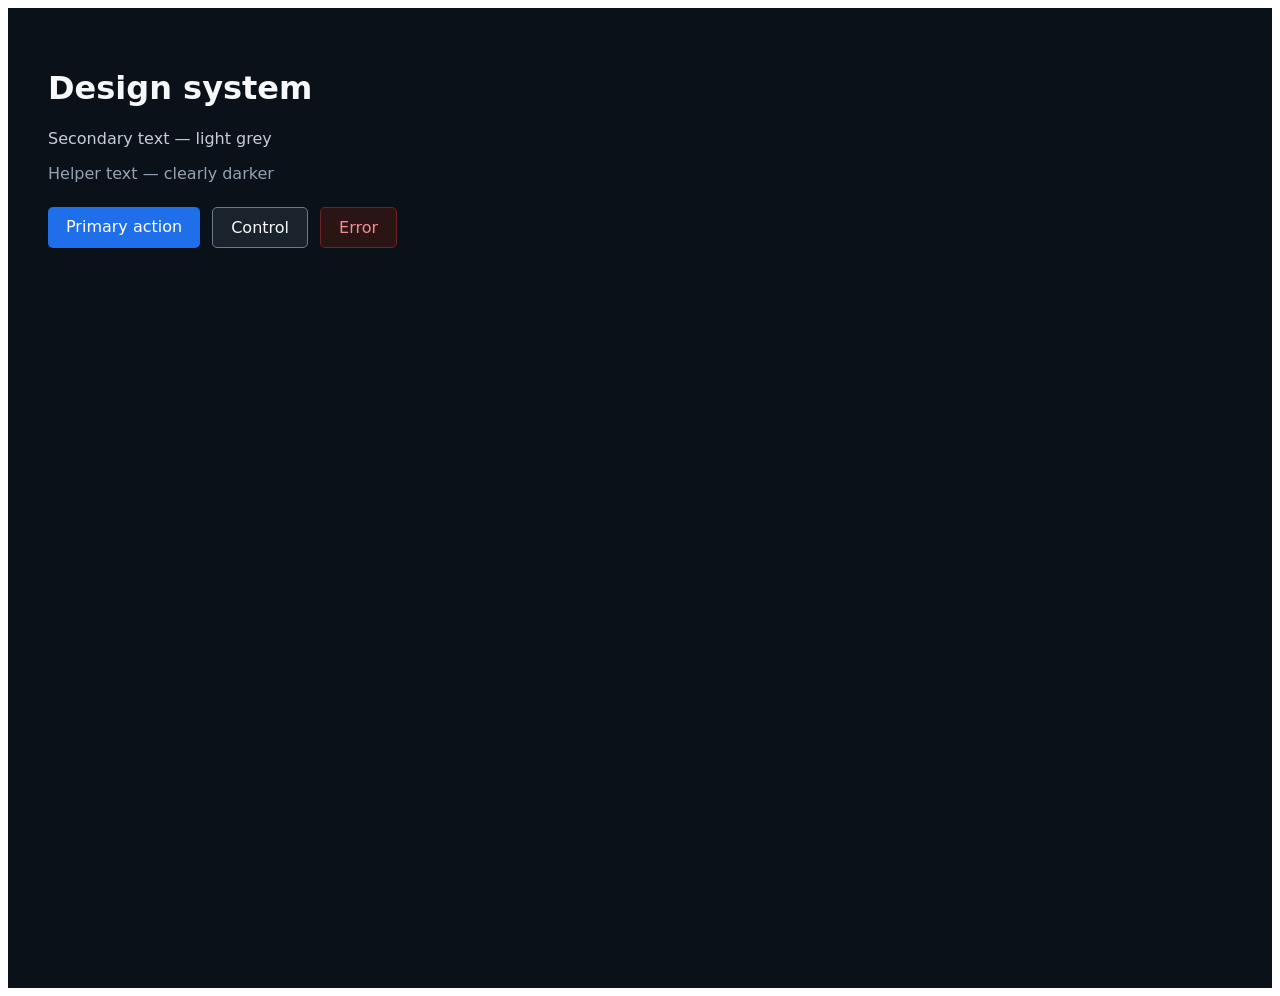
<file: examples/smoke-test.html>
<!DOCTYPE html>
<html lang="en">
<head>
<meta charset="utf-8">
<meta name="viewport" content="width=device-width, initial-scale=1">
<title>Smoke test — Enterprise Automation DS</title>

<!--
  Smoke test for the design system installation.

  Uses the TOKEN LAYER ONLY (tokens/index.css) — no component CSS. That is the
  only thing installed at README step 2, so it is the only thing this test can
  check.

  Run it:
      npx serve .          # or any static server
      -> http://localhost:3000/examples/smoke-test.html

  A passing result:
      · background is dark (not white, not pure black)
      · the three text levels differ in brightness
      · the action elements have a fill
      · the console is empty

  If anything is black or unfilled, the variable did not load — check the path
  to tokens/index.css.

  Labels here are English because this file mirrors the canonical (English)
  README. The Polish edition quotes the same fragment with Polish labels; the
  difference is cosmetic, since the test resolves tokens rather than reading copy.

  This file is a copy of the fragment in README.md section 2, step 2. If you
  change one, change the other.
-->
<!-- © 2026 Wojciech Kokoszka · MIT License · pełny tekst: LICENSE -->
<link rel="stylesheet" href="../tokens/index.css">
</head>
<body>

<div style="background:var(--bg-canvas); color:var(--text-primary);
            font-family:system-ui,sans-serif; padding:40px; min-height:100vh">

  <h1 style="color:var(--text-primary)">Design system</h1>
  <p style="color:var(--text-secondary)">Secondary text — light grey</p>
  <p style="color:var(--text-tertiary)">Helper text — clearly darker</p>

  <div style="display:flex; gap:12px; margin-top:24px">
    <div style="background:var(--accent); color:#fff; padding:10px 18px;
                border-radius:var(--r-sm)">Primary action</div>
    <div style="background:var(--bg-surface-2); border:1px solid var(--border-control);
                padding:10px 18px; border-radius:var(--r-sm)">Control</div>
    <div style="background:var(--danger-bg); color:var(--danger-text);
                border:1px solid var(--danger-bd); padding:10px 18px;
                border-radius:var(--r-sm)">Error</div>
  </div>

</div>

</body>
</html>
</file>
<file: tokens/index.css>
/* ------------------------------------------------------------------------
   DS tokens — single entry point.
   ------------------------------------------------------------------------
   GENERATED by tools/build-tokens.mjs — do not edit by hand.
   Edit index.html instead, then run: node tools/build-tokens.mjs
   Source of truth: index.html
   © 2026 Wojciech Kokoszka · MIT License · full text: LICENSE
   ------------------------------------------------------------------------ */

/* How the two themes resolve:

   :root                     dark  (default - no attribute needed)
   :root[data-theme='light'] light (overrides, wins on specificity)

   data-theme="light" on <html> switches everything; dropping the attribute
   falls back to dark. If a project should default to LIGHT, keep the
   attribute on <html> rather than swapping the blocks, which would break
   the fallback. Both layers define identical token names, so no component
   ever names a theme.

   Tailwind + shadcn users: see adapters/ instead. */

@import "./primitives.css";
@import "./semantics-dark.css";
@import "./semantics-light.css";
</file>
